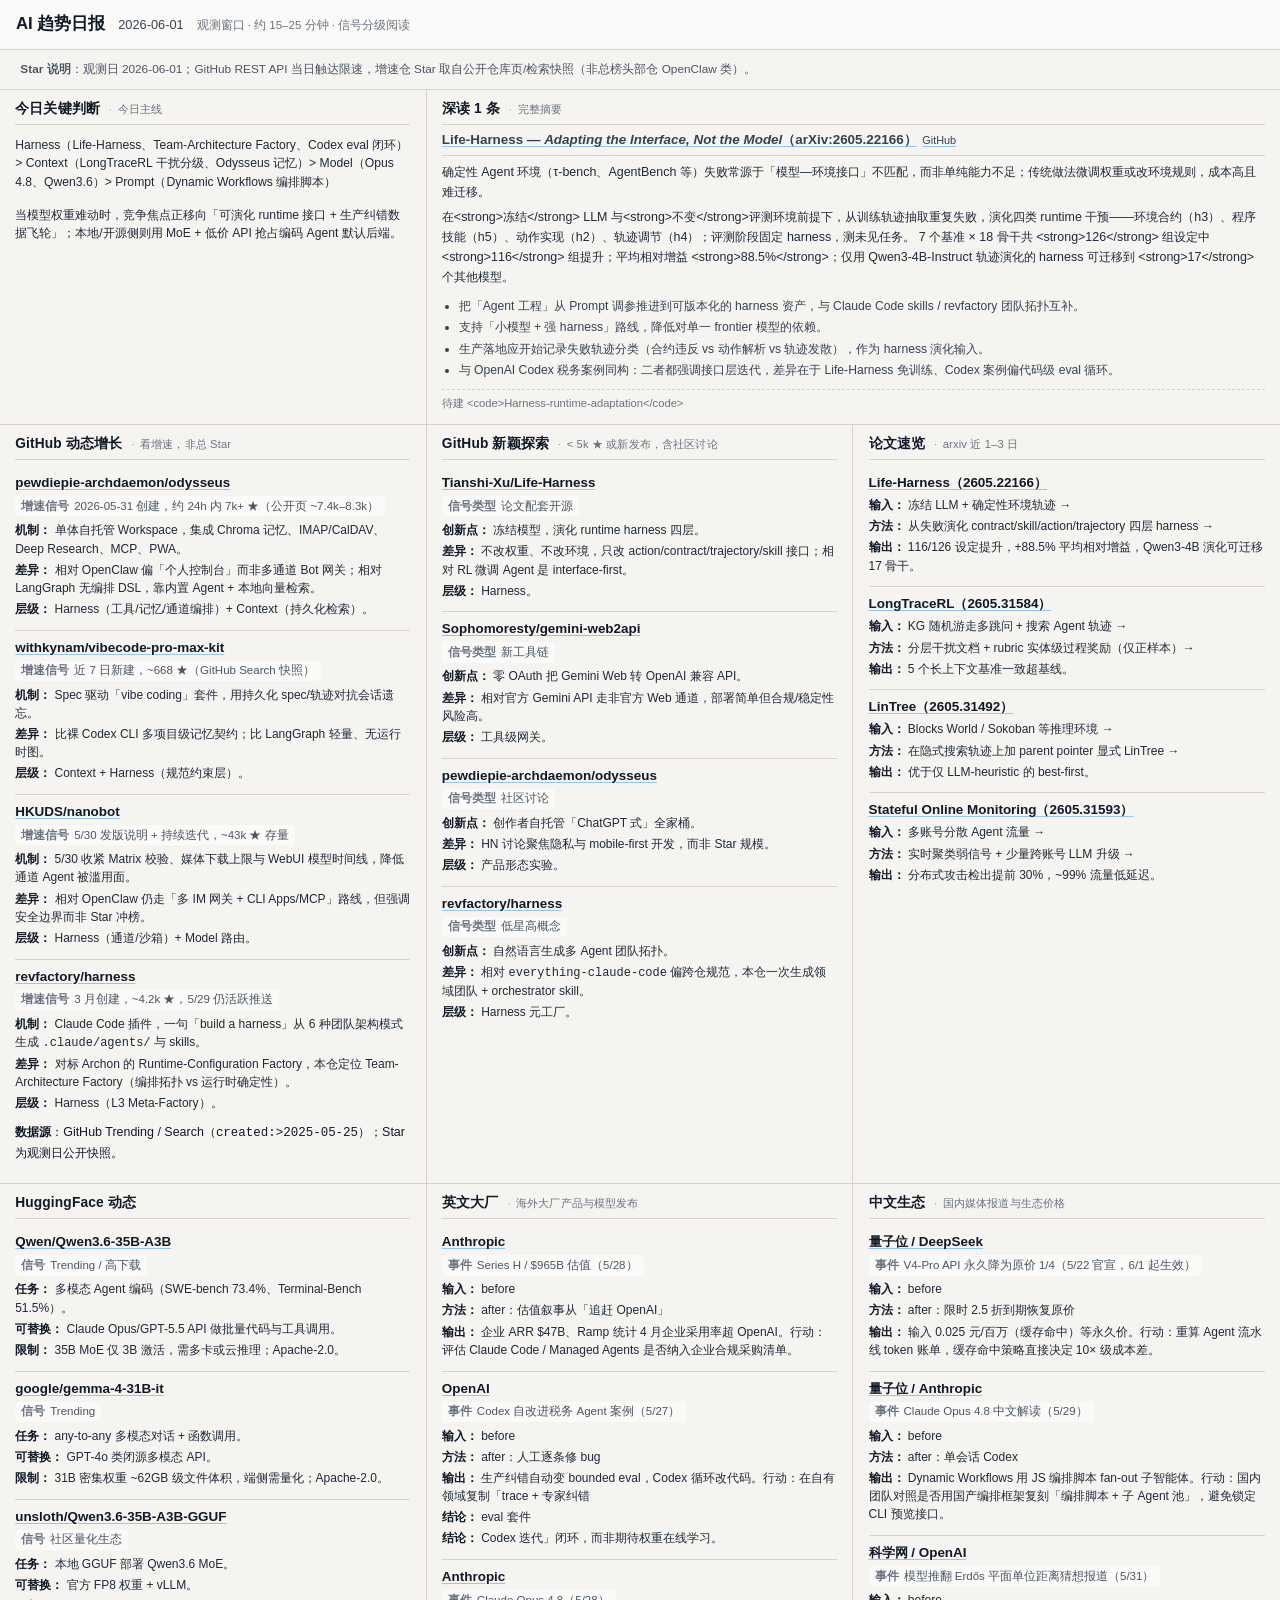
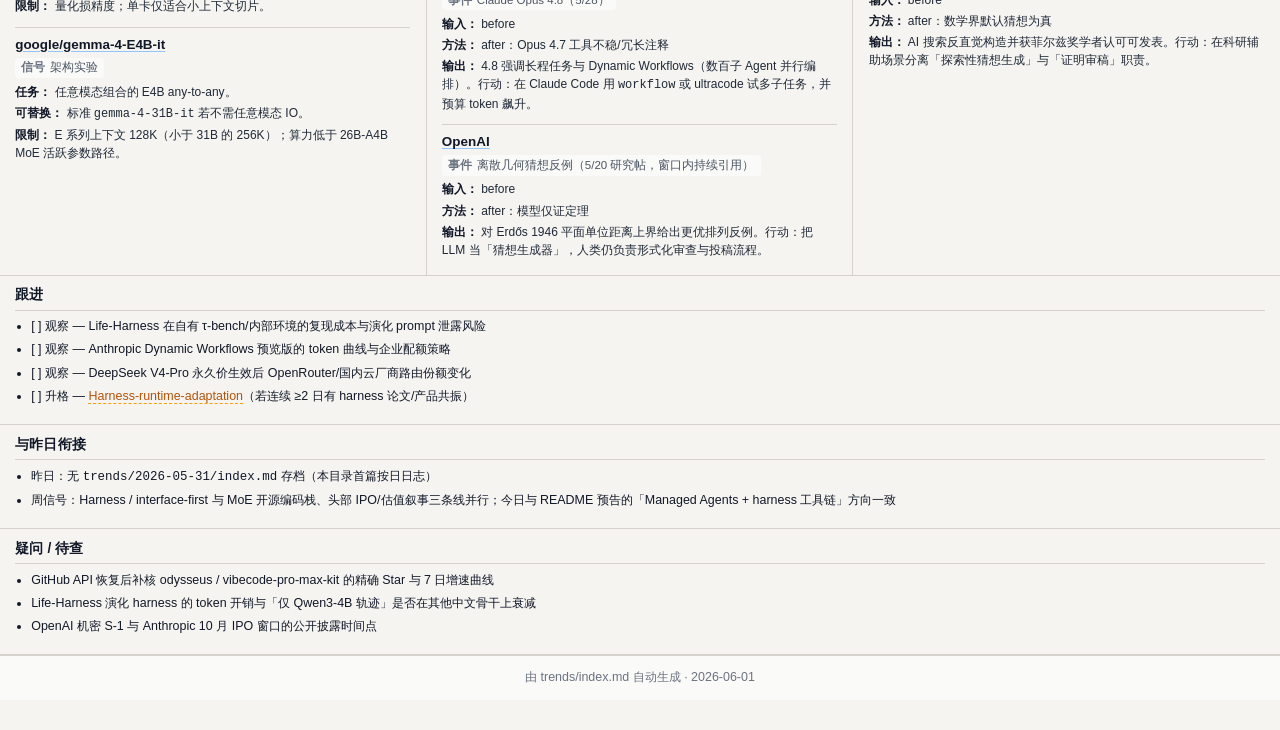
<file: trends/2026-06-01/index.html>
<!DOCTYPE html>
<html lang="zh-CN">
<head>
<meta charset="UTF-8">
<meta name="viewport" content="width=device-width, initial-scale=1">
<title>AI 趋势日报 — 2026-06-01</title>
<style>
:root {
  --bg: #f8f9fa;
  --paper: #f5f4f1;
  --rule: #d4d2cb;
  --text: #111827;
  --muted: #6b7280;
  --border: #d4d2cb;
  --accent: #ff6b3d;
  --link: #2563eb;
  --dir-fg: #9a3412;
  --dir-bg: #fff2e8;
  --sel-fg: #1e40af;
  --sel-bg: #eff6ff;
  --tool-fg: #065f46;
  --tool-bg: #ecfdf5;
}
* { box-sizing: border-box; }
body {
  font-family: "Inter", -apple-system, "PingFang SC", "Microsoft YaHei", sans-serif;
  font-size: 0.8125rem;
  background: #e2e0db;
  color: var(--text);
  line-height: 1.58;
  margin: 0;
}
.page-header {
  padding: 0.7rem 1rem;
  display: flex;
  flex-wrap: wrap;
  gap: 0.45rem 0.8rem;
  align-items: baseline;
  border-bottom: 1px solid var(--rule);
  background: #fafaf8;
}
.ph-title {
  font-size: 1.05rem;
  font-weight: 700;
  color: #111827;
}
.ph-date {
  color: #374151;
  font-size: 0.8rem;
}
.ph-meta {
  color: var(--muted);
  font-size: 0.72rem;
}
.wrap {
  display: grid;
  grid-template-columns: repeat(6, 1fr);
  column-gap: 0;
  row-gap: 0;
  align-items: stretch;
  width: 100%;
  max-width: none;
  margin: 0;
  padding: 0 0 2rem;
  background: var(--paper);
}
.wrap > * {
  grid-column: 1 / -1;
}
.section-github-growth { grid-column: 1 / 3; }
.section-github-novel { grid-column: 3 / 5; }
.section-papers { grid-column: 5 / 7; }
.section-huggingface { grid-column: 1 / 3; }
.section-bigtech-en { grid-column: 3 / 5; }
.section-bigtech-zh { grid-column: 5 / 7; }
.section-judgment { grid-column: 1 / 3; }
.section-deep { grid-column: 3 / 7; }
h2 {
  display: flex;
  flex-wrap: wrap;
  align-items: baseline;
  gap: 0.35rem 0.55rem;
  font-size: 0.86rem;
  font-weight: 700;
  margin: 0 0 0.4rem;
  padding: 0 0 0.32rem;
  border-bottom: 1px solid var(--rule);
  letter-spacing: 0.01em;
  line-height: 1.35;
}
.section-title {
  flex: 0 1 auto;
}
.section-intro {
  flex: 1 1 auto;
  font-size: 0.7rem;
  font-weight: 400;
  color: #6b7280;
  line-height: 1.4;
}
.section-intro::before {
  content: "·";
  margin-right: 0.35rem;
  color: #9ca3af;
}
h3 {
  font-size: 1.03rem;
  margin: 0.8rem 0 0.45rem;
  color: #374151;
}
.meta {
  display: flex;
  flex-wrap: wrap;
  gap: 0.35rem 0.55rem;
  align-items: center;
  font-size: 0.74rem;
  color: #4b5563;
  margin: 0;
  padding: 0.55rem 0.95rem;
  background: var(--paper);
  border-bottom: 1px solid var(--rule);
}
.meta .meta-item {
  padding: 0.08rem 0.32rem;
  border-bottom: none;
}
hr {
  display: none;
}
.section-block {
  min-width: 0;
  border-radius: 0;
  padding: 0.65rem 0.95rem 0.75rem;
  margin: 0;
  background: var(--paper);
  border-bottom: 1px solid var(--rule);
  border-right: 1px solid var(--rule);
}
.section-papers,
.section-bigtech-zh,
.section-deep,
.wrap > .section-block:not(.section-github-growth):not(.section-github-novel):not(.section-papers):not(.section-huggingface):not(.section-bigtech-en):not(.section-bigtech-zh):not(.section-judgment):not(.section-deep) {
  border-right: none;
}
p { margin: 0.45rem 0; font-size: 0.78rem; }
ul {
  margin: 0.35rem 0;
  padding-left: 1rem;
  font-size: 0.78rem;
}
li { margin: 0.22rem 0; }
.section-judgment p,
.section-judgment li {
  font-size: 0.76rem;
  line-height: 1.52;
  margin: 0.28rem 0;
}
.judgment-body {
  display: flex;
  flex-direction: column;
  gap: 0.35rem;
}
.judgment-prose {
  margin: 0;
  font-size: 0.78rem;
  line-height: 1.62;
  color: #1f2937;
}
.section-judgment ul {
  margin: 0.25rem 0;
}

.signal-list {
  display: flex;
  flex-direction: column;
  gap: 0;
  margin: 0.35rem 0 0;
  border-top: none;
}
.signal-card {
  padding: 0.5rem 0;
  margin: 0;
  border: none;
  border-bottom: 1px solid var(--rule);
}
.signal-card:last-child {
  border-bottom: none;
  padding-bottom: 0;
}
.signal-head-top {
  display: flex;
  flex-wrap: wrap;
  align-items: baseline;
  gap: 0.35rem 0.55rem;
  margin-bottom: 0.2rem;
}
.signal-title {
  font-size: 0.84rem;
  font-weight: 700;
  color: #111827;
  line-height: 1.4;
}
.signal-title a {
  color: inherit;
  text-decoration: underline;
  text-decoration-color: #93c5fd;
  text-underline-offset: 2px;
}
.signal-title a:hover {
  color: var(--link);
}
.signal-meta {
  display: flex;
  flex-wrap: wrap;
  gap: 0.3rem 0.45rem;
  margin-bottom: 0.3rem;
  font-size: 0.72rem;
  color: #4b5563;
  line-height: 1.48;
}
.signal-chip {
  background: rgba(255, 255, 255, 0.55);
  border-radius: 4px;
  padding: 0.1rem 0.38rem;
}
.confidence-low-chip {
  background: #f3f4f6;
  color: #6b7280;
}
.chip-label {
  color: #6b7280;
  font-weight: 600;
  margin-right: 0.15em;
}
.confidence-badge {
  font-size: 0.65rem;
  font-weight: 600;
  margin-left: 0.35rem;
  padding: 0.05rem 0.3rem;
  border-radius: 3px;
}
.confidence-high {
  color: #065f46;
  background: #ecfdf5;
}
.confidence-low {
  color: #6b7280;
  background: #f3f4f6;
}
.signal-body {
  font-size: 0.75rem;
  margin: 0.15rem 0 0.22rem;
}
.signal-body .kv-row {
  margin: 0.18rem 0;
}
.signal-plain {
  margin: 0;
  line-height: 1.65;
  color: #1f2937;
}
.signal-lead {
  margin: 0 0 0.2rem;
  font-size: 0.74rem;
  font-weight: 600;
  color: #374151;
  line-height: 1.45;
}
.signal-prose {
  margin: 0.2rem 0 0;
  line-height: 1.58;
  color: #1f2937;
}
.signal-prose-list {
  margin: 0.2rem 0 0;
  padding-left: 1.05rem;
  list-style: disc;
  color: #1f2937;
  font-size: 0.75rem;
  line-height: 1.55;
}
.signal-prose-list li {
  margin: 0.14rem 0;
}
.insight-action {
  margin: 0.35rem 0 0;
  padding: 0.28rem 0 0.28rem 0.45rem;
  border-left: 2px solid #93c5fd;
  font-size: 0.75rem;
  line-height: 1.52;
  color: #1e3a5f;
}
.insight-list {
  margin: 0.15rem 0 0.2rem;
  padding-left: 1rem;
  list-style: disc;
}
.insight-list li {
  margin: 0.12rem 0;
  line-height: 1.5;
}
.kv-row {
  margin: 0.18rem 0;
  line-height: 1.52;
  font-size: 0.75rem;
  color: #1f2937;
}
.field-label {
  font-weight: 700;
  color: #111827;
}
.field-label::after {
  content: "：";
  font-weight: 700;
}
.field-head {
  margin: 0.22rem 0 0.1rem;
  font-size: 0.76rem;
  font-weight: 700;
  color: #374151;
  line-height: 1.35;
}
.field-head::after {
  content: "：";
}

.badge-dir,
.badge-sel,
.badge-tool {
  display: inline-flex;
  align-items: center;
  border-radius: 999px;
  border: 1px solid transparent;
  padding: 0.08rem 0.52rem;
  font-size: 0.68rem;
  font-weight: 700;
  line-height: 1.35;
  white-space: nowrap;
}
.badge-dir { color: var(--dir-fg); background: var(--dir-bg); border-color: #fed7aa; }
.badge-sel { color: var(--sel-fg); background: var(--sel-bg); border-color: #bfdbfe; }
.badge-tool { color: var(--tool-fg); background: var(--tool-bg); border-color: #bbf7d0; }

.wikilink {
  color: #b45309;
  border-bottom: 1px dashed #f59e0b;
}

.deep-article {
  margin: 0.25rem 0 0;
  font-size: 0.75rem;
  line-height: 1.52;
}
.deep-head {
  display: flex;
  flex-wrap: wrap;
  align-items: baseline;
  gap: 0.3rem 0.45rem;
  margin-bottom: 0.35rem;
  padding-bottom: 0.32rem;
  border-bottom: 1px solid var(--rule);
}
.deep-title {
  margin: 0;
  font-size: 0.84rem;
  font-weight: 700;
  line-height: 1.4;
  flex: 1 1 12rem;
}
.deep-title a {
  color: inherit;
  text-decoration: underline;
  text-decoration-color: #93c5fd;
  text-underline-offset: 2px;
}
.deep-title a:hover {
  color: var(--link);
}
.deep-aux {
  font-size: 0.68rem;
  font-weight: 400;
  white-space: nowrap;
}
.deep-aux-link {
  color: var(--link);
  text-decoration: none;
  margin-left: 0.35rem;
}
.deep-aux-link:hover {
  text-decoration: underline;
}
.deep-body {
  display: flex;
  flex-direction: column;
  gap: 0.28rem;
}
.deep-prose {
  margin: 0;
  color: #1f2937;
  line-height: 1.62;
  font-size: 0.78rem;
}
.deep-prose-list {
  margin: 0.2rem 0 0;
  padding-left: 1.05rem;
  list-style: disc;
  font-size: 0.76rem;
  line-height: 1.55;
  color: #374151;
}
.deep-prose-list li {
  margin: 0.14rem 0;
}
.deep-foot {
  margin: 0.2rem 0 0;
  padding-top: 0.28rem;
  border-top: 1px dashed var(--rule);
  font-size: 0.7rem;
  color: #6b7280;
}

.footer {
  margin: 0;
  padding: 0.75rem 1.1rem;
  text-align: center;
  color: var(--muted);
  font-size: 0.78rem;
  background: #fafaf8;
  border-top: 1px solid var(--rule);
}

@media (max-width: 900px) {
  .wrap {
    display: block;
  }
  .section-block {
    border-right: none;
  }
}
@media (max-width: 760px) {
  .page-header { padding: 0.72rem 0.6rem; }
  .wrap { padding: 0 0 1.5rem; }
  .meta { padding: 0.55rem 0.75rem; }
  .section-block { padding: 0.55rem 0.7rem 0.65rem; }
}
</style>
</head>
<body>
<header class="page-header"><span class="ph-title">AI 趋势日报</span><span class="ph-date">2026-06-01</span><span class="ph-meta">观测窗口 · 约 15–25 分钟 · 信号分级阅读</span></header>
<div class="wrap">
<div class="meta"><span class="meta-item"><strong>Star 说明</strong>：观测日 2026-06-01；GitHub REST API 当日触达限速，增速仓 Star 取自公开仓库页/检索快照（非总榜头部仓 OpenClaw 类）。</span></div>
<hr>
<section class="section-block section-judgment"><h2 id="judgment"><span class="section-title">今日关键判断</span><span class="section-intro">今日主线</span></h2><div class="judgment-body"><p class="judgment-prose">Harness（Life-Harness、Team-Architecture Factory、Codex eval 闭环）&gt; Context（LongTraceRL 干扰分级、Odysseus 记忆）&gt; Model（Opus 4.8、Qwen3.6）&gt; Prompt（Dynamic Workflows 编排脚本）</p><p class="judgment-prose">当模型权重难动时，竞争焦点正移向「可演化 runtime 接口 + 生产纠错数据飞轮」；本地/开源侧则用 MoE + 低价 API 抢占编码 Agent 默认后端。</p></div></section><section class="section-block section-deep"><h2 id="deep-dive"><span class="section-title">深读 1 条</span><span class="section-intro">完整摘要</span></h2>
<article class="deep-article"><header class="deep-head"><h3 class="deep-title"><a href="https://arxiv.org/abs/2605.22166" target="_blank" rel="noopener">Life-Harness — <em>Adapting the Interface, Not the Model</em>（arXiv:2605.22166）</a><span class="deep-aux"><a class="deep-aux-link" href="https://github.com/Tianshi-Xu/Life-Harness" target="_blank" rel="noopener">GitHub</a></span></h3></header><div class="deep-body"><p class="deep-prose">确定性 Agent 环境（τ-bench、AgentBench 等）失败常源于「模型—环境接口」不匹配，而非单纯能力不足；传统做法微调权重或改环境规则，成本高且难迁移。</p><p class="deep-prose">在&lt;strong&gt;冻结&lt;/strong&gt; LLM 与&lt;strong&gt;不变&lt;/strong&gt;评测环境前提下，从训练轨迹抽取重复失败，演化四类 runtime 干预——环境合约（h3）、程序技能（h5）、动作实现（h2）、轨迹调节（h4）；评测阶段固定 harness，测未见任务。 7 个基准 × 18 骨干共 &lt;strong&gt;126&lt;/strong&gt; 组设定中 &lt;strong&gt;116&lt;/strong&gt; 组提升；平均相对增益 &lt;strong&gt;88.5%&lt;/strong&gt;；仅用 Qwen3-4B-Instruct 轨迹演化的 harness 可迁移到 &lt;strong&gt;17&lt;/strong&gt; 个其他模型。</p><ul class="deep-prose-list"><li>把「Agent 工程」从 Prompt 调参推进到可版本化的 harness 资产，与 Claude Code skills / revfactory 团队拓扑互补。</li><li>支持「小模型 + 强 harness」路线，降低对单一 frontier 模型的依赖。</li><li>生产落地应开始记录失败轨迹分类（合约违反 vs 动作解析 vs 轨迹发散），作为 harness 演化输入。</li><li>与 OpenAI Codex 税务案例同构：二者都强调接口层迭代，差异在于 Life-Harness 免训练、Codex 案例偏代码级 eval 循环。</li></ul><p class="deep-foot">待建 &lt;code&gt;Harness-runtime-adaptation&lt;/code&gt;</p></div></article>
</section><section class="section-block section-github-growth"><h2 id="github-growth"><span class="section-title">GitHub 动态增长</span><span class="section-intro">看增速，非总 Star</span></h2>
<div class="signal-list"><article class="signal-card"><header class="signal-head"><div class="signal-head-top"><strong class="signal-title"><a href="https://github.com/pewdiepie-archdaemon/odysseus" target="_blank" rel="noopener">pewdiepie-archdaemon/odysseus</a></strong></div><div class="signal-meta"><span class="signal-chip"><span class="chip-label">增速信号</span> 2026-05-31 创建，约 24h 内 7k+ ★（公开页 ~7.4k–8.3k）</span></div></header><div class="signal-body"><p class="kv-row"><strong class="field-label">机制</strong> 单体自托管 Workspace，集成 Chroma 记忆、IMAP/CalDAV、Deep Research、MCP、PWA。</p><p class="kv-row"><strong class="field-label">差异</strong> 相对 OpenClaw 偏「个人控制台」而非多通道 Bot 网关；相对 LangGraph 无编排 DSL，靠内置 Agent + 本地向量检索。</p><p class="kv-row"><strong class="field-label">层级</strong> Harness（工具/记忆/通道编排）+ Context（持久化检索）。</p></div></article><article class="signal-card"><header class="signal-head"><div class="signal-head-top"><strong class="signal-title"><a href="https://github.com/withkynam/vibecode-pro-max-kit" target="_blank" rel="noopener">withkynam/vibecode-pro-max-kit</a></strong></div><div class="signal-meta"><span class="signal-chip"><span class="chip-label">增速信号</span> 近 7 日新建，~668 ★（GitHub Search 快照）</span></div></header><div class="signal-body"><p class="kv-row"><strong class="field-label">机制</strong> Spec 驱动「vibe coding」套件，用持久化 spec/轨迹对抗会话遗忘。</p><p class="kv-row"><strong class="field-label">差异</strong> 比裸 Codex CLI 多项目级记忆契约；比 LangGraph 轻量、无运行时图。</p><p class="kv-row"><strong class="field-label">层级</strong> Context + Harness（规范约束层）。</p></div></article><article class="signal-card"><header class="signal-head"><div class="signal-head-top"><strong class="signal-title"><a href="https://github.com/HKUDS/nanobot" target="_blank" rel="noopener">HKUDS/nanobot</a></strong></div><div class="signal-meta"><span class="signal-chip"><span class="chip-label">增速信号</span> 5/30 发版说明 + 持续迭代，~43k ★ 存量</span></div></header><div class="signal-body"><p class="kv-row"><strong class="field-label">机制</strong> 5/30 收紧 Matrix 校验、媒体下载上限与 WebUI 模型时间线，降低通道 Agent 被滥用面。</p><p class="kv-row"><strong class="field-label">差异</strong> 相对 OpenClaw 仍走「多 IM 网关 + CLI Apps/MCP」路线，但强调安全边界而非 Star 冲榜。</p><p class="kv-row"><strong class="field-label">层级</strong> Harness（通道/沙箱）+ Model 路由。</p></div></article><article class="signal-card"><header class="signal-head"><div class="signal-head-top"><strong class="signal-title"><a href="https://github.com/revfactory/harness" target="_blank" rel="noopener">revfactory/harness</a></strong></div><div class="signal-meta"><span class="signal-chip"><span class="chip-label">增速信号</span> 3 月创建，~4.2k ★，5/29 仍活跃推送</span></div></header><div class="signal-body"><p class="kv-row"><strong class="field-label">机制</strong> Claude Code 插件，一句「build a harness」从 6 种团队架构模式生成 <code>.claude/agents/</code> 与 skills。</p><p class="kv-row"><strong class="field-label">差异</strong> 对标 Archon 的 Runtime-Configuration Factory，本仓定位 Team-Architecture Factory（编排拓扑 vs 运行时确定性）。</p><p class="kv-row"><strong class="field-label">层级</strong> Harness（L3 Meta-Factory）。</p></div></article></div>
<p><strong>数据源</strong>：GitHub Trending / Search（<code>created:&gt;2025-05-25</code>）；Star 为观测日公开快照。</p>
</section><section class="section-block section-github-novel"><h2 id="github-novel"><span class="section-title">GitHub 新颖探索</span><span class="section-intro">&lt; 5k ★ 或新发布，含社区讨论</span></h2>
<div class="signal-list"><article class="signal-card"><header class="signal-head"><div class="signal-head-top"><strong class="signal-title"><a href="https://github.com/Tianshi-Xu/Life-Harness" target="_blank" rel="noopener">Tianshi-Xu/Life-Harness</a></strong></div><div class="signal-meta"><span class="signal-chip"><span class="chip-label">信号类型</span> 论文配套开源</span></div></header><div class="signal-body"><p class="kv-row"><strong class="field-label">创新点</strong> 冻结模型，演化 runtime harness 四层。</p><p class="kv-row"><strong class="field-label">差异</strong> 不改权重、不改环境，只改 action/contract/trajectory/skill 接口；相对 RL 微调 Agent 是 interface-first。</p><p class="kv-row"><strong class="field-label">层级</strong> Harness。</p></div></article><article class="signal-card"><header class="signal-head"><div class="signal-head-top"><strong class="signal-title"><a href="https://github.com/Sophomoresty/gemini-web2api" target="_blank" rel="noopener">Sophomoresty/gemini-web2api</a></strong></div><div class="signal-meta"><span class="signal-chip"><span class="chip-label">信号类型</span> 新工具链</span></div></header><div class="signal-body"><p class="kv-row"><strong class="field-label">创新点</strong> 零 OAuth 把 Gemini Web 转 OpenAI 兼容 API。</p><p class="kv-row"><strong class="field-label">差异</strong> 相对官方 Gemini API 走非官方 Web 通道，部署简单但合规/稳定性风险高。</p><p class="kv-row"><strong class="field-label">层级</strong> 工具级网关。</p></div></article><article class="signal-card"><header class="signal-head"><div class="signal-head-top"><strong class="signal-title"><a href="https://github.com/pewdiepie-archdaemon/odysseus" target="_blank" rel="noopener">pewdiepie-archdaemon/odysseus</a></strong></div><div class="signal-meta"><span class="signal-chip"><span class="chip-label">信号类型</span> 社区讨论</span></div></header><div class="signal-body"><p class="kv-row"><strong class="field-label">创新点</strong> 创作者自托管「ChatGPT 式」全家桶。</p><p class="kv-row"><strong class="field-label">差异</strong> HN 讨论聚焦隐私与 mobile-first 开发，而非 Star 规模。</p><p class="kv-row"><strong class="field-label">层级</strong> 产品形态实验。</p></div></article><article class="signal-card"><header class="signal-head"><div class="signal-head-top"><strong class="signal-title"><a href="https://github.com/revfactory/harness" target="_blank" rel="noopener">revfactory/harness</a></strong></div><div class="signal-meta"><span class="signal-chip"><span class="chip-label">信号类型</span> 低星高概念</span></div></header><div class="signal-body"><p class="kv-row"><strong class="field-label">创新点</strong> 自然语言生成多 Agent 团队拓扑。</p><p class="kv-row"><strong class="field-label">差异</strong> 相对 <code>everything-claude-code</code> 偏跨仓规范，本仓一次生成领域团队 + orchestrator skill。</p><p class="kv-row"><strong class="field-label">层级</strong> Harness 元工厂。</p></div></article></div>
</section><section class="section-block section-papers"><h2 id="papers"><span class="section-title">论文速览</span><span class="section-intro">arxiv 近 1–3 日</span></h2>
<div class="signal-list"><article class="signal-card"><header class="signal-head"><div class="signal-head-top"><strong class="signal-title"><a href="https://arxiv.org/abs/2605.22166" target="_blank" rel="noopener">Life-Harness（2605.22166）</a></strong></div></header><div class="signal-body"><p class="kv-row"><strong class="field-label">输入</strong> 冻结 LLM + 确定性环境轨迹 →</p><p class="kv-row"><strong class="field-label">方法</strong> 从失败演化 contract/skill/action/trajectory 四层 harness →</p><p class="kv-row"><strong class="field-label">输出</strong> 116/126 设定提升，+88.5% 平均相对增益，Qwen3-4B 演化可迁移 17 骨干。</p></div></article><article class="signal-card"><header class="signal-head"><div class="signal-head-top"><strong class="signal-title"><a href="https://arxiv.org/abs/2605.31584" target="_blank" rel="noopener">LongTraceRL（2605.31584）</a></strong></div></header><div class="signal-body"><p class="kv-row"><strong class="field-label">输入</strong> KG 随机游走多跳问 + 搜索 Agent 轨迹 →</p><p class="kv-row"><strong class="field-label">方法</strong> 分层干扰文档 + rubric 实体级过程奖励（仅正样本）→</p><p class="kv-row"><strong class="field-label">输出</strong> 5 个长上下文基准一致超基线。</p></div></article><article class="signal-card"><header class="signal-head"><div class="signal-head-top"><strong class="signal-title"><a href="https://arxiv.org/abs/2605.31492" target="_blank" rel="noopener">LinTree（2605.31492）</a></strong></div></header><div class="signal-body"><p class="kv-row"><strong class="field-label">输入</strong> Blocks World / Sokoban 等推理环境 →</p><p class="kv-row"><strong class="field-label">方法</strong> 在隐式搜索轨迹上加 parent pointer 显式 LinTree →</p><p class="kv-row"><strong class="field-label">输出</strong> 优于仅 LLM-heuristic 的 best-first。</p></div></article><article class="signal-card"><header class="signal-head"><div class="signal-head-top"><strong class="signal-title"><a href="https://arxiv.org/abs/2605.31593" target="_blank" rel="noopener">Stateful Online Monitoring（2605.31593）</a></strong></div></header><div class="signal-body"><p class="kv-row"><strong class="field-label">输入</strong> 多账号分散 Agent 流量 →</p><p class="kv-row"><strong class="field-label">方法</strong> 实时聚类弱信号 + 少量跨账号 LLM 升级 →</p><p class="kv-row"><strong class="field-label">输出</strong> 分布式攻击检出提前 30%，~99% 流量低延迟。</p></div></article></div>
</section><section class="section-block section-huggingface"><h2 id="huggingface"><span class="section-title">HuggingFace 动态</span></h2>
<div class="signal-list"><article class="signal-card"><header class="signal-head"><div class="signal-head-top"><strong class="signal-title"><a href="https://huggingface.co/Qwen/Qwen3.6-35B-A3B" target="_blank" rel="noopener">Qwen/Qwen3.6-35B-A3B</a></strong></div><div class="signal-meta"><span class="signal-chip"><span class="chip-label">信号</span> Trending / 高下载</span></div></header><div class="signal-body"><p class="kv-row"><strong class="field-label">任务</strong> 多模态 Agent 编码（SWE-bench 73.4%、Terminal-Bench 51.5%）。</p><p class="kv-row"><strong class="field-label">可替换</strong> Claude Opus/GPT-5.5 API 做批量代码与工具调用。</p><p class="kv-row"><strong class="field-label">限制</strong> 35B MoE 仅 3B 激活，需多卡或云推理；Apache-2.0。</p></div></article><article class="signal-card"><header class="signal-head"><div class="signal-head-top"><strong class="signal-title"><a href="https://huggingface.co/google/gemma-4-31B-it" target="_blank" rel="noopener">google/gemma-4-31B-it</a></strong></div><div class="signal-meta"><span class="signal-chip"><span class="chip-label">信号</span> Trending</span></div></header><div class="signal-body"><p class="kv-row"><strong class="field-label">任务</strong> any-to-any 多模态对话 + 函数调用。</p><p class="kv-row"><strong class="field-label">可替换</strong> GPT-4o 类闭源多模态 API。</p><p class="kv-row"><strong class="field-label">限制</strong> 31B 密集权重 ~62GB 级文件体积，端侧需量化；Apache-2.0。</p></div></article><article class="signal-card"><header class="signal-head"><div class="signal-head-top"><strong class="signal-title"><a href="https://huggingface.co/unsloth/Qwen3.6-35B-A3B-GGUF" target="_blank" rel="noopener">unsloth/Qwen3.6-35B-A3B-GGUF</a></strong></div><div class="signal-meta"><span class="signal-chip"><span class="chip-label">信号</span> 社区量化生态</span></div></header><div class="signal-body"><p class="kv-row"><strong class="field-label">任务</strong> 本地 GGUF 部署 Qwen3.6 MoE。</p><p class="kv-row"><strong class="field-label">可替换</strong> 官方 FP8 权重 + vLLM。</p><p class="kv-row"><strong class="field-label">限制</strong> 量化损精度；单卡仅适合小上下文切片。</p></div></article><article class="signal-card"><header class="signal-head"><div class="signal-head-top"><strong class="signal-title"><a href="https://huggingface.co/google/gemma-4-E4B-it" target="_blank" rel="noopener">google/gemma-4-E4B-it</a></strong></div><div class="signal-meta"><span class="signal-chip"><span class="chip-label">信号</span> 架构实验</span></div></header><div class="signal-body"><p class="kv-row"><strong class="field-label">任务</strong> 任意模态组合的 E4B any-to-any。</p><p class="kv-row"><strong class="field-label">可替换</strong> 标准 <code>gemma-4-31B-it</code> 若不需任意模态 IO。</p><p class="kv-row"><strong class="field-label">限制</strong> E 系列上下文 128K（小于 31B 的 256K）；算力低于 26B-A4B MoE 活跃参数路径。</p></div></article></div>
</section><section class="section-block section-bigtech-en"><h2 id="bigtech-en"><span class="section-title">英文大厂</span><span class="section-intro">海外大厂产品与模型发布</span></h2><div class="signal-list"><article class="signal-card"><header class="signal-head"><div class="signal-head-top"><strong class="signal-title"><a href="https://www.anthropic.com/news/anthropic-raises-65b-in-series-h-funding-at-965b-post-money-valuation" target="_blank" rel="noopener">Anthropic</a></strong></div><div class="signal-meta"><span class="signal-chip"><span class="chip-label">事件</span> Series H / $965B 估值（5/28）</span></div></header><div class="signal-body"><p class="kv-row"><strong class="field-label">输入</strong> before</p><p class="kv-row"><strong class="field-label">方法</strong> after：估值叙事从「追赶 OpenAI」</p><p class="kv-row"><strong class="field-label">输出</strong> 企业 ARR $47B、Ramp 统计 4 月企业采用率超 OpenAI。行动：评估 Claude Code / Managed Agents 是否纳入企业合规采购清单。</p></div></article><article class="signal-card"><header class="signal-head"><div class="signal-head-top"><strong class="signal-title"><a href="https://openai.com/index/building-self-improving-tax-agents-with-codex/" target="_blank" rel="noopener">OpenAI</a></strong></div><div class="signal-meta"><span class="signal-chip"><span class="chip-label">事件</span> Codex 自改进税务 Agent 案例（5/27）</span></div></header><div class="signal-body"><p class="kv-row"><strong class="field-label">输入</strong> before</p><p class="kv-row"><strong class="field-label">方法</strong> after：人工逐条修 bug</p><p class="kv-row"><strong class="field-label">输出</strong> 生产纠错自动变 bounded eval，Codex 循环改代码。行动：在自有领域复制「trace + 专家纠错</p><p class="kv-row"><strong class="field-label">结论</strong> eval 套件</p><p class="kv-row"><strong class="field-label">结论</strong> Codex 迭代」闭环，而非期待权重在线学习。</p></div></article><article class="signal-card"><header class="signal-head"><div class="signal-head-top"><strong class="signal-title"><a href="https://www.anthropic.com/news/claude-opus-4-8" target="_blank" rel="noopener">Anthropic</a></strong></div><div class="signal-meta"><span class="signal-chip"><span class="chip-label">事件</span> Claude Opus 4.8（5/28）</span></div></header><div class="signal-body"><p class="kv-row"><strong class="field-label">输入</strong> before</p><p class="kv-row"><strong class="field-label">方法</strong> after：Opus 4.7 工具不稳/冗长注释</p><p class="kv-row"><strong class="field-label">输出</strong> 4.8 强调长程任务与 Dynamic Workflows（数百子 Agent 并行编排）。行动：在 Claude Code 用 <code>workflow</code> 或 ultracode 试多子任务，并预算 token 飙升。</p></div></article><article class="signal-card"><header class="signal-head"><div class="signal-head-top"><strong class="signal-title"><a href="https://openai.com/index/discrete-geometry-conjecture/" target="_blank" rel="noopener">OpenAI</a></strong></div><div class="signal-meta"><span class="signal-chip"><span class="chip-label">事件</span> 离散几何猜想反例（5/20 研究帖，窗口内持续引用）</span></div></header><div class="signal-body"><p class="kv-row"><strong class="field-label">输入</strong> before</p><p class="kv-row"><strong class="field-label">方法</strong> after：模型仅证定理</p><p class="kv-row"><strong class="field-label">输出</strong> 对 Erdős 1946 平面单位距离上界给出更优排列反例。行动：把 LLM 当「猜想生成器」，人类仍负责形式化审查与投稿流程。</p></div></article></div></section><section class="section-block section-bigtech-zh"><h2 id="bigtech-zh"><span class="section-title">中文生态</span><span class="section-intro">国内媒体报道与生态价格</span></h2><div class="signal-list"><article class="signal-card"><header class="signal-head"><div class="signal-head-top"><strong class="signal-title"><a href="https://www.qbitai.com/2026/05/423162.html" target="_blank" rel="noopener">量子位 / DeepSeek</a></strong></div><div class="signal-meta"><span class="signal-chip"><span class="chip-label">事件</span> V4-Pro API 永久降为原价 1/4（5/22 官宣，6/1 起生效）</span></div></header><div class="signal-body"><p class="kv-row"><strong class="field-label">输入</strong> before</p><p class="kv-row"><strong class="field-label">方法</strong> after：限时 2.5 折到期恢复原价</p><p class="kv-row"><strong class="field-label">输出</strong> 输入 0.025 元/百万（缓存命中）等永久价。行动：重算 Agent 流水线 token 账单，缓存命中策略直接决定 10× 级成本差。</p></div></article><article class="signal-card"><header class="signal-head"><div class="signal-head-top"><strong class="signal-title"><a href="https://www.qbitai.com/2026/05/426314.html" target="_blank" rel="noopener">量子位 / Anthropic</a></strong></div><div class="signal-meta"><span class="signal-chip"><span class="chip-label">事件</span> Claude Opus 4.8 中文解读（5/29）</span></div></header><div class="signal-body"><p class="kv-row"><strong class="field-label">输入</strong> before</p><p class="kv-row"><strong class="field-label">方法</strong> after：单会话 Codex</p><p class="kv-row"><strong class="field-label">输出</strong> Dynamic Workflows 用 JS 编排脚本 fan-out 子智能体。行动：国内团队对照是否用国产编排框架复刻「编排脚本 + 子 Agent 池」，避免锁定 CLI 预览接口。</p></div></article><article class="signal-card"><header class="signal-head"><div class="signal-head-top"><strong class="signal-title"><a href="https://news.sciencenet.cn/htmlnews/2026/5/565727.shtm" target="_blank" rel="noopener">科学网 / OpenAI</a></strong></div><div class="signal-meta"><span class="signal-chip"><span class="chip-label">事件</span> 模型推翻 Erdős 平面单位距离猜想报道（5/31）</span></div></header><div class="signal-body"><p class="kv-row"><strong class="field-label">输入</strong> before</p><p class="kv-row"><strong class="field-label">方法</strong> after：数学界默认猜想为真</p><p class="kv-row"><strong class="field-label">输出</strong> AI 搜索反直觉构造并获菲尔兹奖学者认可可发表。行动：在科研辅助场景分离「探索性猜想生成」与「证明审稿」职责。</p></div></article></div></section><section class="section-block"><h2 id="八-跟进"><span class="section-title">跟进</span></h2>
<ul>
<li>[ ] 观察 — Life-Harness 在自有 τ-bench/内部环境的复现成本与演化 prompt 泄露风险</li>
<li>[ ] 观察 — Anthropic Dynamic Workflows 预览版的 token 曲线与企业配额策略</li>
<li>[ ] 观察 — DeepSeek V4-Pro 永久价生效后 OpenRouter/国内云厂商路由份额变化</li>
<li>[ ] 升格 — <span class="wikilink" title="Harness-runtime-adaptation">Harness-runtime-adaptation</span>（若连续 ≥2 日有 harness 论文/产品共振）</li>
</ul>
</section><section class="section-block"><h2 id="九-与昨日衔接"><span class="section-title">与昨日衔接</span></h2>
<ul>
<li>昨日：无 <code>trends/2026-05-31/index.md</code> 存档（本目录首篇按日日志）</li>
<li>周信号：Harness / interface-first 与 MoE 开源编码栈、头部 IPO/估值叙事三条线并行；今日与 README 预告的「Managed Agents + harness 工具链」方向一致</li>
</ul>
</section><section class="section-block"><h2 id="十-疑问-待查"><span class="section-title">疑问 / 待查</span></h2>
<ul>
<li>GitHub API 恢复后补核 odysseus / vibecode-pro-max-kit 的精确 Star 与 7 日增速曲线</li>
<li>Life-Harness 演化 harness 的 token 开销与「仅 Qwen3-4B 轨迹」是否在其他中文骨干上衰减</li>
<li>OpenAI 机密 S-1 与 Anthropic 10 月 IPO 窗口的公开披露时间点</li>
</ul></section>
<p class="footer">由 trends/index.md 自动生成 · 2026-06-01</p>
</div>
</body>
</html>
</file>
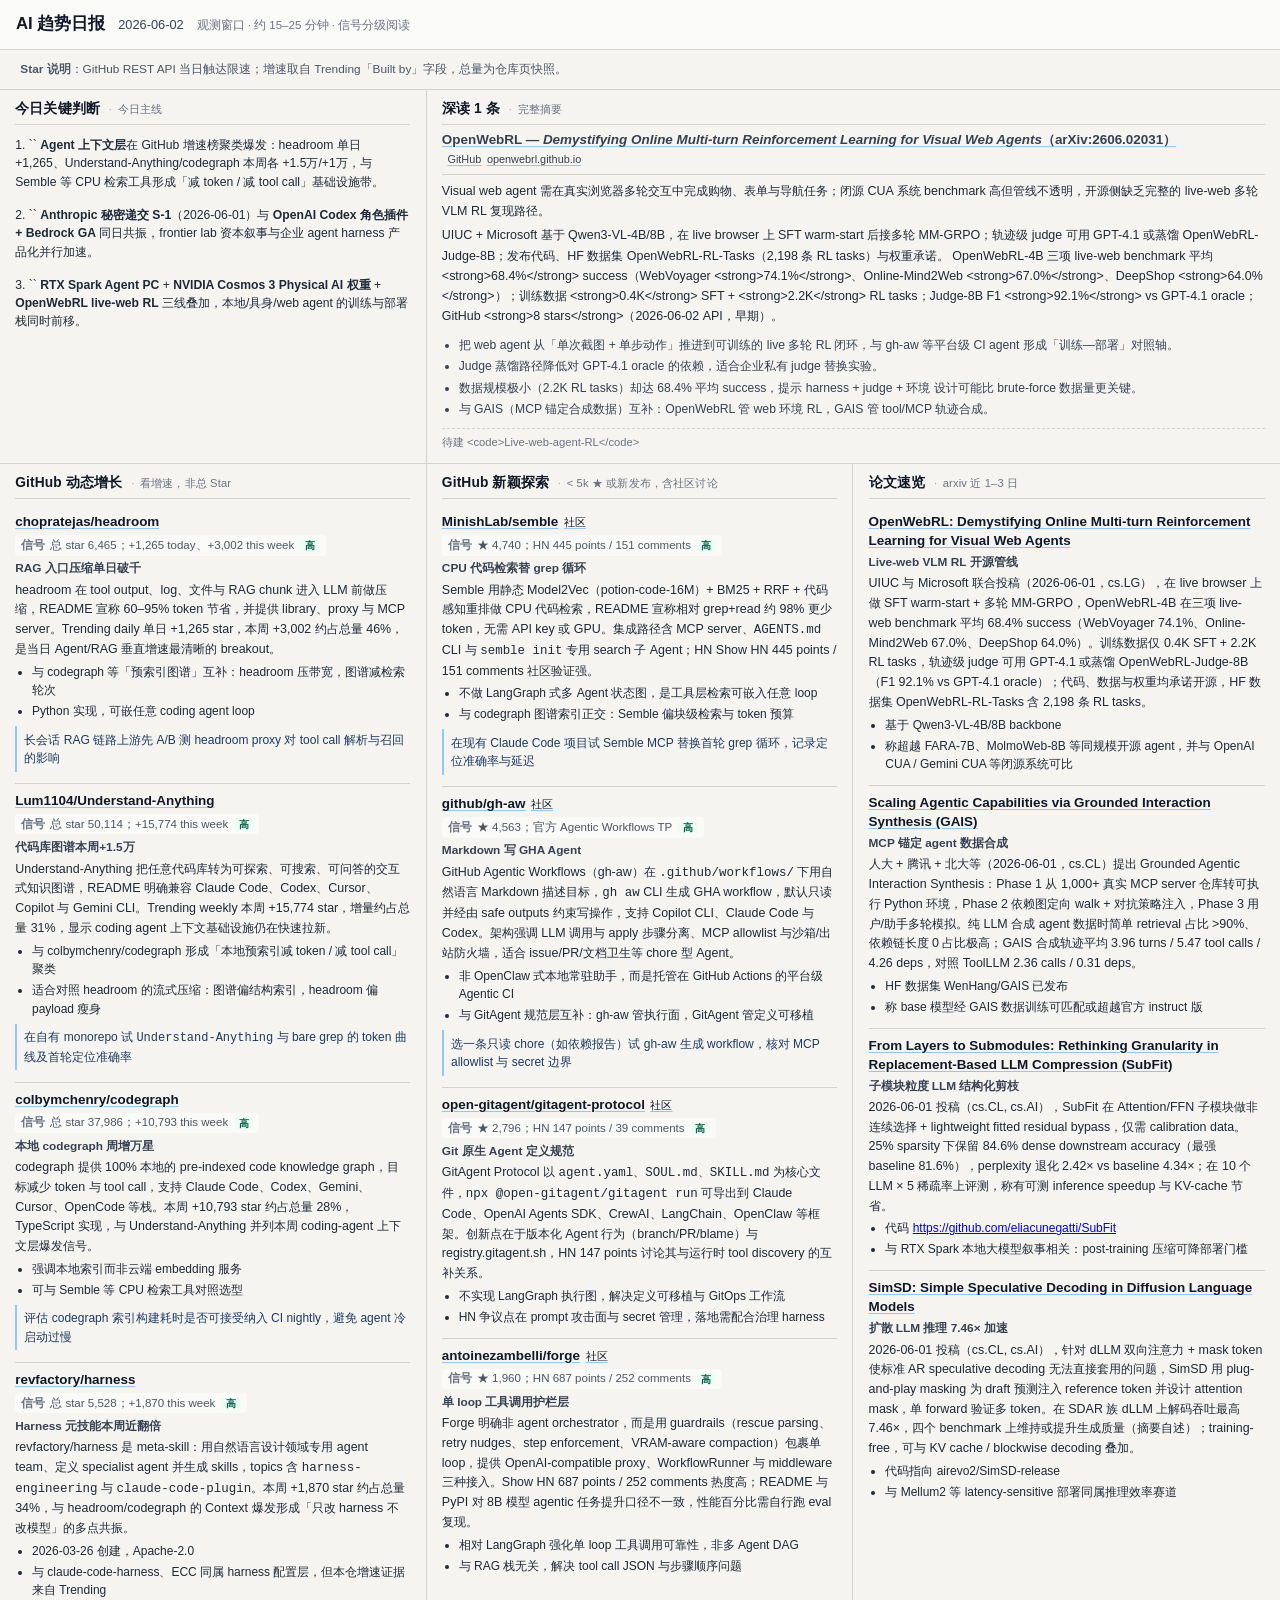
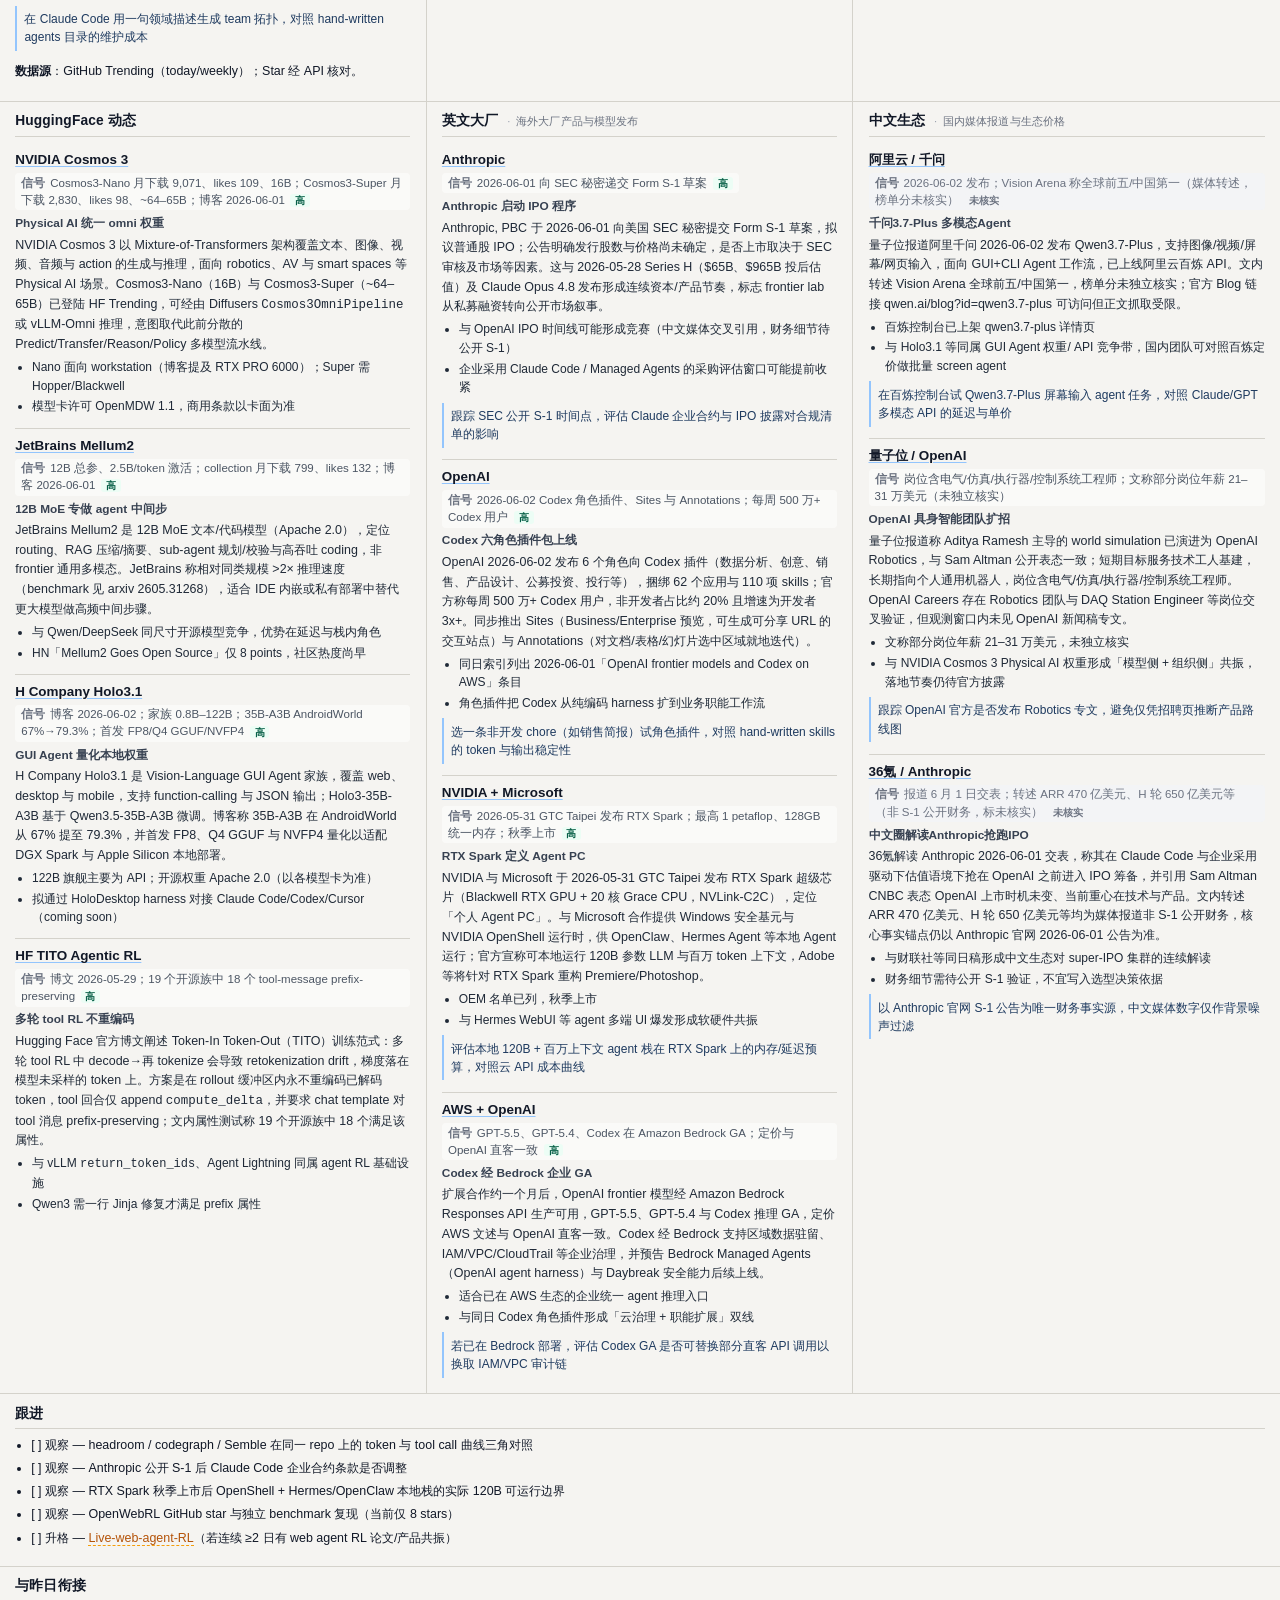
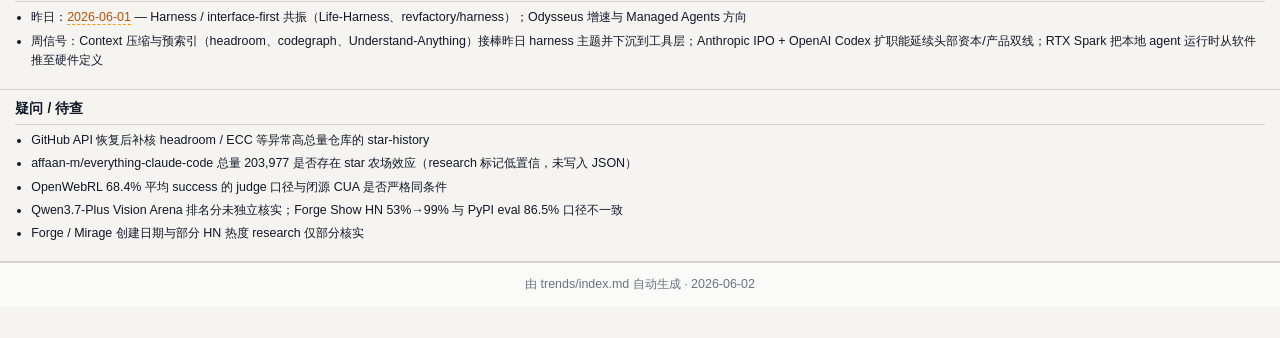
<file: trends/2026-06-02/index.html>
<!DOCTYPE html>
<html lang="zh-CN">
<head>
<meta charset="UTF-8">
<meta name="viewport" content="width=device-width, initial-scale=1">
<title>AI 趋势日报 — 2026-06-02</title>
<style>
:root {
  --bg: #f8f9fa;
  --paper: #f5f4f1;
  --rule: #d4d2cb;
  --text: #111827;
  --muted: #6b7280;
  --border: #d4d2cb;
  --accent: #ff6b3d;
  --link: #2563eb;
  --dir-fg: #9a3412;
  --dir-bg: #fff2e8;
  --sel-fg: #1e40af;
  --sel-bg: #eff6ff;
  --tool-fg: #065f46;
  --tool-bg: #ecfdf5;
}
* { box-sizing: border-box; }
body {
  font-family: "Inter", -apple-system, "PingFang SC", "Microsoft YaHei", sans-serif;
  font-size: 0.8125rem;
  background: #e2e0db;
  color: var(--text);
  line-height: 1.58;
  margin: 0;
}
.page-header {
  padding: 0.7rem 1rem;
  display: flex;
  flex-wrap: wrap;
  gap: 0.45rem 0.8rem;
  align-items: baseline;
  border-bottom: 1px solid var(--rule);
  background: #fafaf8;
}
.ph-title {
  font-size: 1.05rem;
  font-weight: 700;
  color: #111827;
}
.ph-date {
  color: #374151;
  font-size: 0.8rem;
}
.ph-meta {
  color: var(--muted);
  font-size: 0.72rem;
}
.wrap {
  display: grid;
  grid-template-columns: repeat(6, 1fr);
  column-gap: 0;
  row-gap: 0;
  align-items: stretch;
  width: 100%;
  max-width: none;
  margin: 0;
  padding: 0 0 2rem;
  background: var(--paper);
}
.wrap > * {
  grid-column: 1 / -1;
}
.section-github-growth { grid-column: 1 / 3; }
.section-github-novel { grid-column: 3 / 5; }
.section-papers { grid-column: 5 / 7; }
.section-huggingface { grid-column: 1 / 3; }
.section-bigtech-en { grid-column: 3 / 5; }
.section-bigtech-zh { grid-column: 5 / 7; }
.section-judgment { grid-column: 1 / 3; }
.section-deep { grid-column: 3 / 7; }
h2 {
  display: flex;
  flex-wrap: wrap;
  align-items: baseline;
  gap: 0.35rem 0.55rem;
  font-size: 0.86rem;
  font-weight: 700;
  margin: 0 0 0.4rem;
  padding: 0 0 0.32rem;
  border-bottom: 1px solid var(--rule);
  letter-spacing: 0.01em;
  line-height: 1.35;
}
.section-title {
  flex: 0 1 auto;
}
.section-intro {
  flex: 1 1 auto;
  font-size: 0.7rem;
  font-weight: 400;
  color: #6b7280;
  line-height: 1.4;
}
.section-intro::before {
  content: "·";
  margin-right: 0.35rem;
  color: #9ca3af;
}
h3 {
  font-size: 1.03rem;
  margin: 0.8rem 0 0.45rem;
  color: #374151;
}
.meta {
  display: flex;
  flex-wrap: wrap;
  gap: 0.35rem 0.55rem;
  align-items: center;
  font-size: 0.74rem;
  color: #4b5563;
  margin: 0;
  padding: 0.55rem 0.95rem;
  background: var(--paper);
  border-bottom: 1px solid var(--rule);
}
.meta .meta-item {
  padding: 0.08rem 0.32rem;
  border-bottom: none;
}
hr {
  display: none;
}
.section-block {
  min-width: 0;
  border-radius: 0;
  padding: 0.65rem 0.95rem 0.75rem;
  margin: 0;
  background: var(--paper);
  border-bottom: 1px solid var(--rule);
  border-right: 1px solid var(--rule);
}
.section-papers,
.section-bigtech-zh,
.section-deep,
.wrap > .section-block:not(.section-github-growth):not(.section-github-novel):not(.section-papers):not(.section-huggingface):not(.section-bigtech-en):not(.section-bigtech-zh):not(.section-judgment):not(.section-deep) {
  border-right: none;
}
p { margin: 0.45rem 0; font-size: 0.78rem; }
ul {
  margin: 0.35rem 0;
  padding-left: 1rem;
  font-size: 0.78rem;
}
li { margin: 0.22rem 0; }
.section-judgment p,
.section-judgment li {
  font-size: 0.76rem;
  line-height: 1.52;
  margin: 0.28rem 0;
}
.judgment-body {
  display: flex;
  flex-direction: column;
  gap: 0.35rem;
}
.judgment-prose {
  margin: 0;
  font-size: 0.78rem;
  line-height: 1.62;
  color: #1f2937;
}
.section-judgment ul {
  margin: 0.25rem 0;
}

.signal-list {
  display: flex;
  flex-direction: column;
  gap: 0;
  margin: 0.35rem 0 0;
  border-top: none;
}
.signal-card {
  padding: 0.5rem 0;
  margin: 0;
  border: none;
  border-bottom: 1px solid var(--rule);
}
.signal-card:last-child {
  border-bottom: none;
  padding-bottom: 0;
}
.signal-head-top {
  display: flex;
  flex-wrap: wrap;
  align-items: baseline;
  gap: 0.35rem 0.55rem;
  margin-bottom: 0.2rem;
}
.signal-title {
  font-size: 0.84rem;
  font-weight: 700;
  color: #111827;
  line-height: 1.4;
}
.signal-title a {
  color: inherit;
  text-decoration: underline;
  text-decoration-color: #93c5fd;
  text-underline-offset: 2px;
}
.signal-title a:hover {
  color: var(--link);
}
.signal-meta {
  display: flex;
  flex-wrap: wrap;
  gap: 0.3rem 0.45rem;
  margin-bottom: 0.3rem;
  font-size: 0.72rem;
  color: #4b5563;
  line-height: 1.48;
}
.signal-chip {
  background: rgba(255, 255, 255, 0.55);
  border-radius: 4px;
  padding: 0.1rem 0.38rem;
}
.confidence-low-chip {
  background: #f3f4f6;
  color: #6b7280;
}
.chip-label {
  color: #6b7280;
  font-weight: 600;
  margin-right: 0.15em;
}
.confidence-badge {
  font-size: 0.65rem;
  font-weight: 600;
  margin-left: 0.35rem;
  padding: 0.05rem 0.3rem;
  border-radius: 3px;
}
.confidence-high {
  color: #065f46;
  background: #ecfdf5;
}
.confidence-low {
  color: #6b7280;
  background: #f3f4f6;
}
.signal-body {
  font-size: 0.75rem;
  margin: 0.15rem 0 0.22rem;
}
.signal-body .kv-row {
  margin: 0.18rem 0;
}
.signal-plain {
  margin: 0;
  line-height: 1.65;
  color: #1f2937;
}
.signal-lead {
  margin: 0 0 0.2rem;
  font-size: 0.74rem;
  font-weight: 600;
  color: #374151;
  line-height: 1.45;
}
.signal-prose {
  margin: 0.2rem 0 0;
  line-height: 1.58;
  color: #1f2937;
}
.signal-prose-list {
  margin: 0.2rem 0 0;
  padding-left: 1.05rem;
  list-style: disc;
  color: #1f2937;
  font-size: 0.75rem;
  line-height: 1.55;
}
.signal-prose-list li {
  margin: 0.14rem 0;
}
.insight-action {
  margin: 0.35rem 0 0;
  padding: 0.28rem 0 0.28rem 0.45rem;
  border-left: 2px solid #93c5fd;
  font-size: 0.75rem;
  line-height: 1.52;
  color: #1e3a5f;
}
.insight-list {
  margin: 0.15rem 0 0.2rem;
  padding-left: 1rem;
  list-style: disc;
}
.insight-list li {
  margin: 0.12rem 0;
  line-height: 1.5;
}
.kv-row {
  margin: 0.18rem 0;
  line-height: 1.52;
  font-size: 0.75rem;
  color: #1f2937;
}
.field-label {
  font-weight: 700;
  color: #111827;
}
.field-label::after {
  content: "：";
  font-weight: 700;
}
.field-head {
  margin: 0.22rem 0 0.1rem;
  font-size: 0.76rem;
  font-weight: 700;
  color: #374151;
  line-height: 1.35;
}
.field-head::after {
  content: "：";
}

.badge-dir,
.badge-sel,
.badge-tool {
  display: inline-flex;
  align-items: center;
  border-radius: 999px;
  border: 1px solid transparent;
  padding: 0.08rem 0.52rem;
  font-size: 0.68rem;
  font-weight: 700;
  line-height: 1.35;
  white-space: nowrap;
}
.badge-dir { color: var(--dir-fg); background: var(--dir-bg); border-color: #fed7aa; }
.badge-sel { color: var(--sel-fg); background: var(--sel-bg); border-color: #bfdbfe; }
.badge-tool { color: var(--tool-fg); background: var(--tool-bg); border-color: #bbf7d0; }

.wikilink {
  color: #b45309;
  border-bottom: 1px dashed #f59e0b;
}

.deep-article {
  margin: 0.25rem 0 0;
  font-size: 0.75rem;
  line-height: 1.52;
}
.deep-head {
  display: flex;
  flex-wrap: wrap;
  align-items: baseline;
  gap: 0.3rem 0.45rem;
  margin-bottom: 0.35rem;
  padding-bottom: 0.32rem;
  border-bottom: 1px solid var(--rule);
}
.deep-title {
  margin: 0;
  font-size: 0.84rem;
  font-weight: 700;
  line-height: 1.4;
  flex: 1 1 12rem;
}
.deep-title a {
  color: inherit;
  text-decoration: underline;
  text-decoration-color: #93c5fd;
  text-underline-offset: 2px;
}
.deep-title a:hover {
  color: var(--link);
}
.deep-aux {
  font-size: 0.68rem;
  font-weight: 400;
  white-space: nowrap;
}
.deep-aux-link {
  color: var(--link);
  text-decoration: none;
  margin-left: 0.35rem;
}
.deep-aux-link:hover {
  text-decoration: underline;
}
.deep-body {
  display: flex;
  flex-direction: column;
  gap: 0.28rem;
}
.deep-prose {
  margin: 0;
  color: #1f2937;
  line-height: 1.62;
  font-size: 0.78rem;
}
.deep-prose-list {
  margin: 0.2rem 0 0;
  padding-left: 1.05rem;
  list-style: disc;
  font-size: 0.76rem;
  line-height: 1.55;
  color: #374151;
}
.deep-prose-list li {
  margin: 0.14rem 0;
}
.deep-foot {
  margin: 0.2rem 0 0;
  padding-top: 0.28rem;
  border-top: 1px dashed var(--rule);
  font-size: 0.7rem;
  color: #6b7280;
}

.footer {
  margin: 0;
  padding: 0.75rem 1.1rem;
  text-align: center;
  color: var(--muted);
  font-size: 0.78rem;
  background: #fafaf8;
  border-top: 1px solid var(--rule);
}

@media (max-width: 900px) {
  .wrap {
    display: block;
  }
  .section-block {
    border-right: none;
  }
}
@media (max-width: 760px) {
  .page-header { padding: 0.72rem 0.6rem; }
  .wrap { padding: 0 0 1.5rem; }
  .meta { padding: 0.55rem 0.75rem; }
  .section-block { padding: 0.55rem 0.7rem 0.65rem; }
}
</style>
</head>
<body>
<header class="page-header"><span class="ph-title">AI 趋势日报</span><span class="ph-date">2026-06-02</span><span class="ph-meta">观测窗口 · 约 15–25 分钟 · 信号分级阅读</span></header>
<div class="wrap">
<div class="meta"><span class="meta-item"><strong>Star 说明</strong>：GitHub REST API 当日触达限速；增速取自 Trending「Built by」字段，总量为仓库页快照。</span></div>
<hr>
<section class="section-block section-judgment"><h2 id="judgment"><span class="section-title">今日关键判断</span><span class="section-intro">今日主线</span></h2><div class="judgment-body"><p class="judgment-prose">1. `` <strong>Agent 上下文层</strong>在 GitHub 增速榜聚类爆发：headroom 单日 +1,265、Understand-Anything/codegraph 本周各 +1.5万/+1万，与 Semble 等 CPU 检索工具形成「减 token / 减 tool call」基础设施带。</p><p class="judgment-prose">2. `` <strong>Anthropic 秘密递交 S-1</strong>（2026-06-01）与 <strong>OpenAI Codex 角色插件 + Bedrock GA</strong> 同日共振，frontier lab 资本叙事与企业 agent harness 产品化并行加速。</p><p class="judgment-prose">3. `` <strong>RTX Spark Agent PC</strong> + <strong>NVIDIA Cosmos 3 Physical AI 权重</strong> + <strong>OpenWebRL live-web RL</strong> 三线叠加，本地/具身/web agent 的训练与部署栈同时前移。</p></div></section><section class="section-block section-deep"><h2 id="deep-dive"><span class="section-title">深读 1 条</span><span class="section-intro">完整摘要</span></h2>
<article class="deep-article"><header class="deep-head"><h3 class="deep-title"><a href="https://arxiv.org/abs/2606.02031" target="_blank" rel="noopener">OpenWebRL — <em>Demystifying Online Multi-turn Reinforcement Learning for Visual Web Agents</em>（arXiv:2606.02031）</a><span class="deep-aux"><a class="deep-aux-link" href="https://github.com/OpenWebRL/OpenWebRL" target="_blank" rel="noopener">GitHub</a><a class="deep-aux-link" href="https://openwebrl.github.io/" target="_blank" rel="noopener">openwebrl.github.io</a></span></h3></header><div class="deep-body"><p class="deep-prose">Visual web agent 需在真实浏览器多轮交互中完成购物、表单与导航任务；闭源 CUA 系统 benchmark 高但管线不透明，开源侧缺乏完整的 live-web 多轮 VLM RL 复现路径。</p><p class="deep-prose">UIUC + Microsoft 基于 Qwen3-VL-4B/8B，在 live browser 上 SFT warm-start 后接多轮 MM-GRPO；轨迹级 judge 可用 GPT-4.1 或蒸馏 OpenWebRL-Judge-8B；发布代码、HF 数据集 OpenWebRL-RL-Tasks（2,198 条 RL tasks）与权重承诺。 OpenWebRL-4B 三项 live-web benchmark 平均 &lt;strong&gt;68.4%&lt;/strong&gt; success（WebVoyager &lt;strong&gt;74.1%&lt;/strong&gt;、Online-Mind2Web &lt;strong&gt;67.0%&lt;/strong&gt;、DeepShop &lt;strong&gt;64.0%&lt;/strong&gt;）；训练数据 &lt;strong&gt;0.4K&lt;/strong&gt; SFT + &lt;strong&gt;2.2K&lt;/strong&gt; RL tasks；Judge-8B F1 &lt;strong&gt;92.1%&lt;/strong&gt; vs GPT-4.1 oracle；GitHub &lt;strong&gt;8 stars&lt;/strong&gt;（2026-06-02 API，早期）。</p><ul class="deep-prose-list"><li>把 web agent 从「单次截图 + 单步动作」推进到可训练的 live 多轮 RL 闭环，与 gh-aw 等平台级 CI agent 形成「训练—部署」对照轴。</li><li>Judge 蒸馏路径降低对 GPT-4.1 oracle 的依赖，适合企业私有 judge 替换实验。</li><li>数据规模极小（2.2K RL tasks）却达 68.4% 平均 success，提示 harness + judge + 环境 设计可能比 brute-force 数据量更关键。</li><li>与 GAIS（MCP 锚定合成数据）互补：OpenWebRL 管 web 环境 RL，GAIS 管 tool/MCP 轨迹合成。</li></ul><p class="deep-foot">待建 &lt;code&gt;Live-web-agent-RL&lt;/code&gt;</p></div></article>
</section><section class="section-block section-github-growth"><h2 id="github-growth"><span class="section-title">GitHub 动态增长</span><span class="section-intro">看增速，非总 Star</span></h2>
<div class="signal-list"><article class="signal-card"><header class="signal-head"><div class="signal-head-top"><strong class="signal-title"><a href="https://github.com/chopratejas/headroom" target="_blank" rel="noopener">chopratejas/headroom</a></strong></div><div class="signal-meta"><span class="signal-chip"><span class="chip-label">信号</span> 总 star 6,465；+1,265 today、+3,002 this week<span class="confidence-badge confidence-high">高</span></span></div></header><div class="signal-body"><p class="signal-lead">RAG 入口压缩单日破千</p><p class="signal-prose">headroom 在 tool output、log、文件与 RAG chunk 进入 LLM 前做压缩，README 宣称 60–95% token 节省，并提供 library、proxy 与 MCP server。Trending daily 单日 +1,265 star，本周 +3,002 约占总量 46%，是当日 Agent/RAG 垂直增速最清晰的 breakout。</p><ul class="signal-prose-list"><li>与 codegraph 等「预索引图谱」互补：headroom 压带宽，图谱减检索轮次</li><li>Python 实现，可嵌任意 coding agent loop</li></ul><p class="insight-action">长会话 RAG 链路上游先 A/B 测 headroom proxy 对 tool call 解析与召回的影响</p></div></article><article class="signal-card"><header class="signal-head"><div class="signal-head-top"><strong class="signal-title"><a href="https://github.com/Lum1104/Understand-Anything" target="_blank" rel="noopener">Lum1104/Understand-Anything</a></strong></div><div class="signal-meta"><span class="signal-chip"><span class="chip-label">信号</span> 总 star 50,114；+15,774 this week<span class="confidence-badge confidence-high">高</span></span></div></header><div class="signal-body"><p class="signal-lead">代码库图谱本周+1.5万</p><p class="signal-prose">Understand-Anything 把任意代码库转为可探索、可搜索、可问答的交互式知识图谱，README 明确兼容 Claude Code、Codex、Cursor、Copilot 与 Gemini CLI。Trending weekly 本周 +15,774 star，增量约占总量 31%，显示 coding agent 上下文基础设施仍在快速拉新。</p><ul class="signal-prose-list"><li>与 colbymchenry/codegraph 形成「本地预索引减 token / 减 tool call」聚类</li><li>适合对照 headroom 的流式压缩：图谱偏结构索引，headroom 偏 payload 瘦身</li></ul><p class="insight-action">在自有 monorepo 试 <code>Understand-Anything</code> 与 bare grep 的 token 曲线及首轮定位准确率</p></div></article><article class="signal-card"><header class="signal-head"><div class="signal-head-top"><strong class="signal-title"><a href="https://github.com/colbymchenry/codegraph" target="_blank" rel="noopener">colbymchenry/codegraph</a></strong></div><div class="signal-meta"><span class="signal-chip"><span class="chip-label">信号</span> 总 star 37,986；+10,793 this week<span class="confidence-badge confidence-high">高</span></span></div></header><div class="signal-body"><p class="signal-lead">本地 codegraph 周增万星</p><p class="signal-prose">codegraph 提供 100% 本地的 pre-indexed code knowledge graph，目标减少 token 与 tool call，支持 Claude Code、Codex、Gemini、Cursor、OpenCode 等栈。本周 +10,793 star 约占总量 28%，TypeScript 实现，与 Understand-Anything 并列本周 coding-agent 上下文层爆发信号。</p><ul class="signal-prose-list"><li>强调本地索引而非云端 embedding 服务</li><li>可与 Semble 等 CPU 检索工具对照选型</li></ul><p class="insight-action">评估 codegraph 索引构建耗时是否可接受纳入 CI nightly，避免 agent 冷启动过慢</p></div></article><article class="signal-card"><header class="signal-head"><div class="signal-head-top"><strong class="signal-title"><a href="https://github.com/revfactory/harness" target="_blank" rel="noopener">revfactory/harness</a></strong></div><div class="signal-meta"><span class="signal-chip"><span class="chip-label">信号</span> 总 star 5,528；+1,870 this week<span class="confidence-badge confidence-high">高</span></span></div></header><div class="signal-body"><p class="signal-lead">Harness 元技能本周近翻倍</p><p class="signal-prose">revfactory/harness 是 meta-skill：用自然语言设计领域专用 agent team、定义 specialist agent 并生成 skills，topics 含 <code>harness-engineering</code> 与 <code>claude-code-plugin</code>。本周 +1,870 star 约占总量 34%，与 headroom/codegraph 的 Context 爆发形成「只改 harness 不改模型」的多点共振。</p><ul class="signal-prose-list"><li>2026-03-26 创建，Apache-2.0</li><li>与 claude-code-harness、ECC 同属 harness 配置层，但本仓增速证据来自 Trending</li></ul><p class="insight-action">在 Claude Code 用一句领域描述生成 team 拓扑，对照 hand-written agents 目录的维护成本</p></div></article></div>
<p><strong>数据源</strong>：GitHub Trending（today/weekly）；Star 经 API 核对。</p>
</section><section class="section-block section-github-novel"><h2 id="github-novel"><span class="section-title">GitHub 新颖探索</span><span class="section-intro">&lt; 5k ★ 或新发布，含社区讨论</span></h2>
<div class="signal-list"><article class="signal-card"><header class="signal-head"><div class="signal-head-top"><strong class="signal-title"><a href="https://github.com/MinishLab/semble" target="_blank" rel="noopener">MinishLab/semble</a><span class="deep-aux"><a class="deep-aux-link" href="https://news.ycombinator.com/item?id=48169874" target="_blank" rel="noopener">社区</a></span></strong></div><div class="signal-meta"><span class="signal-chip"><span class="chip-label">信号</span> ★ 4,740；HN 445 points / 151 comments<span class="confidence-badge confidence-high">高</span></span></div></header><div class="signal-body"><p class="signal-lead">CPU 代码检索替 grep 循环</p><p class="signal-prose">Semble 用静态 Model2Vec（potion-code-16M）+ BM25 + RRF + 代码感知重排做 CPU 代码检索，README 宣称相对 grep+read 约 98% 更少 token，无需 API key 或 GPU。集成路径含 MCP server、<code>AGENTS.md</code> CLI 与 <code>semble init</code> 专用 search 子 Agent；HN Show HN 445 points / 151 comments 社区验证强。</p><ul class="signal-prose-list"><li>不做 LangGraph 式多 Agent 状态图，是工具层检索可嵌入任意 loop</li><li>与 codegraph 图谱索引正交：Semble 偏块级检索与 token 预算</li></ul><p class="insight-action">在现有 Claude Code 项目试 Semble MCP 替换首轮 grep 循环，记录定位准确率与延迟</p></div></article><article class="signal-card"><header class="signal-head"><div class="signal-head-top"><strong class="signal-title"><a href="https://github.com/github/gh-aw" target="_blank" rel="noopener">github/gh-aw</a><span class="deep-aux"><a class="deep-aux-link" href="https://news.ycombinator.com/item?id=46934107" target="_blank" rel="noopener">社区</a></span></strong></div><div class="signal-meta"><span class="signal-chip"><span class="chip-label">信号</span> ★ 4,563；官方 Agentic Workflows TP<span class="confidence-badge confidence-high">高</span></span></div></header><div class="signal-body"><p class="signal-lead">Markdown 写 GHA Agent</p><p class="signal-prose">GitHub Agentic Workflows（gh-aw）在 <code>.github/workflows/</code> 下用自然语言 Markdown 描述目标，<code>gh aw</code> CLI 生成 GHA workflow，默认只读并经由 safe outputs 约束写操作，支持 Copilot CLI、Claude Code 与 Codex。架构强调 LLM 调用与 apply 步骤分离、MCP allowlist 与沙箱/出站防火墙，适合 issue/PR/文档卫生等 chore 型 Agent。</p><ul class="signal-prose-list"><li>非 OpenClaw 式本地常驻助手，而是托管在 GitHub Actions 的平台级 Agentic CI</li><li>与 GitAgent 规范层互补：gh-aw 管执行面，GitAgent 管定义可移植</li></ul><p class="insight-action">选一条只读 chore（如依赖报告）试 gh-aw 生成 workflow，核对 MCP allowlist 与 secret 边界</p></div></article><article class="signal-card"><header class="signal-head"><div class="signal-head-top"><strong class="signal-title"><a href="https://github.com/open-gitagent/gitagent-protocol" target="_blank" rel="noopener">open-gitagent/gitagent-protocol</a><span class="deep-aux"><a class="deep-aux-link" href="https://news.ycombinator.com/item?id=47376584" target="_blank" rel="noopener">社区</a></span></strong></div><div class="signal-meta"><span class="signal-chip"><span class="chip-label">信号</span> ★ 2,796；HN 147 points / 39 comments<span class="confidence-badge confidence-high">高</span></span></div></header><div class="signal-body"><p class="signal-lead">Git 原生 Agent 定义规范</p><p class="signal-prose">GitAgent Protocol 以 <code>agent.yaml</code>、<code>SOUL.md</code>、<code>SKILL.md</code> 为核心文件，<code>npx @open-gitagent/gitagent run</code> 可导出到 Claude Code、OpenAI Agents SDK、CrewAI、LangChain、OpenClaw 等框架。创新点在于版本化 Agent 行为（branch/PR/blame）与 registry.gitagent.sh，HN 147 points 讨论其与运行时 tool discovery 的互补关系。</p><ul class="signal-prose-list"><li>不实现 LangGraph 执行图，解决定义可移植与 GitOps 工作流</li><li>HN 争议点在 prompt 攻击面与 secret 管理，落地需配合治理 harness</li></ul></div></article><article class="signal-card"><header class="signal-head"><div class="signal-head-top"><strong class="signal-title"><a href="https://github.com/antoinezambelli/forge" target="_blank" rel="noopener">antoinezambelli/forge</a><span class="deep-aux"><a class="deep-aux-link" href="https://news.ycombinator.com/item?id=48192383" target="_blank" rel="noopener">社区</a></span></strong></div><div class="signal-meta"><span class="signal-chip"><span class="chip-label">信号</span> ★ 1,960；HN 687 points / 252 comments<span class="confidence-badge confidence-high">高</span></span></div></header><div class="signal-body"><p class="signal-lead">单 loop 工具调用护栏层</p><p class="signal-prose">Forge 明确非 agent orchestrator，而是用 guardrails（rescue parsing、retry nudges、step enforcement、VRAM-aware compaction）包裹单 loop，提供 OpenAI-compatible proxy、WorkflowRunner 与 middleware 三种接入。Show HN 687 points / 252 comments 热度高；README 与 PyPI 对 8B 模型 agentic 任务提升口径不一致，性能百分比需自行跑 eval 复现。</p><ul class="signal-prose-list"><li>相对 LangGraph 强化单 loop 工具调用可靠性，非多 Agent DAG</li><li>与 RAG 栈无关，解决 tool call JSON 与步骤顺序问题</li></ul></div></article></div>
</section><section class="section-block section-papers"><h2 id="papers"><span class="section-title">论文速览</span><span class="section-intro">arxiv 近 1–3 日</span></h2>
<div class="signal-list"><article class="signal-card"><header class="signal-head"><div class="signal-head-top"><strong class="signal-title"><a href="https://arxiv.org/abs/2606.02031" target="_blank" rel="noopener">OpenWebRL: Demystifying Online Multi-turn Reinforcement Learning for Visual Web Agents</a></strong></div></header><div class="signal-body"><p class="signal-lead">Live-web VLM RL 开源管线</p><p class="signal-prose">UIUC 与 Microsoft 联合投稿（2026-06-01，cs.LG），在 live browser 上做 SFT warm-start + 多轮 MM-GRPO，OpenWebRL-4B 在三项 live-web benchmark 平均 68.4% success（WebVoyager 74.1%、Online-Mind2Web 67.0%、DeepShop 64.0%）。训练数据仅 0.4K SFT + 2.2K RL tasks，轨迹级 judge 可用 GPT-4.1 或蒸馏 OpenWebRL-Judge-8B（F1 92.1% vs GPT-4.1 oracle）；代码、数据与权重均承诺开源，HF 数据集 OpenWebRL-RL-Tasks 含 2,198 条 RL tasks。</p><ul class="signal-prose-list"><li>基于 Qwen3-VL-4B/8B backbone</li><li>称超越 FARA-7B、MolmoWeb-8B 等同规模开源 agent，并与 OpenAI CUA / Gemini CUA 等闭源系统可比</li></ul></div></article><article class="signal-card"><header class="signal-head"><div class="signal-head-top"><strong class="signal-title"><a href="https://arxiv.org/abs/2606.02001" target="_blank" rel="noopener">Scaling Agentic Capabilities via Grounded Interaction Synthesis (GAIS)</a></strong></div></header><div class="signal-body"><p class="signal-lead">MCP 锚定 agent 数据合成</p><p class="signal-prose">人大 + 腾讯 + 北大等（2026-06-01，cs.CL）提出 Grounded Agentic Interaction Synthesis：Phase 1 从 1,000+ 真实 MCP server 仓库转可执行 Python 环境，Phase 2 依赖图定向 walk + 对抗策略注入，Phase 3 用户/助手多轮模拟。纯 LLM 合成 agent 数据时简单 retrieval 占比 &gt;90%、依赖链长度 0 占比极高；GAIS 合成轨迹平均 3.96 turns / 5.47 tool calls / 4.26 deps，对照 ToolLLM 2.36 calls / 0.31 deps。</p><ul class="signal-prose-list"><li>HF 数据集 WenHang/GAIS 已发布</li><li>称 base 模型经 GAIS 数据训练可匹配或超越官方 instruct 版</li></ul></div></article><article class="signal-card"><header class="signal-head"><div class="signal-head-top"><strong class="signal-title"><a href="https://arxiv.org/abs/2606.02559" target="_blank" rel="noopener">From Layers to Submodules: Rethinking Granularity in Replacement-Based LLM Compression (SubFit)</a></strong></div></header><div class="signal-body"><p class="signal-lead">子模块粒度 LLM 结构化剪枝</p><p class="signal-prose">2026-06-01 投稿（cs.CL, cs.AI），SubFit 在 Attention/FFN 子模块做非连续选择 + lightweight fitted residual bypass，仅需 calibration data。25% sparsity 下保留 84.6% dense downstream accuracy（最强 baseline 81.6%），perplexity 退化 2.42× vs baseline 4.34×；在 10 个 LLM × 5 稀疏率上评测，称有可测 inference speedup 与 KV-cache 节省。</p><ul class="signal-prose-list"><li>代码 <a href="https://github.com/eliacunegatti/SubFit" target="_blank" rel="noopener">https://github.com/eliacunegatti/SubFit</a></li><li>与 RTX Spark 本地大模型叙事相关：post-training 压缩可降部署门槛</li></ul></div></article><article class="signal-card"><header class="signal-head"><div class="signal-head-top"><strong class="signal-title"><a href="https://arxiv.org/abs/2606.02544" target="_blank" rel="noopener">SimSD: Simple Speculative Decoding in Diffusion Language Models</a></strong></div></header><div class="signal-body"><p class="signal-lead">扩散 LLM 推理 7.46× 加速</p><p class="signal-prose">2026-06-01 投稿（cs.CL, cs.AI），针对 dLLM 双向注意力 + mask token 使标准 AR speculative decoding 无法直接套用的问题，SimSD 用 plug-and-play masking 为 draft 预测注入 reference token 并设计 attention mask，单 forward 验证多 token。在 SDAR 族 dLLM 上解码吞吐最高 7.46×，四个 benchmark 上维持或提升生成质量（摘要自述）；training-free，可与 KV cache / blockwise decoding 叠加。</p><ul class="signal-prose-list"><li>代码指向 airevo2/SimSD-release</li><li>与 Mellum2 等 latency-sensitive 部署同属推理效率赛道</li></ul></div></article></div>
</section><section class="section-block section-huggingface"><h2 id="huggingface"><span class="section-title">HuggingFace 动态</span></h2>
<div class="signal-list"><article class="signal-card"><header class="signal-head"><div class="signal-head-top"><strong class="signal-title"><a href="https://huggingface.co/nvidia/Cosmos3-Nano" target="_blank" rel="noopener">NVIDIA Cosmos 3</a></strong></div><div class="signal-meta"><span class="signal-chip"><span class="chip-label">信号</span> Cosmos3-Nano 月下载 9,071、likes 109、16B；Cosmos3-Super 月下载 2,830、likes 98、~64–65B；博客 2026-06-01<span class="confidence-badge confidence-high">高</span></span></div></header><div class="signal-body"><p class="signal-lead">Physical AI 统一 omni 权重</p><p class="signal-prose">NVIDIA Cosmos 3 以 Mixture-of-Transformers 架构覆盖文本、图像、视频、音频与 action 的生成与推理，面向 robotics、AV 与 smart spaces 等 Physical AI 场景。Cosmos3-Nano（16B）与 Cosmos3-Super（~64–65B）已登陆 HF Trending，可经由 Diffusers <code>Cosmos3OmniPipeline</code> 或 vLLM-Omni 推理，意图取代此前分散的 Predict/Transfer/Reason/Policy 多模型流水线。</p><ul class="signal-prose-list"><li>Nano 面向 workstation（博客提及 RTX PRO 6000）；Super 需 Hopper/Blackwell</li><li>模型卡许可 OpenMDW 1.1，商用条款以卡面为准</li></ul></div></article><article class="signal-card"><header class="signal-head"><div class="signal-head-top"><strong class="signal-title"><a href="https://huggingface.co/collections/JetBrains/mellum-2" target="_blank" rel="noopener">JetBrains Mellum2</a></strong></div><div class="signal-meta"><span class="signal-chip"><span class="chip-label">信号</span> 12B 总参、2.5B/token 激活；collection 月下载 799、likes 132；博客 2026-06-01<span class="confidence-badge confidence-high">高</span></span></div></header><div class="signal-body"><p class="signal-lead">12B MoE 专做 agent 中间步</p><p class="signal-prose">JetBrains Mellum2 是 12B MoE 文本/代码模型（Apache 2.0），定位 routing、RAG 压缩/摘要、sub-agent 规划/校验与高吞吐 coding，非 frontier 通用多模态。JetBrains 称相对同类规模 &gt;2× 推理速度（benchmark 见 arxiv 2605.31268），适合 IDE 内嵌或私有部署中替代更大模型做高频中间步骤。</p><ul class="signal-prose-list"><li>与 Qwen/DeepSeek 同尺寸开源模型竞争，优势在延迟与栈内角色</li><li>HN「Mellum2 Goes Open Source」仅 8 points，社区热度尚早</li></ul></div></article><article class="signal-card"><header class="signal-head"><div class="signal-head-top"><strong class="signal-title"><a href="https://huggingface.co/collections/Hcompany/holo31" target="_blank" rel="noopener">H Company Holo3.1</a></strong></div><div class="signal-meta"><span class="signal-chip"><span class="chip-label">信号</span> 博客 2026-06-02；家族 0.8B–122B；35B-A3B AndroidWorld 67%→79.3%；首发 FP8/Q4 GGUF/NVFP4<span class="confidence-badge confidence-high">高</span></span></div></header><div class="signal-body"><p class="signal-lead">GUI Agent 量化本地权重</p><p class="signal-prose">H Company Holo3.1 是 Vision-Language GUI Agent 家族，覆盖 web、desktop 与 mobile，支持 function-calling 与 JSON 输出；Holo3-35B-A3B 基于 Qwen3.5-35B-A3B 微调。博客称 35B-A3B 在 AndroidWorld 从 67% 提至 79.3%，并首发 FP8、Q4 GGUF 与 NVFP4 量化以适配 DGX Spark 与 Apple Silicon 本地部署。</p><ul class="signal-prose-list"><li>122B 旗舰主要为 API；开源权重 Apache 2.0（以各模型卡为准）</li><li>拟通过 HoloDesktop harness 对接 Claude Code/Codex/Cursor（coming soon）</li></ul></div></article><article class="signal-card"><header class="signal-head"><div class="signal-head-top"><strong class="signal-title"><a href="https://huggingface.co/blog/huggingface/tito" target="_blank" rel="noopener">HF TITO Agentic RL</a></strong></div><div class="signal-meta"><span class="signal-chip"><span class="chip-label">信号</span> 博文 2026-05-29；19 个开源族中 18 个 tool-message prefix-preserving<span class="confidence-badge confidence-high">高</span></span></div></header><div class="signal-body"><p class="signal-lead">多轮 tool RL 不重编码</p><p class="signal-prose">Hugging Face 官方博文阐述 Token-In Token-Out（TITO）训练范式：多轮 tool RL 中 decode→再 tokenize 会导致 retokenization drift，梯度落在模型未采样的 token 上。方案是在 rollout 缓冲区内永不重编码已解码 token，tool 回合仅 append <code>compute_delta</code>，并要求 chat template 对 tool 消息 prefix-preserving；文内属性测试称 19 个开源族中 18 个满足该属性。</p><ul class="signal-prose-list"><li>与 vLLM <code>return_token_ids</code>、Agent Lightning 同属 agent RL 基础设施</li><li>Qwen3 需一行 Jinja 修复才满足 prefix 属性</li></ul></div></article></div>
</section><section class="section-block section-bigtech-en"><h2 id="bigtech-en"><span class="section-title">英文大厂</span><span class="section-intro">海外大厂产品与模型发布</span></h2><div class="signal-list"><article class="signal-card"><header class="signal-head"><div class="signal-head-top"><strong class="signal-title"><a href="https://www.anthropic.com/news/confidential-draft-s1-sec" target="_blank" rel="noopener">Anthropic</a></strong></div><div class="signal-meta"><span class="signal-chip"><span class="chip-label">信号</span> 2026-06-01 向 SEC 秘密递交 Form S-1 草案<span class="confidence-badge confidence-high">高</span></span></div></header><div class="signal-body"><p class="signal-lead">Anthropic 启动 IPO 程序</p><p class="signal-prose">Anthropic, PBC 于 2026-06-01 向美国 SEC 秘密提交 Form S-1 草案，拟议普通股 IPO；公告明确发行股数与价格尚未确定，是否上市取决于 SEC 审核及市场等因素。这与 2026-05-28 Series H（$65B、$965B 投后估值）及 Claude Opus 4.8 发布形成连续资本/产品节奏，标志 frontier lab 从私募融资转向公开市场叙事。</p><ul class="signal-prose-list"><li>与 OpenAI IPO 时间线可能形成竞赛（中文媒体交叉引用，财务细节待公开 S-1）</li><li>企业采用 Claude Code / Managed Agents 的采购评估窗口可能提前收紧</li></ul><p class="insight-action">跟踪 SEC 公开 S-1 时间点，评估 Claude 企业合约与 IPO 披露对合规清单的影响</p></div></article><article class="signal-card"><header class="signal-head"><div class="signal-head-top"><strong class="signal-title"><a href="https://openai.com/index/codex-for-every-role-tool-workflow/" target="_blank" rel="noopener">OpenAI</a></strong></div><div class="signal-meta"><span class="signal-chip"><span class="chip-label">信号</span> 2026-06-02 Codex 角色插件、Sites 与 Annotations；每周 500 万+ Codex 用户<span class="confidence-badge confidence-high">高</span></span></div></header><div class="signal-body"><p class="signal-lead">Codex 六角色插件包上线</p><p class="signal-prose">OpenAI 2026-06-02 发布 6 个角色向 Codex 插件（数据分析、创意、销售、产品设计、公募投资、投行等），捆绑 62 个应用与 110 项 skills；官方称每周 500 万+ Codex 用户，非开发者占比约 20% 且增速为开发者 3x+。同步推出 Sites（Business/Enterprise 预览，可生成可分享 URL 的交互站点）与 Annotations（对文档/表格/幻灯片选中区域就地迭代）。</p><ul class="signal-prose-list"><li>同日索引列出 2026-06-01「OpenAI frontier models and Codex on AWS」条目</li><li>角色插件把 Codex 从纯编码 harness 扩到业务职能工作流</li></ul><p class="insight-action">选一条非开发 chore（如销售简报）试角色插件，对照 hand-written skills 的 token 与输出稳定性</p></div></article><article class="signal-card"><header class="signal-head"><div class="signal-head-top"><strong class="signal-title"><a href="https://nvidianews.nvidia.com/news/nvidia-microsoft-windows-pcs-agents-rtx-spark" target="_blank" rel="noopener">NVIDIA + Microsoft</a></strong></div><div class="signal-meta"><span class="signal-chip"><span class="chip-label">信号</span> 2026-05-31 GTC Taipei 发布 RTX Spark；最高 1 petaflop、128GB 统一内存；秋季上市<span class="confidence-badge confidence-high">高</span></span></div></header><div class="signal-body"><p class="signal-lead">RTX Spark 定义 Agent PC</p><p class="signal-prose">NVIDIA 与 Microsoft 于 2026-05-31 GTC Taipei 发布 RTX Spark 超级芯片（Blackwell RTX GPU + 20 核 Grace CPU，NVLink-C2C），定位「个人 Agent PC」。与 Microsoft 合作提供 Windows 安全基元与 NVIDIA OpenShell 运行时，供 OpenClaw、Hermes Agent 等本地 Agent 运行；官方宣称可本地运行 120B 参数 LLM 与百万 token 上下文，Adobe 等将针对 RTX Spark 重构 Premiere/Photoshop。</p><ul class="signal-prose-list"><li>OEM 名单已列，秋季上市</li><li>与 Hermes WebUI 等 agent 多端 UI 爆发形成软硬件共振</li></ul><p class="insight-action">评估本地 120B + 百万上下文 agent 栈在 RTX Spark 上的内存/延迟预算，对照云 API 成本曲线</p></div></article><article class="signal-card"><header class="signal-head"><div class="signal-head-top"><strong class="signal-title"><a href="https://aws.amazon.com/blogs/machine-learning/openai-models-and-codex-on-amazon-bedrock-are-now-generally-available/" target="_blank" rel="noopener">AWS + OpenAI</a></strong></div><div class="signal-meta"><span class="signal-chip"><span class="chip-label">信号</span> GPT-5.5、GPT-5.4、Codex 在 Amazon Bedrock GA；定价与 OpenAI 直客一致<span class="confidence-badge confidence-high">高</span></span></div></header><div class="signal-body"><p class="signal-lead">Codex 经 Bedrock 企业 GA</p><p class="signal-prose">扩展合作约一个月后，OpenAI frontier 模型经 Amazon Bedrock Responses API 生产可用，GPT-5.5、GPT-5.4 与 Codex 推理 GA，定价 AWS 文述与 OpenAI 直客一致。Codex 经 Bedrock 支持区域数据驻留、IAM/VPC/CloudTrail 等企业治理，并预告 Bedrock Managed Agents（OpenAI agent harness）与 Daybreak 安全能力后续上线。</p><ul class="signal-prose-list"><li>适合已在 AWS 生态的企业统一 agent 推理入口</li><li>与同日 Codex 角色插件形成「云治理 + 职能扩展」双线</li></ul><p class="insight-action">若已在 Bedrock 部署，评估 Codex GA 是否可替换部分直客 API 调用以换取 IAM/VPC 审计链</p></div></article></div></section><section class="section-block section-bigtech-zh"><h2 id="bigtech-zh"><span class="section-title">中文生态</span><span class="section-intro">国内媒体报道与生态价格</span></h2><div class="signal-list"><article class="signal-card"><header class="signal-head"><div class="signal-head-top"><strong class="signal-title"><a href="https://www.qbitai.com/2026/06/427730.html" target="_blank" rel="noopener">阿里云 / 千问</a></strong></div><div class="signal-meta"><span class="signal-chip confidence-low-chip"><span class="chip-label">信号</span> 2026-06-02 发布；Vision Arena 称全球前五/中国第一（媒体转述，榜单分未核实）<span class="confidence-badge confidence-low">未核实</span></span></div></header><div class="signal-body"><p class="signal-lead">千问3.7-Plus 多模态Agent</p><p class="signal-prose">量子位报道阿里千问 2026-06-02 发布 Qwen3.7-Plus，支持图像/视频/屏幕/网页输入，面向 GUI+CLI Agent 工作流，已上线阿里云百炼 API。文内转述 Vision Arena 全球前五/中国第一，榜单分未独立核实；官方 Blog 链接 qwen.ai/blog?id=qwen3.7-plus 可访问但正文抓取受限。</p><ul class="signal-prose-list"><li>百炼控制台已上架 qwen3.7-plus 详情页</li><li>与 Holo3.1 等同属 GUI Agent 权重/ API 竞争带，国内团队可对照百炼定价做批量 screen agent</li></ul><p class="insight-action">在百炼控制台试 Qwen3.7-Plus 屏幕输入 agent 任务，对照 Claude/GPT 多模态 API 的延迟与单价</p></div></article><article class="signal-card"><header class="signal-head"><div class="signal-head-top"><strong class="signal-title"><a href="https://www.qbitai.com/2026/06/427238.html" target="_blank" rel="noopener">量子位 / OpenAI</a></strong></div><div class="signal-meta"><span class="signal-chip"><span class="chip-label">信号</span> 岗位含电气/仿真/执行器/控制系统工程师；文称部分岗位年薪 21–31 万美元（未独立核实）</span></div></header><div class="signal-body"><p class="signal-lead">OpenAI 具身智能团队扩招</p><p class="signal-prose">量子位报道称 Aditya Ramesh 主导的 world simulation 已演进为 OpenAI Robotics，与 Sam Altman 公开表态一致；短期目标服务技术工人基建，长期指向个人通用机器人，岗位含电气/仿真/执行器/控制系统工程师。OpenAI Careers 存在 Robotics 团队与 DAQ Station Engineer 等岗位交叉验证，但观测窗口内未见 OpenAI 新闻稿专文。</p><ul class="signal-prose-list"><li>文称部分岗位年薪 21–31 万美元，未独立核实</li><li>与 NVIDIA Cosmos 3 Physical AI 权重形成「模型侧 + 组织侧」共振，落地节奏仍待官方披露</li></ul><p class="insight-action">跟踪 OpenAI 官方是否发布 Robotics 专文，避免仅凭招聘页推断产品路线图</p></div></article><article class="signal-card"><header class="signal-head"><div class="signal-head-top"><strong class="signal-title"><a href="https://36kr.com/p/3835519857653129" target="_blank" rel="noopener">36氪 / Anthropic</a></strong></div><div class="signal-meta"><span class="signal-chip confidence-low-chip"><span class="chip-label">信号</span> 报道 6 月 1 日交表；转述 ARR 470 亿美元、H 轮 650 亿美元等（非 S-1 公开财务，标未核实）<span class="confidence-badge confidence-low">未核实</span></span></div></header><div class="signal-body"><p class="signal-lead">中文圈解读Anthropic抢跑IPO</p><p class="signal-prose">36氪解读 Anthropic 2026-06-01 交表，称其在 Claude Code 与企业采用驱动下估值语境下抢在 OpenAI 之前进入 IPO 筹备，并引用 Sam Altman CNBC 表态 OpenAI 上市时机未变、当前重心在技术与产品。文内转述 ARR 470 亿美元、H 轮 650 亿美元等均为媒体报道非 S-1 公开财务，核心事实锚点仍以 Anthropic 官网 2026-06-01 公告为准。</p><ul class="signal-prose-list"><li>与财联社等同日稿形成中文生态对 super-IPO 集群的连续解读</li><li>财务细节需待公开 S-1 验证，不宜写入选型决策依据</li></ul><p class="insight-action">以 Anthropic 官网 S-1 公告为唯一财务事实源，中文媒体数字仅作背景噪声过滤</p></div></article></div></section><section class="section-block"><h2 id="八-跟进"><span class="section-title">跟进</span></h2>
<ul>
<li>[ ] 观察 — headroom / codegraph / Semble 在同一 repo 上的 token 与 tool call 曲线三角对照</li>
<li>[ ] 观察 — Anthropic 公开 S-1 后 Claude Code 企业合约条款是否调整</li>
<li>[ ] 观察 — RTX Spark 秋季上市后 OpenShell + Hermes/OpenClaw 本地栈的实际 120B 可运行边界</li>
<li>[ ] 观察 — OpenWebRL GitHub star 与独立 benchmark 复现（当前仅 8 stars）</li>
<li>[ ] 升格 — <span class="wikilink" title="Live-web-agent-RL">Live-web-agent-RL</span>（若连续 ≥2 日有 web agent RL 论文/产品共振）</li>
</ul>
</section><section class="section-block"><h2 id="九-与昨日衔接"><span class="section-title">与昨日衔接</span></h2>
<ul>
<li>昨日：<span class="wikilink" title="2026-06-01">2026-06-01</span> — Harness / interface-first 共振（Life-Harness、revfactory/harness）；Odysseus 增速与 Managed Agents 方向</li>
<li>周信号：Context 压缩与预索引（headroom、codegraph、Understand-Anything）接棒昨日 harness 主题并下沉到工具层；Anthropic IPO + OpenAI Codex 扩职能延续头部资本/产品双线；RTX Spark 把本地 agent 运行时从软件推至硬件定义</li>
</ul>
</section><section class="section-block"><h2 id="十-疑问-待查"><span class="section-title">疑问 / 待查</span></h2>
<ul>
<li>GitHub API 恢复后补核 headroom / ECC 等异常高总量仓库的 star-history</li>
<li>affaan-m/everything-claude-code 总量 203,977 是否存在 star 农场效应（research 标记低置信，未写入 JSON）</li>
<li>OpenWebRL 68.4% 平均 success 的 judge 口径与闭源 CUA 是否严格同条件</li>
<li>Qwen3.7-Plus Vision Arena 排名分未独立核实；Forge Show HN 53%→99% 与 PyPI eval 86.5% 口径不一致</li>
<li>Forge / Mirage 创建日期与部分 HN 热度 research 仅部分核实</li>
</ul></section>
<p class="footer">由 trends/index.md 自动生成 · 2026-06-02</p>
</div>
</body>
</html>
</file>
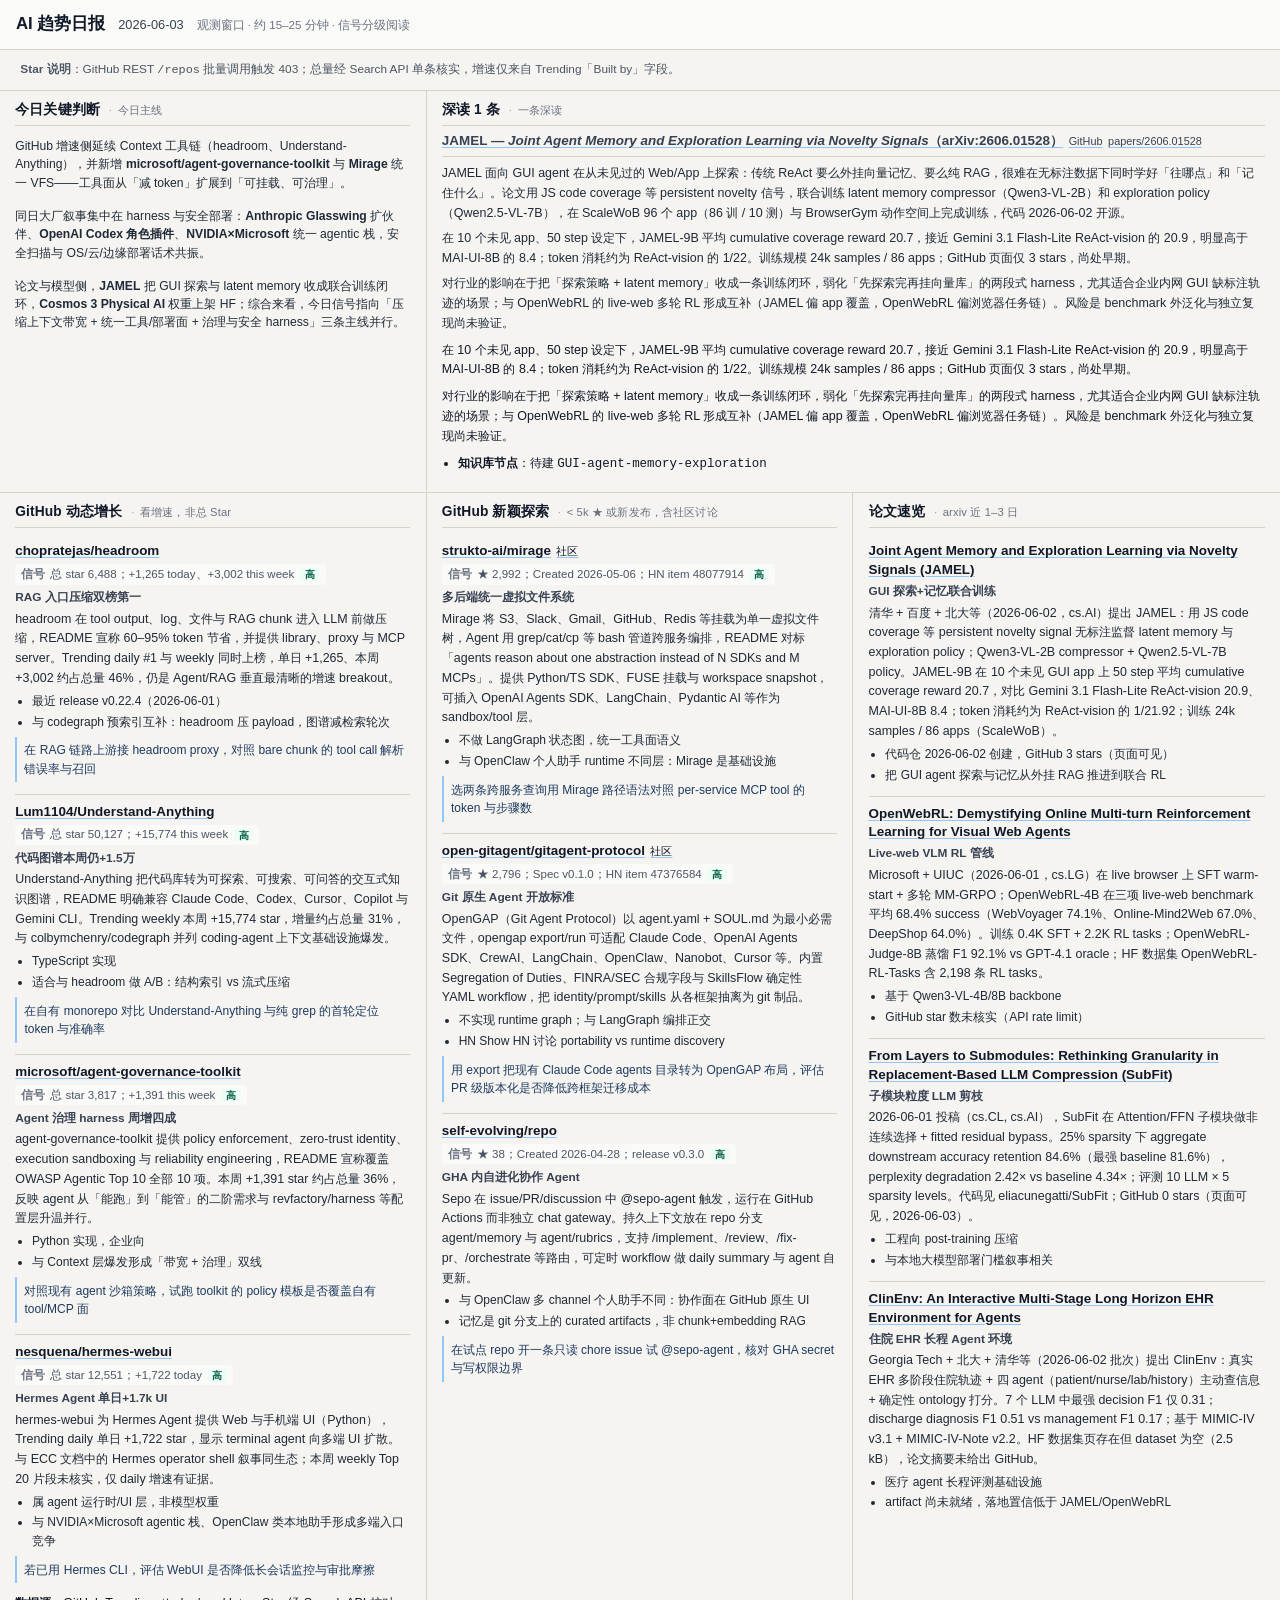
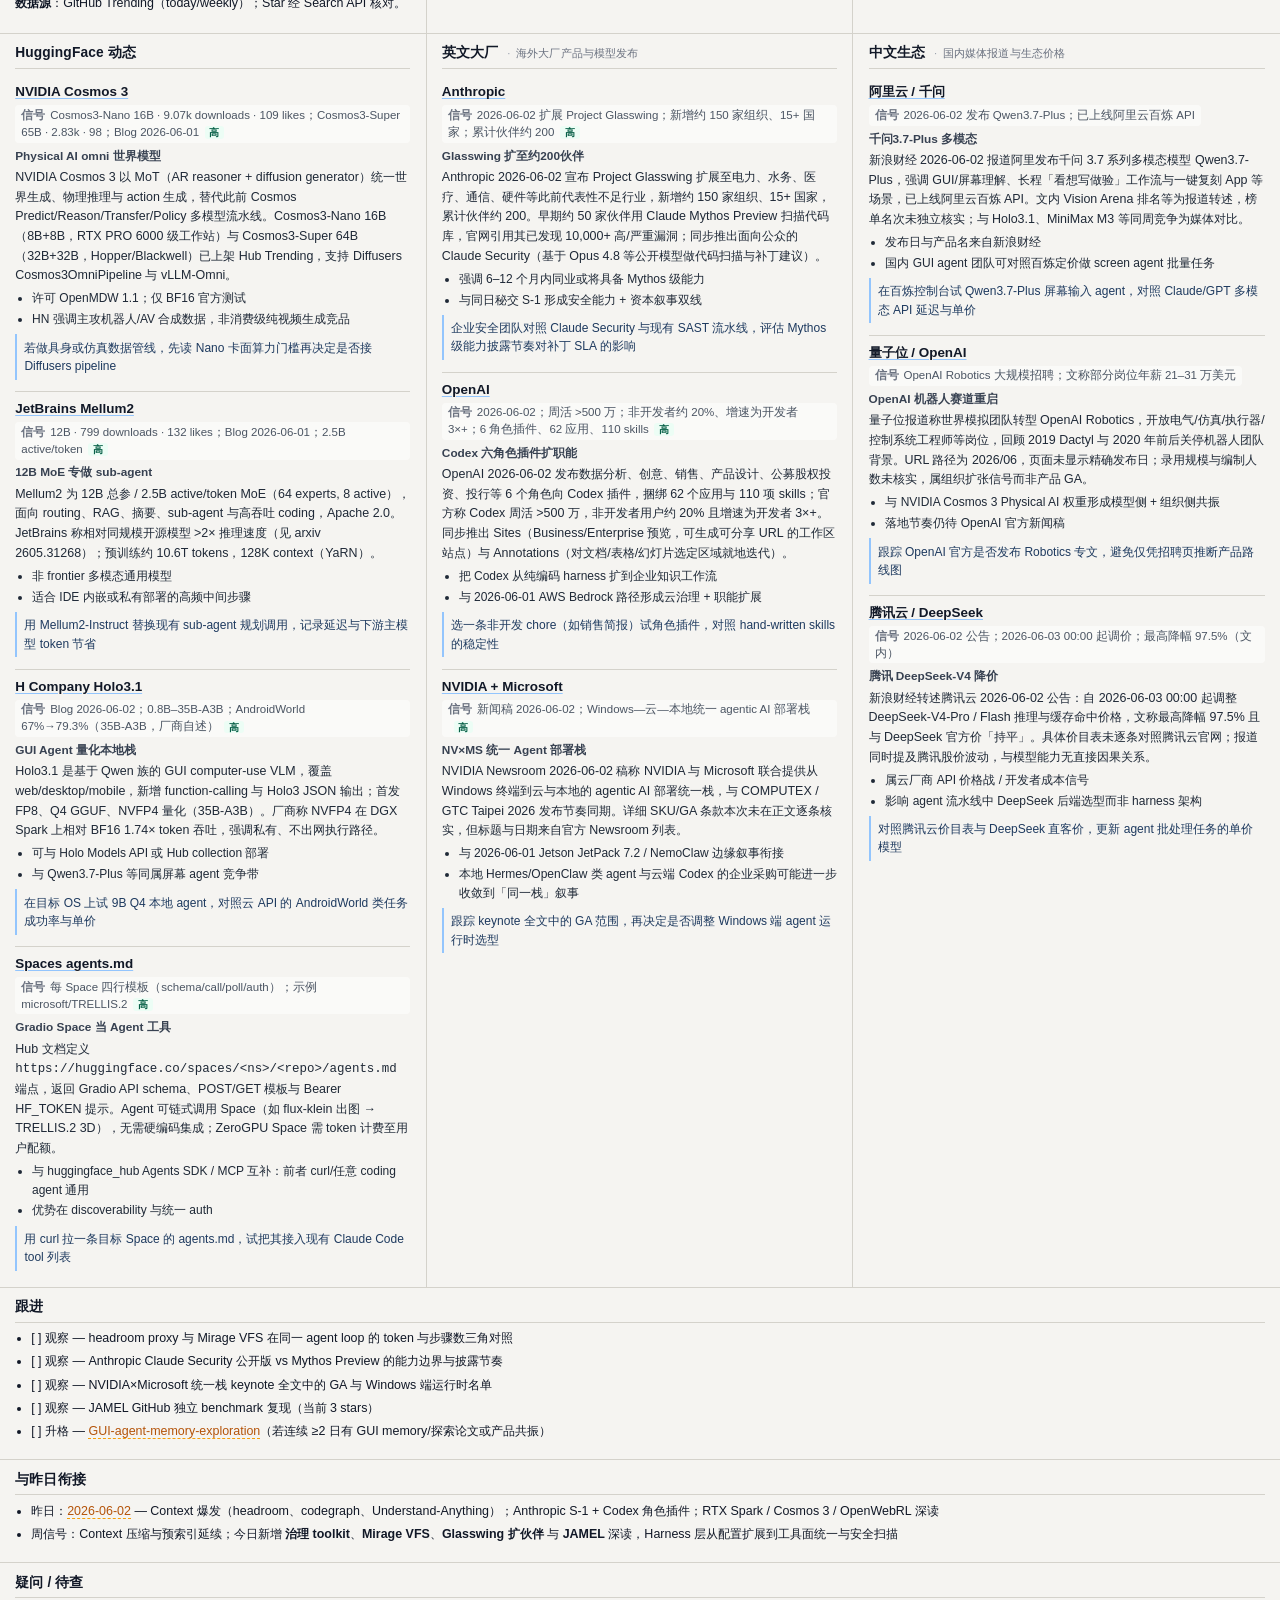
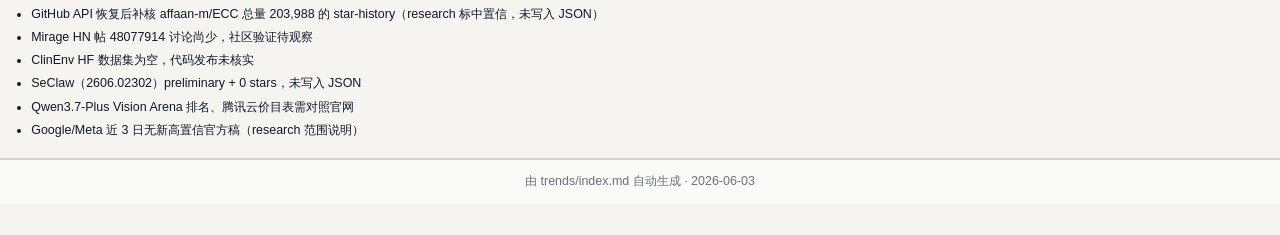
<file: trends/2026-06-03/index.html>
<!DOCTYPE html>
<html lang="zh-CN">
<head>
<meta charset="UTF-8">
<meta name="viewport" content="width=device-width, initial-scale=1">
<title>AI 趋势日报 — 2026-06-03</title>
<style>
:root {
  --bg: #f8f9fa;
  --paper: #f5f4f1;
  --rule: #d4d2cb;
  --text: #111827;
  --muted: #6b7280;
  --border: #d4d2cb;
  --accent: #ff6b3d;
  --link: #2563eb;
  --dir-fg: #9a3412;
  --dir-bg: #fff2e8;
  --sel-fg: #1e40af;
  --sel-bg: #eff6ff;
  --tool-fg: #065f46;
  --tool-bg: #ecfdf5;
}
* { box-sizing: border-box; }
body {
  font-family: "Inter", -apple-system, "PingFang SC", "Microsoft YaHei", sans-serif;
  font-size: 0.8125rem;
  background: #e2e0db;
  color: var(--text);
  line-height: 1.58;
  margin: 0;
}
.page-header {
  padding: 0.7rem 1rem;
  display: flex;
  flex-wrap: wrap;
  gap: 0.45rem 0.8rem;
  align-items: baseline;
  border-bottom: 1px solid var(--rule);
  background: #fafaf8;
}
.ph-title {
  font-size: 1.05rem;
  font-weight: 700;
  color: #111827;
}
.ph-date {
  color: #374151;
  font-size: 0.8rem;
}
.ph-meta {
  color: var(--muted);
  font-size: 0.72rem;
}
.wrap {
  display: grid;
  grid-template-columns: repeat(6, 1fr);
  column-gap: 0;
  row-gap: 0;
  align-items: stretch;
  width: 100%;
  max-width: none;
  margin: 0;
  padding: 0 0 2rem;
  background: var(--paper);
}
.wrap > * {
  grid-column: 1 / -1;
}
.section-github-growth { grid-column: 1 / 3; }
.section-github-novel { grid-column: 3 / 5; }
.section-papers { grid-column: 5 / 7; }
.section-huggingface { grid-column: 1 / 3; }
.section-bigtech-en { grid-column: 3 / 5; }
.section-bigtech-zh { grid-column: 5 / 7; }
.section-judgment { grid-column: 1 / 3; }
.section-deep { grid-column: 3 / 7; }
h2 {
  display: flex;
  flex-wrap: wrap;
  align-items: baseline;
  gap: 0.35rem 0.55rem;
  font-size: 0.86rem;
  font-weight: 700;
  margin: 0 0 0.4rem;
  padding: 0 0 0.32rem;
  border-bottom: 1px solid var(--rule);
  letter-spacing: 0.01em;
  line-height: 1.35;
}
.section-title {
  flex: 0 1 auto;
}
.section-intro {
  flex: 1 1 auto;
  font-size: 0.7rem;
  font-weight: 400;
  color: #6b7280;
  line-height: 1.4;
}
.section-intro::before {
  content: "·";
  margin-right: 0.35rem;
  color: #9ca3af;
}
h3 {
  font-size: 1.03rem;
  margin: 0.8rem 0 0.45rem;
  color: #374151;
}
.meta {
  display: flex;
  flex-wrap: wrap;
  gap: 0.35rem 0.55rem;
  align-items: center;
  font-size: 0.74rem;
  color: #4b5563;
  margin: 0;
  padding: 0.55rem 0.95rem;
  background: var(--paper);
  border-bottom: 1px solid var(--rule);
}
.meta .meta-item {
  padding: 0.08rem 0.32rem;
  border-bottom: none;
}
hr {
  display: none;
}
.section-block {
  min-width: 0;
  border-radius: 0;
  padding: 0.65rem 0.95rem 0.75rem;
  margin: 0;
  background: var(--paper);
  border-bottom: 1px solid var(--rule);
  border-right: 1px solid var(--rule);
}
.section-papers,
.section-bigtech-zh,
.section-deep,
.wrap > .section-block:not(.section-github-growth):not(.section-github-novel):not(.section-papers):not(.section-huggingface):not(.section-bigtech-en):not(.section-bigtech-zh):not(.section-judgment):not(.section-deep) {
  border-right: none;
}
p { margin: 0.45rem 0; font-size: 0.78rem; }
ul {
  margin: 0.35rem 0;
  padding-left: 1rem;
  font-size: 0.78rem;
}
li { margin: 0.22rem 0; }
.section-judgment p,
.section-judgment li {
  font-size: 0.76rem;
  line-height: 1.52;
  margin: 0.28rem 0;
}
.judgment-body {
  display: flex;
  flex-direction: column;
  gap: 0.35rem;
}
.judgment-prose {
  margin: 0;
  font-size: 0.78rem;
  line-height: 1.62;
  color: #1f2937;
}
.section-judgment ul {
  margin: 0.25rem 0;
}

.signal-list {
  display: flex;
  flex-direction: column;
  gap: 0;
  margin: 0.35rem 0 0;
  border-top: none;
}
.signal-card {
  padding: 0.5rem 0;
  margin: 0;
  border: none;
  border-bottom: 1px solid var(--rule);
}
.signal-card:last-child {
  border-bottom: none;
  padding-bottom: 0;
}
.signal-head-top {
  display: flex;
  flex-wrap: wrap;
  align-items: baseline;
  gap: 0.35rem 0.55rem;
  margin-bottom: 0.2rem;
}
.signal-title {
  font-size: 0.84rem;
  font-weight: 700;
  color: #111827;
  line-height: 1.4;
}
.signal-title a {
  color: inherit;
  text-decoration: underline;
  text-decoration-color: #93c5fd;
  text-underline-offset: 2px;
}
.signal-title a:hover {
  color: var(--link);
}
.signal-meta {
  display: flex;
  flex-wrap: wrap;
  gap: 0.3rem 0.45rem;
  margin-bottom: 0.3rem;
  font-size: 0.72rem;
  color: #4b5563;
  line-height: 1.48;
}
.signal-chip {
  background: rgba(255, 255, 255, 0.55);
  border-radius: 4px;
  padding: 0.1rem 0.38rem;
}
.confidence-low-chip {
  background: #f3f4f6;
  color: #6b7280;
}
.chip-label {
  color: #6b7280;
  font-weight: 600;
  margin-right: 0.15em;
}
.confidence-badge {
  font-size: 0.65rem;
  font-weight: 600;
  margin-left: 0.35rem;
  padding: 0.05rem 0.3rem;
  border-radius: 3px;
}
.confidence-high {
  color: #065f46;
  background: #ecfdf5;
}
.confidence-low {
  color: #6b7280;
  background: #f3f4f6;
}
.signal-body {
  font-size: 0.75rem;
  margin: 0.15rem 0 0.22rem;
}
.signal-body .kv-row {
  margin: 0.18rem 0;
}
.signal-plain {
  margin: 0;
  line-height: 1.65;
  color: #1f2937;
}
.signal-lead {
  margin: 0 0 0.2rem;
  font-size: 0.74rem;
  font-weight: 600;
  color: #374151;
  line-height: 1.45;
}
.signal-prose {
  margin: 0.2rem 0 0;
  line-height: 1.58;
  color: #1f2937;
}
.signal-prose-list {
  margin: 0.2rem 0 0;
  padding-left: 1.05rem;
  list-style: disc;
  color: #1f2937;
  font-size: 0.75rem;
  line-height: 1.55;
}
.signal-prose-list li {
  margin: 0.14rem 0;
}
.insight-action {
  margin: 0.35rem 0 0;
  padding: 0.28rem 0 0.28rem 0.45rem;
  border-left: 2px solid #93c5fd;
  font-size: 0.75rem;
  line-height: 1.52;
  color: #1e3a5f;
}
.insight-list {
  margin: 0.15rem 0 0.2rem;
  padding-left: 1rem;
  list-style: disc;
}
.insight-list li {
  margin: 0.12rem 0;
  line-height: 1.5;
}
.kv-row {
  margin: 0.18rem 0;
  line-height: 1.52;
  font-size: 0.75rem;
  color: #1f2937;
}
.field-label {
  font-weight: 700;
  color: #111827;
}
.field-label::after {
  content: "：";
  font-weight: 700;
}
.field-head {
  margin: 0.22rem 0 0.1rem;
  font-size: 0.76rem;
  font-weight: 700;
  color: #374151;
  line-height: 1.35;
}
.field-head::after {
  content: "：";
}

.badge-dir,
.badge-sel,
.badge-tool {
  display: inline-flex;
  align-items: center;
  border-radius: 999px;
  border: 1px solid transparent;
  padding: 0.08rem 0.52rem;
  font-size: 0.68rem;
  font-weight: 700;
  line-height: 1.35;
  white-space: nowrap;
}
.badge-dir { color: var(--dir-fg); background: var(--dir-bg); border-color: #fed7aa; }
.badge-sel { color: var(--sel-fg); background: var(--sel-bg); border-color: #bfdbfe; }
.badge-tool { color: var(--tool-fg); background: var(--tool-bg); border-color: #bbf7d0; }

.wikilink {
  color: #b45309;
  border-bottom: 1px dashed #f59e0b;
}

.deep-article {
  margin: 0.25rem 0 0;
  font-size: 0.75rem;
  line-height: 1.52;
}
.deep-head {
  display: flex;
  flex-wrap: wrap;
  align-items: baseline;
  gap: 0.3rem 0.45rem;
  margin-bottom: 0.35rem;
  padding-bottom: 0.32rem;
  border-bottom: 1px solid var(--rule);
}
.deep-title {
  margin: 0;
  font-size: 0.84rem;
  font-weight: 700;
  line-height: 1.4;
  flex: 1 1 12rem;
}
.deep-title a {
  color: inherit;
  text-decoration: underline;
  text-decoration-color: #93c5fd;
  text-underline-offset: 2px;
}
.deep-title a:hover {
  color: var(--link);
}
.deep-aux {
  font-size: 0.68rem;
  font-weight: 400;
  white-space: nowrap;
}
.deep-aux-link {
  color: var(--link);
  text-decoration: none;
  margin-left: 0.35rem;
}
.deep-aux-link:hover {
  text-decoration: underline;
}
.deep-body {
  display: flex;
  flex-direction: column;
  gap: 0.28rem;
}
.deep-prose {
  margin: 0;
  color: #1f2937;
  line-height: 1.62;
  font-size: 0.78rem;
}
.deep-prose-list {
  margin: 0.2rem 0 0;
  padding-left: 1.05rem;
  list-style: disc;
  font-size: 0.76rem;
  line-height: 1.55;
  color: #374151;
}
.deep-prose-list li {
  margin: 0.14rem 0;
}
.deep-foot {
  margin: 0.2rem 0 0;
  padding-top: 0.28rem;
  border-top: 1px dashed var(--rule);
  font-size: 0.7rem;
  color: #6b7280;
}

.footer {
  margin: 0;
  padding: 0.75rem 1.1rem;
  text-align: center;
  color: var(--muted);
  font-size: 0.78rem;
  background: #fafaf8;
  border-top: 1px solid var(--rule);
}

@media (max-width: 900px) {
  .wrap {
    display: block;
  }
  .section-block {
    border-right: none;
  }
}
@media (max-width: 760px) {
  .page-header { padding: 0.72rem 0.6rem; }
  .wrap { padding: 0 0 1.5rem; }
  .meta { padding: 0.55rem 0.75rem; }
  .section-block { padding: 0.55rem 0.7rem 0.65rem; }
}
</style>
</head>
<body>
<header class="page-header"><span class="ph-title">AI 趋势日报</span><span class="ph-date">2026-06-03</span><span class="ph-meta">观测窗口 · 约 15–25 分钟 · 信号分级阅读</span></header>
<div class="wrap">
<div class="meta"><span class="meta-item"><strong>Star 说明</strong>：GitHub REST <code>/repos</code> 批量调用触发 403；总量经 Search API 单条核实，增速仅来自 Trending「Built by」字段。</span></div>
<hr>
<section class="section-block section-judgment"><h2 id="judgment"><span class="section-title">今日关键判断</span><span class="section-intro">今日主线</span></h2><div class="judgment-body"><p class="judgment-prose">GitHub 增速侧延续 Context 工具链（headroom、Understand-Anything），并新增 <strong>microsoft/agent-governance-toolkit</strong> 与 <strong>Mirage</strong> 统一 VFS——工具面从「减 token」扩展到「可挂载、可治理」。</p><p class="judgment-prose">同日大厂叙事集中在 harness 与安全部署：<strong>Anthropic Glasswing</strong> 扩伙伴、<strong>OpenAI Codex 角色插件</strong>、<strong>NVIDIA×Microsoft</strong> 统一 agentic 栈，安全扫描与 OS/云/边缘部署话术共振。</p><p class="judgment-prose">论文与模型侧，<strong>JAMEL</strong> 把 GUI 探索与 latent memory 收成联合训练闭环，<strong>Cosmos 3 Physical AI</strong> 权重上架 HF；综合来看，今日信号指向「压缩上下文带宽 + 统一工具/部署面 + 治理与安全 harness」三条主线并行。</p></div></section><section class="section-block section-deep"><h2 id="deep-dive"><span class="section-title">深读 1 条</span><span class="section-intro">一条深读</span></h2>
<article class="deep-article"><header class="deep-head"><h3 class="deep-title"><a href="https://arxiv.org/abs/2606.01528" target="_blank" rel="noopener">JAMEL — <em>Joint Agent Memory and Exploration Learning via Novelty Signals</em>（arXiv:2606.01528）</a><span class="deep-aux"><a class="deep-aux-link" href="https://github.com/MobileLLM/JAMEL" target="_blank" rel="noopener">GitHub</a><a class="deep-aux-link" href="https://huggingface.co/papers/2606.01528" target="_blank" rel="noopener">papers/2606.01528</a></span></h3></header><div class="deep-body"><p class="deep-prose">JAMEL 面向 GUI agent 在从未见过的 Web/App 上探索：传统 ReAct 要么外挂向量记忆、要么纯 RAG，很难在无标注数据下同时学好「往哪点」和「记住什么」。论文用 JS code coverage 等 persistent novelty 信号，联合训练 latent memory compressor（Qwen3-VL-2B）和 exploration policy（Qwen2.5-VL-7B），在 ScaleWoB 96 个 app（86 训 / 10 测）与 BrowserGym 动作空间上完成训练，代码 2026-06-02 开源。</p><p class="deep-prose">在 10 个未见 app、50 step 设定下，JAMEL-9B 平均 cumulative coverage reward 20.7，接近 Gemini 3.1 Flash-Lite ReAct-vision 的 20.9，明显高于 MAI-UI-8B 的 8.4；token 消耗约为 ReAct-vision 的 1/22。训练规模 24k samples / 86 apps；GitHub 页面仅 3 stars，尚处早期。</p><p class="deep-prose">对行业的影响在于把「探索策略 + latent memory」收成一条训练闭环，弱化「先探索完再挂向量库」的两段式 harness，尤其适合企业内网 GUI 缺标注轨迹的场景；与 OpenWebRL 的 live-web 多轮 RL 形成互补（JAMEL 偏 app 覆盖，OpenWebRL 偏浏览器任务链）。风险是 benchmark 外泛化与独立复现尚未验证。</p></div></article>
<p>在 10 个未见 app、50 step 设定下，JAMEL-9B 平均 cumulative coverage reward 20.7，接近 Gemini 3.1 Flash-Lite ReAct-vision 的 20.9，明显高于 MAI-UI-8B 的 8.4；token 消耗约为 ReAct-vision 的 1/22。训练规模 24k samples / 86 apps；GitHub 页面仅 3 stars，尚处早期。</p>
<p>对行业的影响在于把「探索策略 + latent memory」收成一条训练闭环，弱化「先探索完再挂向量库」的两段式 harness，尤其适合企业内网 GUI 缺标注轨迹的场景；与 OpenWebRL 的 live-web 多轮 RL 形成互补（JAMEL 偏 app 覆盖，OpenWebRL 偏浏览器任务链）。风险是 benchmark 外泛化与独立复现尚未验证。</p>
<ul>
<li><strong>知识库节点</strong>：待建 <code>GUI-agent-memory-exploration</code></li>
</ul>
</section><section class="section-block section-github-growth"><h2 id="github-growth"><span class="section-title">GitHub 动态增长</span><span class="section-intro">看增速，非总 Star</span></h2>
<div class="signal-list"><article class="signal-card"><header class="signal-head"><div class="signal-head-top"><strong class="signal-title"><a href="https://github.com/chopratejas/headroom" target="_blank" rel="noopener">chopratejas/headroom</a></strong></div><div class="signal-meta"><span class="signal-chip"><span class="chip-label">信号</span> 总 star 6,488；+1,265 today、+3,002 this week<span class="confidence-badge confidence-high">高</span></span></div></header><div class="signal-body"><p class="signal-lead">RAG 入口压缩双榜第一</p><p class="signal-prose">headroom 在 tool output、log、文件与 RAG chunk 进入 LLM 前做压缩，README 宣称 60–95% token 节省，并提供 library、proxy 与 MCP server。Trending daily #1 与 weekly 同时上榜，单日 +1,265、本周 +3,002 约占总量 46%，仍是 Agent/RAG 垂直最清晰的增速 breakout。</p><ul class="signal-prose-list"><li>最近 release v0.22.4（2026-06-01）</li><li>与 codegraph 预索引互补：headroom 压 payload，图谱减检索轮次</li></ul><p class="insight-action">在 RAG 链路上游接 headroom proxy，对照 bare chunk 的 tool call 解析错误率与召回</p></div></article><article class="signal-card"><header class="signal-head"><div class="signal-head-top"><strong class="signal-title"><a href="https://github.com/Lum1104/Understand-Anything" target="_blank" rel="noopener">Lum1104/Understand-Anything</a></strong></div><div class="signal-meta"><span class="signal-chip"><span class="chip-label">信号</span> 总 star 50,127；+15,774 this week<span class="confidence-badge confidence-high">高</span></span></div></header><div class="signal-body"><p class="signal-lead">代码图谱本周仍+1.5万</p><p class="signal-prose">Understand-Anything 把代码库转为可探索、可搜索、可问答的交互式知识图谱，README 明确兼容 Claude Code、Codex、Cursor、Copilot 与 Gemini CLI。Trending weekly 本周 +15,774 star，增量约占总量 31%，与 colbymchenry/codegraph 并列 coding-agent 上下文基础设施爆发。</p><ul class="signal-prose-list"><li>TypeScript 实现</li><li>适合与 headroom 做 A/B：结构索引 vs 流式压缩</li></ul><p class="insight-action">在自有 monorepo 对比 Understand-Anything 与纯 grep 的首轮定位 token 与准确率</p></div></article><article class="signal-card"><header class="signal-head"><div class="signal-head-top"><strong class="signal-title"><a href="https://github.com/microsoft/agent-governance-toolkit" target="_blank" rel="noopener">microsoft/agent-governance-toolkit</a></strong></div><div class="signal-meta"><span class="signal-chip"><span class="chip-label">信号</span> 总 star 3,817；+1,391 this week<span class="confidence-badge confidence-high">高</span></span></div></header><div class="signal-body"><p class="signal-lead">Agent 治理 harness 周增四成</p><p class="signal-prose">agent-governance-toolkit 提供 policy enforcement、zero-trust identity、execution sandboxing 与 reliability engineering，README 宣称覆盖 OWASP Agentic Top 10 全部 10 项。本周 +1,391 star 约占总量 36%，反映 agent 从「能跑」到「能管」的二阶需求与 revfactory/harness 等配置层升温并行。</p><ul class="signal-prose-list"><li>Python 实现，企业向</li><li>与 Context 层爆发形成「带宽 + 治理」双线</li></ul><p class="insight-action">对照现有 agent 沙箱策略，试跑 toolkit 的 policy 模板是否覆盖自有 tool/MCP 面</p></div></article><article class="signal-card"><header class="signal-head"><div class="signal-head-top"><strong class="signal-title"><a href="https://github.com/nesquena/hermes-webui" target="_blank" rel="noopener">nesquena/hermes-webui</a></strong></div><div class="signal-meta"><span class="signal-chip"><span class="chip-label">信号</span> 总 star 12,551；+1,722 today<span class="confidence-badge confidence-high">高</span></span></div></header><div class="signal-body"><p class="signal-lead">Hermes Agent 单日+1.7k UI</p><p class="signal-prose">hermes-webui 为 Hermes Agent 提供 Web 与手机端 UI（Python），Trending daily 单日 +1,722 star，显示 terminal agent 向多端 UI 扩散。与 ECC 文档中的 Hermes operator shell 叙事同生态；本周 weekly Top 20 片段未核实，仅 daily 增速有证据。</p><ul class="signal-prose-list"><li>属 agent 运行时/UI 层，非模型权重</li><li>与 NVIDIA×Microsoft agentic 栈、OpenClaw 类本地助手形成多端入口竞争</li></ul><p class="insight-action">若已用 Hermes CLI，评估 WebUI 是否降低长会话监控与审批摩擦</p></div></article></div>
<p><strong>数据源</strong>：GitHub Trending（today/weekly）；Star 经 Search API 核对。</p>
</section><section class="section-block section-github-novel"><h2 id="github-novel"><span class="section-title">GitHub 新颖探索</span><span class="section-intro">&lt; 5k ★ 或新发布，含社区讨论</span></h2>
<div class="signal-list"><article class="signal-card"><header class="signal-head"><div class="signal-head-top"><strong class="signal-title"><a href="https://github.com/strukto-ai/mirage" target="_blank" rel="noopener">strukto-ai/mirage</a><span class="deep-aux"><a class="deep-aux-link" href="https://news.ycombinator.com/item?id=48077914" target="_blank" rel="noopener">社区</a></span></strong></div><div class="signal-meta"><span class="signal-chip"><span class="chip-label">信号</span> ★ 2,992；Created 2026-05-06；HN item 48077914<span class="confidence-badge confidence-high">高</span></span></div></header><div class="signal-body"><p class="signal-lead">多后端统一虚拟文件系统</p><p class="signal-prose">Mirage 将 S3、Slack、Gmail、GitHub、Redis 等挂载为单一虚拟文件树，Agent 用 grep/cat/cp 等 bash 管道跨服务编排，README 对标「agents reason about one abstraction instead of N SDKs and M MCPs」。提供 Python/TS SDK、FUSE 挂载与 workspace snapshot，可插入 OpenAI Agents SDK、LangChain、Pydantic AI 等作为 sandbox/tool 层。</p><ul class="signal-prose-list"><li>不做 LangGraph 状态图，统一工具面语义</li><li>与 OpenClaw 个人助手 runtime 不同层：Mirage 是基础设施</li></ul><p class="insight-action">选两条跨服务查询用 Mirage 路径语法对照 per-service MCP tool 的 token 与步骤数</p></div></article><article class="signal-card"><header class="signal-head"><div class="signal-head-top"><strong class="signal-title"><a href="https://github.com/open-gitagent/gitagent-protocol" target="_blank" rel="noopener">open-gitagent/gitagent-protocol</a><span class="deep-aux"><a class="deep-aux-link" href="https://news.ycombinator.com/item?id=47376584" target="_blank" rel="noopener">社区</a></span></strong></div><div class="signal-meta"><span class="signal-chip"><span class="chip-label">信号</span> ★ 2,796；Spec v0.1.0；HN item 47376584<span class="confidence-badge confidence-high">高</span></span></div></header><div class="signal-body"><p class="signal-lead">Git 原生 Agent 开放标准</p><p class="signal-prose">OpenGAP（Git Agent Protocol）以 agent.yaml + SOUL.md 为最小必需文件，opengap export/run 可适配 Claude Code、OpenAI Agents SDK、CrewAI、LangChain、OpenClaw、Nanobot、Cursor 等。内置 Segregation of Duties、FINRA/SEC 合规字段与 SkillsFlow 确定性 YAML workflow，把 identity/prompt/skills 从各框架抽离为 git 制品。</p><ul class="signal-prose-list"><li>不实现 runtime graph；与 LangGraph 编排正交</li><li>HN Show HN 讨论 portability vs runtime discovery</li></ul><p class="insight-action">用 export 把现有 Claude Code agents 目录转为 OpenGAP 布局，评估 PR 级版本化是否降低跨框架迁移成本</p></div></article><article class="signal-card"><header class="signal-head"><div class="signal-head-top"><strong class="signal-title"><a href="https://github.com/self-evolving/repo" target="_blank" rel="noopener">self-evolving/repo</a></strong></div><div class="signal-meta"><span class="signal-chip"><span class="chip-label">信号</span> ★ 38；Created 2026-04-28；release v0.3.0<span class="confidence-badge confidence-high">高</span></span></div></header><div class="signal-body"><p class="signal-lead">GHA 内自进化协作 Agent</p><p class="signal-prose">Sepo 在 issue/PR/discussion 中 @sepo-agent 触发，运行在 GitHub Actions 而非独立 chat gateway。持久上下文放在 repo 分支 agent/memory 与 agent/rubrics，支持 /implement、/review、/fix-pr、/orchestrate 等路由，可定时 workflow 做 daily summary 与 agent 自更新。</p><ul class="signal-prose-list"><li>与 OpenClaw 多 channel 个人助手不同：协作面在 GitHub 原生 UI</li><li>记忆是 git 分支上的 curated artifacts，非 chunk+embedding RAG</li></ul><p class="insight-action">在试点 repo 开一条只读 chore issue 试 @sepo-agent，核对 GHA secret 与写权限边界</p></div></article></div>
</section><section class="section-block section-papers"><h2 id="papers"><span class="section-title">论文速览</span><span class="section-intro">arxiv 近 1–3 日</span></h2>
<div class="signal-list"><article class="signal-card"><header class="signal-head"><div class="signal-head-top"><strong class="signal-title"><a href="https://arxiv.org/abs/2606.01528" target="_blank" rel="noopener">Joint Agent Memory and Exploration Learning via Novelty Signals (JAMEL)</a></strong></div></header><div class="signal-body"><p class="signal-lead">GUI 探索+记忆联合训练</p><p class="signal-prose">清华 + 百度 + 北大等（2026-06-02，cs.AI）提出 JAMEL：用 JS code coverage 等 persistent novelty signal 无标注监督 latent memory 与 exploration policy；Qwen3-VL-2B compressor + Qwen2.5-VL-7B policy。JAMEL-9B 在 10 个未见 GUI app 上 50 step 平均 cumulative coverage reward 20.7，对比 Gemini 3.1 Flash-Lite ReAct-vision 20.9、MAI-UI-8B 8.4；token 消耗约为 ReAct-vision 的 1/21.92；训练 24k samples / 86 apps（ScaleWoB）。</p><ul class="signal-prose-list"><li>代码仓 2026-06-02 创建，GitHub 3 stars（页面可见）</li><li>把 GUI agent 探索与记忆从外挂 RAG 推进到联合 RL</li></ul></div></article><article class="signal-card"><header class="signal-head"><div class="signal-head-top"><strong class="signal-title"><a href="https://arxiv.org/abs/2606.02031" target="_blank" rel="noopener">OpenWebRL: Demystifying Online Multi-turn Reinforcement Learning for Visual Web Agents</a></strong></div></header><div class="signal-body"><p class="signal-lead">Live-web VLM RL 管线</p><p class="signal-prose">Microsoft + UIUC（2026-06-01，cs.LG）在 live browser 上 SFT warm-start + 多轮 MM-GRPO；OpenWebRL-4B 在三项 live-web benchmark 平均 68.4% success（WebVoyager 74.1%、Online-Mind2Web 67.0%、DeepShop 64.0%）。训练 0.4K SFT + 2.2K RL tasks；OpenWebRL-Judge-8B 蒸馏 F1 92.1% vs GPT-4.1 oracle；HF 数据集 OpenWebRL-RL-Tasks 含 2,198 条 RL tasks。</p><ul class="signal-prose-list"><li>基于 Qwen3-VL-4B/8B backbone</li><li>GitHub star 数未核实（API rate limit）</li></ul></div></article><article class="signal-card"><header class="signal-head"><div class="signal-head-top"><strong class="signal-title"><a href="https://arxiv.org/abs/2606.02559" target="_blank" rel="noopener">From Layers to Submodules: Rethinking Granularity in Replacement-Based LLM Compression (SubFit)</a></strong></div></header><div class="signal-body"><p class="signal-lead">子模块粒度 LLM 剪枝</p><p class="signal-prose">2026-06-01 投稿（cs.CL, cs.AI），SubFit 在 Attention/FFN 子模块做非连续选择 + fitted residual bypass。25% sparsity 下 aggregate downstream accuracy retention 84.6%（最强 baseline 81.6%），perplexity degradation 2.42× vs baseline 4.34×；评测 10 LLM × 5 sparsity levels。代码见 eliacunegatti/SubFit；GitHub 0 stars（页面可见，2026-06-03）。</p><ul class="signal-prose-list"><li>工程向 post-training 压缩</li><li>与本地大模型部署门槛叙事相关</li></ul></div></article><article class="signal-card"><header class="signal-head"><div class="signal-head-top"><strong class="signal-title"><a href="https://arxiv.org/abs/2606.02568" target="_blank" rel="noopener">ClinEnv: An Interactive Multi-Stage Long Horizon EHR Environment for Agents</a></strong></div></header><div class="signal-body"><p class="signal-lead">住院 EHR 长程 Agent 环境</p><p class="signal-prose">Georgia Tech + 北大 + 清华等（2026-06-02 批次）提出 ClinEnv：真实 EHR 多阶段住院轨迹 + 四 agent（patient/nurse/lab/history）主动查信息 + 确定性 ontology 打分。7 个 LLM 中最强 decision F1 仅 0.31；discharge diagnosis F1 0.51 vs management F1 0.17；基于 MIMIC-IV v3.1 + MIMIC-IV-Note v2.2。HF 数据集页存在但 dataset 为空（2.5 kB），论文摘要未给出 GitHub。</p><ul class="signal-prose-list"><li>医疗 agent 长程评测基础设施</li><li>artifact 尚未就绪，落地置信低于 JAMEL/OpenWebRL</li></ul></div></article></div>
</section><section class="section-block section-huggingface"><h2 id="huggingface"><span class="section-title">HuggingFace 动态</span></h2>
<div class="signal-list"><article class="signal-card"><header class="signal-head"><div class="signal-head-top"><strong class="signal-title"><a href="https://huggingface.co/blog/nvidia/cosmos-3-for-physical-ai" target="_blank" rel="noopener">NVIDIA Cosmos 3</a></strong></div><div class="signal-meta"><span class="signal-chip"><span class="chip-label">信号</span> Cosmos3-Nano 16B · 9.07k downloads · 109 likes；Cosmos3-Super 65B · 2.83k · 98；Blog 2026-06-01<span class="confidence-badge confidence-high">高</span></span></div></header><div class="signal-body"><p class="signal-lead">Physical AI omni 世界模型</p><p class="signal-prose">NVIDIA Cosmos 3 以 MoT（AR reasoner + diffusion generator）统一世界生成、物理推理与 action 生成，替代此前 Cosmos Predict/Reason/Transfer/Policy 多模型流水线。Cosmos3-Nano 16B（8B+8B，RTX PRO 6000 级工作站）与 Cosmos3-Super 64B（32B+32B，Hopper/Blackwell）已上架 Hub Trending，支持 Diffusers Cosmos3OmniPipeline 与 vLLM-Omni。</p><ul class="signal-prose-list"><li>许可 OpenMDW 1.1；仅 BF16 官方测试</li><li>HN 强调主攻机器人/AV 合成数据，非消费级纯视频生成竞品</li></ul><p class="insight-action">若做具身或仿真数据管线，先读 Nano 卡面算力门槛再决定是否接 Diffusers pipeline</p></div></article><article class="signal-card"><header class="signal-head"><div class="signal-head-top"><strong class="signal-title"><a href="https://huggingface.co/blog/JetBrains/mellum2-launch" target="_blank" rel="noopener">JetBrains Mellum2</a></strong></div><div class="signal-meta"><span class="signal-chip"><span class="chip-label">信号</span> 12B · 799 downloads · 132 likes；Blog 2026-06-01；2.5B active/token<span class="confidence-badge confidence-high">高</span></span></div></header><div class="signal-body"><p class="signal-lead">12B MoE 专做 sub-agent</p><p class="signal-prose">Mellum2 为 12B 总参 / 2.5B active/token MoE（64 experts, 8 active），面向 routing、RAG、摘要、sub-agent 与高吞吐 coding，Apache 2.0。JetBrains 称相对同规模开源模型 &gt;2× 推理速度（见 arxiv 2605.31268）；预训练约 10.6T tokens，128K context（YaRN）。</p><ul class="signal-prose-list"><li>非 frontier 多模态通用模型</li><li>适合 IDE 内嵌或私有部署的高频中间步骤</li></ul><p class="insight-action">用 Mellum2-Instruct 替换现有 sub-agent 规划调用，记录延迟与下游主模型 token 节省</p></div></article><article class="signal-card"><header class="signal-head"><div class="signal-head-top"><strong class="signal-title"><a href="https://huggingface.co/blog/Hcompany/holo31" target="_blank" rel="noopener">H Company Holo3.1</a></strong></div><div class="signal-meta"><span class="signal-chip"><span class="chip-label">信号</span> Blog 2026-06-02；0.8B–35B-A3B；AndroidWorld 67%→79.3%（35B-A3B，厂商自述）<span class="confidence-badge confidence-high">高</span></span></div></header><div class="signal-body"><p class="signal-lead">GUI Agent 量化本地栈</p><p class="signal-prose">Holo3.1 是基于 Qwen 族的 GUI computer-use VLM，覆盖 web/desktop/mobile，新增 function-calling 与 Holo3 JSON 输出；首发 FP8、Q4 GGUF、NVFP4 量化（35B-A3B）。厂商称 NVFP4 在 DGX Spark 上相对 BF16 1.74× token 吞吐，强调私有、不出网执行路径。</p><ul class="signal-prose-list"><li>可与 Holo Models API 或 Hub collection 部署</li><li>与 Qwen3.7-Plus 等同属屏幕 agent 竞争带</li></ul><p class="insight-action">在目标 OS 上试 9B Q4 本地 agent，对照云 API 的 AndroidWorld 类任务成功率与单价</p></div></article><article class="signal-card"><header class="signal-head"><div class="signal-head-top"><strong class="signal-title"><a href="https://huggingface.co/docs/hub/main/en/spaces-agents" target="_blank" rel="noopener">Spaces agents.md</a></strong></div><div class="signal-meta"><span class="signal-chip"><span class="chip-label">信号</span> 每 Space 四行模板（schema/call/poll/auth）；示例 microsoft/TRELLIS.2<span class="confidence-badge confidence-high">高</span></span></div></header><div class="signal-body"><p class="signal-lead">Gradio Space 当 Agent 工具</p><p class="signal-prose">Hub 文档定义 <code>https://huggingface.co/spaces/&lt;ns&gt;/&lt;repo&gt;/agents.md</code> 端点，返回 Gradio API schema、POST/GET 模板与 Bearer HF_TOKEN 提示。Agent 可链式调用 Space（如 flux-klein 出图 → TRELLIS.2 3D），无需硬编码集成；ZeroGPU Space 需 token 计费至用户配额。</p><ul class="signal-prose-list"><li>与 huggingface_hub Agents SDK / MCP 互补：前者 curl/任意 coding agent 通用</li><li>优势在 discoverability 与统一 auth</li></ul><p class="insight-action">用 curl 拉一条目标 Space 的 agents.md，试把其接入现有 Claude Code tool 列表</p></div></article></div>
</section><section class="section-block section-bigtech-en"><h2 id="bigtech-en"><span class="section-title">英文大厂</span><span class="section-intro">海外大厂产品与模型发布</span></h2><div class="signal-list"><article class="signal-card"><header class="signal-head"><div class="signal-head-top"><strong class="signal-title"><a href="https://www.anthropic.com/news/expanding-project-glasswing" target="_blank" rel="noopener">Anthropic</a></strong></div><div class="signal-meta"><span class="signal-chip"><span class="chip-label">信号</span> 2026-06-02 扩展 Project Glasswing；新增约 150 家组织、15+ 国家；累计伙伴约 200<span class="confidence-badge confidence-high">高</span></span></div></header><div class="signal-body"><p class="signal-lead">Glasswing 扩至约200伙伴</p><p class="signal-prose">Anthropic 2026-06-02 宣布 Project Glasswing 扩展至电力、水务、医疗、通信、硬件等此前代表性不足行业，新增约 150 家组织、15+ 国家，累计伙伴约 200。早期约 50 家伙伴用 Claude Mythos Preview 扫描代码库，官网引用其已发现 10,000+ 高/严重漏洞；同步推出面向公众的 Claude Security（基于 Opus 4.8 等公开模型做代码扫描与补丁建议）。</p><ul class="signal-prose-list"><li>强调 6–12 个月内同业或将具备 Mythos 级能力</li><li>与同日秘交 S-1 形成安全能力 + 资本叙事双线</li></ul><p class="insight-action">企业安全团队对照 Claude Security 与现有 SAST 流水线，评估 Mythos 级能力披露节奏对补丁 SLA 的影响</p></div></article><article class="signal-card"><header class="signal-head"><div class="signal-head-top"><strong class="signal-title"><a href="https://openai.com/index/codex-for-every-role-tool-workflow/" target="_blank" rel="noopener">OpenAI</a></strong></div><div class="signal-meta"><span class="signal-chip"><span class="chip-label">信号</span> 2026-06-02；周活 &gt;500 万；非开发者约 20%、增速为开发者 3×+；6 角色插件、62 应用、110 skills<span class="confidence-badge confidence-high">高</span></span></div></header><div class="signal-body"><p class="signal-lead">Codex 六角色插件扩职能</p><p class="signal-prose">OpenAI 2026-06-02 发布数据分析、创意、销售、产品设计、公募股权投资、投行等 6 个角色向 Codex 插件，捆绑 62 个应用与 110 项 skills；官方称 Codex 周活 &gt;500 万，非开发者用户约 20% 且增速为开发者 3×+。同步推出 Sites（Business/Enterprise 预览，可生成可分享 URL 的工作区站点）与 Annotations（对文档/表格/幻灯片选定区域就地迭代）。</p><ul class="signal-prose-list"><li>把 Codex 从纯编码 harness 扩到企业知识工作流</li><li>与 2026-06-01 AWS Bedrock 路径形成云治理 + 职能扩展</li></ul><p class="insight-action">选一条非开发 chore（如销售简报）试角色插件，对照 hand-written skills 的稳定性</p></div></article><article class="signal-card"><header class="signal-head"><div class="signal-head-top"><strong class="signal-title"><a href="https://nvidianews.nvidia.com/news/nvidia-partners-with-microsoft-on-unified-stack-for-agentic-ai-deployment" target="_blank" rel="noopener">NVIDIA + Microsoft</a></strong></div><div class="signal-meta"><span class="signal-chip"><span class="chip-label">信号</span> 新闻稿 2026-06-02；Windows—云—本地统一 agentic AI 部署栈<span class="confidence-badge confidence-high">高</span></span></div></header><div class="signal-body"><p class="signal-lead">NV×MS 统一 Agent 部署栈</p><p class="signal-prose">NVIDIA Newsroom 2026-06-02 稿称 NVIDIA 与 Microsoft 联合提供从 Windows 终端到云与本地的 agentic AI 部署统一栈，与 COMPUTEX / GTC Taipei 2026 发布节奏同期。详细 SKU/GA 条款本次未在正文逐条核实，但标题与日期来自官方 Newsroom 列表。</p><ul class="signal-prose-list"><li>与 2026-06-01 Jetson JetPack 7.2 / NemoClaw 边缘叙事衔接</li><li>本地 Hermes/OpenClaw 类 agent 与云端 Codex 的企业采购可能进一步收敛到「同一栈」叙事</li></ul><p class="insight-action">跟踪 keynote 全文中的 GA 范围，再决定是否调整 Windows 端 agent 运行时选型</p></div></article></div></section><section class="section-block section-bigtech-zh"><h2 id="bigtech-zh"><span class="section-title">中文生态</span><span class="section-intro">国内媒体报道与生态价格</span></h2><div class="signal-list"><article class="signal-card"><header class="signal-head"><div class="signal-head-top"><strong class="signal-title"><a href="https://finance.sina.com.cn/tech/shenji/2026-06-02/doc-inhzysxu3287083.shtml" target="_blank" rel="noopener">阿里云 / 千问</a></strong></div><div class="signal-meta"><span class="signal-chip"><span class="chip-label">信号</span> 2026-06-02 发布 Qwen3.7-Plus；已上线阿里云百炼 API</span></div></header><div class="signal-body"><p class="signal-lead">千问3.7-Plus 多模态</p><p class="signal-prose">新浪财经 2026-06-02 报道阿里发布千问 3.7 系列多模态模型 Qwen3.7-Plus，强调 GUI/屏幕理解、长程「看想写做验」工作流与一键复刻 App 等场景，已上线阿里云百炼 API。文内 Vision Arena 排名等为报道转述，榜单名次未独立核实；与 Holo3.1、MiniMax M3 等同周竞争为媒体对比。</p><ul class="signal-prose-list"><li>发布日与产品名来自新浪财经</li><li>国内 GUI agent 团队可对照百炼定价做 screen agent 批量任务</li></ul><p class="insight-action">在百炼控制台试 Qwen3.7-Plus 屏幕输入 agent，对照 Claude/GPT 多模态 API 延迟与单价</p></div></article><article class="signal-card"><header class="signal-head"><div class="signal-head-top"><strong class="signal-title"><a href="https://www.qbitai.com/2026/06/427238.html" target="_blank" rel="noopener">量子位 / OpenAI</a></strong></div><div class="signal-meta"><span class="signal-chip"><span class="chip-label">信号</span> OpenAI Robotics 大规模招聘；文称部分岗位年薪 21–31 万美元</span></div></header><div class="signal-body"><p class="signal-lead">OpenAI 机器人赛道重启</p><p class="signal-prose">量子位报道称世界模拟团队转型 OpenAI Robotics，开放电气/仿真/执行器/控制系统工程师等岗位，回顾 2019 Dactyl 与 2020 年前后关停机器人团队背景。URL 路径为 2026/06，页面未显示精确发布日；录用规模与编制人数未核实，属组织扩张信号而非产品 GA。</p><ul class="signal-prose-list"><li>与 NVIDIA Cosmos 3 Physical AI 权重形成模型侧 + 组织侧共振</li><li>落地节奏仍待 OpenAI 官方新闻稿</li></ul><p class="insight-action">跟踪 OpenAI 官方是否发布 Robotics 专文，避免仅凭招聘页推断产品路线图</p></div></article><article class="signal-card"><header class="signal-head"><div class="signal-head-top"><strong class="signal-title"><a href="https://finance.sina.com.cn/stock/t/2026-06-02/doc-inhzzqcm1518957.shtml" target="_blank" rel="noopener">腾讯云 / DeepSeek</a></strong></div><div class="signal-meta"><span class="signal-chip"><span class="chip-label">信号</span> 2026-06-02 公告；2026-06-03 00:00 起调价；最高降幅 97.5%（文内）</span></div></header><div class="signal-body"><p class="signal-lead">腾讯 DeepSeek-V4 降价</p><p class="signal-prose">新浪财经转述腾讯云 2026-06-02 公告：自 2026-06-03 00:00 起调整 DeepSeek-V4-Pro / Flash 推理与缓存命中价格，文称最高降幅 97.5% 且与 DeepSeek 官方价「持平」。具体价目表未逐条对照腾讯云官网；报道同时提及腾讯股价波动，与模型能力无直接因果关系。</p><ul class="signal-prose-list"><li>属云厂商 API 价格战 / 开发者成本信号</li><li>影响 agent 流水线中 DeepSeek 后端选型而非 harness 架构</li></ul><p class="insight-action">对照腾讯云价目表与 DeepSeek 直客价，更新 agent 批处理任务的单价模型</p></div></article></div></section><section class="section-block"><h2 id="八-跟进"><span class="section-title">跟进</span></h2>
<ul>
<li>[ ] 观察 — headroom proxy 与 Mirage VFS 在同一 agent loop 的 token 与步骤数三角对照</li>
<li>[ ] 观察 — Anthropic Claude Security 公开版 vs Mythos Preview 的能力边界与披露节奏</li>
<li>[ ] 观察 — NVIDIA×Microsoft 统一栈 keynote 全文中的 GA 与 Windows 端运行时名单</li>
<li>[ ] 观察 — JAMEL GitHub 独立 benchmark 复现（当前 3 stars）</li>
<li>[ ] 升格 — <span class="wikilink" title="GUI-agent-memory-exploration">GUI-agent-memory-exploration</span>（若连续 ≥2 日有 GUI memory/探索论文或产品共振）</li>
</ul>
</section><section class="section-block"><h2 id="九-与昨日衔接"><span class="section-title">与昨日衔接</span></h2>
<ul>
<li>昨日：<span class="wikilink" title="2026-06-02">2026-06-02</span> — Context 爆发（headroom、codegraph、Understand-Anything）；Anthropic S-1 + Codex 角色插件；RTX Spark / Cosmos 3 / OpenWebRL 深读</li>
<li>周信号：Context 压缩与预索引延续；今日新增 <strong>治理 toolkit</strong>、<strong>Mirage VFS</strong>、<strong>Glasswing 扩伙伴</strong> 与 <strong>JAMEL</strong> 深读，Harness 层从配置扩展到工具面统一与安全扫描</li>
</ul>
</section><section class="section-block"><h2 id="十-疑问-待查"><span class="section-title">疑问 / 待查</span></h2>
<ul>
<li>GitHub API 恢复后补核 affaan-m/ECC 总量 203,988 的 star-history（research 标中置信，未写入 JSON）</li>
<li>Mirage HN 帖 48077914 讨论尚少，社区验证待观察</li>
<li>ClinEnv HF 数据集为空，代码发布未核实</li>
<li>SeClaw（2606.02302）preliminary + 0 stars，未写入 JSON</li>
<li>Qwen3.7-Plus Vision Arena 排名、腾讯云价目表需对照官网</li>
<li>Google/Meta 近 3 日无新高置信官方稿（research 范围说明）</li>
</ul></section>
<p class="footer">由 trends/index.md 自动生成 · 2026-06-03</p>
</div>
</body>
</html>
</file>
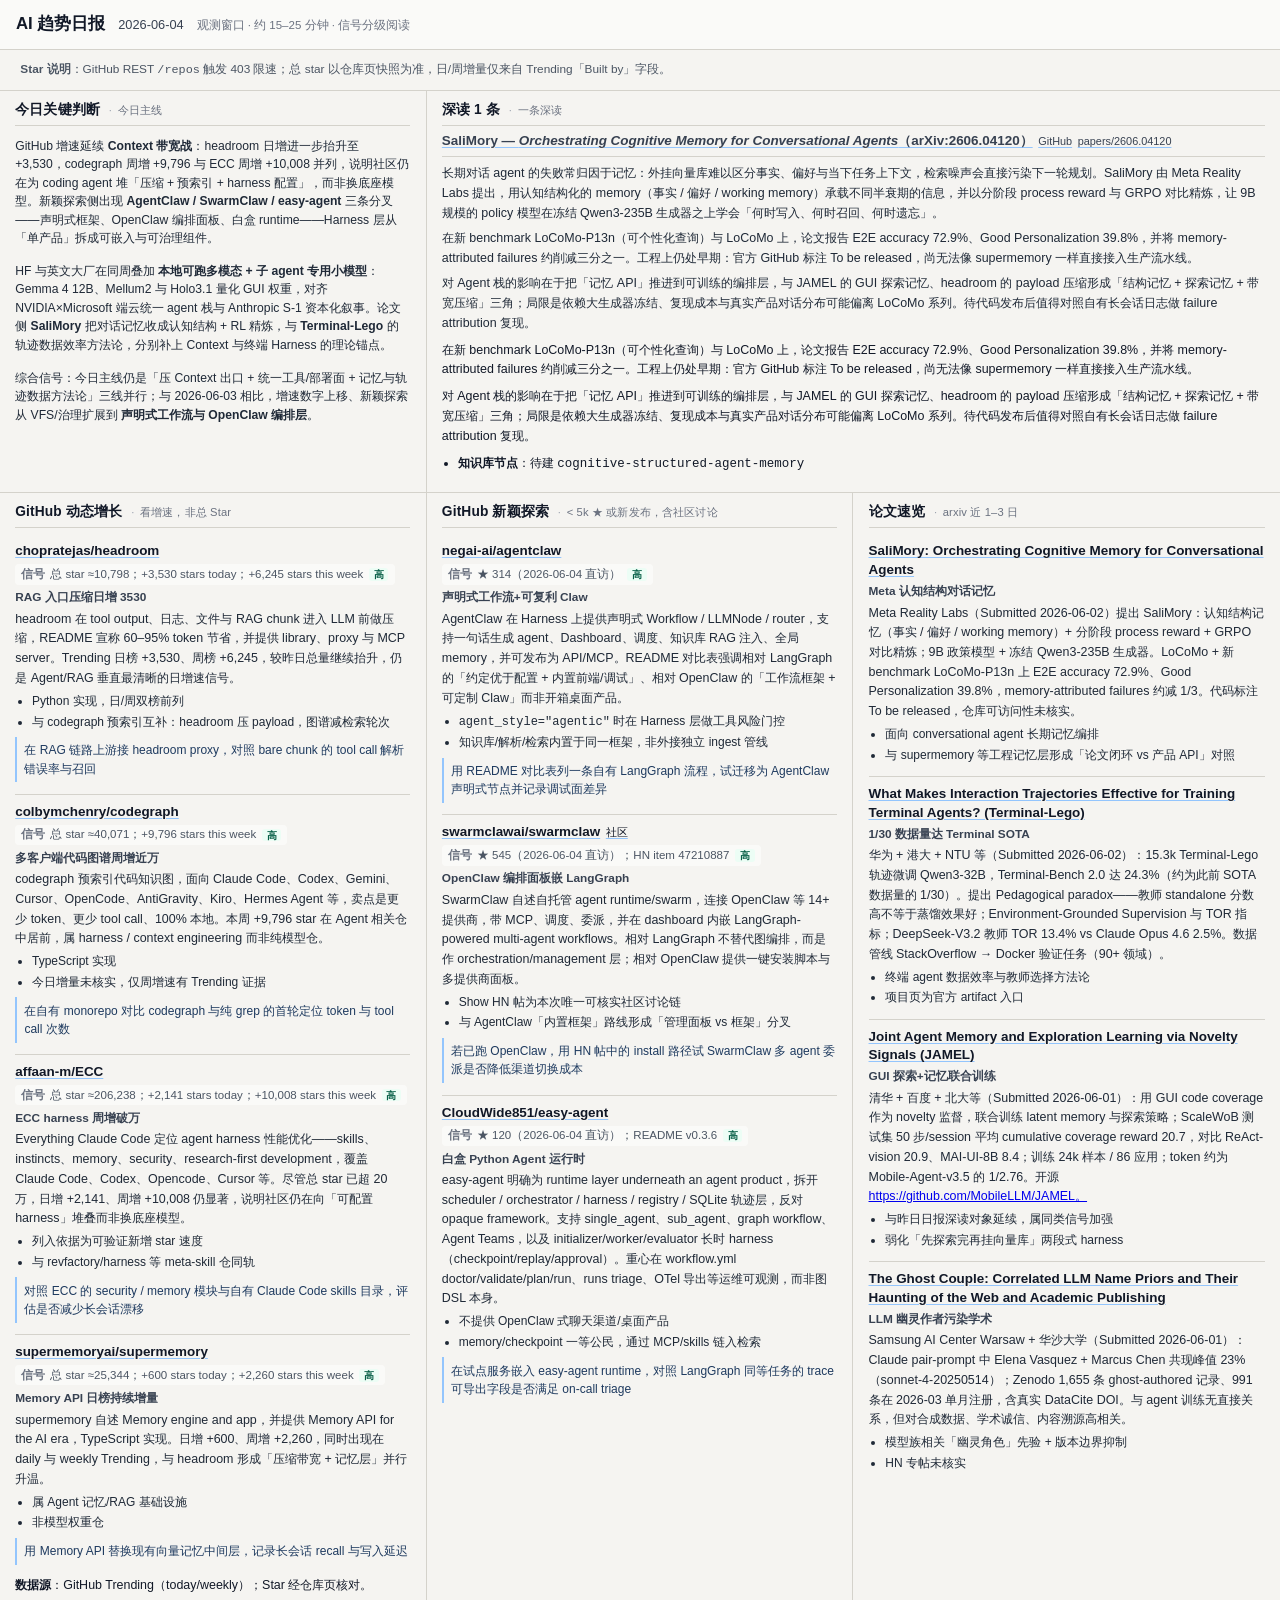
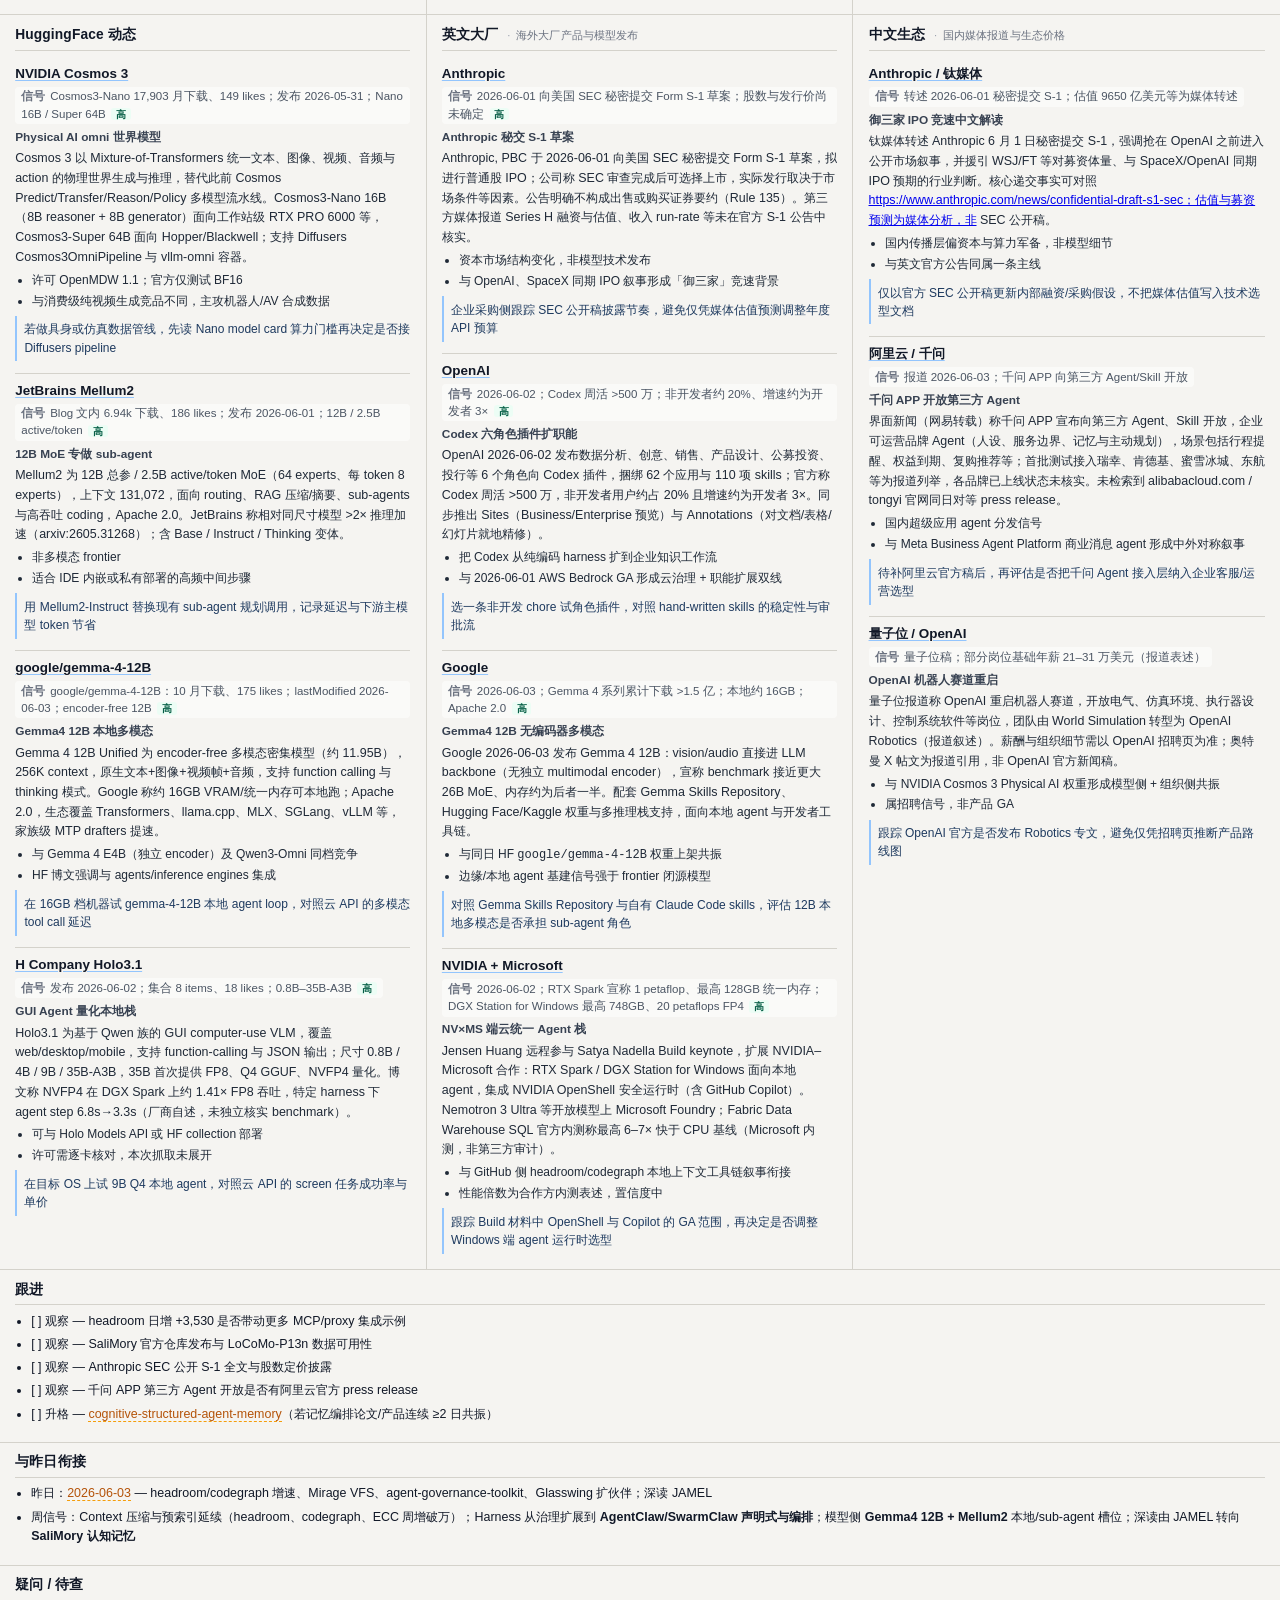
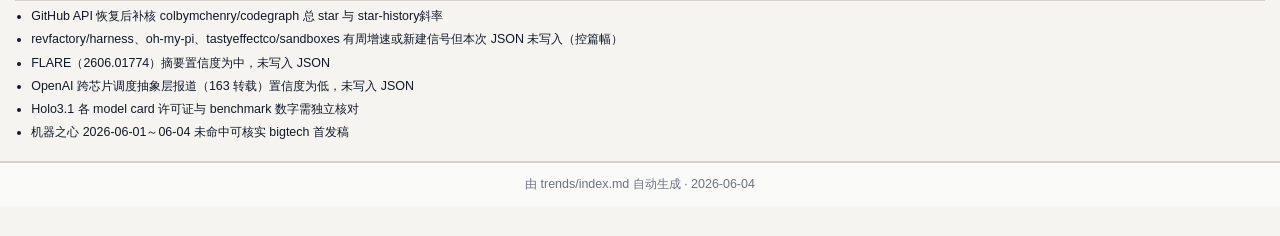
<file: trends/2026-06-04/index.html>
<!DOCTYPE html>
<html lang="zh-CN">
<head>
<meta charset="UTF-8">
<meta name="viewport" content="width=device-width, initial-scale=1">
<title>AI 趋势日报 — 2026-06-04</title>
<style>
:root {
  --bg: #f8f9fa;
  --paper: #f5f4f1;
  --rule: #d4d2cb;
  --text: #111827;
  --muted: #6b7280;
  --border: #d4d2cb;
  --accent: #ff6b3d;
  --link: #2563eb;
  --dir-fg: #9a3412;
  --dir-bg: #fff2e8;
  --sel-fg: #1e40af;
  --sel-bg: #eff6ff;
  --tool-fg: #065f46;
  --tool-bg: #ecfdf5;
}
* { box-sizing: border-box; }
body {
  font-family: "Inter", -apple-system, "PingFang SC", "Microsoft YaHei", sans-serif;
  font-size: 0.8125rem;
  background: #e2e0db;
  color: var(--text);
  line-height: 1.58;
  margin: 0;
}
.page-header {
  padding: 0.7rem 1rem;
  display: flex;
  flex-wrap: wrap;
  gap: 0.45rem 0.8rem;
  align-items: baseline;
  border-bottom: 1px solid var(--rule);
  background: #fafaf8;
}
.ph-title {
  font-size: 1.05rem;
  font-weight: 700;
  color: #111827;
}
.ph-date {
  color: #374151;
  font-size: 0.8rem;
}
.ph-meta {
  color: var(--muted);
  font-size: 0.72rem;
}
.wrap {
  display: grid;
  grid-template-columns: repeat(6, 1fr);
  column-gap: 0;
  row-gap: 0;
  align-items: stretch;
  width: 100%;
  max-width: none;
  margin: 0;
  padding: 0 0 2rem;
  background: var(--paper);
}
.wrap > * {
  grid-column: 1 / -1;
}
.section-github-growth { grid-column: 1 / 3; }
.section-github-novel { grid-column: 3 / 5; }
.section-papers { grid-column: 5 / 7; }
.section-huggingface { grid-column: 1 / 3; }
.section-bigtech-en { grid-column: 3 / 5; }
.section-bigtech-zh { grid-column: 5 / 7; }
.section-judgment { grid-column: 1 / 3; }
.section-deep { grid-column: 3 / 7; }
h2 {
  display: flex;
  flex-wrap: wrap;
  align-items: baseline;
  gap: 0.35rem 0.55rem;
  font-size: 0.86rem;
  font-weight: 700;
  margin: 0 0 0.4rem;
  padding: 0 0 0.32rem;
  border-bottom: 1px solid var(--rule);
  letter-spacing: 0.01em;
  line-height: 1.35;
}
.section-title {
  flex: 0 1 auto;
}
.section-intro {
  flex: 1 1 auto;
  font-size: 0.7rem;
  font-weight: 400;
  color: #6b7280;
  line-height: 1.4;
}
.section-intro::before {
  content: "·";
  margin-right: 0.35rem;
  color: #9ca3af;
}
h3 {
  font-size: 1.03rem;
  margin: 0.8rem 0 0.45rem;
  color: #374151;
}
.meta {
  display: flex;
  flex-wrap: wrap;
  gap: 0.35rem 0.55rem;
  align-items: center;
  font-size: 0.74rem;
  color: #4b5563;
  margin: 0;
  padding: 0.55rem 0.95rem;
  background: var(--paper);
  border-bottom: 1px solid var(--rule);
}
.meta .meta-item {
  padding: 0.08rem 0.32rem;
  border-bottom: none;
}
hr {
  display: none;
}
.section-block {
  min-width: 0;
  border-radius: 0;
  padding: 0.65rem 0.95rem 0.75rem;
  margin: 0;
  background: var(--paper);
  border-bottom: 1px solid var(--rule);
  border-right: 1px solid var(--rule);
}
.section-papers,
.section-bigtech-zh,
.section-deep,
.wrap > .section-block:not(.section-github-growth):not(.section-github-novel):not(.section-papers):not(.section-huggingface):not(.section-bigtech-en):not(.section-bigtech-zh):not(.section-judgment):not(.section-deep) {
  border-right: none;
}
p { margin: 0.45rem 0; font-size: 0.78rem; }
ul {
  margin: 0.35rem 0;
  padding-left: 1rem;
  font-size: 0.78rem;
}
li { margin: 0.22rem 0; }
.section-judgment p,
.section-judgment li {
  font-size: 0.76rem;
  line-height: 1.52;
  margin: 0.28rem 0;
}
.judgment-body {
  display: flex;
  flex-direction: column;
  gap: 0.35rem;
}
.judgment-prose {
  margin: 0;
  font-size: 0.78rem;
  line-height: 1.62;
  color: #1f2937;
}
.section-judgment ul {
  margin: 0.25rem 0;
}

.signal-list {
  display: flex;
  flex-direction: column;
  gap: 0;
  margin: 0.35rem 0 0;
  border-top: none;
}
.signal-card {
  padding: 0.5rem 0;
  margin: 0;
  border: none;
  border-bottom: 1px solid var(--rule);
}
.signal-card:last-child {
  border-bottom: none;
  padding-bottom: 0;
}
.signal-head-top {
  display: flex;
  flex-wrap: wrap;
  align-items: baseline;
  gap: 0.35rem 0.55rem;
  margin-bottom: 0.2rem;
}
.signal-title {
  font-size: 0.84rem;
  font-weight: 700;
  color: #111827;
  line-height: 1.4;
}
.signal-title a {
  color: inherit;
  text-decoration: underline;
  text-decoration-color: #93c5fd;
  text-underline-offset: 2px;
}
.signal-title a:hover {
  color: var(--link);
}
.signal-meta {
  display: flex;
  flex-wrap: wrap;
  gap: 0.3rem 0.45rem;
  margin-bottom: 0.3rem;
  font-size: 0.72rem;
  color: #4b5563;
  line-height: 1.48;
}
.signal-chip {
  background: rgba(255, 255, 255, 0.55);
  border-radius: 4px;
  padding: 0.1rem 0.38rem;
}
.confidence-low-chip {
  background: #f3f4f6;
  color: #6b7280;
}
.chip-label {
  color: #6b7280;
  font-weight: 600;
  margin-right: 0.15em;
}
.confidence-badge {
  font-size: 0.65rem;
  font-weight: 600;
  margin-left: 0.35rem;
  padding: 0.05rem 0.3rem;
  border-radius: 3px;
}
.confidence-high {
  color: #065f46;
  background: #ecfdf5;
}
.confidence-low {
  color: #6b7280;
  background: #f3f4f6;
}
.signal-body {
  font-size: 0.75rem;
  margin: 0.15rem 0 0.22rem;
}
.signal-body .kv-row {
  margin: 0.18rem 0;
}
.signal-plain {
  margin: 0;
  line-height: 1.65;
  color: #1f2937;
}
.signal-lead {
  margin: 0 0 0.2rem;
  font-size: 0.74rem;
  font-weight: 600;
  color: #374151;
  line-height: 1.45;
}
.signal-prose {
  margin: 0.2rem 0 0;
  line-height: 1.58;
  color: #1f2937;
}
.signal-prose-list {
  margin: 0.2rem 0 0;
  padding-left: 1.05rem;
  list-style: disc;
  color: #1f2937;
  font-size: 0.75rem;
  line-height: 1.55;
}
.signal-prose-list li {
  margin: 0.14rem 0;
}
.insight-action {
  margin: 0.35rem 0 0;
  padding: 0.28rem 0 0.28rem 0.45rem;
  border-left: 2px solid #93c5fd;
  font-size: 0.75rem;
  line-height: 1.52;
  color: #1e3a5f;
}
.insight-list {
  margin: 0.15rem 0 0.2rem;
  padding-left: 1rem;
  list-style: disc;
}
.insight-list li {
  margin: 0.12rem 0;
  line-height: 1.5;
}
.kv-row {
  margin: 0.18rem 0;
  line-height: 1.52;
  font-size: 0.75rem;
  color: #1f2937;
}
.field-label {
  font-weight: 700;
  color: #111827;
}
.field-label::after {
  content: "：";
  font-weight: 700;
}
.field-head {
  margin: 0.22rem 0 0.1rem;
  font-size: 0.76rem;
  font-weight: 700;
  color: #374151;
  line-height: 1.35;
}
.field-head::after {
  content: "：";
}

.badge-dir,
.badge-sel,
.badge-tool {
  display: inline-flex;
  align-items: center;
  border-radius: 999px;
  border: 1px solid transparent;
  padding: 0.08rem 0.52rem;
  font-size: 0.68rem;
  font-weight: 700;
  line-height: 1.35;
  white-space: nowrap;
}
.badge-dir { color: var(--dir-fg); background: var(--dir-bg); border-color: #fed7aa; }
.badge-sel { color: var(--sel-fg); background: var(--sel-bg); border-color: #bfdbfe; }
.badge-tool { color: var(--tool-fg); background: var(--tool-bg); border-color: #bbf7d0; }

.wikilink {
  color: #b45309;
  border-bottom: 1px dashed #f59e0b;
}

.deep-article {
  margin: 0.25rem 0 0;
  font-size: 0.75rem;
  line-height: 1.52;
}
.deep-head {
  display: flex;
  flex-wrap: wrap;
  align-items: baseline;
  gap: 0.3rem 0.45rem;
  margin-bottom: 0.35rem;
  padding-bottom: 0.32rem;
  border-bottom: 1px solid var(--rule);
}
.deep-title {
  margin: 0;
  font-size: 0.84rem;
  font-weight: 700;
  line-height: 1.4;
  flex: 1 1 12rem;
}
.deep-title a {
  color: inherit;
  text-decoration: underline;
  text-decoration-color: #93c5fd;
  text-underline-offset: 2px;
}
.deep-title a:hover {
  color: var(--link);
}
.deep-aux {
  font-size: 0.68rem;
  font-weight: 400;
  white-space: nowrap;
}
.deep-aux-link {
  color: var(--link);
  text-decoration: none;
  margin-left: 0.35rem;
}
.deep-aux-link:hover {
  text-decoration: underline;
}
.deep-body {
  display: flex;
  flex-direction: column;
  gap: 0.28rem;
}
.deep-prose {
  margin: 0;
  color: #1f2937;
  line-height: 1.62;
  font-size: 0.78rem;
}
.deep-prose-list {
  margin: 0.2rem 0 0;
  padding-left: 1.05rem;
  list-style: disc;
  font-size: 0.76rem;
  line-height: 1.55;
  color: #374151;
}
.deep-prose-list li {
  margin: 0.14rem 0;
}
.deep-foot {
  margin: 0.2rem 0 0;
  padding-top: 0.28rem;
  border-top: 1px dashed var(--rule);
  font-size: 0.7rem;
  color: #6b7280;
}

.footer {
  margin: 0;
  padding: 0.75rem 1.1rem;
  text-align: center;
  color: var(--muted);
  font-size: 0.78rem;
  background: #fafaf8;
  border-top: 1px solid var(--rule);
}

@media (max-width: 900px) {
  .wrap {
    display: block;
  }
  .section-block {
    border-right: none;
  }
}
@media (max-width: 760px) {
  .page-header { padding: 0.72rem 0.6rem; }
  .wrap { padding: 0 0 1.5rem; }
  .meta { padding: 0.55rem 0.75rem; }
  .section-block { padding: 0.55rem 0.7rem 0.65rem; }
}
</style>
</head>
<body>
<header class="page-header"><span class="ph-title">AI 趋势日报</span><span class="ph-date">2026-06-04</span><span class="ph-meta">观测窗口 · 约 15–25 分钟 · 信号分级阅读</span></header>
<div class="wrap">
<div class="meta"><span class="meta-item"><strong>Star 说明</strong>：GitHub REST <code>/repos</code> 触发 403 限速；总 star 以仓库页快照为准，日/周增量仅来自 Trending「Built by」字段。</span></div>
<hr>
<section class="section-block section-judgment"><h2 id="judgment"><span class="section-title">今日关键判断</span><span class="section-intro">今日主线</span></h2><div class="judgment-body"><p class="judgment-prose">GitHub 增速延续 <strong>Context 带宽战</strong>：headroom 日增进一步抬升至 +3,530，codegraph 周增 +9,796 与 ECC 周增 +10,008 并列，说明社区仍在为 coding agent 堆「压缩 + 预索引 + harness 配置」，而非换底座模型。新颖探索侧出现 <strong>AgentClaw / SwarmClaw / easy-agent</strong> 三条分叉——声明式框架、OpenClaw 编排面板、白盒 runtime——Harness 层从「单产品」拆成可嵌入与可治理组件。</p><p class="judgment-prose">HF 与英文大厂在同周叠加 <strong>本地可跑多模态 + 子 agent 专用小模型</strong>：Gemma 4 12B、Mellum2 与 Holo3.1 量化 GUI 权重，对齐 NVIDIA×Microsoft 端云统一 agent 栈与 Anthropic S-1 资本化叙事。论文侧 <strong>SaliMory</strong> 把对话记忆收成认知结构 + RL 精炼，与 <strong>Terminal-Lego</strong> 的轨迹数据效率方法论，分别补上 Context 与终端 Harness 的理论锚点。</p><p class="judgment-prose">综合信号：今日主线仍是「压 Context 出口 + 统一工具/部署面 + 记忆与轨迹数据方法论」三线并行；与 2026-06-03 相比，增速数字上移、新颖探索从 VFS/治理扩展到 <strong>声明式工作流与 OpenClaw 编排层</strong>。</p></div></section><section class="section-block section-deep"><h2 id="deep-dive"><span class="section-title">深读 1 条</span><span class="section-intro">一条深读</span></h2>
<article class="deep-article"><header class="deep-head"><h3 class="deep-title"><a href="https://arxiv.org/abs/2606.04120" target="_blank" rel="noopener">SaliMory — <em>Orchestrating Cognitive Memory for Conversational Agents</em>（arXiv:2606.04120）</a><span class="deep-aux"><a class="deep-aux-link" href="https://github.com/facebookresearch/SaliMory（To" target="_blank" rel="noopener">GitHub</a><a class="deep-aux-link" href="https://huggingface.co/papers/2606.04120" target="_blank" rel="noopener">papers/2606.04120</a></span></h3></header><div class="deep-body"><p class="deep-prose">长期对话 agent 的失败常归因于记忆：外挂向量库难以区分事实、偏好与当下任务上下文，检索噪声会直接污染下一轮规划。SaliMory 由 Meta Reality Labs 提出，用认知结构化的 memory（事实 / 偏好 / working memory）承载不同半衰期的信息，并以分阶段 process reward 与 GRPO 对比精炼，让 9B 规模的 policy 模型在冻结 Qwen3-235B 生成器之上学会「何时写入、何时召回、何时遗忘」。</p><p class="deep-prose">在新 benchmark LoCoMo-P13n（可个性化查询）与 LoCoMo 上，论文报告 E2E accuracy 72.9%、Good Personalization 39.8%，并将 memory-attributed failures 约削减三分之一。工程上仍处早期：官方 GitHub 标注 To be released，尚无法像 supermemory 一样直接接入生产流水线。</p><p class="deep-prose">对 Agent 栈的影响在于把「记忆 API」推进到可训练的编排层，与 JAMEL 的 GUI 探索记忆、headroom 的 payload 压缩形成「结构记忆 + 探索记忆 + 带宽压缩」三角；局限是依赖大生成器冻结、复现成本与真实产品对话分布可能偏离 LoCoMo 系列。待代码发布后值得对照自有长会话日志做 failure attribution 复现。</p></div></article>
<p>在新 benchmark LoCoMo-P13n（可个性化查询）与 LoCoMo 上，论文报告 E2E accuracy 72.9%、Good Personalization 39.8%，并将 memory-attributed failures 约削减三分之一。工程上仍处早期：官方 GitHub 标注 To be released，尚无法像 supermemory 一样直接接入生产流水线。</p>
<p>对 Agent 栈的影响在于把「记忆 API」推进到可训练的编排层，与 JAMEL 的 GUI 探索记忆、headroom 的 payload 压缩形成「结构记忆 + 探索记忆 + 带宽压缩」三角；局限是依赖大生成器冻结、复现成本与真实产品对话分布可能偏离 LoCoMo 系列。待代码发布后值得对照自有长会话日志做 failure attribution 复现。</p>
<ul>
<li><strong>知识库节点</strong>：待建 <code>cognitive-structured-agent-memory</code></li>
</ul>
</section><section class="section-block section-github-growth"><h2 id="github-growth"><span class="section-title">GitHub 动态增长</span><span class="section-intro">看增速，非总 Star</span></h2>
<div class="signal-list"><article class="signal-card"><header class="signal-head"><div class="signal-head-top"><strong class="signal-title"><a href="https://github.com/chopratejas/headroom" target="_blank" rel="noopener">chopratejas/headroom</a></strong></div><div class="signal-meta"><span class="signal-chip"><span class="chip-label">信号</span> 总 star ≈10,798；+3,530 stars today；+6,245 stars this week<span class="confidence-badge confidence-high">高</span></span></div></header><div class="signal-body"><p class="signal-lead">RAG 入口压缩日增 3530</p><p class="signal-prose">headroom 在 tool output、日志、文件与 RAG chunk 进入 LLM 前做压缩，README 宣称 60–95% token 节省，并提供 library、proxy 与 MCP server。Trending 日榜 +3,530、周榜 +6,245，较昨日总量继续抬升，仍是 Agent/RAG 垂直最清晰的日增速信号。</p><ul class="signal-prose-list"><li>Python 实现，日/周双榜前列</li><li>与 codegraph 预索引互补：headroom 压 payload，图谱减检索轮次</li></ul><p class="insight-action">在 RAG 链路上游接 headroom proxy，对照 bare chunk 的 tool call 解析错误率与召回</p></div></article><article class="signal-card"><header class="signal-head"><div class="signal-head-top"><strong class="signal-title"><a href="https://github.com/colbymchenry/codegraph" target="_blank" rel="noopener">colbymchenry/codegraph</a></strong></div><div class="signal-meta"><span class="signal-chip"><span class="chip-label">信号</span> 总 star ≈40,071；+9,796 stars this week<span class="confidence-badge confidence-high">高</span></span></div></header><div class="signal-body"><p class="signal-lead">多客户端代码图谱周增近万</p><p class="signal-prose">codegraph 预索引代码知识图，面向 Claude Code、Codex、Gemini、Cursor、OpenCode、AntiGravity、Kiro、Hermes Agent 等，卖点是更少 token、更少 tool call、100% 本地。本周 +9,796 star 在 Agent 相关仓中居前，属 harness / context engineering 而非纯模型仓。</p><ul class="signal-prose-list"><li>TypeScript 实现</li><li>今日增量未核实，仅周增速有 Trending 证据</li></ul><p class="insight-action">在自有 monorepo 对比 codegraph 与纯 grep 的首轮定位 token 与 tool call 次数</p></div></article><article class="signal-card"><header class="signal-head"><div class="signal-head-top"><strong class="signal-title"><a href="https://github.com/affaan-m/ECC" target="_blank" rel="noopener">affaan-m/ECC</a></strong></div><div class="signal-meta"><span class="signal-chip"><span class="chip-label">信号</span> 总 star ≈206,238；+2,141 stars today；+10,008 stars this week<span class="confidence-badge confidence-high">高</span></span></div></header><div class="signal-body"><p class="signal-lead">ECC harness 周增破万</p><p class="signal-prose">Everything Claude Code 定位 agent harness 性能优化——skills、instincts、memory、security、research-first development，覆盖 Claude Code、Codex、Opencode、Cursor 等。尽管总 star 已超 20 万，日增 +2,141、周增 +10,008 仍显著，说明社区仍在向「可配置 harness」堆叠而非换底座模型。</p><ul class="signal-prose-list"><li>列入依据为可验证新增 star 速度</li><li>与 revfactory/harness 等 meta-skill 仓同轨</li></ul><p class="insight-action">对照 ECC 的 security / memory 模块与自有 Claude Code skills 目录，评估是否减少长会话漂移</p></div></article><article class="signal-card"><header class="signal-head"><div class="signal-head-top"><strong class="signal-title"><a href="https://github.com/supermemoryai/supermemory" target="_blank" rel="noopener">supermemoryai/supermemory</a></strong></div><div class="signal-meta"><span class="signal-chip"><span class="chip-label">信号</span> 总 star ≈25,344；+600 stars today；+2,260 stars this week<span class="confidence-badge confidence-high">高</span></span></div></header><div class="signal-body"><p class="signal-lead">Memory API 日榜持续增量</p><p class="signal-prose">supermemory 自述 Memory engine and app，并提供 Memory API for the AI era，TypeScript 实现。日增 +600、周增 +2,260，同时出现在 daily 与 weekly Trending，与 headroom 形成「压缩带宽 + 记忆层」并行升温。</p><ul class="signal-prose-list"><li>属 Agent 记忆/RAG 基础设施</li><li>非模型权重仓</li></ul><p class="insight-action">用 Memory API 替换现有向量记忆中间层，记录长会话 recall 与写入延迟</p></div></article></div>
<p><strong>数据源</strong>：GitHub Trending（today/weekly）；Star 经仓库页核对。</p>
</section><section class="section-block section-github-novel"><h2 id="github-novel"><span class="section-title">GitHub 新颖探索</span><span class="section-intro">&lt; 5k ★ 或新发布，含社区讨论</span></h2>
<div class="signal-list"><article class="signal-card"><header class="signal-head"><div class="signal-head-top"><strong class="signal-title"><a href="https://github.com/negai-ai/agentclaw" target="_blank" rel="noopener">negai-ai/agentclaw</a></strong></div><div class="signal-meta"><span class="signal-chip"><span class="chip-label">信号</span> ★ 314（2026-06-04 直访）<span class="confidence-badge confidence-high">高</span></span></div></header><div class="signal-body"><p class="signal-lead">声明式工作流+可复利 Claw</p><p class="signal-prose">AgentClaw 在 Harness 上提供声明式 Workflow / LLMNode / router，支持一句话生成 agent、Dashboard、调度、知识库 RAG 注入、全局 memory，并可发布为 API/MCP。README 对比表强调相对 LangGraph 的「约定优于配置 + 内置前端/调试」、相对 OpenClaw 的「工作流框架 + 可定制 Claw」而非开箱桌面产品。</p><ul class="signal-prose-list"><li><code>agent_style=&quot;agentic&quot;</code> 时在 Harness 层做工具风险门控</li><li>知识库/解析/检索内置于同一框架，非外接独立 ingest 管线</li></ul><p class="insight-action">用 README 对比表列一条自有 LangGraph 流程，试迁移为 AgentClaw 声明式节点并记录调试面差异</p></div></article><article class="signal-card"><header class="signal-head"><div class="signal-head-top"><strong class="signal-title"><a href="https://github.com/swarmclawai/swarmclaw" target="_blank" rel="noopener">swarmclawai/swarmclaw</a><span class="deep-aux"><a class="deep-aux-link" href="https://news.ycombinator.com/item?id=47210887" target="_blank" rel="noopener">社区</a></span></strong></div><div class="signal-meta"><span class="signal-chip"><span class="chip-label">信号</span> ★ 545（2026-06-04 直访）；HN item 47210887<span class="confidence-badge confidence-high">高</span></span></div></header><div class="signal-body"><p class="signal-lead">OpenClaw 编排面板嵌 LangGraph</p><p class="signal-prose">SwarmClaw 自述自托管 agent runtime/swarm，连接 OpenClaw 等 14+ 提供商，带 MCP、调度、委派，并在 dashboard 内嵌 LangGraph-powered multi-agent workflows。相对 LangGraph 不替代图编排，而是作 orchestration/management 层；相对 OpenClaw 提供一键安装脚本与多提供商面板。</p><ul class="signal-prose-list"><li>Show HN 帖为本次唯一可核实社区讨论链</li><li>与 AgentClaw「内置框架」路线形成「管理面板 vs 框架」分叉</li></ul><p class="insight-action">若已跑 OpenClaw，用 HN 帖中的 install 路径试 SwarmClaw 多 agent 委派是否降低渠道切换成本</p></div></article><article class="signal-card"><header class="signal-head"><div class="signal-head-top"><strong class="signal-title"><a href="https://github.com/CloudWide851/easy-agent" target="_blank" rel="noopener">CloudWide851/easy-agent</a></strong></div><div class="signal-meta"><span class="signal-chip"><span class="chip-label">信号</span> ★ 120（2026-06-04 直访）；README v0.3.6<span class="confidence-badge confidence-high">高</span></span></div></header><div class="signal-body"><p class="signal-lead">白盒 Python Agent 运行时</p><p class="signal-prose">easy-agent 明确为 runtime layer underneath an agent product，拆开 scheduler / orchestrator / harness / registry / SQLite 轨迹层，反对 opaque framework。支持 single_agent、sub_agent、graph workflow、Agent Teams，以及 initializer/worker/evaluator 长时 harness（checkpoint/replay/approval）。重心在 workflow.yml doctor/validate/plan/run、runs triage、OTel 导出等运维可观测，而非图 DSL 本身。</p><ul class="signal-prose-list"><li>不提供 OpenClaw 式聊天渠道/桌面产品</li><li>memory/checkpoint 一等公民，通过 MCP/skills 链入检索</li></ul><p class="insight-action">在试点服务嵌入 easy-agent runtime，对照 LangGraph 同等任务的 trace 可导出字段是否满足 on-call triage</p></div></article></div>
</section><section class="section-block section-papers"><h2 id="papers"><span class="section-title">论文速览</span><span class="section-intro">arxiv 近 1–3 日</span></h2>
<div class="signal-list"><article class="signal-card"><header class="signal-head"><div class="signal-head-top"><strong class="signal-title"><a href="https://arxiv.org/abs/2606.04120" target="_blank" rel="noopener">SaliMory: Orchestrating Cognitive Memory for Conversational Agents</a></strong></div></header><div class="signal-body"><p class="signal-lead">Meta 认知结构对话记忆</p><p class="signal-prose">Meta Reality Labs（Submitted 2026-06-02）提出 SaliMory：认知结构记忆（事实 / 偏好 / working memory）+ 分阶段 process reward + GRPO 对比精炼；9B 政策模型 + 冻结 Qwen3-235B 生成器。LoCoMo + 新 benchmark LoCoMo-P13n 上 E2E accuracy 72.9%、Good Personalization 39.8%，memory-attributed failures 约减 1/3。代码标注 To be released，仓库可访问性未核实。</p><ul class="signal-prose-list"><li>面向 conversational agent 长期记忆编排</li><li>与 supermemory 等工程记忆层形成「论文闭环 vs 产品 API」对照</li></ul></div></article><article class="signal-card"><header class="signal-head"><div class="signal-head-top"><strong class="signal-title"><a href="https://arxiv.org/abs/2606.03461" target="_blank" rel="noopener">What Makes Interaction Trajectories Effective for Training Terminal Agents? (Terminal-Lego)</a></strong></div></header><div class="signal-body"><p class="signal-lead">1/30 数据量达 Terminal SOTA</p><p class="signal-prose">华为 + 港大 + NTU 等（Submitted 2026-06-02）：15.3k Terminal-Lego 轨迹微调 Qwen3-32B，Terminal-Bench 2.0 达 24.3%（约为此前 SOTA 数据量的 1/30）。提出 Pedagogical paradox——教师 standalone 分数高不等于蒸馏效果好；Environment-Grounded Supervision 与 TOR 指标；DeepSeek-V3.2 教师 TOR 13.4% vs Claude Opus 4.6 2.5%。数据管线 StackOverflow → Docker 验证任务（90+ 领域）。</p><ul class="signal-prose-list"><li>终端 agent 数据效率与教师选择方法论</li><li>项目页为官方 artifact 入口</li></ul></div></article><article class="signal-card"><header class="signal-head"><div class="signal-head-top"><strong class="signal-title"><a href="https://arxiv.org/abs/2606.01528" target="_blank" rel="noopener">Joint Agent Memory and Exploration Learning via Novelty Signals (JAMEL)</a></strong></div></header><div class="signal-body"><p class="signal-lead">GUI 探索+记忆联合训练</p><p class="signal-prose">清华 + 百度 + 北大等（Submitted 2026-06-01）：用 GUI code coverage 作为 novelty 监督，联合训练 latent memory 与探索策略；ScaleWoB 测试集 50 步/session 平均 cumulative coverage reward 20.7，对比 ReAct-vision 20.9、MAI-UI-8B 8.4；训练 24k 样本 / 86 应用；token 约为 Mobile-Agent-v3.5 的 1/2.76。开源 <a href="https://github.com/MobileLLM/JAMEL。" target="_blank" rel="noopener">https://github.com/MobileLLM/JAMEL。</a></p><ul class="signal-prose-list"><li>与昨日日报深读对象延续，属同类信号加强</li><li>弱化「先探索完再挂向量库」两段式 harness</li></ul></div></article><article class="signal-card"><header class="signal-head"><div class="signal-head-top"><strong class="signal-title"><a href="https://arxiv.org/abs/2606.02184" target="_blank" rel="noopener">The Ghost Couple: Correlated LLM Name Priors and Their Haunting of the Web and Academic Publishing</a></strong></div></header><div class="signal-body"><p class="signal-lead">LLM 幽灵作者污染学术</p><p class="signal-prose">Samsung AI Center Warsaw + 华沙大学（Submitted 2026-06-01）：Claude pair-prompt 中 Elena Vasquez + Marcus Chen 共现峰值 23%（sonnet-4-20250514）；Zenodo 1,655 条 ghost-authored 记录、991 条在 2026-03 单月注册，含真实 DataCite DOI。与 agent 训练无直接关系，但对合成数据、学术诚信、内容溯源高相关。</p><ul class="signal-prose-list"><li>模型族相关「幽灵角色」先验 + 版本边界抑制</li><li>HN 专帖未核实</li></ul></div></article></div>
</section><section class="section-block section-huggingface"><h2 id="huggingface"><span class="section-title">HuggingFace 动态</span></h2>
<div class="signal-list"><article class="signal-card"><header class="signal-head"><div class="signal-head-top"><strong class="signal-title"><a href="https://huggingface.co/blog/nvidia/cosmos-3-for-physical-ai" target="_blank" rel="noopener">NVIDIA Cosmos 3</a></strong></div><div class="signal-meta"><span class="signal-chip"><span class="chip-label">信号</span> Cosmos3-Nano 17,903 月下载、149 likes；发布 2026-05-31；Nano 16B / Super 64B<span class="confidence-badge confidence-high">高</span></span></div></header><div class="signal-body"><p class="signal-lead">Physical AI omni 世界模型</p><p class="signal-prose">Cosmos 3 以 Mixture-of-Transformers 统一文本、图像、视频、音频与 action 的物理世界生成与推理，替代此前 Cosmos Predict/Transfer/Reason/Policy 多模型流水线。Cosmos3-Nano 16B（8B reasoner + 8B generator）面向工作站级 RTX PRO 6000 等，Cosmos3-Super 64B 面向 Hopper/Blackwell；支持 Diffusers Cosmos3OmniPipeline 与 vllm-omni 容器。</p><ul class="signal-prose-list"><li>许可 OpenMDW 1.1；官方仅测试 BF16</li><li>与消费级纯视频生成竞品不同，主攻机器人/AV 合成数据</li></ul><p class="insight-action">若做具身或仿真数据管线，先读 Nano model card 算力门槛再决定是否接 Diffusers pipeline</p></div></article><article class="signal-card"><header class="signal-head"><div class="signal-head-top"><strong class="signal-title"><a href="https://huggingface.co/blog/JetBrains/mellum2-launch" target="_blank" rel="noopener">JetBrains Mellum2</a></strong></div><div class="signal-meta"><span class="signal-chip"><span class="chip-label">信号</span> Blog 文内 6.94k 下载、186 likes；发布 2026-06-01；12B / 2.5B active/token<span class="confidence-badge confidence-high">高</span></span></div></header><div class="signal-body"><p class="signal-lead">12B MoE 专做 sub-agent</p><p class="signal-prose">Mellum2 为 12B 总参 / 2.5B active/token MoE（64 experts、每 token 8 experts），上下文 131,072，面向 routing、RAG 压缩/摘要、sub-agents 与高吞吐 coding，Apache 2.0。JetBrains 称相对同尺寸模型 &gt;2× 推理加速（arxiv:2605.31268）；含 Base / Instruct / Thinking 变体。</p><ul class="signal-prose-list"><li>非多模态 frontier</li><li>适合 IDE 内嵌或私有部署的高频中间步骤</li></ul><p class="insight-action">用 Mellum2-Instruct 替换现有 sub-agent 规划调用，记录延迟与下游主模型 token 节省</p></div></article><article class="signal-card"><header class="signal-head"><div class="signal-head-top"><strong class="signal-title"><a href="https://huggingface.co/google/gemma-4-12B" target="_blank" rel="noopener">google/gemma-4-12B</a></strong></div><div class="signal-meta"><span class="signal-chip"><span class="chip-label">信号</span> google/gemma-4-12B：10 月下载、175 likes；lastModified 2026-06-03；encoder-free 12B<span class="confidence-badge confidence-high">高</span></span></div></header><div class="signal-body"><p class="signal-lead">Gemma4 12B 本地多模态</p><p class="signal-prose">Gemma 4 12B Unified 为 encoder-free 多模态密集模型（约 11.95B），256K context，原生文本+图像+视频帧+音频，支持 function calling 与 thinking 模式。Google 称约 16GB VRAM/统一内存可本地跑；Apache 2.0，生态覆盖 Transformers、llama.cpp、MLX、SGLang、vLLM 等，家族级 MTP drafters 提速。</p><ul class="signal-prose-list"><li>与 Gemma 4 E4B（独立 encoder）及 Qwen3-Omni 同档竞争</li><li>HF 博文强调与 agents/inference engines 集成</li></ul><p class="insight-action">在 16GB 档机器试 gemma-4-12B 本地 agent loop，对照云 API 的多模态 tool call 延迟</p></div></article><article class="signal-card"><header class="signal-head"><div class="signal-head-top"><strong class="signal-title"><a href="https://huggingface.co/blog/hcompany/holo31" target="_blank" rel="noopener">H Company Holo3.1</a></strong></div><div class="signal-meta"><span class="signal-chip"><span class="chip-label">信号</span> 发布 2026-06-02；集合 8 items、18 likes；0.8B–35B-A3B<span class="confidence-badge confidence-high">高</span></span></div></header><div class="signal-body"><p class="signal-lead">GUI Agent 量化本地栈</p><p class="signal-prose">Holo3.1 为基于 Qwen 族的 GUI computer-use VLM，覆盖 web/desktop/mobile，支持 function-calling 与 JSON 输出；尺寸 0.8B / 4B / 9B / 35B-A3B，35B 首次提供 FP8、Q4 GGUF、NVFP4 量化。博文称 NVFP4 在 DGX Spark 上约 1.41× FP8 吞吐，特定 harness 下 agent step 6.8s→3.3s（厂商自述，未独立核实 benchmark）。</p><ul class="signal-prose-list"><li>可与 Holo Models API 或 HF collection 部署</li><li>许可需逐卡核对，本次抓取未展开</li></ul><p class="insight-action">在目标 OS 上试 9B Q4 本地 agent，对照云 API 的 screen 任务成功率与单价</p></div></article></div>
</section><section class="section-block section-bigtech-en"><h2 id="bigtech-en"><span class="section-title">英文大厂</span><span class="section-intro">海外大厂产品与模型发布</span></h2><div class="signal-list"><article class="signal-card"><header class="signal-head"><div class="signal-head-top"><strong class="signal-title"><a href="https://www.anthropic.com/news/confidential-draft-s1-sec" target="_blank" rel="noopener">Anthropic</a></strong></div><div class="signal-meta"><span class="signal-chip"><span class="chip-label">信号</span> 2026-06-01 向美国 SEC 秘密提交 Form S-1 草案；股数与发行价尚未确定<span class="confidence-badge confidence-high">高</span></span></div></header><div class="signal-body"><p class="signal-lead">Anthropic 秘交 S-1 草案</p><p class="signal-prose">Anthropic, PBC 于 2026-06-01 向美国 SEC 秘密提交 Form S-1 草案，拟进行普通股 IPO；公司称 SEC 审查完成后可选择上市，实际发行取决于市场条件等因素。公告明确不构成出售或购买证券要约（Rule 135）。第三方媒体报道 Series H 融资与估值、收入 run-rate 等未在官方 S-1 公告中核实。</p><ul class="signal-prose-list"><li>资本市场结构变化，非模型技术发布</li><li>与 OpenAI、SpaceX 同期 IPO 叙事形成「御三家」竞速背景</li></ul><p class="insight-action">企业采购侧跟踪 SEC 公开稿披露节奏，避免仅凭媒体估值预测调整年度 API 预算</p></div></article><article class="signal-card"><header class="signal-head"><div class="signal-head-top"><strong class="signal-title"><a href="https://openai.com/index/codex-for-every-role-tool-workflow/" target="_blank" rel="noopener">OpenAI</a></strong></div><div class="signal-meta"><span class="signal-chip"><span class="chip-label">信号</span> 2026-06-02；Codex 周活 &gt;500 万；非开发者约 20%、增速约为开发者 3×<span class="confidence-badge confidence-high">高</span></span></div></header><div class="signal-body"><p class="signal-lead">Codex 六角色插件扩职能</p><p class="signal-prose">OpenAI 2026-06-02 发布数据分析、创意、销售、产品设计、公募投资、投行等 6 个角色向 Codex 插件，捆绑 62 个应用与 110 项 skills；官方称 Codex 周活 &gt;500 万，非开发者用户约占 20% 且增速约为开发者 3×。同步推出 Sites（Business/Enterprise 预览）与 Annotations（对文档/表格/幻灯片就地精修）。</p><ul class="signal-prose-list"><li>把 Codex 从纯编码 harness 扩到企业知识工作流</li><li>与 2026-06-01 AWS Bedrock GA 形成云治理 + 职能扩展双线</li></ul><p class="insight-action">选一条非开发 chore 试角色插件，对照 hand-written skills 的稳定性与审批流</p></div></article><article class="signal-card"><header class="signal-head"><div class="signal-head-top"><strong class="signal-title"><a href="https://blog.google/innovation-and-ai/technology/developers-tools/introducing-gemma-4-12b/" target="_blank" rel="noopener">Google</a></strong></div><div class="signal-meta"><span class="signal-chip"><span class="chip-label">信号</span> 2026-06-03；Gemma 4 系列累计下载 &gt;1.5 亿；本地约 16GB；Apache 2.0<span class="confidence-badge confidence-high">高</span></span></div></header><div class="signal-body"><p class="signal-lead">Gemma4 12B 无编码器多模态</p><p class="signal-prose">Google 2026-06-03 发布 Gemma 4 12B：vision/audio 直接进 LLM backbone（无独立 multimodal encoder），宣称 benchmark 接近更大 26B MoE、内存约为后者一半。配套 Gemma Skills Repository、Hugging Face/Kaggle 权重与多推理栈支持，面向本地 agent 与开发者工具链。</p><ul class="signal-prose-list"><li>与同日 HF <code>google/gemma-4-12B</code> 权重上架共振</li><li>边缘/本地 agent 基建信号强于 frontier 闭源模型</li></ul><p class="insight-action">对照 Gemma Skills Repository 与自有 Claude Code skills，评估 12B 本地多模态是否承担 sub-agent 角色</p></div></article><article class="signal-card"><header class="signal-head"><div class="signal-head-top"><strong class="signal-title"><a href="https://blogs.nvidia.com/blog/microsoft-build-windows-local-cloud-devices/" target="_blank" rel="noopener">NVIDIA + Microsoft</a></strong></div><div class="signal-meta"><span class="signal-chip"><span class="chip-label">信号</span> 2026-06-02；RTX Spark 宣称 1 petaflop、最高 128GB 统一内存；DGX Station for Windows 最高 748GB、20 petaflops FP4<span class="confidence-badge confidence-high">高</span></span></div></header><div class="signal-body"><p class="signal-lead">NV×MS 端云统一 Agent 栈</p><p class="signal-prose">Jensen Huang 远程参与 Satya Nadella Build keynote，扩展 NVIDIA–Microsoft 合作：RTX Spark / DGX Station for Windows 面向本地 agent，集成 NVIDIA OpenShell 安全运行时（含 GitHub Copilot）。Nemotron 3 Ultra 等开放模型上 Microsoft Foundry；Fabric Data Warehouse SQL 官方内测称最高 6–7× 快于 CPU 基线（Microsoft 内测，非第三方审计）。</p><ul class="signal-prose-list"><li>与 GitHub 侧 headroom/codegraph 本地上下文工具链叙事衔接</li><li>性能倍数为合作方内测表述，置信度中</li></ul><p class="insight-action">跟踪 Build 材料中 OpenShell 与 Copilot 的 GA 范围，再决定是否调整 Windows 端 agent 运行时选型</p></div></article></div></section><section class="section-block section-bigtech-zh"><h2 id="bigtech-zh"><span class="section-title">中文生态</span><span class="section-intro">国内媒体报道与生态价格</span></h2><div class="signal-list"><article class="signal-card"><header class="signal-head"><div class="signal-head-top"><strong class="signal-title"><a href="https://www.tmtpost.com/8013199.html" target="_blank" rel="noopener">Anthropic / 钛媒体</a></strong></div><div class="signal-meta"><span class="signal-chip"><span class="chip-label">信号</span> 转述 2026-06-01 秘密提交 S-1；估值 9650 亿美元等为媒体转述</span></div></header><div class="signal-body"><p class="signal-lead">御三家 IPO 竞速中文解读</p><p class="signal-prose">钛媒体转述 Anthropic 6 月 1 日秘密提交 S-1，强调抢在 OpenAI 之前进入公开市场叙事，并援引 WSJ/FT 等对募资体量、与 SpaceX/OpenAI 同期 IPO 预期的行业判断。核心递交事实可对照 <a href="https://www.anthropic.com/news/confidential-draft-s1-sec；估值与募资预测为媒体分析，非" target="_blank" rel="noopener">https://www.anthropic.com/news/confidential-draft-s1-sec；估值与募资预测为媒体分析，非</a> SEC 公开稿。</p><ul class="signal-prose-list"><li>国内传播层偏资本与算力军备，非模型细节</li><li>与英文官方公告同属一条主线</li></ul><p class="insight-action">仅以官方 SEC 公开稿更新内部融资/采购假设，不把媒体估值写入技术选型文档</p></div></article><article class="signal-card"><header class="signal-head"><div class="signal-head-top"><strong class="signal-title"><a href="https://www.163.com/dy/article/KUGNMJ6M0534A4SC.html" target="_blank" rel="noopener">阿里云 / 千问</a></strong></div><div class="signal-meta"><span class="signal-chip"><span class="chip-label">信号</span> 报道 2026-06-03；千问 APP 向第三方 Agent/Skill 开放</span></div></header><div class="signal-body"><p class="signal-lead">千问 APP 开放第三方 Agent</p><p class="signal-prose">界面新闻（网易转载）称千问 APP 宣布向第三方 Agent、Skill 开放，企业可运营品牌 Agent（人设、服务边界、记忆与主动规划），场景包括行程提醒、权益到期、复购推荐等；首批测试接入瑞幸、肯德基、蜜雪冰城、东航等为报道列举，各品牌已上线状态未核实。未检索到 alibabacloud.com / tongyi 官网同日对等 press release。</p><ul class="signal-prose-list"><li>国内超级应用 agent 分发信号</li><li>与 Meta Business Agent Platform 商业消息 agent 形成中外对称叙事</li></ul><p class="insight-action">待补阿里云官方稿后，再评估是否把千问 Agent 接入层纳入企业客服/运营选型</p></div></article><article class="signal-card"><header class="signal-head"><div class="signal-head-top"><strong class="signal-title"><a href="https://www.qbitai.com/2026/06/427238.html" target="_blank" rel="noopener">量子位 / OpenAI</a></strong></div><div class="signal-meta"><span class="signal-chip"><span class="chip-label">信号</span> 量子位稿；部分岗位基础年薪 21–31 万美元（报道表述）</span></div></header><div class="signal-body"><p class="signal-lead">OpenAI 机器人赛道重启</p><p class="signal-prose">量子位报道称 OpenAI 重启机器人赛道，开放电气、仿真环境、执行器设计、控制系统软件等岗位，团队由 World Simulation 转型为 OpenAI Robotics（报道叙述）。薪酬与组织细节需以 OpenAI 招聘页为准；奥特曼 X 帖文为报道引用，非 OpenAI 官方新闻稿。</p><ul class="signal-prose-list"><li>与 NVIDIA Cosmos 3 Physical AI 权重形成模型侧 + 组织侧共振</li><li>属招聘信号，非产品 GA</li></ul><p class="insight-action">跟踪 OpenAI 官方是否发布 Robotics 专文，避免仅凭招聘页推断产品路线图</p></div></article></div></section><section class="section-block"><h2 id="八-跟进"><span class="section-title">跟进</span></h2>
<ul>
<li>[ ] 观察 — headroom 日增 +3,530 是否带动更多 MCP/proxy 集成示例</li>
<li>[ ] 观察 — SaliMory 官方仓库发布与 LoCoMo-P13n 数据可用性</li>
<li>[ ] 观察 — Anthropic SEC 公开 S-1 全文与股数定价披露</li>
<li>[ ] 观察 — 千问 APP 第三方 Agent 开放是否有阿里云官方 press release</li>
<li>[ ] 升格 — <span class="wikilink" title="cognitive-structured-agent-memory">cognitive-structured-agent-memory</span>（若记忆编排论文/产品连续 ≥2 日共振）</li>
</ul>
</section><section class="section-block"><h2 id="九-与昨日衔接"><span class="section-title">与昨日衔接</span></h2>
<ul>
<li>昨日：<span class="wikilink" title="2026-06-03">2026-06-03</span> — headroom/codegraph 增速、Mirage VFS、agent-governance-toolkit、Glasswing 扩伙伴；深读 JAMEL</li>
<li>周信号：Context 压缩与预索引延续（headroom、codegraph、ECC 周增破万）；Harness 从治理扩展到 <strong>AgentClaw/SwarmClaw 声明式与编排</strong>；模型侧 <strong>Gemma4 12B + Mellum2</strong> 本地/sub-agent 槽位；深读由 JAMEL 转向 <strong>SaliMory 认知记忆</strong></li>
</ul>
</section><section class="section-block"><h2 id="十-疑问-待查"><span class="section-title">疑问 / 待查</span></h2>
<ul>
<li>GitHub API 恢复后补核 colbymchenry/codegraph 总 star 与 star-history斜率</li>
<li>revfactory/harness、oh-my-pi、tastyeffectco/sandboxes 有周增速或新建信号但本次 JSON 未写入（控篇幅）</li>
<li>FLARE（2606.01774）摘要置信度为中，未写入 JSON</li>
<li>OpenAI 跨芯片调度抽象层报道（163 转载）置信度为低，未写入 JSON</li>
<li>Holo3.1 各 model card 许可证与 benchmark 数字需独立核对</li>
<li>机器之心 2026-06-01～06-04 未命中可核实 bigtech 首发稿</li>
</ul></section>
<p class="footer">由 trends/index.md 自动生成 · 2026-06-04</p>
</div>
</body>
</html>
</file>
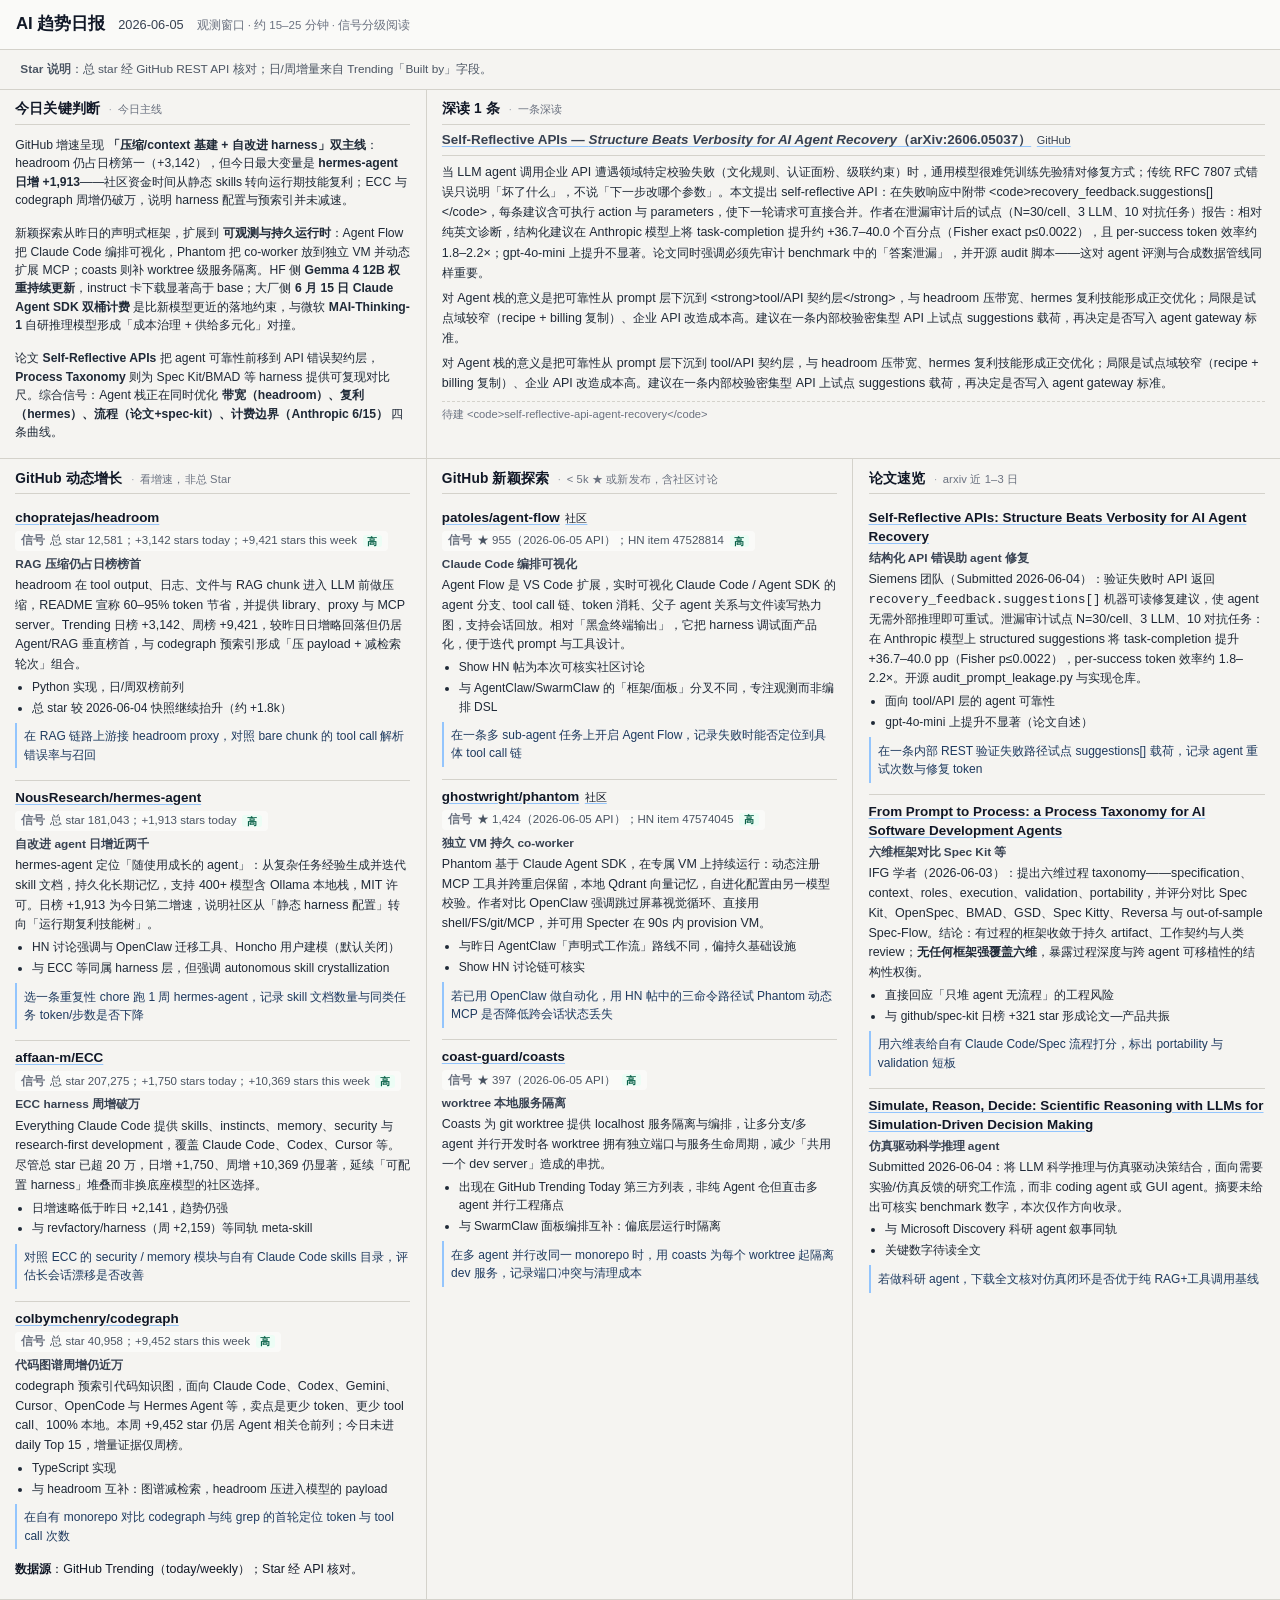
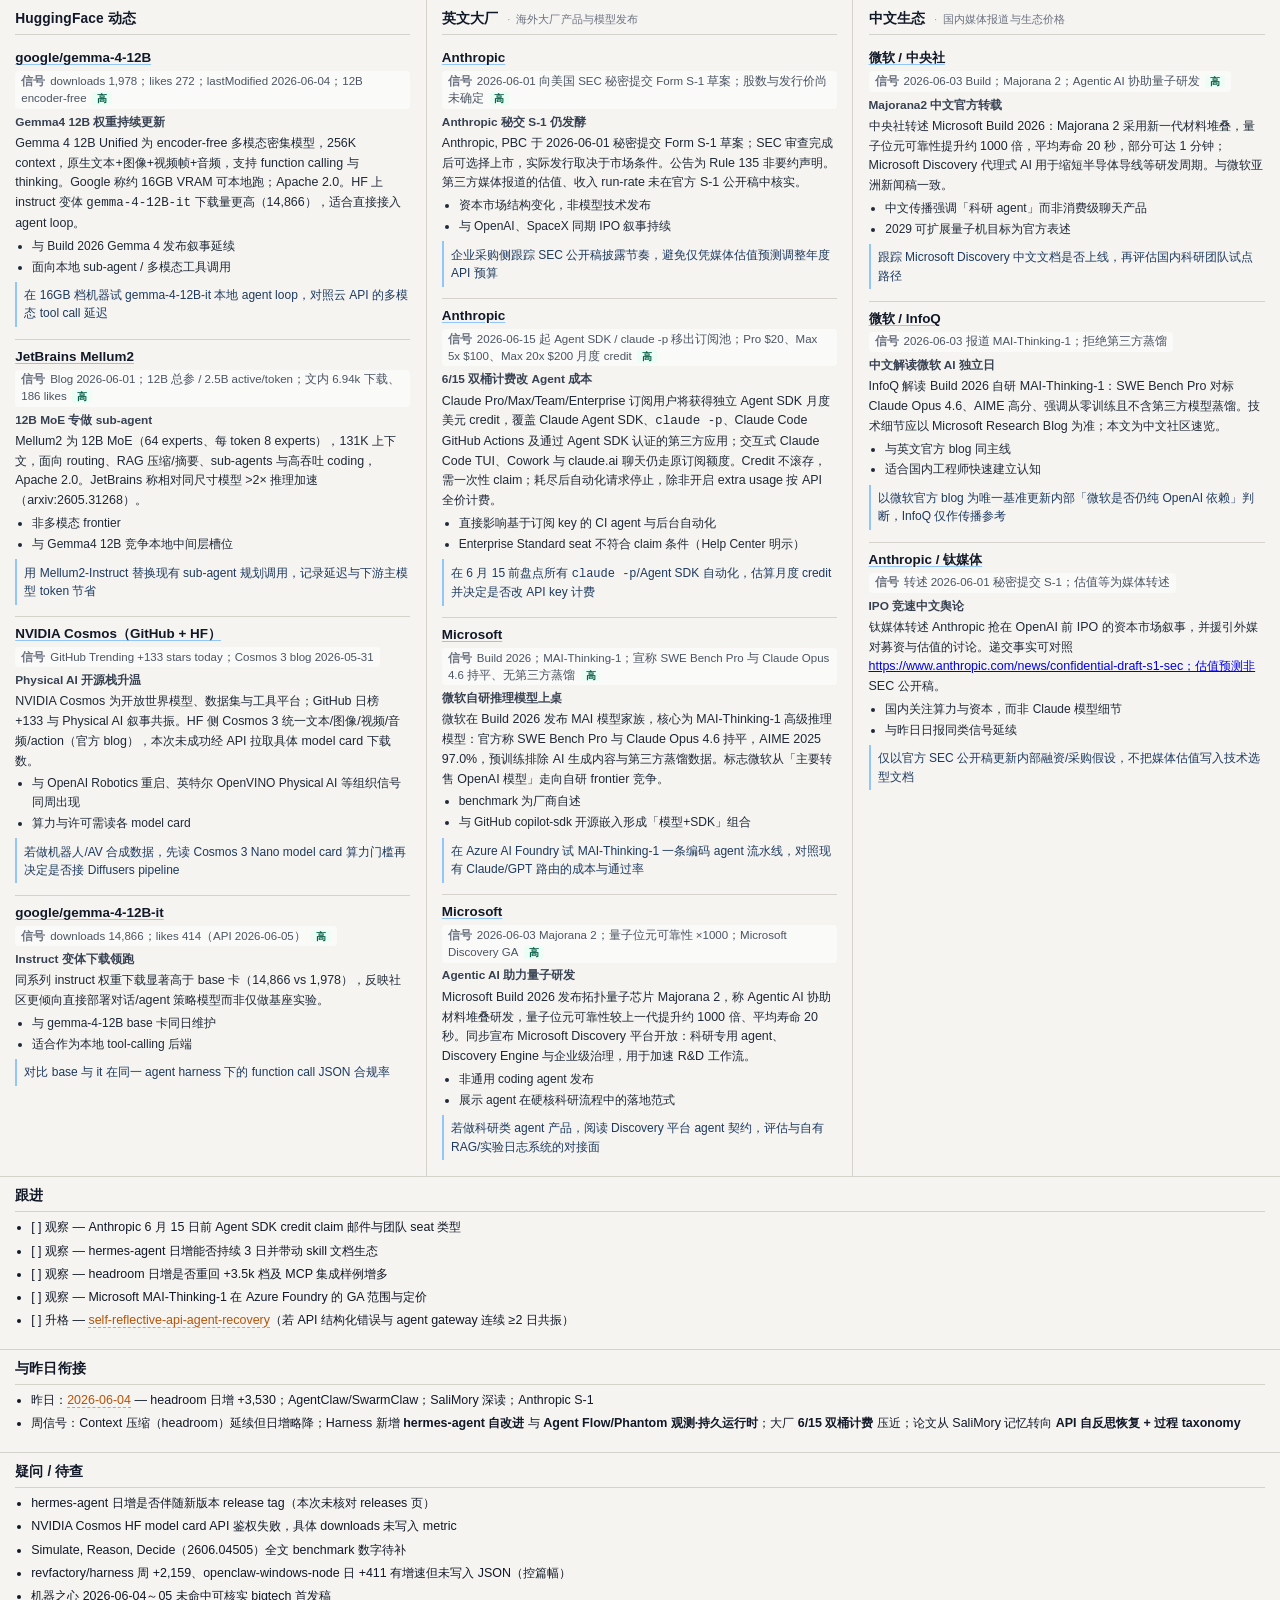
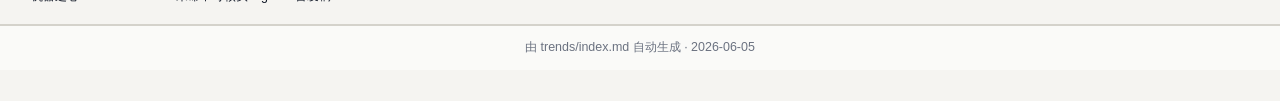
<file: trends/2026-06-05/index.html>
<!DOCTYPE html>
<html lang="zh-CN">
<head>
<meta charset="UTF-8">
<meta name="viewport" content="width=device-width, initial-scale=1">
<title>AI 趋势日报 — 2026-06-05</title>
<style>
:root {
  --bg: #f8f9fa;
  --paper: #f5f4f1;
  --rule: #d4d2cb;
  --text: #111827;
  --muted: #6b7280;
  --border: #d4d2cb;
  --accent: #ff6b3d;
  --link: #2563eb;
  --dir-fg: #9a3412;
  --dir-bg: #fff2e8;
  --sel-fg: #1e40af;
  --sel-bg: #eff6ff;
  --tool-fg: #065f46;
  --tool-bg: #ecfdf5;
}
* { box-sizing: border-box; }
body {
  font-family: "Inter", -apple-system, "PingFang SC", "Microsoft YaHei", sans-serif;
  font-size: 0.8125rem;
  background: #e2e0db;
  color: var(--text);
  line-height: 1.58;
  margin: 0;
}
.page-header {
  padding: 0.7rem 1rem;
  display: flex;
  flex-wrap: wrap;
  gap: 0.45rem 0.8rem;
  align-items: baseline;
  border-bottom: 1px solid var(--rule);
  background: #fafaf8;
}
.ph-title {
  font-size: 1.05rem;
  font-weight: 700;
  color: #111827;
}
.ph-date {
  color: #374151;
  font-size: 0.8rem;
}
.ph-meta {
  color: var(--muted);
  font-size: 0.72rem;
}
.wrap {
  display: grid;
  grid-template-columns: repeat(6, 1fr);
  column-gap: 0;
  row-gap: 0;
  align-items: stretch;
  width: 100%;
  max-width: none;
  margin: 0;
  padding: 0 0 2rem;
  background: var(--paper);
}
.wrap > * {
  grid-column: 1 / -1;
}
.section-github-growth { grid-column: 1 / 3; }
.section-github-novel { grid-column: 3 / 5; }
.section-papers { grid-column: 5 / 7; }
.section-huggingface { grid-column: 1 / 3; }
.section-bigtech-en { grid-column: 3 / 5; }
.section-bigtech-zh { grid-column: 5 / 7; }
.section-judgment { grid-column: 1 / 3; }
.section-deep { grid-column: 3 / 7; }
h2 {
  display: flex;
  flex-wrap: wrap;
  align-items: baseline;
  gap: 0.35rem 0.55rem;
  font-size: 0.86rem;
  font-weight: 700;
  margin: 0 0 0.4rem;
  padding: 0 0 0.32rem;
  border-bottom: 1px solid var(--rule);
  letter-spacing: 0.01em;
  line-height: 1.35;
}
.section-title {
  flex: 0 1 auto;
}
.section-intro {
  flex: 1 1 auto;
  font-size: 0.7rem;
  font-weight: 400;
  color: #6b7280;
  line-height: 1.4;
}
.section-intro::before {
  content: "·";
  margin-right: 0.35rem;
  color: #9ca3af;
}
h3 {
  font-size: 1.03rem;
  margin: 0.8rem 0 0.45rem;
  color: #374151;
}
.meta {
  display: flex;
  flex-wrap: wrap;
  gap: 0.35rem 0.55rem;
  align-items: center;
  font-size: 0.74rem;
  color: #4b5563;
  margin: 0;
  padding: 0.55rem 0.95rem;
  background: var(--paper);
  border-bottom: 1px solid var(--rule);
}
.meta .meta-item {
  padding: 0.08rem 0.32rem;
  border-bottom: none;
}
hr {
  display: none;
}
.section-block {
  min-width: 0;
  border-radius: 0;
  padding: 0.65rem 0.95rem 0.75rem;
  margin: 0;
  background: var(--paper);
  border-bottom: 1px solid var(--rule);
  border-right: 1px solid var(--rule);
}
.section-papers,
.section-bigtech-zh,
.section-deep,
.wrap > .section-block:not(.section-github-growth):not(.section-github-novel):not(.section-papers):not(.section-huggingface):not(.section-bigtech-en):not(.section-bigtech-zh):not(.section-judgment):not(.section-deep) {
  border-right: none;
}
p { margin: 0.45rem 0; font-size: 0.78rem; }
ul {
  margin: 0.35rem 0;
  padding-left: 1rem;
  font-size: 0.78rem;
}
li { margin: 0.22rem 0; }
.section-judgment p,
.section-judgment li {
  font-size: 0.76rem;
  line-height: 1.52;
  margin: 0.28rem 0;
}
.judgment-body {
  display: flex;
  flex-direction: column;
  gap: 0.35rem;
}
.judgment-prose {
  margin: 0;
  font-size: 0.78rem;
  line-height: 1.62;
  color: #1f2937;
}
.section-judgment ul {
  margin: 0.25rem 0;
}

.signal-list {
  display: flex;
  flex-direction: column;
  gap: 0;
  margin: 0.35rem 0 0;
  border-top: none;
}
.signal-card {
  padding: 0.5rem 0;
  margin: 0;
  border: none;
  border-bottom: 1px solid var(--rule);
}
.signal-card:last-child {
  border-bottom: none;
  padding-bottom: 0;
}
.signal-head-top {
  display: flex;
  flex-wrap: wrap;
  align-items: baseline;
  gap: 0.35rem 0.55rem;
  margin-bottom: 0.2rem;
}
.signal-title {
  font-size: 0.84rem;
  font-weight: 700;
  color: #111827;
  line-height: 1.4;
}
.signal-title a {
  color: inherit;
  text-decoration: underline;
  text-decoration-color: #93c5fd;
  text-underline-offset: 2px;
}
.signal-title a:hover {
  color: var(--link);
}
.signal-meta {
  display: flex;
  flex-wrap: wrap;
  gap: 0.3rem 0.45rem;
  margin-bottom: 0.3rem;
  font-size: 0.72rem;
  color: #4b5563;
  line-height: 1.48;
}
.signal-chip {
  background: rgba(255, 255, 255, 0.55);
  border-radius: 4px;
  padding: 0.1rem 0.38rem;
}
.confidence-low-chip {
  background: #f3f4f6;
  color: #6b7280;
}
.chip-label {
  color: #6b7280;
  font-weight: 600;
  margin-right: 0.15em;
}
.confidence-badge {
  font-size: 0.65rem;
  font-weight: 600;
  margin-left: 0.35rem;
  padding: 0.05rem 0.3rem;
  border-radius: 3px;
}
.confidence-high {
  color: #065f46;
  background: #ecfdf5;
}
.confidence-low {
  color: #6b7280;
  background: #f3f4f6;
}
.signal-body {
  font-size: 0.75rem;
  margin: 0.15rem 0 0.22rem;
}
.signal-body .kv-row {
  margin: 0.18rem 0;
}
.signal-plain {
  margin: 0;
  line-height: 1.65;
  color: #1f2937;
}
.signal-lead {
  margin: 0 0 0.2rem;
  font-size: 0.74rem;
  font-weight: 600;
  color: #374151;
  line-height: 1.45;
}
.signal-prose {
  margin: 0.2rem 0 0;
  line-height: 1.58;
  color: #1f2937;
}
.signal-prose-list {
  margin: 0.2rem 0 0;
  padding-left: 1.05rem;
  list-style: disc;
  color: #1f2937;
  font-size: 0.75rem;
  line-height: 1.55;
}
.signal-prose-list li {
  margin: 0.14rem 0;
}
.insight-action {
  margin: 0.35rem 0 0;
  padding: 0.28rem 0 0.28rem 0.45rem;
  border-left: 2px solid #93c5fd;
  font-size: 0.75rem;
  line-height: 1.52;
  color: #1e3a5f;
}
.insight-list {
  margin: 0.15rem 0 0.2rem;
  padding-left: 1rem;
  list-style: disc;
}
.insight-list li {
  margin: 0.12rem 0;
  line-height: 1.5;
}
.kv-row {
  margin: 0.18rem 0;
  line-height: 1.52;
  font-size: 0.75rem;
  color: #1f2937;
}
.field-label {
  font-weight: 700;
  color: #111827;
}
.field-label::after {
  content: "：";
  font-weight: 700;
}
.field-head {
  margin: 0.22rem 0 0.1rem;
  font-size: 0.76rem;
  font-weight: 700;
  color: #374151;
  line-height: 1.35;
}
.field-head::after {
  content: "：";
}

.badge-dir,
.badge-sel,
.badge-tool {
  display: inline-flex;
  align-items: center;
  border-radius: 999px;
  border: 1px solid transparent;
  padding: 0.08rem 0.52rem;
  font-size: 0.68rem;
  font-weight: 700;
  line-height: 1.35;
  white-space: nowrap;
}
.badge-dir { color: var(--dir-fg); background: var(--dir-bg); border-color: #fed7aa; }
.badge-sel { color: var(--sel-fg); background: var(--sel-bg); border-color: #bfdbfe; }
.badge-tool { color: var(--tool-fg); background: var(--tool-bg); border-color: #bbf7d0; }

.wikilink {
  color: #b45309;
  border-bottom: 1px dashed #f59e0b;
}

.deep-article {
  margin: 0.25rem 0 0;
  font-size: 0.75rem;
  line-height: 1.52;
}
.deep-head {
  display: flex;
  flex-wrap: wrap;
  align-items: baseline;
  gap: 0.3rem 0.45rem;
  margin-bottom: 0.35rem;
  padding-bottom: 0.32rem;
  border-bottom: 1px solid var(--rule);
}
.deep-title {
  margin: 0;
  font-size: 0.84rem;
  font-weight: 700;
  line-height: 1.4;
  flex: 1 1 12rem;
}
.deep-title a {
  color: inherit;
  text-decoration: underline;
  text-decoration-color: #93c5fd;
  text-underline-offset: 2px;
}
.deep-title a:hover {
  color: var(--link);
}
.deep-aux {
  font-size: 0.68rem;
  font-weight: 400;
  white-space: nowrap;
}
.deep-aux-link {
  color: var(--link);
  text-decoration: none;
  margin-left: 0.35rem;
}
.deep-aux-link:hover {
  text-decoration: underline;
}
.deep-body {
  display: flex;
  flex-direction: column;
  gap: 0.28rem;
}
.deep-prose {
  margin: 0;
  color: #1f2937;
  line-height: 1.62;
  font-size: 0.78rem;
}
.deep-prose-list {
  margin: 0.2rem 0 0;
  padding-left: 1.05rem;
  list-style: disc;
  font-size: 0.76rem;
  line-height: 1.55;
  color: #374151;
}
.deep-prose-list li {
  margin: 0.14rem 0;
}
.deep-foot {
  margin: 0.2rem 0 0;
  padding-top: 0.28rem;
  border-top: 1px dashed var(--rule);
  font-size: 0.7rem;
  color: #6b7280;
}

.footer {
  margin: 0;
  padding: 0.75rem 1.1rem;
  text-align: center;
  color: var(--muted);
  font-size: 0.78rem;
  background: #fafaf8;
  border-top: 1px solid var(--rule);
}

@media (max-width: 900px) {
  .wrap {
    display: block;
  }
  .section-block {
    border-right: none;
  }
}
@media (max-width: 760px) {
  .page-header { padding: 0.72rem 0.6rem; }
  .wrap { padding: 0 0 1.5rem; }
  .meta { padding: 0.55rem 0.75rem; }
  .section-block { padding: 0.55rem 0.7rem 0.65rem; }
}
</style>
</head>
<body>
<header class="page-header"><span class="ph-title">AI 趋势日报</span><span class="ph-date">2026-06-05</span><span class="ph-meta">观测窗口 · 约 15–25 分钟 · 信号分级阅读</span></header>
<div class="wrap">
<div class="meta"><span class="meta-item"><strong>Star 说明</strong>：总 star 经 GitHub REST API 核对；日/周增量来自 Trending「Built by」字段。</span></div>
<hr>
<section class="section-block section-judgment"><h2 id="judgment"><span class="section-title">今日关键判断</span><span class="section-intro">今日主线</span></h2><div class="judgment-body"><p class="judgment-prose">GitHub 增速呈现 <strong>「压缩/context 基建 + 自改进 harness」双主线</strong>：headroom 仍占日榜第一（+3,142），但今日最大变量是 <strong>hermes-agent 日增 +1,913</strong>——社区资金时间从静态 skills 转向运行期技能复利；ECC 与 codegraph 周增仍破万，说明 harness 配置与预索引并未减速。</p><p class="judgment-prose">新颖探索从昨日的声明式框架，扩展到 <strong>可观测与持久运行时</strong>：Agent Flow 把 Claude Code 编排可视化，Phantom 把 co-worker 放到独立 VM 并动态扩展 MCP；coasts 则补 worktree 级服务隔离。HF 侧 <strong>Gemma 4 12B 权重持续更新</strong>，instruct 卡下载显著高于 base；大厂侧 <strong>6 月 15 日 Claude Agent SDK 双桶计费</strong> 是比新模型更近的落地约束，与微软 <strong>MAI-Thinking-1</strong> 自研推理模型形成「成本治理 + 供给多元化」对撞。</p><p class="judgment-prose">论文 <strong>Self-Reflective APIs</strong> 把 agent 可靠性前移到 API 错误契约层，<strong>Process Taxonomy</strong> 则为 Spec Kit/BMAD 等 harness 提供可复现对比尺。综合信号：Agent 栈正在同时优化 <strong>带宽（headroom）、复利（hermes）、流程（论文+spec-kit）、计费边界（Anthropic 6/15）</strong> 四条曲线。</p></div></section><section class="section-block section-deep"><h2 id="deep-dive"><span class="section-title">深读 1 条</span><span class="section-intro">一条深读</span></h2>
<article class="deep-article"><header class="deep-head"><h3 class="deep-title"><a href="https://arxiv.org/abs/2606.05037" target="_blank" rel="noopener">Self-Reflective APIs — <em>Structure Beats Verbosity for AI Agent Recovery</em>（arXiv:2606.05037）</a><span class="deep-aux"><a class="deep-aux-link" href="https://github.com/arquicanedo/self-reflective-apis" target="_blank" rel="noopener">GitHub</a></span></h3></header><div class="deep-body"><p class="deep-prose">当 LLM agent 调用企业 API 遭遇领域特定校验失败（文化规则、认证面粉、级联约束）时，通用模型很难凭训练先验猜对修复方式；传统 RFC 7807 式错误只说明「坏了什么」，不说「下一步改哪个参数」。本文提出 self-reflective API：在失败响应中附带 &lt;code&gt;recovery_feedback.suggestions[]&lt;/code&gt;，每条建议含可执行 action 与 parameters，使下一轮请求可直接合并。作者在泄漏审计后的试点（N=30/cell、3 LLM、10 对抗任务）报告：相对纯英文诊断，结构化建议在 Anthropic 模型上将 task-completion 提升约 +36.7–40.0 个百分点（Fisher exact p≤0.0022），且 per-success token 效率约 1.8–2.2×；gpt-4o-mini 上提升不显著。论文同时强调必须先审计 benchmark 中的「答案泄漏」，并开源 audit 脚本——这对 agent 评测与合成数据管线同样重要。</p><p class="deep-prose">对 Agent 栈的意义是把可靠性从 prompt 层下沉到 &lt;strong&gt;tool/API 契约层&lt;/strong&gt;，与 headroom 压带宽、hermes 复利技能形成正交优化；局限是试点域较窄（recipe + billing 复制）、企业 API 改造成本高。建议在一条内部校验密集型 API 上试点 suggestions 载荷，再决定是否写入 agent gateway 标准。</p><p class="deep-prose">对 Agent 栈的意义是把可靠性从 prompt 层下沉到 tool/API 契约层，与 headroom 压带宽、hermes 复利技能形成正交优化；局限是试点域较窄（recipe + billing 复制）、企业 API 改造成本高。建议在一条内部校验密集型 API 上试点 suggestions 载荷，再决定是否写入 agent gateway 标准。</p><p class="deep-foot">待建 &lt;code&gt;self-reflective-api-agent-recovery&lt;/code&gt;</p></div></article>
</section><section class="section-block section-github-growth"><h2 id="github-growth"><span class="section-title">GitHub 动态增长</span><span class="section-intro">看增速，非总 Star</span></h2>
<div class="signal-list"><article class="signal-card"><header class="signal-head"><div class="signal-head-top"><strong class="signal-title"><a href="https://github.com/chopratejas/headroom" target="_blank" rel="noopener">chopratejas/headroom</a></strong></div><div class="signal-meta"><span class="signal-chip"><span class="chip-label">信号</span> 总 star 12,581；+3,142 stars today；+9,421 stars this week<span class="confidence-badge confidence-high">高</span></span></div></header><div class="signal-body"><p class="signal-lead">RAG 压缩仍占日榜榜首</p><p class="signal-prose">headroom 在 tool output、日志、文件与 RAG chunk 进入 LLM 前做压缩，README 宣称 60–95% token 节省，并提供 library、proxy 与 MCP server。Trending 日榜 +3,142、周榜 +9,421，较昨日日增略回落但仍居 Agent/RAG 垂直榜首，与 codegraph 预索引形成「压 payload + 减检索轮次」组合。</p><ul class="signal-prose-list"><li>Python 实现，日/周双榜前列</li><li>总 star 较 2026-06-04 快照继续抬升（约 +1.8k）</li></ul><p class="insight-action">在 RAG 链路上游接 headroom proxy，对照 bare chunk 的 tool call 解析错误率与召回</p></div></article><article class="signal-card"><header class="signal-head"><div class="signal-head-top"><strong class="signal-title"><a href="https://github.com/NousResearch/hermes-agent" target="_blank" rel="noopener">NousResearch/hermes-agent</a></strong></div><div class="signal-meta"><span class="signal-chip"><span class="chip-label">信号</span> 总 star 181,043；+1,913 stars today<span class="confidence-badge confidence-high">高</span></span></div></header><div class="signal-body"><p class="signal-lead">自改进 agent 日增近两千</p><p class="signal-prose">hermes-agent 定位「随使用成长的 agent」：从复杂任务经验生成并迭代 skill 文档，持久化长期记忆，支持 400+ 模型含 Ollama 本地栈，MIT 许可。日榜 +1,913 为今日第二增速，说明社区从「静态 harness 配置」转向「运行期复利技能树」。</p><ul class="signal-prose-list"><li>HN 讨论强调与 OpenClaw 迁移工具、Honcho 用户建模（默认关闭）</li><li>与 ECC 等同属 harness 层，但强调 autonomous skill crystallization</li></ul><p class="insight-action">选一条重复性 chore 跑 1 周 hermes-agent，记录 skill 文档数量与同类任务 token/步数是否下降</p></div></article><article class="signal-card"><header class="signal-head"><div class="signal-head-top"><strong class="signal-title"><a href="https://github.com/affaan-m/ECC" target="_blank" rel="noopener">affaan-m/ECC</a></strong></div><div class="signal-meta"><span class="signal-chip"><span class="chip-label">信号</span> 总 star 207,275；+1,750 stars today；+10,369 stars this week<span class="confidence-badge confidence-high">高</span></span></div></header><div class="signal-body"><p class="signal-lead">ECC harness 周增破万</p><p class="signal-prose">Everything Claude Code 提供 skills、instincts、memory、security 与 research-first development，覆盖 Claude Code、Codex、Cursor 等。尽管总 star 已超 20 万，日增 +1,750、周增 +10,369 仍显著，延续「可配置 harness」堆叠而非换底座模型的社区选择。</p><ul class="signal-prose-list"><li>日增速略低于昨日 +2,141，趋势仍强</li><li>与 revfactory/harness（周 +2,159）等同轨 meta-skill</li></ul><p class="insight-action">对照 ECC 的 security / memory 模块与自有 Claude Code skills 目录，评估长会话漂移是否改善</p></div></article><article class="signal-card"><header class="signal-head"><div class="signal-head-top"><strong class="signal-title"><a href="https://github.com/colbymchenry/codegraph" target="_blank" rel="noopener">colbymchenry/codegraph</a></strong></div><div class="signal-meta"><span class="signal-chip"><span class="chip-label">信号</span> 总 star 40,958；+9,452 stars this week<span class="confidence-badge confidence-high">高</span></span></div></header><div class="signal-body"><p class="signal-lead">代码图谱周增仍近万</p><p class="signal-prose">codegraph 预索引代码知识图，面向 Claude Code、Codex、Gemini、Cursor、OpenCode 与 Hermes Agent 等，卖点是更少 token、更少 tool call、100% 本地。本周 +9,452 star 仍居 Agent 相关仓前列；今日未进 daily Top 15，增量证据仅周榜。</p><ul class="signal-prose-list"><li>TypeScript 实现</li><li>与 headroom 互补：图谱减检索，headroom 压进入模型的 payload</li></ul><p class="insight-action">在自有 monorepo 对比 codegraph 与纯 grep 的首轮定位 token 与 tool call 次数</p></div></article></div>
<p><strong>数据源</strong>：GitHub Trending（today/weekly）；Star 经 API 核对。</p>
</section><section class="section-block section-github-novel"><h2 id="github-novel"><span class="section-title">GitHub 新颖探索</span><span class="section-intro">&lt; 5k ★ 或新发布，含社区讨论</span></h2>
<div class="signal-list"><article class="signal-card"><header class="signal-head"><div class="signal-head-top"><strong class="signal-title"><a href="https://github.com/patoles/agent-flow" target="_blank" rel="noopener">patoles/agent-flow</a><span class="deep-aux"><a class="deep-aux-link" href="https://news.ycombinator.com/item?id=47528814" target="_blank" rel="noopener">社区</a></span></strong></div><div class="signal-meta"><span class="signal-chip"><span class="chip-label">信号</span> ★ 955（2026-06-05 API）；HN item 47528814<span class="confidence-badge confidence-high">高</span></span></div></header><div class="signal-body"><p class="signal-lead">Claude Code 编排可视化</p><p class="signal-prose">Agent Flow 是 VS Code 扩展，实时可视化 Claude Code / Agent SDK 的 agent 分支、tool call 链、token 消耗、父子 agent 关系与文件读写热力图，支持会话回放。相对「黑盒终端输出」，它把 harness 调试面产品化，便于迭代 prompt 与工具设计。</p><ul class="signal-prose-list"><li>Show HN 帖为本次可核实社区讨论</li><li>与 AgentClaw/SwarmClaw 的「框架/面板」分叉不同，专注观测而非编排 DSL</li></ul><p class="insight-action">在一条多 sub-agent 任务上开启 Agent Flow，记录失败时能否定位到具体 tool call 链</p></div></article><article class="signal-card"><header class="signal-head"><div class="signal-head-top"><strong class="signal-title"><a href="https://github.com/ghostwright/phantom" target="_blank" rel="noopener">ghostwright/phantom</a><span class="deep-aux"><a class="deep-aux-link" href="https://news.ycombinator.com/item?id=47574045" target="_blank" rel="noopener">社区</a></span></strong></div><div class="signal-meta"><span class="signal-chip"><span class="chip-label">信号</span> ★ 1,424（2026-06-05 API）；HN item 47574045<span class="confidence-badge confidence-high">高</span></span></div></header><div class="signal-body"><p class="signal-lead">独立 VM 持久 co-worker</p><p class="signal-prose">Phantom 基于 Claude Agent SDK，在专属 VM 上持续运行：动态注册 MCP 工具并跨重启保留，本地 Qdrant 向量记忆，自进化配置由另一模型校验。作者对比 OpenClaw 强调跳过屏幕视觉循环、直接用 shell/FS/git/MCP，并可用 Specter 在 90s 内 provision VM。</p><ul class="signal-prose-list"><li>与昨日 AgentClaw「声明式工作流」路线不同，偏持久基础设施</li><li>Show HN 讨论链可核实</li></ul><p class="insight-action">若已用 OpenClaw 做自动化，用 HN 帖中的三命令路径试 Phantom 动态 MCP 是否降低跨会话状态丢失</p></div></article><article class="signal-card"><header class="signal-head"><div class="signal-head-top"><strong class="signal-title"><a href="https://github.com/coast-guard/coasts" target="_blank" rel="noopener">coast-guard/coasts</a></strong></div><div class="signal-meta"><span class="signal-chip"><span class="chip-label">信号</span> ★ 397（2026-06-05 API）<span class="confidence-badge confidence-high">高</span></span></div></header><div class="signal-body"><p class="signal-lead">worktree 本地服务隔离</p><p class="signal-prose">Coasts 为 git worktree 提供 localhost 服务隔离与编排，让多分支/多 agent 并行开发时各 worktree 拥有独立端口与服务生命周期，减少「共用一个 dev server」造成的串扰。</p><ul class="signal-prose-list"><li>出现在 GitHub Trending Today 第三方列表，非纯 Agent 仓但直击多 agent 并行工程痛点</li><li>与 SwarmClaw 面板编排互补：偏底层运行时隔离</li></ul><p class="insight-action">在多 agent 并行改同一 monorepo 时，用 coasts 为每个 worktree 起隔离 dev 服务，记录端口冲突与清理成本</p></div></article></div>
</section><section class="section-block section-papers"><h2 id="papers"><span class="section-title">论文速览</span><span class="section-intro">arxiv 近 1–3 日</span></h2>
<div class="signal-list"><article class="signal-card"><header class="signal-head"><div class="signal-head-top"><strong class="signal-title"><a href="https://arxiv.org/abs/2606.05037" target="_blank" rel="noopener">Self-Reflective APIs: Structure Beats Verbosity for AI Agent Recovery</a></strong></div></header><div class="signal-body"><p class="signal-lead">结构化 API 错误助 agent 修复</p><p class="signal-prose">Siemens 团队（Submitted 2026-06-04）：验证失败时 API 返回 <code>recovery_feedback.suggestions[]</code> 机器可读修复建议，使 agent 无需外部推理即可重试。泄漏审计试点 N=30/cell、3 LLM、10 对抗任务：在 Anthropic 模型上 structured suggestions 将 task-completion 提升 +36.7–40.0 pp（Fisher p≤0.0022），per-success token 效率约 1.8–2.2×。开源 audit_prompt_leakage.py 与实现仓库。</p><ul class="signal-prose-list"><li>面向 tool/API 层的 agent 可靠性</li><li>gpt-4o-mini 上提升不显著（论文自述）</li></ul><p class="insight-action">在一条内部 REST 验证失败路径试点 suggestions[] 载荷，记录 agent 重试次数与修复 token</p></div></article><article class="signal-card"><header class="signal-head"><div class="signal-head-top"><strong class="signal-title"><a href="https://arxiv.org/abs/2606.04967" target="_blank" rel="noopener">From Prompt to Process: a Process Taxonomy for AI Software Development Agents</a></strong></div></header><div class="signal-body"><p class="signal-lead">六维框架对比 Spec Kit 等</p><p class="signal-prose">IFG 学者（2026-06-03）：提出六维过程 taxonomy——specification、context、roles、execution、validation、portability，并评分对比 Spec Kit、OpenSpec、BMAD、GSD、Spec Kitty、Reversa 与 out-of-sample Spec-Flow。结论：有过程的框架收敛于持久 artifact、工作契约与人类 review；<strong>无任何框架强覆盖六维</strong>，暴露过程深度与跨 agent 可移植性的结构性权衡。</p><ul class="signal-prose-list"><li>直接回应「只堆 agent 无流程」的工程风险</li><li>与 github/spec-kit 日榜 +321 star 形成论文—产品共振</li></ul><p class="insight-action">用六维表给自有 Claude Code/Spec 流程打分，标出 portability 与 validation 短板</p></div></article><article class="signal-card"><header class="signal-head"><div class="signal-head-top"><strong class="signal-title"><a href="https://arxiv.org/abs/2606.04505" target="_blank" rel="noopener">Simulate, Reason, Decide: Scientific Reasoning with LLMs for Simulation-Driven Decision Making</a></strong></div></header><div class="signal-body"><p class="signal-lead">仿真驱动科学推理 agent</p><p class="signal-prose">Submitted 2026-06-04：将 LLM 科学推理与仿真驱动决策结合，面向需要实验/仿真反馈的研究工作流，而非 coding agent 或 GUI agent。摘要未给出可核实 benchmark 数字，本次仅作方向收录。</p><ul class="signal-prose-list"><li>与 Microsoft Discovery 科研 agent 叙事同轨</li><li>关键数字待读全文</li></ul><p class="insight-action">若做科研 agent，下载全文核对仿真闭环是否优于纯 RAG+工具调用基线</p></div></article></div>
</section><section class="section-block section-huggingface"><h2 id="huggingface"><span class="section-title">HuggingFace 动态</span></h2>
<div class="signal-list"><article class="signal-card"><header class="signal-head"><div class="signal-head-top"><strong class="signal-title"><a href="https://huggingface.co/google/gemma-4-12B" target="_blank" rel="noopener">google/gemma-4-12B</a></strong></div><div class="signal-meta"><span class="signal-chip"><span class="chip-label">信号</span> downloads 1,978；likes 272；lastModified 2026-06-04；12B encoder-free<span class="confidence-badge confidence-high">高</span></span></div></header><div class="signal-body"><p class="signal-lead">Gemma4 12B 权重持续更新</p><p class="signal-prose">Gemma 4 12B Unified 为 encoder-free 多模态密集模型，256K context，原生文本+图像+视频帧+音频，支持 function calling 与 thinking。Google 称约 16GB VRAM 可本地跑；Apache 2.0。HF 上 instruct 变体 <code>gemma-4-12B-it</code> 下载量更高（14,866），适合直接接入 agent loop。</p><ul class="signal-prose-list"><li>与 Build 2026 Gemma 4 发布叙事延续</li><li>面向本地 sub-agent / 多模态工具调用</li></ul><p class="insight-action">在 16GB 档机器试 gemma-4-12B-it 本地 agent loop，对照云 API 的多模态 tool call 延迟</p></div></article><article class="signal-card"><header class="signal-head"><div class="signal-head-top"><strong class="signal-title"><a href="https://huggingface.co/blog/JetBrains/mellum2-launch" target="_blank" rel="noopener">JetBrains Mellum2</a></strong></div><div class="signal-meta"><span class="signal-chip"><span class="chip-label">信号</span> Blog 2026-06-01；12B 总参 / 2.5B active/token；文内 6.94k 下载、186 likes<span class="confidence-badge confidence-high">高</span></span></div></header><div class="signal-body"><p class="signal-lead">12B MoE 专做 sub-agent</p><p class="signal-prose">Mellum2 为 12B MoE（64 experts、每 token 8 experts），131K 上下文，面向 routing、RAG 压缩/摘要、sub-agents 与高吞吐 coding，Apache 2.0。JetBrains 称相对同尺寸模型 &gt;2× 推理加速（arxiv:2605.31268）。</p><ul class="signal-prose-list"><li>非多模态 frontier</li><li>与 Gemma4 12B 竞争本地中间层槽位</li></ul><p class="insight-action">用 Mellum2-Instruct 替换现有 sub-agent 规划调用，记录延迟与下游主模型 token 节省</p></div></article><article class="signal-card"><header class="signal-head"><div class="signal-head-top"><strong class="signal-title"><a href="https://github.com/NVIDIA/cosmos" target="_blank" rel="noopener">NVIDIA Cosmos（GitHub + HF）</a></strong></div><div class="signal-meta"><span class="signal-chip"><span class="chip-label">信号</span> GitHub Trending +133 stars today；Cosmos 3 blog 2026-05-31</span></div></header><div class="signal-body"><p class="signal-lead">Physical AI 开源栈升温</p><p class="signal-prose">NVIDIA Cosmos 为开放世界模型、数据集与工具平台；GitHub 日榜 +133 与 Physical AI 叙事共振。HF 侧 Cosmos 3 统一文本/图像/视频/音频/action（官方 blog），本次未成功经 API 拉取具体 model card 下载数。</p><ul class="signal-prose-list"><li>与 OpenAI Robotics 重启、英特尔 OpenVINO Physical AI 等组织信号同周出现</li><li>算力与许可需读各 model card</li></ul><p class="insight-action">若做机器人/AV 合成数据，先读 Cosmos 3 Nano model card 算力门槛再决定是否接 Diffusers pipeline</p></div></article><article class="signal-card"><header class="signal-head"><div class="signal-head-top"><strong class="signal-title"><a href="https://huggingface.co/google/gemma-4-12B-it" target="_blank" rel="noopener">google/gemma-4-12B-it</a></strong></div><div class="signal-meta"><span class="signal-chip"><span class="chip-label">信号</span> downloads 14,866；likes 414（API 2026-06-05）<span class="confidence-badge confidence-high">高</span></span></div></header><div class="signal-body"><p class="signal-lead">Instruct 变体下载领跑</p><p class="signal-prose">同系列 instruct 权重下载显著高于 base 卡（14,866 vs 1,978），反映社区更倾向直接部署对话/agent 策略模型而非仅做基座实验。</p><ul class="signal-prose-list"><li>与 gemma-4-12B base 卡同日维护</li><li>适合作为本地 tool-calling 后端</li></ul><p class="insight-action">对比 base 与 it 在同一 agent harness 下的 function call JSON 合规率</p></div></article></div>
</section><section class="section-block section-bigtech-en"><h2 id="bigtech-en"><span class="section-title">英文大厂</span><span class="section-intro">海外大厂产品与模型发布</span></h2><div class="signal-list"><article class="signal-card"><header class="signal-head"><div class="signal-head-top"><strong class="signal-title"><a href="https://www.anthropic.com/news/confidential-draft-s1-sec" target="_blank" rel="noopener">Anthropic</a></strong></div><div class="signal-meta"><span class="signal-chip"><span class="chip-label">信号</span> 2026-06-01 向美国 SEC 秘密提交 Form S-1 草案；股数与发行价尚未确定<span class="confidence-badge confidence-high">高</span></span></div></header><div class="signal-body"><p class="signal-lead">Anthropic 秘交 S-1 仍发酵</p><p class="signal-prose">Anthropic, PBC 于 2026-06-01 秘密提交 Form S-1 草案；SEC 审查完成后可选择上市，实际发行取决于市场条件。公告为 Rule 135 非要约声明。第三方媒体报道的估值、收入 run-rate 未在官方 S-1 公开稿中核实。</p><ul class="signal-prose-list"><li>资本市场结构变化，非模型技术发布</li><li>与 OpenAI、SpaceX 同期 IPO 叙事持续</li></ul><p class="insight-action">企业采购侧跟踪 SEC 公开稿披露节奏，避免仅凭媒体估值预测调整年度 API 预算</p></div></article><article class="signal-card"><header class="signal-head"><div class="signal-head-top"><strong class="signal-title"><a href="https://support.claude.com/en/articles/15036540-use-the-claude-agent-sdk-with-your-claude-plan" target="_blank" rel="noopener">Anthropic</a></strong></div><div class="signal-meta"><span class="signal-chip"><span class="chip-label">信号</span> 2026-06-15 起 Agent SDK / claude -p 移出订阅池；Pro $20、Max 5x $100、Max 20x $200 月度 credit<span class="confidence-badge confidence-high">高</span></span></div></header><div class="signal-body"><p class="signal-lead">6/15 双桶计费改 Agent 成本</p><p class="signal-prose">Claude Pro/Max/Team/Enterprise 订阅用户将获得独立 Agent SDK 月度美元 credit，覆盖 Claude Agent SDK、<code>claude -p</code>、Claude Code GitHub Actions 及通过 Agent SDK 认证的第三方应用；交互式 Claude Code TUI、Cowork 与 claude.ai 聊天仍走原订阅额度。Credit 不滚存，需一次性 claim；耗尽后自动化请求停止，除非开启 extra usage 按 API 全价计费。</p><ul class="signal-prose-list"><li>直接影响基于订阅 key 的 CI agent 与后台自动化</li><li>Enterprise Standard seat 不符合 claim 条件（Help Center 明示）</li></ul><p class="insight-action">在 6 月 15 前盘点所有 <code>claude -p</code>/Agent SDK 自动化，估算月度 credit 并决定是否改 API key 计费</p></div></article><article class="signal-card"><header class="signal-head"><div class="signal-head-top"><strong class="signal-title"><a href="https://www.microsoft.com/en-us/research/blog/mai-v1-and-mai-thinking-v1/" target="_blank" rel="noopener">Microsoft</a></strong></div><div class="signal-meta"><span class="signal-chip"><span class="chip-label">信号</span> Build 2026；MAI-Thinking-1；宣称 SWE Bench Pro 与 Claude Opus 4.6 持平、无第三方蒸馏<span class="confidence-badge confidence-high">高</span></span></div></header><div class="signal-body"><p class="signal-lead">微软自研推理模型上桌</p><p class="signal-prose">微软在 Build 2026 发布 MAI 模型家族，核心为 MAI-Thinking-1 高级推理模型：官方称 SWE Bench Pro 与 Claude Opus 4.6 持平，AIME 2025 97.0%，预训练排除 AI 生成内容与第三方蒸馏数据。标志微软从「主要转售 OpenAI 模型」走向自研 frontier 竞争。</p><ul class="signal-prose-list"><li>benchmark 为厂商自述</li><li>与 GitHub copilot-sdk 开源嵌入形成「模型+SDK」组合</li></ul><p class="insight-action">在 Azure AI Foundry 试 MAI-Thinking-1 一条编码 agent 流水线，对照现有 Claude/GPT 路由的成本与通过率</p></div></article><article class="signal-card"><header class="signal-head"><div class="signal-head-top"><strong class="signal-title"><a href="https://news.microsoft.com/source/asia/2026/06/03/miscrosoft_build_2026_majorana2/?lang=zh-hant" target="_blank" rel="noopener">Microsoft</a></strong></div><div class="signal-meta"><span class="signal-chip"><span class="chip-label">信号</span> 2026-06-03 Majorana 2；量子位元可靠性 ×1000；Microsoft Discovery GA<span class="confidence-badge confidence-high">高</span></span></div></header><div class="signal-body"><p class="signal-lead">Agentic AI 助力量子研发</p><p class="signal-prose">Microsoft Build 2026 发布拓扑量子芯片 Majorana 2，称 Agentic AI 协助材料堆叠研发，量子位元可靠性较上一代提升约 1000 倍、平均寿命 20 秒。同步宣布 Microsoft Discovery 平台开放：科研专用 agent、Discovery Engine 与企业级治理，用于加速 R&amp;D 工作流。</p><ul class="signal-prose-list"><li>非通用 coding agent 发布</li><li>展示 agent 在硬核科研流程中的落地范式</li></ul><p class="insight-action">若做科研类 agent 产品，阅读 Discovery 平台 agent 契约，评估与自有 RAG/实验日志系统的对接面</p></div></article></div></section><section class="section-block section-bigtech-zh"><h2 id="bigtech-zh"><span class="section-title">中文生态</span><span class="section-intro">国内媒体报道与生态价格</span></h2><div class="signal-list"><article class="signal-card"><header class="signal-head"><div class="signal-head-top"><strong class="signal-title"><a href="https://www.cna.com.tw/news/ait/202606030190.aspx" target="_blank" rel="noopener">微软 / 中央社</a></strong></div><div class="signal-meta"><span class="signal-chip"><span class="chip-label">信号</span> 2026-06-03 Build；Majorana 2；Agentic AI 协助量子研发<span class="confidence-badge confidence-high">高</span></span></div></header><div class="signal-body"><p class="signal-lead">Majorana2 中文官方转载</p><p class="signal-prose">中央社转述 Microsoft Build 2026：Majorana 2 采用新一代材料堆叠，量子位元可靠性提升约 1000 倍，平均寿命 20 秒，部分可达 1 分钟；Microsoft Discovery 代理式 AI 用于缩短半导体导线等研发周期。与微软亚洲新闻稿一致。</p><ul class="signal-prose-list"><li>中文传播强调「科研 agent」而非消费级聊天产品</li><li>2029 可扩展量子机目标为官方表述</li></ul><p class="insight-action">跟踪 Microsoft Discovery 中文文档是否上线，再评估国内科研团队试点路径</p></div></article><article class="signal-card"><header class="signal-head"><div class="signal-head-top"><strong class="signal-title"><a href="https://www.infoq.cn/article/StrGjRRmFKm4fXCvLOSP" target="_blank" rel="noopener">微软 / InfoQ</a></strong></div><div class="signal-meta"><span class="signal-chip"><span class="chip-label">信号</span> 2026-06-03 报道 MAI-Thinking-1；拒绝第三方蒸馏</span></div></header><div class="signal-body"><p class="signal-lead">中文解读微软 AI 独立日</p><p class="signal-prose">InfoQ 解读 Build 2026 自研 MAI-Thinking-1：SWE Bench Pro 对标 Claude Opus 4.6、AIME 高分、强调从零训练且不含第三方模型蒸馏。技术细节应以 Microsoft Research Blog 为准；本文为中文社区速览。</p><ul class="signal-prose-list"><li>与英文官方 blog 同主线</li><li>适合国内工程师快速建立认知</li></ul><p class="insight-action">以微软官方 blog 为唯一基准更新内部「微软是否仍纯 OpenAI 依赖」判断，InfoQ 仅作传播参考</p></div></article><article class="signal-card"><header class="signal-head"><div class="signal-head-top"><strong class="signal-title"><a href="https://www.tmtpost.com/8013199.html" target="_blank" rel="noopener">Anthropic / 钛媒体</a></strong></div><div class="signal-meta"><span class="signal-chip"><span class="chip-label">信号</span> 转述 2026-06-01 秘密提交 S-1；估值等为媒体转述</span></div></header><div class="signal-body"><p class="signal-lead">IPO 竞速中文舆论</p><p class="signal-prose">钛媒体转述 Anthropic 抢在 OpenAI 前 IPO 的资本市场叙事，并援引外媒对募资与估值的讨论。递交事实可对照 <a href="https://www.anthropic.com/news/confidential-draft-s1-sec；估值预测非" target="_blank" rel="noopener">https://www.anthropic.com/news/confidential-draft-s1-sec；估值预测非</a> SEC 公开稿。</p><ul class="signal-prose-list"><li>国内关注算力与资本，而非 Claude 模型细节</li><li>与昨日日报同类信号延续</li></ul><p class="insight-action">仅以官方 SEC 公开稿更新内部融资/采购假设，不把媒体估值写入技术选型文档</p></div></article></div></section><section class="section-block"><h2 id="八-跟进"><span class="section-title">跟进</span></h2>
<ul>
<li>[ ] 观察 — Anthropic 6 月 15 日前 Agent SDK credit claim 邮件与团队 seat 类型</li>
<li>[ ] 观察 — hermes-agent 日增能否持续 3 日并带动 skill 文档生态</li>
<li>[ ] 观察 — headroom 日增是否重回 +3.5k 档及 MCP 集成样例增多</li>
<li>[ ] 观察 — Microsoft MAI-Thinking-1 在 Azure Foundry 的 GA 范围与定价</li>
<li>[ ] 升格 — <span class="wikilink" title="self-reflective-api-agent-recovery">self-reflective-api-agent-recovery</span>（若 API 结构化错误与 agent gateway 连续 ≥2 日共振）</li>
</ul>
</section><section class="section-block"><h2 id="九-与昨日衔接"><span class="section-title">与昨日衔接</span></h2>
<ul>
<li>昨日：<span class="wikilink" title="2026-06-04">2026-06-04</span> — headroom 日增 +3,530；AgentClaw/SwarmClaw；SaliMory 深读；Anthropic S-1</li>
<li>周信号：Context 压缩（headroom）延续但日增略降；Harness 新增 <strong>hermes-agent 自改进</strong> 与 <strong>Agent Flow/Phantom 观测·持久运行时</strong>；大厂 <strong>6/15 双桶计费</strong> 压近；论文从 SaliMory 记忆转向 <strong>API 自反思恢复 + 过程 taxonomy</strong></li>
</ul>
</section><section class="section-block"><h2 id="十-疑问-待查"><span class="section-title">疑问 / 待查</span></h2>
<ul>
<li>hermes-agent 日增是否伴随新版本 release tag（本次未核对 releases 页）</li>
<li>NVIDIA Cosmos HF model card API 鉴权失败，具体 downloads 未写入 metric</li>
<li>Simulate, Reason, Decide（2606.04505）全文 benchmark 数字待补</li>
<li>revfactory/harness 周 +2,159、openclaw-windows-node 日 +411 有增速但未写入 JSON（控篇幅）</li>
<li>机器之心 2026-06-04～05 未命中可核实 bigtech 首发稿</li>
</ul></section>
<p class="footer">由 trends/index.md 自动生成 · 2026-06-05</p>
</div>
</body>
</html>
</file>
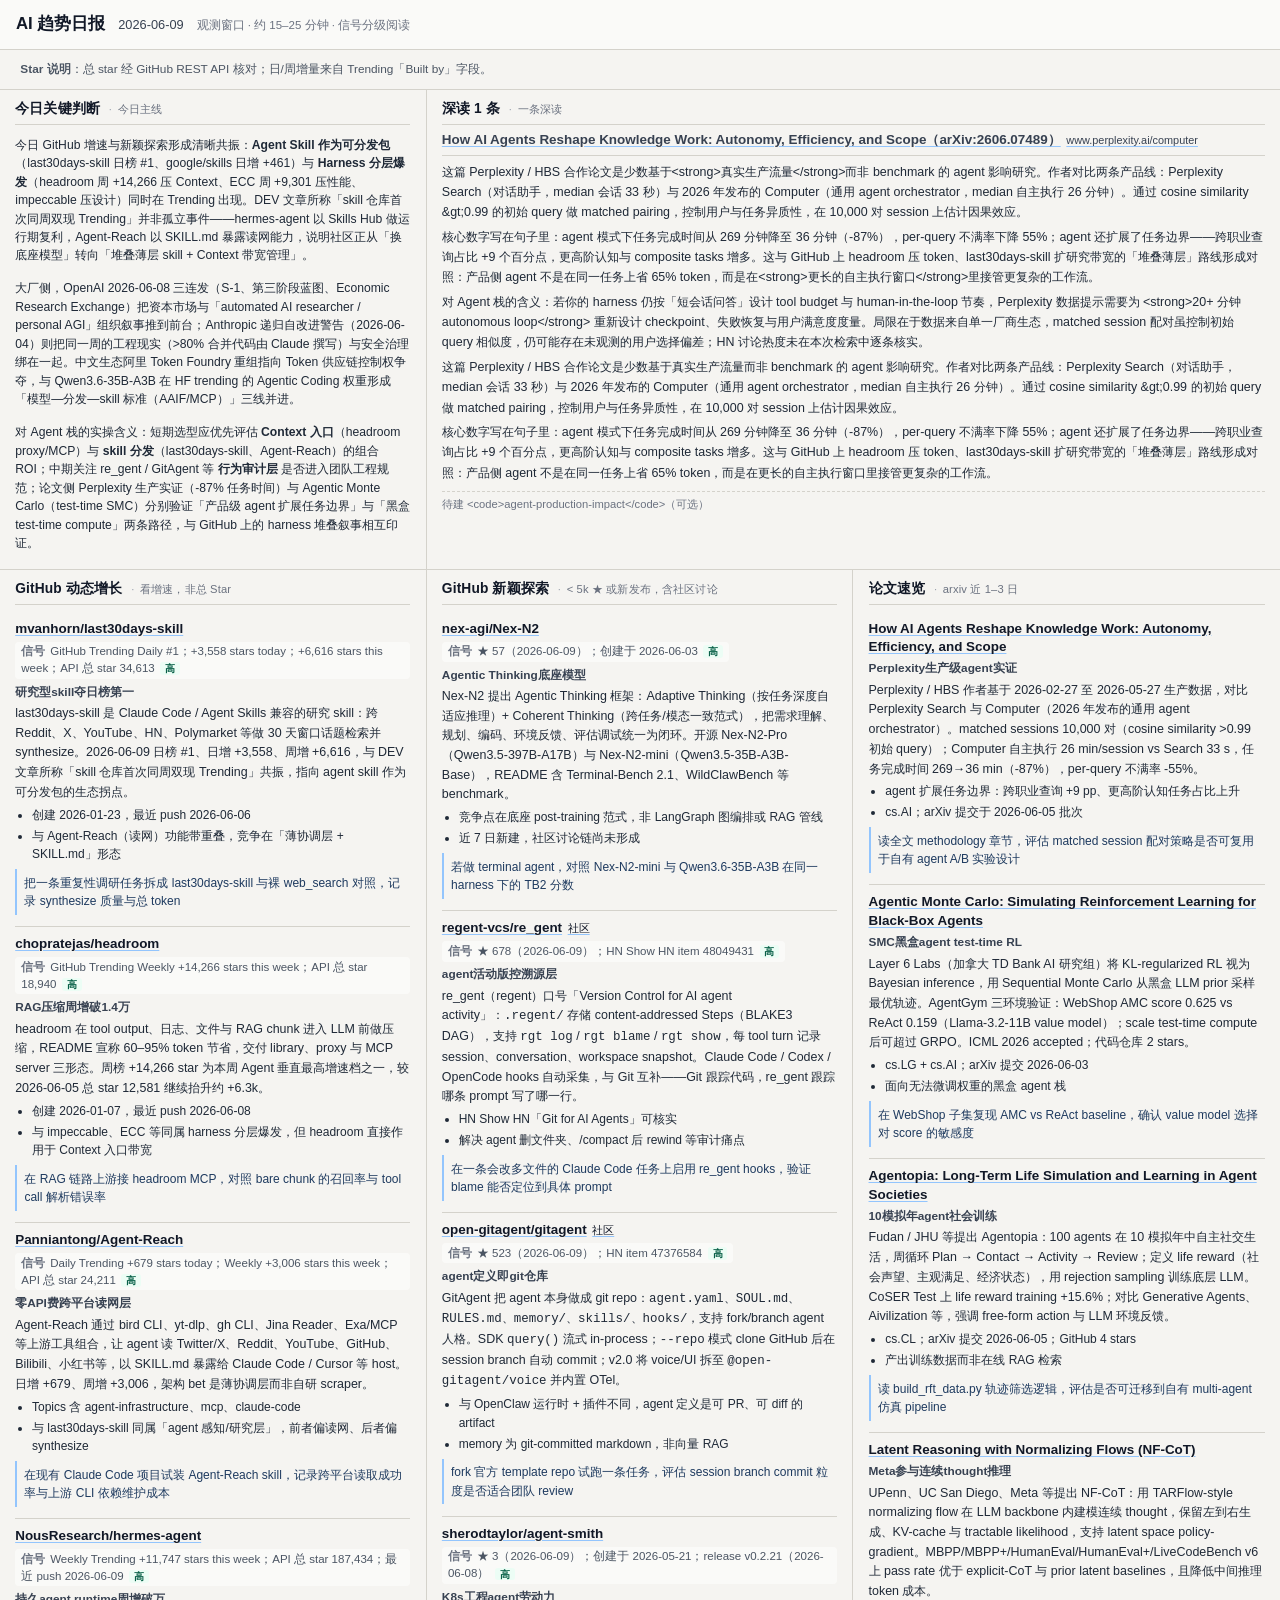
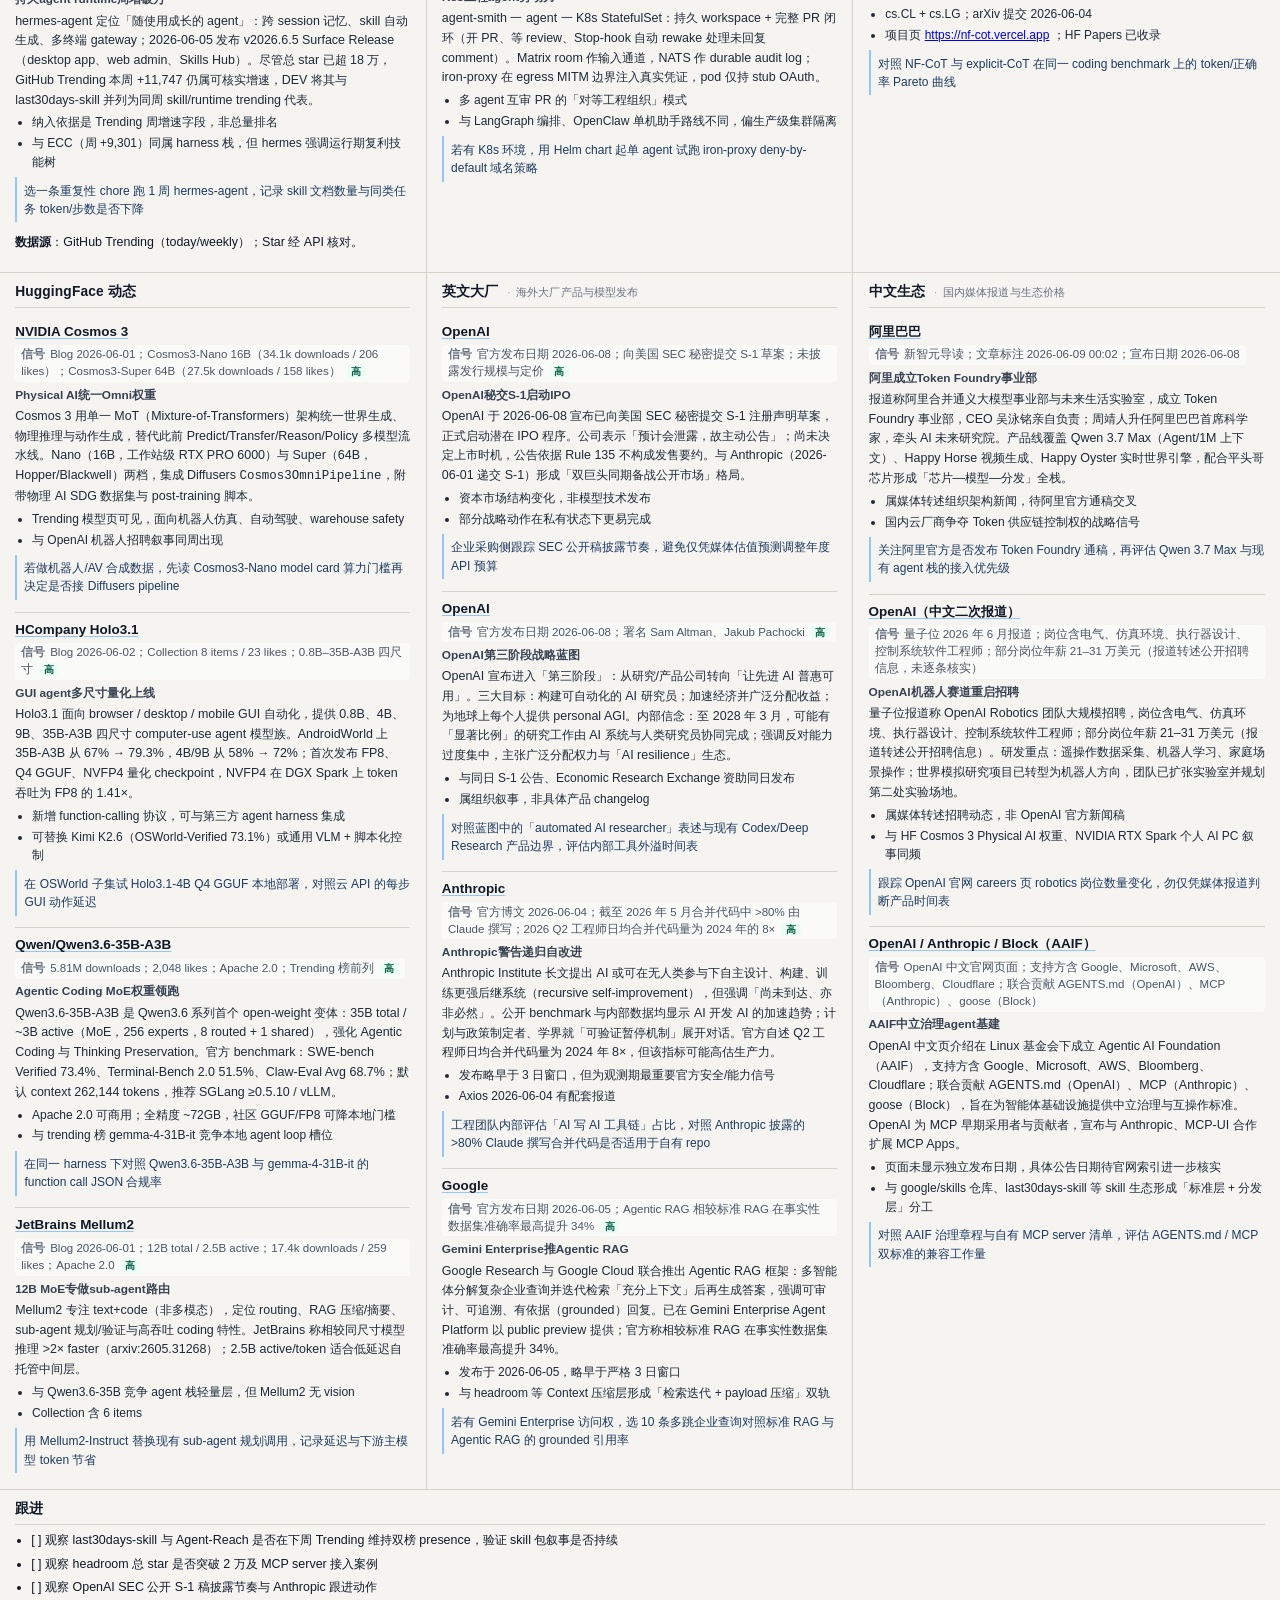
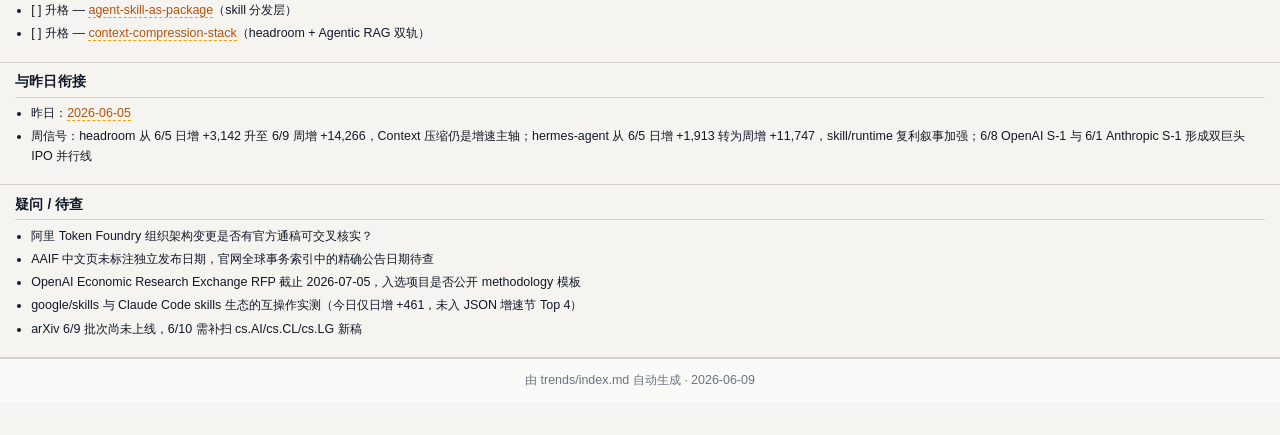
<file: trends/2026-06-09/index.html>
<!DOCTYPE html>
<html lang="zh-CN">
<head>
<meta charset="UTF-8">
<meta name="viewport" content="width=device-width, initial-scale=1">
<title>AI 趋势日报 — 2026-06-09</title>
<style>
:root {
  --bg: #f8f9fa;
  --paper: #f5f4f1;
  --rule: #d4d2cb;
  --text: #111827;
  --muted: #6b7280;
  --border: #d4d2cb;
  --accent: #ff6b3d;
  --link: #2563eb;
  --dir-fg: #9a3412;
  --dir-bg: #fff2e8;
  --sel-fg: #1e40af;
  --sel-bg: #eff6ff;
  --tool-fg: #065f46;
  --tool-bg: #ecfdf5;
}
* { box-sizing: border-box; }
body {
  font-family: "Inter", -apple-system, "PingFang SC", "Microsoft YaHei", sans-serif;
  font-size: 0.8125rem;
  background: #e2e0db;
  color: var(--text);
  line-height: 1.58;
  margin: 0;
}
.page-header {
  padding: 0.7rem 1rem;
  display: flex;
  flex-wrap: wrap;
  gap: 0.45rem 0.8rem;
  align-items: baseline;
  border-bottom: 1px solid var(--rule);
  background: #fafaf8;
}
.ph-title {
  font-size: 1.05rem;
  font-weight: 700;
  color: #111827;
}
.ph-date {
  color: #374151;
  font-size: 0.8rem;
}
.ph-meta {
  color: var(--muted);
  font-size: 0.72rem;
}
.wrap {
  display: grid;
  grid-template-columns: repeat(6, 1fr);
  column-gap: 0;
  row-gap: 0;
  align-items: stretch;
  width: 100%;
  max-width: none;
  margin: 0;
  padding: 0 0 2rem;
  background: var(--paper);
}
.wrap > * {
  grid-column: 1 / -1;
}
.section-github-growth { grid-column: 1 / 3; }
.section-github-novel { grid-column: 3 / 5; }
.section-papers { grid-column: 5 / 7; }
.section-huggingface { grid-column: 1 / 3; }
.section-bigtech-en { grid-column: 3 / 5; }
.section-bigtech-zh { grid-column: 5 / 7; }
.section-judgment { grid-column: 1 / 3; }
.section-deep { grid-column: 3 / 7; }
h2 {
  display: flex;
  flex-wrap: wrap;
  align-items: baseline;
  gap: 0.35rem 0.55rem;
  font-size: 0.86rem;
  font-weight: 700;
  margin: 0 0 0.4rem;
  padding: 0 0 0.32rem;
  border-bottom: 1px solid var(--rule);
  letter-spacing: 0.01em;
  line-height: 1.35;
}
.section-title {
  flex: 0 1 auto;
}
.section-intro {
  flex: 1 1 auto;
  font-size: 0.7rem;
  font-weight: 400;
  color: #6b7280;
  line-height: 1.4;
}
.section-intro::before {
  content: "·";
  margin-right: 0.35rem;
  color: #9ca3af;
}
h3 {
  font-size: 1.03rem;
  margin: 0.8rem 0 0.45rem;
  color: #374151;
}
.meta {
  display: flex;
  flex-wrap: wrap;
  gap: 0.35rem 0.55rem;
  align-items: center;
  font-size: 0.74rem;
  color: #4b5563;
  margin: 0;
  padding: 0.55rem 0.95rem;
  background: var(--paper);
  border-bottom: 1px solid var(--rule);
}
.meta .meta-item {
  padding: 0.08rem 0.32rem;
  border-bottom: none;
}
hr {
  display: none;
}
.section-block {
  min-width: 0;
  border-radius: 0;
  padding: 0.65rem 0.95rem 0.75rem;
  margin: 0;
  background: var(--paper);
  border-bottom: 1px solid var(--rule);
  border-right: 1px solid var(--rule);
}
.section-papers,
.section-bigtech-zh,
.section-deep,
.wrap > .section-block:not(.section-github-growth):not(.section-github-novel):not(.section-papers):not(.section-huggingface):not(.section-bigtech-en):not(.section-bigtech-zh):not(.section-judgment):not(.section-deep) {
  border-right: none;
}
p { margin: 0.45rem 0; font-size: 0.78rem; }
ul {
  margin: 0.35rem 0;
  padding-left: 1rem;
  font-size: 0.78rem;
}
li { margin: 0.22rem 0; }
.section-judgment p,
.section-judgment li {
  font-size: 0.76rem;
  line-height: 1.52;
  margin: 0.28rem 0;
}
.judgment-body {
  display: flex;
  flex-direction: column;
  gap: 0.35rem;
}
.judgment-prose {
  margin: 0;
  font-size: 0.78rem;
  line-height: 1.62;
  color: #1f2937;
}
.section-judgment ul {
  margin: 0.25rem 0;
}

.signal-list {
  display: flex;
  flex-direction: column;
  gap: 0;
  margin: 0.35rem 0 0;
  border-top: none;
}
.signal-card {
  padding: 0.5rem 0;
  margin: 0;
  border: none;
  border-bottom: 1px solid var(--rule);
}
.signal-card:last-child {
  border-bottom: none;
  padding-bottom: 0;
}
.signal-head-top {
  display: flex;
  flex-wrap: wrap;
  align-items: baseline;
  gap: 0.35rem 0.55rem;
  margin-bottom: 0.2rem;
}
.signal-title {
  font-size: 0.84rem;
  font-weight: 700;
  color: #111827;
  line-height: 1.4;
}
.signal-title a {
  color: inherit;
  text-decoration: underline;
  text-decoration-color: #93c5fd;
  text-underline-offset: 2px;
}
.signal-title a:hover {
  color: var(--link);
}
.signal-meta {
  display: flex;
  flex-wrap: wrap;
  gap: 0.3rem 0.45rem;
  margin-bottom: 0.3rem;
  font-size: 0.72rem;
  color: #4b5563;
  line-height: 1.48;
}
.signal-chip {
  background: rgba(255, 255, 255, 0.55);
  border-radius: 4px;
  padding: 0.1rem 0.38rem;
}
.confidence-low-chip {
  background: #f3f4f6;
  color: #6b7280;
}
.chip-label {
  color: #6b7280;
  font-weight: 600;
  margin-right: 0.15em;
}
.confidence-badge {
  font-size: 0.65rem;
  font-weight: 600;
  margin-left: 0.35rem;
  padding: 0.05rem 0.3rem;
  border-radius: 3px;
}
.confidence-high {
  color: #065f46;
  background: #ecfdf5;
}
.confidence-low {
  color: #6b7280;
  background: #f3f4f6;
}
.signal-body {
  font-size: 0.75rem;
  margin: 0.15rem 0 0.22rem;
}
.signal-body .kv-row {
  margin: 0.18rem 0;
}
.signal-plain {
  margin: 0;
  line-height: 1.65;
  color: #1f2937;
}
.signal-lead {
  margin: 0 0 0.2rem;
  font-size: 0.74rem;
  font-weight: 600;
  color: #374151;
  line-height: 1.45;
}
.signal-prose {
  margin: 0.2rem 0 0;
  line-height: 1.58;
  color: #1f2937;
}
.signal-prose-list {
  margin: 0.2rem 0 0;
  padding-left: 1.05rem;
  list-style: disc;
  color: #1f2937;
  font-size: 0.75rem;
  line-height: 1.55;
}
.signal-prose-list li {
  margin: 0.14rem 0;
}
.insight-action {
  margin: 0.35rem 0 0;
  padding: 0.28rem 0 0.28rem 0.45rem;
  border-left: 2px solid #93c5fd;
  font-size: 0.75rem;
  line-height: 1.52;
  color: #1e3a5f;
}
.insight-list {
  margin: 0.15rem 0 0.2rem;
  padding-left: 1rem;
  list-style: disc;
}
.insight-list li {
  margin: 0.12rem 0;
  line-height: 1.5;
}
.kv-row {
  margin: 0.18rem 0;
  line-height: 1.52;
  font-size: 0.75rem;
  color: #1f2937;
}
.field-label {
  font-weight: 700;
  color: #111827;
}
.field-label::after {
  content: "：";
  font-weight: 700;
}
.field-head {
  margin: 0.22rem 0 0.1rem;
  font-size: 0.76rem;
  font-weight: 700;
  color: #374151;
  line-height: 1.35;
}
.field-head::after {
  content: "：";
}

.badge-dir,
.badge-sel,
.badge-tool {
  display: inline-flex;
  align-items: center;
  border-radius: 999px;
  border: 1px solid transparent;
  padding: 0.08rem 0.52rem;
  font-size: 0.68rem;
  font-weight: 700;
  line-height: 1.35;
  white-space: nowrap;
}
.badge-dir { color: var(--dir-fg); background: var(--dir-bg); border-color: #fed7aa; }
.badge-sel { color: var(--sel-fg); background: var(--sel-bg); border-color: #bfdbfe; }
.badge-tool { color: var(--tool-fg); background: var(--tool-bg); border-color: #bbf7d0; }

.wikilink {
  color: #b45309;
  border-bottom: 1px dashed #f59e0b;
}

.deep-article {
  margin: 0.25rem 0 0;
  font-size: 0.75rem;
  line-height: 1.52;
}
.deep-head {
  display: flex;
  flex-wrap: wrap;
  align-items: baseline;
  gap: 0.3rem 0.45rem;
  margin-bottom: 0.35rem;
  padding-bottom: 0.32rem;
  border-bottom: 1px solid var(--rule);
}
.deep-title {
  margin: 0;
  font-size: 0.84rem;
  font-weight: 700;
  line-height: 1.4;
  flex: 1 1 12rem;
}
.deep-title a {
  color: inherit;
  text-decoration: underline;
  text-decoration-color: #93c5fd;
  text-underline-offset: 2px;
}
.deep-title a:hover {
  color: var(--link);
}
.deep-aux {
  font-size: 0.68rem;
  font-weight: 400;
  white-space: nowrap;
}
.deep-aux-link {
  color: var(--link);
  text-decoration: none;
  margin-left: 0.35rem;
}
.deep-aux-link:hover {
  text-decoration: underline;
}
.deep-body {
  display: flex;
  flex-direction: column;
  gap: 0.28rem;
}
.deep-prose {
  margin: 0;
  color: #1f2937;
  line-height: 1.62;
  font-size: 0.78rem;
}
.deep-prose-list {
  margin: 0.2rem 0 0;
  padding-left: 1.05rem;
  list-style: disc;
  font-size: 0.76rem;
  line-height: 1.55;
  color: #374151;
}
.deep-prose-list li {
  margin: 0.14rem 0;
}
.deep-foot {
  margin: 0.2rem 0 0;
  padding-top: 0.28rem;
  border-top: 1px dashed var(--rule);
  font-size: 0.7rem;
  color: #6b7280;
}

.footer {
  margin: 0;
  padding: 0.75rem 1.1rem;
  text-align: center;
  color: var(--muted);
  font-size: 0.78rem;
  background: #fafaf8;
  border-top: 1px solid var(--rule);
}

@media (max-width: 900px) {
  .wrap {
    display: block;
  }
  .section-block {
    border-right: none;
  }
}
@media (max-width: 760px) {
  .page-header { padding: 0.72rem 0.6rem; }
  .wrap { padding: 0 0 1.5rem; }
  .meta { padding: 0.55rem 0.75rem; }
  .section-block { padding: 0.55rem 0.7rem 0.65rem; }
}
</style>
</head>
<body>
<header class="page-header"><span class="ph-title">AI 趋势日报</span><span class="ph-date">2026-06-09</span><span class="ph-meta">观测窗口 · 约 15–25 分钟 · 信号分级阅读</span></header>
<div class="wrap">
<div class="meta"><span class="meta-item"><strong>Star 说明</strong>：总 star 经 GitHub REST API 核对；日/周增量来自 Trending「Built by」字段。</span></div>
<hr>
<section class="section-block section-judgment"><h2 id="judgment"><span class="section-title">今日关键判断</span><span class="section-intro">今日主线</span></h2><div class="judgment-body"><p class="judgment-prose">今日 GitHub 增速与新颖探索形成清晰共振：<strong>Agent Skill 作为可分发包</strong>（last30days-skill 日榜 #1、google/skills 日增 +461）与 <strong>Harness 分层爆发</strong>（headroom 周 +14,266 压 Context、ECC 周 +9,301 压性能、impeccable 压设计）同时在 Trending 出现。DEV 文章所称「skill 仓库首次同周双现 Trending」并非孤立事件——hermes-agent 以 Skills Hub 做运行期复利，Agent-Reach 以 SKILL.md 暴露读网能力，说明社区正从「换底座模型」转向「堆叠薄层 skill + Context 带宽管理」。</p><p class="judgment-prose">大厂侧，OpenAI 2026-06-08 三连发（S-1、第三阶段蓝图、Economic Research Exchange）把资本市场与「automated AI researcher / personal AGI」组织叙事推到前台；Anthropic 递归自改进警告（2026-06-04）则把同一周的工程现实（&gt;80% 合并代码由 Claude 撰写）与安全治理绑在一起。中文生态阿里 Token Foundry 重组指向 Token 供应链控制权争夺，与 Qwen3.6-35B-A3B 在 HF trending 的 Agentic Coding 权重形成「模型—分发—skill 标准（AAIF/MCP）」三线并进。</p><p class="judgment-prose">对 Agent 栈的实操含义：短期选型应优先评估 <strong>Context 入口</strong>（headroom proxy/MCP）与 <strong>skill 分发</strong>（last30days-skill、Agent-Reach）的组合 ROI；中期关注 re_gent / GitAgent 等 <strong>行为审计层</strong> 是否进入团队工程规范；论文侧 Perplexity 生产实证（-87% 任务时间）与 Agentic Monte Carlo（test-time SMC）分别验证「产品级 agent 扩展任务边界」与「黑盒 test-time compute」两条路径，与 GitHub 上的 harness 堆叠叙事相互印证。</p></div></section><section class="section-block section-deep"><h2 id="deep-dive"><span class="section-title">深读 1 条</span><span class="section-intro">一条深读</span></h2>
<article class="deep-article"><header class="deep-head"><h3 class="deep-title"><a href="https://arxiv.org/abs/2606.07489" target="_blank" rel="noopener">How AI Agents Reshape Knowledge Work: Autonomy, Efficiency, and Scope（arXiv:2606.07489）</a><span class="deep-aux"><a class="deep-aux-link" href="https://www.perplexity.ai/computer" target="_blank" rel="noopener">www.perplexity.ai/computer</a></span></h3></header><div class="deep-body"><p class="deep-prose">这篇 Perplexity / HBS 合作论文是少数基于&lt;strong&gt;真实生产流量&lt;/strong&gt;而非 benchmark 的 agent 影响研究。作者对比两条产品线：Perplexity Search（对话助手，median 会话 33 秒）与 2026 年发布的 Computer（通用 agent orchestrator，median 自主执行 26 分钟）。通过 cosine similarity &amp;gt;0.99 的初始 query 做 matched pairing，控制用户与任务异质性，在 10,000 对 session 上估计因果效应。</p><p class="deep-prose">核心数字写在句子里：agent 模式下任务完成时间从 269 分钟降至 36 分钟（-87%），per-query 不满率下降 55%；agent 还扩展了任务边界——跨职业查询占比 +9 个百分点，更高阶认知与 composite tasks 增多。这与 GitHub 上 headroom 压 token、last30days-skill 扩研究带宽的「堆叠薄层」路线形成对照：产品侧 agent 不是在同一任务上省 65% token，而是在&lt;strong&gt;更长的自主执行窗口&lt;/strong&gt;里接管更复杂的工作流。</p><p class="deep-prose">对 Agent 栈的含义：若你的 harness 仍按「短会话问答」设计 tool budget 与 human-in-the-loop 节奏，Perplexity 数据提示需要为 &lt;strong&gt;20+ 分钟 autonomous loop&lt;/strong&gt; 重新设计 checkpoint、失败恢复与用户满意度度量。局限在于数据来自单一厂商生态，matched session 配对虽控制初始 query 相似度，仍可能存在未观测的用户选择偏差；HN 讨论热度未在本次检索中逐条核实。</p><p class="deep-prose">这篇 Perplexity / HBS 合作论文是少数基于真实生产流量而非 benchmark 的 agent 影响研究。作者对比两条产品线：Perplexity Search（对话助手，median 会话 33 秒）与 2026 年发布的 Computer（通用 agent orchestrator，median 自主执行 26 分钟）。通过 cosine similarity &amp;gt;0.99 的初始 query 做 matched pairing，控制用户与任务异质性，在 10,000 对 session 上估计因果效应。</p><p class="deep-prose">核心数字写在句子里：agent 模式下任务完成时间从 269 分钟降至 36 分钟（-87%），per-query 不满率下降 55%；agent 还扩展了任务边界——跨职业查询占比 +9 个百分点，更高阶认知与 composite tasks 增多。这与 GitHub 上 headroom 压 token、last30days-skill 扩研究带宽的「堆叠薄层」路线形成对照：产品侧 agent 不是在同一任务上省 65% token，而是在更长的自主执行窗口里接管更复杂的工作流。</p><p class="deep-foot">待建 &lt;code&gt;agent-production-impact&lt;/code&gt;（可选）</p></div></article>
</section><section class="section-block section-github-growth"><h2 id="github-growth"><span class="section-title">GitHub 动态增长</span><span class="section-intro">看增速，非总 Star</span></h2>
<div class="signal-list"><article class="signal-card"><header class="signal-head"><div class="signal-head-top"><strong class="signal-title"><a href="https://github.com/mvanhorn/last30days-skill" target="_blank" rel="noopener">mvanhorn/last30days-skill</a></strong></div><div class="signal-meta"><span class="signal-chip"><span class="chip-label">信号</span> GitHub Trending Daily #1；+3,558 stars today；+6,616 stars this week；API 总 star 34,613<span class="confidence-badge confidence-high">高</span></span></div></header><div class="signal-body"><p class="signal-lead">研究型skill夺日榜第一</p><p class="signal-prose">last30days-skill 是 Claude Code / Agent Skills 兼容的研究 skill：跨 Reddit、X、YouTube、HN、Polymarket 等做 30 天窗口话题检索并 synthesize。2026-06-09 日榜 #1、日增 +3,558、周增 +6,616，与 DEV 文章所称「skill 仓库首次同周双现 Trending」共振，指向 agent skill 作为可分发包的生态拐点。</p><ul class="signal-prose-list"><li>创建 2026-01-23，最近 push 2026-06-06</li><li>与 Agent-Reach（读网）功能带重叠，竞争在「薄协调层 + SKILL.md」形态</li></ul><p class="insight-action">把一条重复性调研任务拆成 last30days-skill 与裸 web_search 对照，记录 synthesize 质量与总 token</p></div></article><article class="signal-card"><header class="signal-head"><div class="signal-head-top"><strong class="signal-title"><a href="https://github.com/chopratejas/headroom" target="_blank" rel="noopener">chopratejas/headroom</a></strong></div><div class="signal-meta"><span class="signal-chip"><span class="chip-label">信号</span> GitHub Trending Weekly +14,266 stars this week；API 总 star 18,940<span class="confidence-badge confidence-high">高</span></span></div></header><div class="signal-body"><p class="signal-lead">RAG压缩周增破1.4万</p><p class="signal-prose">headroom 在 tool output、日志、文件与 RAG chunk 进入 LLM 前做压缩，README 宣称 60–95% token 节省，交付 library、proxy 与 MCP server 三形态。周榜 +14,266 star 为本周 Agent 垂直最高增速档之一，较 2026-06-05 总 star 12,581 继续抬升约 +6.3k。</p><ul class="signal-prose-list"><li>创建 2026-01-07，最近 push 2026-06-08</li><li>与 impeccable、ECC 等同属 harness 分层爆发，但 headroom 直接作用于 Context 入口带宽</li></ul><p class="insight-action">在 RAG 链路上游接 headroom MCP，对照 bare chunk 的召回率与 tool call 解析错误率</p></div></article><article class="signal-card"><header class="signal-head"><div class="signal-head-top"><strong class="signal-title"><a href="https://github.com/Panniantong/Agent-Reach" target="_blank" rel="noopener">Panniantong/Agent-Reach</a></strong></div><div class="signal-meta"><span class="signal-chip"><span class="chip-label">信号</span> Daily Trending +679 stars today；Weekly +3,006 stars this week；API 总 star 24,211<span class="confidence-badge confidence-high">高</span></span></div></header><div class="signal-body"><p class="signal-lead">零API费跨平台读网层</p><p class="signal-prose">Agent-Reach 通过 bird CLI、yt-dlp、gh CLI、Jina Reader、Exa/MCP 等上游工具组合，让 agent 读 Twitter/X、Reddit、YouTube、GitHub、Bilibili、小红书等，以 SKILL.md 暴露给 Claude Code / Cursor 等 host。日增 +679、周增 +3,006，架构 bet 是薄协调层而非自研 scraper。</p><ul class="signal-prose-list"><li>Topics 含 agent-infrastructure、mcp、claude-code</li><li>与 last30days-skill 同属「agent 感知/研究层」，前者偏读网、后者偏 synthesize</li></ul><p class="insight-action">在现有 Claude Code 项目试装 Agent-Reach skill，记录跨平台读取成功率与上游 CLI 依赖维护成本</p></div></article><article class="signal-card"><header class="signal-head"><div class="signal-head-top"><strong class="signal-title"><a href="https://github.com/NousResearch/hermes-agent" target="_blank" rel="noopener">NousResearch/hermes-agent</a></strong></div><div class="signal-meta"><span class="signal-chip"><span class="chip-label">信号</span> Weekly Trending +11,747 stars this week；API 总 star 187,434；最近 push 2026-06-09<span class="confidence-badge confidence-high">高</span></span></div></header><div class="signal-body"><p class="signal-lead">持久agent runtime周增破万</p><p class="signal-prose">hermes-agent 定位「随使用成长的 agent」：跨 session 记忆、skill 自动生成、多终端 gateway；2026-06-05 发布 v2026.6.5 Surface Release（desktop app、web admin、Skills Hub）。尽管总 star 已超 18 万，GitHub Trending 本周 +11,747 仍属可核实增速，DEV 将其与 last30days-skill 并列为同周 skill/runtime trending 代表。</p><ul class="signal-prose-list"><li>纳入依据是 Trending 周增速字段，非总量排名</li><li>与 ECC（周 +9,301）同属 harness 栈，但 hermes 强调运行期复利技能树</li></ul><p class="insight-action">选一条重复性 chore 跑 1 周 hermes-agent，记录 skill 文档数量与同类任务 token/步数是否下降</p></div></article></div>
<p><strong>数据源</strong>：GitHub Trending（today/weekly）；Star 经 API 核对。</p>
</section><section class="section-block section-github-novel"><h2 id="github-novel"><span class="section-title">GitHub 新颖探索</span><span class="section-intro">&lt; 5k ★ 或新发布，含社区讨论</span></h2>
<div class="signal-list"><article class="signal-card"><header class="signal-head"><div class="signal-head-top"><strong class="signal-title"><a href="https://github.com/nex-agi/Nex-N2" target="_blank" rel="noopener">nex-agi/Nex-N2</a></strong></div><div class="signal-meta"><span class="signal-chip"><span class="chip-label">信号</span> ★ 57（2026-06-09）；创建于 2026-06-03<span class="confidence-badge confidence-high">高</span></span></div></header><div class="signal-body"><p class="signal-lead">Agentic Thinking底座模型</p><p class="signal-prose">Nex-N2 提出 Agentic Thinking 框架：Adaptive Thinking（按任务深度自适应推理）+ Coherent Thinking（跨任务/模态一致范式），把需求理解、规划、编码、环境反馈、评估调试统一为闭环。开源 Nex-N2-Pro（Qwen3.5-397B-A17B）与 Nex-N2-mini（Qwen3.5-35B-A3B-Base），README 含 Terminal-Bench 2.1、WildClawBench 等 benchmark。</p><ul class="signal-prose-list"><li>竞争点在底座 post-training 范式，非 LangGraph 图编排或 RAG 管线</li><li>近 7 日新建，社区讨论链尚未形成</li></ul><p class="insight-action">若做 terminal agent，对照 Nex-N2-mini 与 Qwen3.6-35B-A3B 在同一 harness 下的 TB2 分数</p></div></article><article class="signal-card"><header class="signal-head"><div class="signal-head-top"><strong class="signal-title"><a href="https://github.com/regent-vcs/re_gent" target="_blank" rel="noopener">regent-vcs/re_gent</a><span class="deep-aux"><a class="deep-aux-link" href="https://news.ycombinator.com/item?id=48049431" target="_blank" rel="noopener">社区</a></span></strong></div><div class="signal-meta"><span class="signal-chip"><span class="chip-label">信号</span> ★ 678（2026-06-09）；HN Show HN item 48049431<span class="confidence-badge confidence-high">高</span></span></div></header><div class="signal-body"><p class="signal-lead">agent活动版控溯源层</p><p class="signal-prose">re_gent（regent）口号「Version Control for AI agent activity」：<code>.regent/</code> 存储 content-addressed Steps（BLAKE3 DAG），支持 <code>rgt log</code> / <code>rgt blame</code> / <code>rgt show</code>，每 tool turn 记录 session、conversation、workspace snapshot。Claude Code / Codex / OpenCode hooks 自动采集，与 Git 互补——Git 跟踪代码，re_gent 跟踪哪条 prompt 写了哪一行。</p><ul class="signal-prose-list"><li>HN Show HN「Git for AI Agents」可核实</li><li>解决 agent 删文件夹、/compact 后 rewind 等审计痛点</li></ul><p class="insight-action">在一条会改多文件的 Claude Code 任务上启用 re_gent hooks，验证 blame 能否定位到具体 prompt</p></div></article><article class="signal-card"><header class="signal-head"><div class="signal-head-top"><strong class="signal-title"><a href="https://github.com/open-gitagent/gitagent" target="_blank" rel="noopener">open-gitagent/gitagent</a><span class="deep-aux"><a class="deep-aux-link" href="https://news.ycombinator.com/item?id=47376584" target="_blank" rel="noopener">社区</a></span></strong></div><div class="signal-meta"><span class="signal-chip"><span class="chip-label">信号</span> ★ 523（2026-06-09）；HN item 47376584<span class="confidence-badge confidence-high">高</span></span></div></header><div class="signal-body"><p class="signal-lead">agent定义即git仓库</p><p class="signal-prose">GitAgent 把 agent 本身做成 git repo：<code>agent.yaml</code>、<code>SOUL.md</code>、<code>RULES.md</code>、<code>memory/</code>、<code>skills/</code>、<code>hooks/</code>，支持 fork/branch agent 人格。SDK <code>query()</code> 流式 in-process；<code>--repo</code> 模式 clone GitHub 后在 session branch 自动 commit；v2.0 将 voice/UI 拆至 <code>@open-gitagent/voice</code> 并内置 OTel。</p><ul class="signal-prose-list"><li>与 OpenClaw 运行时 + 插件不同，agent 定义是可 PR、可 diff 的 artifact</li><li>memory 为 git-committed markdown，非向量 RAG</li></ul><p class="insight-action">fork 官方 template repo 试跑一条任务，评估 session branch commit 粒度是否适合团队 review</p></div></article><article class="signal-card"><header class="signal-head"><div class="signal-head-top"><strong class="signal-title"><a href="https://github.com/sherodtaylor/agent-smith" target="_blank" rel="noopener">sherodtaylor/agent-smith</a></strong></div><div class="signal-meta"><span class="signal-chip"><span class="chip-label">信号</span> ★ 3（2026-06-09）；创建于 2026-05-21；release v0.2.21（2026-06-08）<span class="confidence-badge confidence-high">高</span></span></div></header><div class="signal-body"><p class="signal-lead">K8s工程agent劳动力</p><p class="signal-prose">agent-smith 一 agent 一 K8s StatefulSet：持久 workspace + 完整 PR 闭环（开 PR、等 review、Stop-hook 自动 rewake 处理未回复 comment）。Matrix room 作输入通道，NATS 作 durable audit log；iron-proxy 在 egress MITM 边界注入真实凭证，pod 仅持 stub OAuth。</p><ul class="signal-prose-list"><li>多 agent 互审 PR 的「对等工程组织」模式</li><li>与 LangGraph 编排、OpenClaw 单机助手路线不同，偏生产级集群隔离</li></ul><p class="insight-action">若有 K8s 环境，用 Helm chart 起单 agent 试跑 iron-proxy deny-by-default 域名策略</p></div></article></div>
</section><section class="section-block section-papers"><h2 id="papers"><span class="section-title">论文速览</span><span class="section-intro">arxiv 近 1–3 日</span></h2>
<div class="signal-list"><article class="signal-card"><header class="signal-head"><div class="signal-head-top"><strong class="signal-title"><a href="https://arxiv.org/abs/2606.07489" target="_blank" rel="noopener">How AI Agents Reshape Knowledge Work: Autonomy, Efficiency, and Scope</a></strong></div></header><div class="signal-body"><p class="signal-lead">Perplexity生产级agent实证</p><p class="signal-prose">Perplexity / HBS 作者基于 2026-02-27 至 2026-05-27 生产数据，对比 Perplexity Search 与 Computer（2026 年发布的通用 agent orchestrator）。matched sessions 10,000 对（cosine similarity &gt;0.99 初始 query）；Computer 自主执行 26 min/session vs Search 33 s，任务完成时间 269→36 min（-87%），per-query 不满率 -55%。</p><ul class="signal-prose-list"><li>agent 扩展任务边界：跨职业查询 +9 pp、更高阶认知任务占比上升</li><li>cs.AI；arXiv 提交于 2026-06-05 批次</li></ul><p class="insight-action">读全文 methodology 章节，评估 matched session 配对策略是否可复用于自有 agent A/B 实验设计</p></div></article><article class="signal-card"><header class="signal-head"><div class="signal-head-top"><strong class="signal-title"><a href="https://arxiv.org/abs/2606.05296" target="_blank" rel="noopener">Agentic Monte Carlo: Simulating Reinforcement Learning for Black-Box Agents</a></strong></div></header><div class="signal-body"><p class="signal-lead">SMC黑盒agent test-time RL</p><p class="signal-prose">Layer 6 Labs（加拿大 TD Bank AI 研究组）将 KL-regularized RL 视为 Bayesian inference，用 Sequential Monte Carlo 从黑盒 LLM prior 采样最优轨迹。AgentGym 三环境验证：WebShop AMC score 0.625 vs ReAct 0.159（Llama-3.2-11B value model）；scale test-time compute 后可超过 GRPO。ICML 2026 accepted；代码仓库 2 stars。</p><ul class="signal-prose-list"><li>cs.LG + cs.AI；arXiv 提交 2026-06-03</li><li>面向无法微调权重的黑盒 agent 栈</li></ul><p class="insight-action">在 WebShop 子集复现 AMC vs ReAct baseline，确认 value model 选择对 score 的敏感度</p></div></article><article class="signal-card"><header class="signal-head"><div class="signal-head-top"><strong class="signal-title"><a href="https://arxiv.org/abs/2606.07513" target="_blank" rel="noopener">Agentopia: Long-Term Life Simulation and Learning in Agent Societies</a></strong></div></header><div class="signal-body"><p class="signal-lead">10模拟年agent社会训练</p><p class="signal-prose">Fudan / JHU 等提出 Agentopia：100 agents 在 10 模拟年中自主社交生活，周循环 Plan → Contact → Activity → Review；定义 life reward（社会声望、主观满足、经济状态），用 rejection sampling 训练底层 LLM。CoSER Test 上 life reward training +15.6%；对比 Generative Agents、Aivilization 等，强调 free-form action 与 LLM 环境反馈。</p><ul class="signal-prose-list"><li>cs.CL；arXiv 提交 2026-06-05；GitHub 4 stars</li><li>产出训练数据而非在线 RAG 检索</li></ul><p class="insight-action">读 build_rft_data.py 轨迹筛选逻辑，评估是否可迁移到自有 multi-agent 仿真 pipeline</p></div></article><article class="signal-card"><header class="signal-head"><div class="signal-head-top"><strong class="signal-title"><a href="https://arxiv.org/abs/2606.06447" target="_blank" rel="noopener">Latent Reasoning with Normalizing Flows (NF-CoT)</a></strong></div></header><div class="signal-body"><p class="signal-lead">Meta参与连续thought推理</p><p class="signal-prose">UPenn、UC San Diego、Meta 等提出 NF-CoT：用 TARFlow-style normalizing flow 在 LLM backbone 内建模连续 thought，保留左到右生成、KV-cache 与 tractable likelihood，支持 latent space policy-gradient。MBPP/MBPP+/HumanEval/HumanEval+/LiveCodeBench v6 上 pass rate 优于 explicit-CoT 与 prior latent baselines，且降低中间推理 token 成本。</p><ul class="signal-prose-list"><li>cs.CL + cs.LG；arXiv 提交 2026-06-04</li><li>项目页 <a href="https://nf-cot.vercel.app" target="_blank" rel="noopener">https://nf-cot.vercel.app</a> ；HF Papers 已收录</li></ul><p class="insight-action">对照 NF-CoT 与 explicit-CoT 在同一 coding benchmark 上的 token/正确率 Pareto 曲线</p></div></article></div>
</section><section class="section-block section-huggingface"><h2 id="huggingface"><span class="section-title">HuggingFace 动态</span></h2>
<div class="signal-list"><article class="signal-card"><header class="signal-head"><div class="signal-head-top"><strong class="signal-title"><a href="https://huggingface.co/blog/nvidia/cosmos-3-for-physical-ai" target="_blank" rel="noopener">NVIDIA Cosmos 3</a></strong></div><div class="signal-meta"><span class="signal-chip"><span class="chip-label">信号</span> Blog 2026-06-01；Cosmos3-Nano 16B（34.1k downloads / 206 likes）；Cosmos3-Super 64B（27.5k downloads / 158 likes）<span class="confidence-badge confidence-high">高</span></span></div></header><div class="signal-body"><p class="signal-lead">Physical AI统一Omni权重</p><p class="signal-prose">Cosmos 3 用单一 MoT（Mixture-of-Transformers）架构统一世界生成、物理推理与动作生成，替代此前 Predict/Transfer/Reason/Policy 多模型流水线。Nano（16B，工作站级 RTX PRO 6000）与 Super（64B，Hopper/Blackwell）两档，集成 Diffusers <code>Cosmos3OmniPipeline</code>，附带物理 AI SDG 数据集与 post-training 脚本。</p><ul class="signal-prose-list"><li>Trending 模型页可见，面向机器人仿真、自动驾驶、warehouse safety</li><li>与 OpenAI 机器人招聘叙事同周出现</li></ul><p class="insight-action">若做机器人/AV 合成数据，先读 Cosmos3-Nano model card 算力门槛再决定是否接 Diffusers pipeline</p></div></article><article class="signal-card"><header class="signal-head"><div class="signal-head-top"><strong class="signal-title"><a href="https://huggingface.co/blog/Hcompany/holo31" target="_blank" rel="noopener">HCompany Holo3.1</a></strong></div><div class="signal-meta"><span class="signal-chip"><span class="chip-label">信号</span> Blog 2026-06-02；Collection 8 items / 23 likes；0.8B–35B-A3B 四尺寸<span class="confidence-badge confidence-high">高</span></span></div></header><div class="signal-body"><p class="signal-lead">GUI agent多尺寸量化上线</p><p class="signal-prose">Holo3.1 面向 browser / desktop / mobile GUI 自动化，提供 0.8B、4B、9B、35B-A3B 四尺寸 computer-use agent 模型族。AndroidWorld 上 35B-A3B 从 67% → 79.3%，4B/9B 从 58% → 72%；首次发布 FP8、Q4 GGUF、NVFP4 量化 checkpoint，NVFP4 在 DGX Spark 上 token 吞吐为 FP8 的 1.41×。</p><ul class="signal-prose-list"><li>新增 function-calling 协议，可与第三方 agent harness 集成</li><li>可替换 Kimi K2.6（OSWorld-Verified 73.1%）或通用 VLM + 脚本化控制</li></ul><p class="insight-action">在 OSWorld 子集试 Holo3.1-4B Q4 GGUF 本地部署，对照云 API 的每步 GUI 动作延迟</p></div></article><article class="signal-card"><header class="signal-head"><div class="signal-head-top"><strong class="signal-title"><a href="https://huggingface.co/Qwen/Qwen3.6-35B-A3B" target="_blank" rel="noopener">Qwen/Qwen3.6-35B-A3B</a></strong></div><div class="signal-meta"><span class="signal-chip"><span class="chip-label">信号</span> 5.81M downloads；2,048 likes；Apache 2.0；Trending 榜前列<span class="confidence-badge confidence-high">高</span></span></div></header><div class="signal-body"><p class="signal-lead">Agentic Coding MoE权重领跑</p><p class="signal-prose">Qwen3.6-35B-A3B 是 Qwen3.6 系列首个 open-weight 变体：35B total / ~3B active（MoE，256 experts，8 routed + 1 shared），强化 Agentic Coding 与 Thinking Preservation。官方 benchmark：SWE-bench Verified 73.4%、Terminal-Bench 2.0 51.5%、Claw-Eval Avg 68.7%；默认 context 262,144 tokens，推荐 SGLang ≥0.5.10 / vLLM。</p><ul class="signal-prose-list"><li>Apache 2.0 可商用；全精度 ~72GB，社区 GGUF/FP8 可降本地门槛</li><li>与 trending 榜 gemma-4-31B-it 竞争本地 agent loop 槽位</li></ul><p class="insight-action">在同一 harness 下对照 Qwen3.6-35B-A3B 与 gemma-4-31B-it 的 function call JSON 合规率</p></div></article><article class="signal-card"><header class="signal-head"><div class="signal-head-top"><strong class="signal-title"><a href="https://huggingface.co/blog/JetBrains/mellum2-launch" target="_blank" rel="noopener">JetBrains Mellum2</a></strong></div><div class="signal-meta"><span class="signal-chip"><span class="chip-label">信号</span> Blog 2026-06-01；12B total / 2.5B active；17.4k downloads / 259 likes；Apache 2.0<span class="confidence-badge confidence-high">高</span></span></div></header><div class="signal-body"><p class="signal-lead">12B MoE专做sub-agent路由</p><p class="signal-prose">Mellum2 专注 text+code（非多模态），定位 routing、RAG 压缩/摘要、sub-agent 规划/验证与高吞吐 coding 特性。JetBrains 称相较同尺寸模型推理 &gt;2× faster（arxiv:2605.31268）；2.5B active/token 适合低延迟自托管中间层。</p><ul class="signal-prose-list"><li>与 Qwen3.6-35B 竞争 agent 栈轻量层，但 Mellum2 无 vision</li><li>Collection 含 6 items</li></ul><p class="insight-action">用 Mellum2-Instruct 替换现有 sub-agent 规划调用，记录延迟与下游主模型 token 节省</p></div></article></div>
</section><section class="section-block section-bigtech-en"><h2 id="bigtech-en"><span class="section-title">英文大厂</span><span class="section-intro">海外大厂产品与模型发布</span></h2><div class="signal-list"><article class="signal-card"><header class="signal-head"><div class="signal-head-top"><strong class="signal-title"><a href="https://openai.com/index/openai-submits-confidential-s-1/" target="_blank" rel="noopener">OpenAI</a></strong></div><div class="signal-meta"><span class="signal-chip"><span class="chip-label">信号</span> 官方发布日期 2026-06-08；向美国 SEC 秘密提交 S-1 草案；未披露发行规模与定价<span class="confidence-badge confidence-high">高</span></span></div></header><div class="signal-body"><p class="signal-lead">OpenAI秘交S-1启动IPO</p><p class="signal-prose">OpenAI 于 2026-06-08 宣布已向美国 SEC 秘密提交 S-1 注册声明草案，正式启动潜在 IPO 程序。公司表示「预计会泄露，故主动公告」；尚未决定上市时机，公告依据 Rule 135 不构成发售要约。与 Anthropic（2026-06-01 递交 S-1）形成「双巨头同期备战公开市场」格局。</p><ul class="signal-prose-list"><li>资本市场结构变化，非模型技术发布</li><li>部分战略动作在私有状态下更易完成</li></ul><p class="insight-action">企业采购侧跟踪 SEC 公开稿披露节奏，避免仅凭媒体估值预测调整年度 API 预算</p></div></article><article class="signal-card"><header class="signal-head"><div class="signal-head-top"><strong class="signal-title"><a href="https://openai.com/index/built-to-benefit-everyone-our-plan/" target="_blank" rel="noopener">OpenAI</a></strong></div><div class="signal-meta"><span class="signal-chip"><span class="chip-label">信号</span> 官方发布日期 2026-06-08；署名 Sam Altman、Jakub Pachocki<span class="confidence-badge confidence-high">高</span></span></div></header><div class="signal-body"><p class="signal-lead">OpenAI第三阶段战略蓝图</p><p class="signal-prose">OpenAI 宣布进入「第三阶段」：从研究/产品公司转向「让先进 AI 普惠可用」。三大目标：构建可自动化的 AI 研究员；加速经济并广泛分配收益；为地球上每个人提供 personal AGI。内部信念：至 2028 年 3 月，可能有「显著比例」的研究工作由 AI 系统与人类研究员协同完成；强调反对能力过度集中，主张广泛分配权力与「AI resilience」生态。</p><ul class="signal-prose-list"><li>与同日 S-1 公告、Economic Research Exchange 资助同日发布</li><li>属组织叙事，非具体产品 changelog</li></ul><p class="insight-action">对照蓝图中的「automated AI researcher」表述与现有 Codex/Deep Research 产品边界，评估内部工具外溢时间表</p></div></article><article class="signal-card"><header class="signal-head"><div class="signal-head-top"><strong class="signal-title"><a href="https://www.anthropic.com/institute/recursive-self-improvement" target="_blank" rel="noopener">Anthropic</a></strong></div><div class="signal-meta"><span class="signal-chip"><span class="chip-label">信号</span> 官方博文 2026-06-04；截至 2026 年 5 月合并代码中 &gt;80% 由 Claude 撰写；2026 Q2 工程师日均合并代码量为 2024 年的 8×<span class="confidence-badge confidence-high">高</span></span></div></header><div class="signal-body"><p class="signal-lead">Anthropic警告递归自改进</p><p class="signal-prose">Anthropic Institute 长文提出 AI 或可在无人类参与下自主设计、构建、训练更强后继系统（recursive self-improvement），但强调「尚未到达、亦非必然」。公开 benchmark 与内部数据均显示 AI 开发 AI 的加速趋势；计划与政策制定者、学界就「可验证暂停机制」展开对话。官方自述 Q2 工程师日均合并代码量为 2024 年 8×，但该指标可能高估生产力。</p><ul class="signal-prose-list"><li>发布略早于 3 日窗口，但为观测期最重要官方安全/能力信号</li><li>Axios 2026-06-04 有配套报道</li></ul><p class="insight-action">工程团队内部评估「AI 写 AI 工具链」占比，对照 Anthropic 披露的 &gt;80% Claude 撰写合并代码是否适用于自有 repo</p></div></article><article class="signal-card"><header class="signal-head"><div class="signal-head-top"><strong class="signal-title"><a href="https://research.google/blog/unlocking-dependable-responses-with-gemini-enterprise-agent-platforms-agentic-rag/" target="_blank" rel="noopener">Google</a></strong></div><div class="signal-meta"><span class="signal-chip"><span class="chip-label">信号</span> 官方发布日期 2026-06-05；Agentic RAG 相较标准 RAG 在事实性数据集准确率最高提升 34%<span class="confidence-badge confidence-high">高</span></span></div></header><div class="signal-body"><p class="signal-lead">Gemini Enterprise推Agentic RAG</p><p class="signal-prose">Google Research 与 Google Cloud 联合推出 Agentic RAG 框架：多智能体分解复杂企业查询并迭代检索「充分上下文」后再生成答案，强调可审计、可追溯、有依据（grounded）回复。已在 Gemini Enterprise Agent Platform 以 public preview 提供；官方称相较标准 RAG 在事实性数据集准确率最高提升 34%。</p><ul class="signal-prose-list"><li>发布于 2026-06-05，略早于严格 3 日窗口</li><li>与 headroom 等 Context 压缩层形成「检索迭代 + payload 压缩」双轨</li></ul><p class="insight-action">若有 Gemini Enterprise 访问权，选 10 条多跳企业查询对照标准 RAG 与 Agentic RAG 的 grounded 引用率</p></div></article></div></section><section class="section-block section-bigtech-zh"><h2 id="bigtech-zh"><span class="section-title">中文生态</span><span class="section-intro">国内媒体报道与生态价格</span></h2><div class="signal-list"><article class="signal-card"><header class="signal-head"><div class="signal-head-top"><strong class="signal-title"><a href="https://www.163.com/dy/article/KUUJUEQL0511ABV6.html" target="_blank" rel="noopener">阿里巴巴</a></strong></div><div class="signal-meta"><span class="signal-chip"><span class="chip-label">信号</span> 新智元导读；文章标注 2026-06-09 00:02；宣布日期 2026-06-08</span></div></header><div class="signal-body"><p class="signal-lead">阿里成立Token Foundry事业部</p><p class="signal-prose">报道称阿里合并通义大模型事业部与未来生活实验室，成立 Token Foundry 事业部，CEO 吴泳铭亲自负责；周靖人升任阿里巴巴首席科学家，牵头 AI 未来研究院。产品线覆盖 Qwen 3.7 Max（Agent/1M 上下文）、Happy Horse 视频生成、Happy Oyster 实时世界引擎，配合平头哥芯片形成「芯片—模型—分发」全栈。</p><ul class="signal-prose-list"><li>属媒体转述组织架构新闻，待阿里官方通稿交叉</li><li>国内云厂商争夺 Token 供应链控制权的战略信号</li></ul><p class="insight-action">关注阿里官方是否发布 Token Foundry 通稿，再评估 Qwen 3.7 Max 与现有 agent 栈的接入优先级</p></div></article><article class="signal-card"><header class="signal-head"><div class="signal-head-top"><strong class="signal-title"><a href="https://www.qbitai.com/2026/06/427238.html" target="_blank" rel="noopener">OpenAI（中文二次报道）</a></strong></div><div class="signal-meta"><span class="signal-chip"><span class="chip-label">信号</span> 量子位 2026 年 6 月报道；岗位含电气、仿真环境、执行器设计、控制系统软件工程师；部分岗位年薪 21–31 万美元（报道转述公开招聘信息，未逐条核实）</span></div></header><div class="signal-body"><p class="signal-lead">OpenAI机器人赛道重启招聘</p><p class="signal-prose">量子位报道称 OpenAI Robotics 团队大规模招聘，岗位含电气、仿真环境、执行器设计、控制系统软件工程师；部分岗位年薪 21–31 万美元（报道转述公开招聘信息）。研发重点：遥操作数据采集、机器人学习、家庭场景操作；世界模拟研究项目已转型为机器人方向，团队已扩张实验室并规划第二处实验场地。</p><ul class="signal-prose-list"><li>属媒体转述招聘动态，非 OpenAI 官方新闻稿</li><li>与 HF Cosmos 3 Physical AI 权重、NVIDIA RTX Spark 个人 AI PC 叙事同频</li></ul><p class="insight-action">跟踪 OpenAI 官网 careers 页 robotics 岗位数量变化，勿仅凭媒体报道判断产品时间表</p></div></article><article class="signal-card"><header class="signal-head"><div class="signal-head-top"><strong class="signal-title"><a href="https://openai.com/zh-Hans-CN/index/agentic-ai-foundation/" target="_blank" rel="noopener">OpenAI / Anthropic / Block（AAIF）</a></strong></div><div class="signal-meta"><span class="signal-chip"><span class="chip-label">信号</span> OpenAI 中文官网页面；支持方含 Google、Microsoft、AWS、Bloomberg、Cloudflare；联合贡献 AGENTS.md（OpenAI）、MCP（Anthropic）、goose（Block）</span></div></header><div class="signal-body"><p class="signal-lead">AAIF中立治理agent基建</p><p class="signal-prose">OpenAI 中文页介绍在 Linux 基金会下成立 Agentic AI Foundation（AAIF），支持方含 Google、Microsoft、AWS、Bloomberg、Cloudflare；联合贡献 AGENTS.md（OpenAI）、MCP（Anthropic）、goose（Block），旨在为智能体基础设施提供中立治理与互操作标准。OpenAI 为 MCP 早期采用者与贡献者，宣布与 Anthropic、MCP-UI 合作扩展 MCP Apps。</p><ul class="signal-prose-list"><li>页面未显示独立发布日期，具体公告日期待官网索引进一步核实</li><li>与 google/skills 仓库、last30days-skill 等 skill 生态形成「标准层 + 分发层」分工</li></ul><p class="insight-action">对照 AAIF 治理章程与自有 MCP server 清单，评估 AGENTS.md / MCP 双标准的兼容工作量</p></div></article></div></section><section class="section-block"><h2 id="八-跟进"><span class="section-title">跟进</span></h2>
<ul>
<li>[ ] 观察 last30days-skill 与 Agent-Reach 是否在下周 Trending 维持双榜 presence，验证 skill 包叙事是否持续</li>
<li>[ ] 观察 headroom 总 star 是否突破 2 万及 MCP server 接入案例</li>
<li>[ ] 观察 OpenAI SEC 公开 S-1 稿披露节奏与 Anthropic 跟进动作</li>
<li>[ ] 升格 — <span class="wikilink" title="agent-skill-as-package">agent-skill-as-package</span>（skill 分发层）</li>
<li>[ ] 升格 — <span class="wikilink" title="context-compression-stack">context-compression-stack</span>（headroom + Agentic RAG 双轨）</li>
</ul>
</section><section class="section-block"><h2 id="九-与昨日衔接"><span class="section-title">与昨日衔接</span></h2>
<ul>
<li>昨日：<span class="wikilink" title="2026-06-05">2026-06-05</span></li>
<li>周信号：headroom 从 6/5 日增 +3,142 升至 6/9 周增 +14,266，Context 压缩仍是增速主轴；hermes-agent 从 6/5 日增 +1,913 转为周增 +11,747，skill/runtime 复利叙事加强；6/8 OpenAI S-1 与 6/1 Anthropic S-1 形成双巨头 IPO 并行线</li>
</ul>
</section><section class="section-block"><h2 id="十-疑问-待查"><span class="section-title">疑问 / 待查</span></h2>
<ul>
<li>阿里 Token Foundry 组织架构变更是否有官方通稿可交叉核实？</li>
<li>AAIF 中文页未标注独立发布日期，官网全球事务索引中的精确公告日期待查</li>
<li>OpenAI Economic Research Exchange RFP 截止 2026-07-05，入选项目是否公开 methodology 模板</li>
<li>google/skills 与 Claude Code skills 生态的互操作实测（今日仅日增 +461，未入 JSON 增速节 Top 4）</li>
<li>arXiv 6/9 批次尚未上线，6/10 需补扫 cs.AI/cs.CL/cs.LG 新稿</li>
</ul></section>
<p class="footer">由 trends/index.md 自动生成 · 2026-06-09</p>
</div>
</body>
</html>
</file>
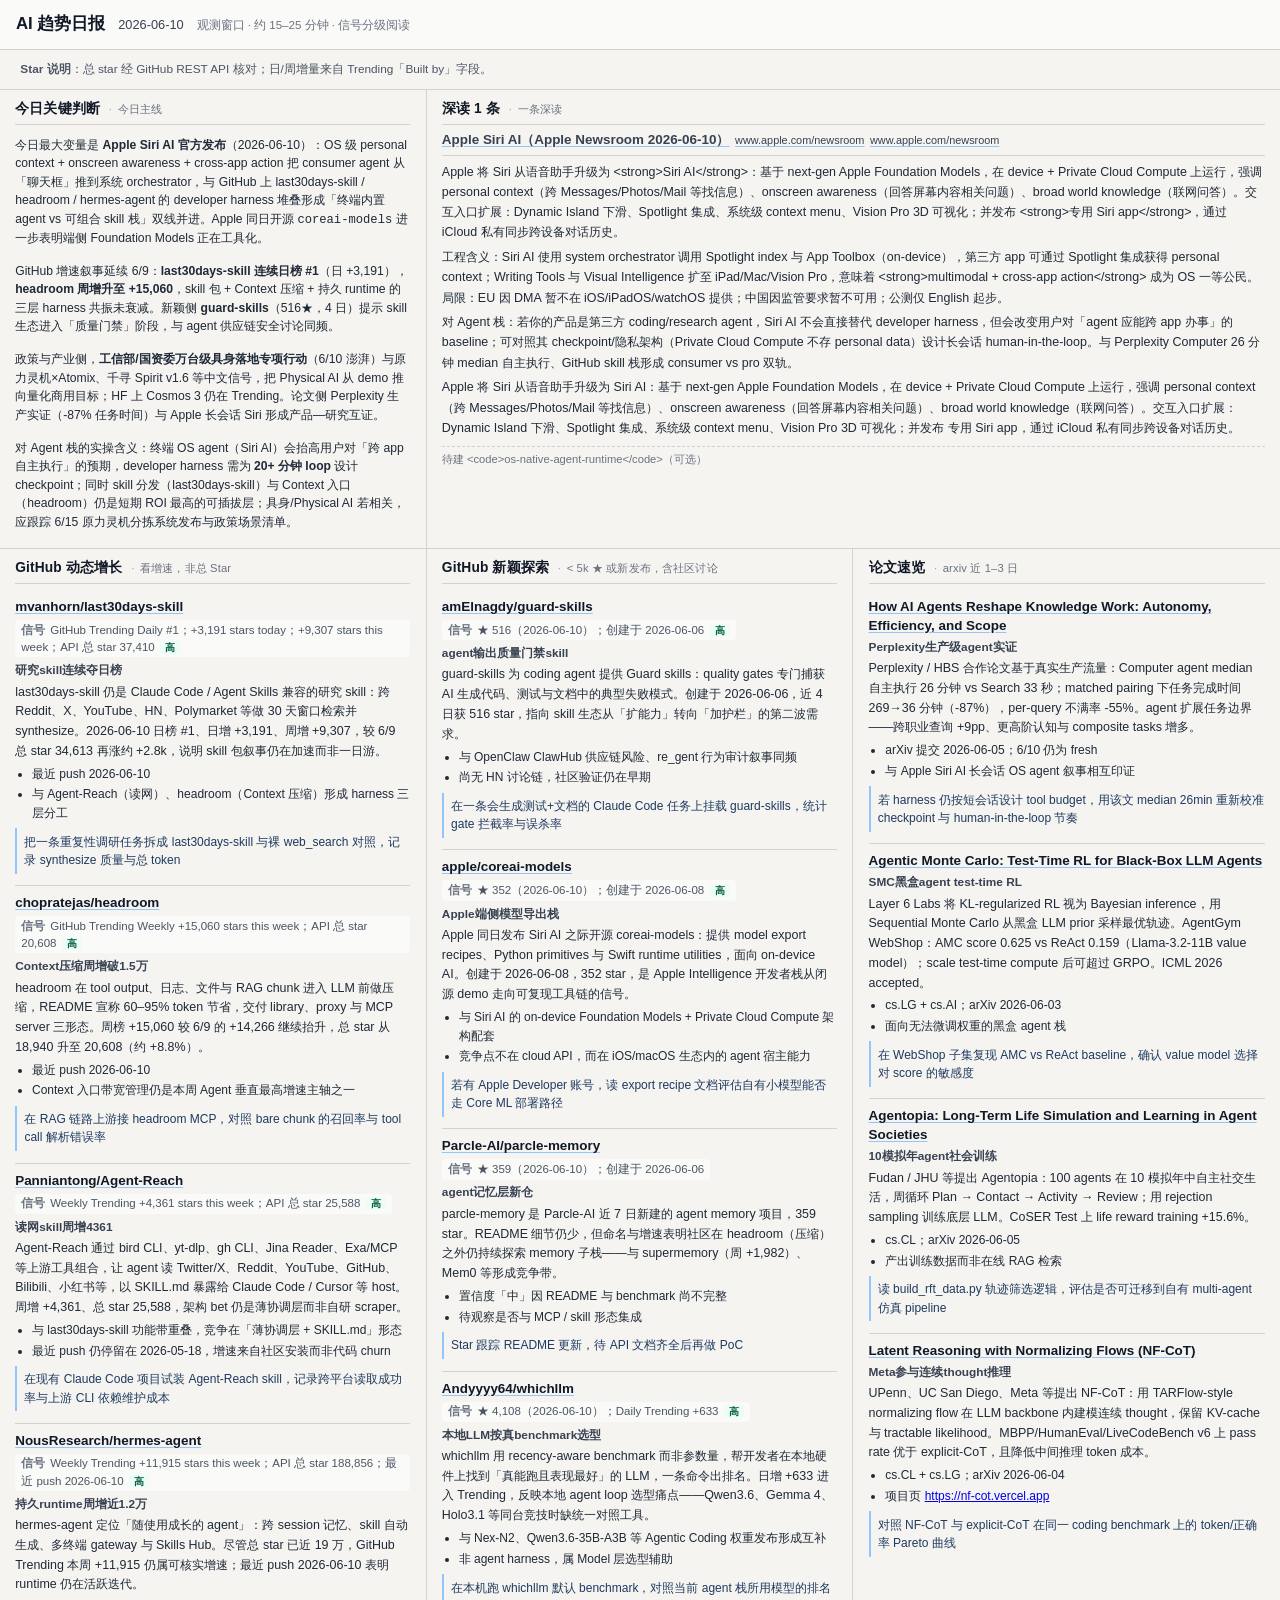
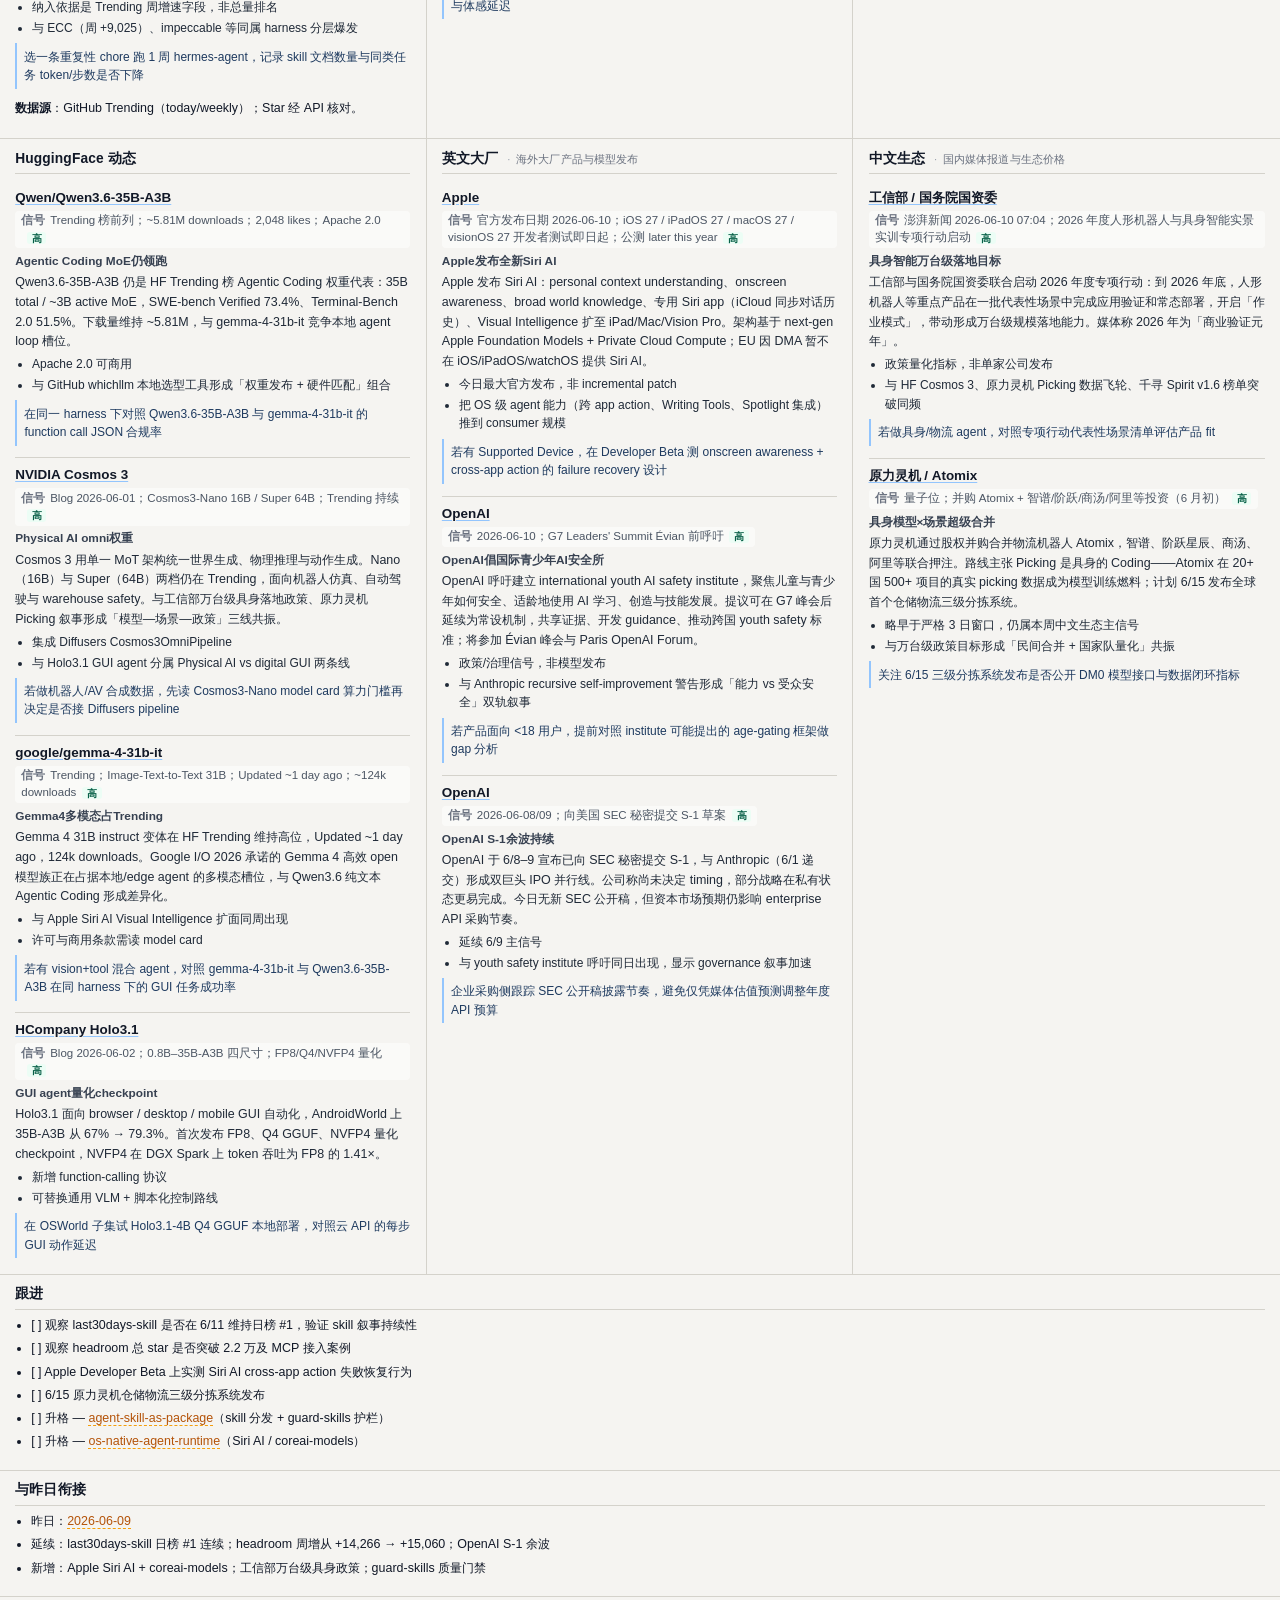
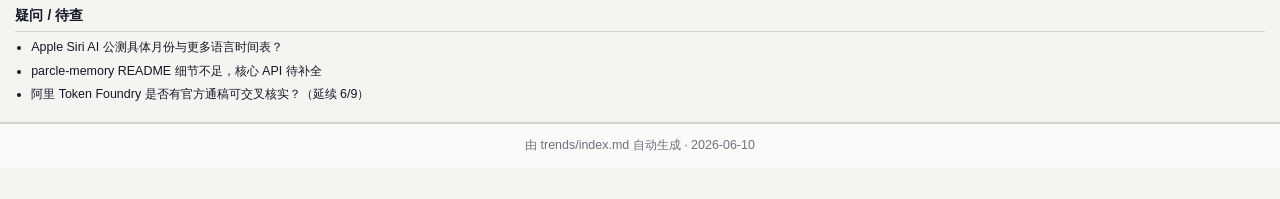
<file: trends/2026-06-10/index.html>
<!DOCTYPE html>
<html lang="zh-CN">
<head>
<meta charset="UTF-8">
<meta name="viewport" content="width=device-width, initial-scale=1">
<title>AI 趋势日报 — 2026-06-10</title>
<style>
:root {
  --bg: #f8f9fa;
  --paper: #f5f4f1;
  --rule: #d4d2cb;
  --text: #111827;
  --muted: #6b7280;
  --border: #d4d2cb;
  --accent: #ff6b3d;
  --link: #2563eb;
  --dir-fg: #9a3412;
  --dir-bg: #fff2e8;
  --sel-fg: #1e40af;
  --sel-bg: #eff6ff;
  --tool-fg: #065f46;
  --tool-bg: #ecfdf5;
}
* { box-sizing: border-box; }
body {
  font-family: "Inter", -apple-system, "PingFang SC", "Microsoft YaHei", sans-serif;
  font-size: 0.8125rem;
  background: #e2e0db;
  color: var(--text);
  line-height: 1.58;
  margin: 0;
}
.page-header {
  padding: 0.7rem 1rem;
  display: flex;
  flex-wrap: wrap;
  gap: 0.45rem 0.8rem;
  align-items: baseline;
  border-bottom: 1px solid var(--rule);
  background: #fafaf8;
}
.ph-title {
  font-size: 1.05rem;
  font-weight: 700;
  color: #111827;
}
.ph-date {
  color: #374151;
  font-size: 0.8rem;
}
.ph-meta {
  color: var(--muted);
  font-size: 0.72rem;
}
.wrap {
  display: grid;
  grid-template-columns: repeat(6, 1fr);
  column-gap: 0;
  row-gap: 0;
  align-items: stretch;
  width: 100%;
  max-width: none;
  margin: 0;
  padding: 0 0 2rem;
  background: var(--paper);
}
.wrap > * {
  grid-column: 1 / -1;
}
.section-github-growth { grid-column: 1 / 3; }
.section-github-novel { grid-column: 3 / 5; }
.section-papers { grid-column: 5 / 7; }
.section-huggingface { grid-column: 1 / 3; }
.section-bigtech-en { grid-column: 3 / 5; }
.section-bigtech-zh { grid-column: 5 / 7; }
.section-judgment { grid-column: 1 / 3; }
.section-deep { grid-column: 3 / 7; }
h2 {
  display: flex;
  flex-wrap: wrap;
  align-items: baseline;
  gap: 0.35rem 0.55rem;
  font-size: 0.86rem;
  font-weight: 700;
  margin: 0 0 0.4rem;
  padding: 0 0 0.32rem;
  border-bottom: 1px solid var(--rule);
  letter-spacing: 0.01em;
  line-height: 1.35;
}
.section-title {
  flex: 0 1 auto;
}
.section-intro {
  flex: 1 1 auto;
  font-size: 0.7rem;
  font-weight: 400;
  color: #6b7280;
  line-height: 1.4;
}
.section-intro::before {
  content: "·";
  margin-right: 0.35rem;
  color: #9ca3af;
}
h3 {
  font-size: 1.03rem;
  margin: 0.8rem 0 0.45rem;
  color: #374151;
}
.meta {
  display: flex;
  flex-wrap: wrap;
  gap: 0.35rem 0.55rem;
  align-items: center;
  font-size: 0.74rem;
  color: #4b5563;
  margin: 0;
  padding: 0.55rem 0.95rem;
  background: var(--paper);
  border-bottom: 1px solid var(--rule);
}
.meta .meta-item {
  padding: 0.08rem 0.32rem;
  border-bottom: none;
}
hr {
  display: none;
}
.section-block {
  min-width: 0;
  border-radius: 0;
  padding: 0.65rem 0.95rem 0.75rem;
  margin: 0;
  background: var(--paper);
  border-bottom: 1px solid var(--rule);
  border-right: 1px solid var(--rule);
}
.section-papers,
.section-bigtech-zh,
.section-deep,
.wrap > .section-block:not(.section-github-growth):not(.section-github-novel):not(.section-papers):not(.section-huggingface):not(.section-bigtech-en):not(.section-bigtech-zh):not(.section-judgment):not(.section-deep) {
  border-right: none;
}
p { margin: 0.45rem 0; font-size: 0.78rem; }
ul {
  margin: 0.35rem 0;
  padding-left: 1rem;
  font-size: 0.78rem;
}
li { margin: 0.22rem 0; }
.section-judgment p,
.section-judgment li {
  font-size: 0.76rem;
  line-height: 1.52;
  margin: 0.28rem 0;
}
.judgment-body {
  display: flex;
  flex-direction: column;
  gap: 0.35rem;
}
.judgment-prose {
  margin: 0;
  font-size: 0.78rem;
  line-height: 1.62;
  color: #1f2937;
}
.section-judgment ul {
  margin: 0.25rem 0;
}

.signal-list {
  display: flex;
  flex-direction: column;
  gap: 0;
  margin: 0.35rem 0 0;
  border-top: none;
}
.signal-card {
  padding: 0.5rem 0;
  margin: 0;
  border: none;
  border-bottom: 1px solid var(--rule);
}
.signal-card:last-child {
  border-bottom: none;
  padding-bottom: 0;
}
.signal-head-top {
  display: flex;
  flex-wrap: wrap;
  align-items: baseline;
  gap: 0.35rem 0.55rem;
  margin-bottom: 0.2rem;
}
.signal-title {
  font-size: 0.84rem;
  font-weight: 700;
  color: #111827;
  line-height: 1.4;
}
.signal-title a {
  color: inherit;
  text-decoration: underline;
  text-decoration-color: #93c5fd;
  text-underline-offset: 2px;
}
.signal-title a:hover {
  color: var(--link);
}
.signal-meta {
  display: flex;
  flex-wrap: wrap;
  gap: 0.3rem 0.45rem;
  margin-bottom: 0.3rem;
  font-size: 0.72rem;
  color: #4b5563;
  line-height: 1.48;
}
.signal-chip {
  background: rgba(255, 255, 255, 0.55);
  border-radius: 4px;
  padding: 0.1rem 0.38rem;
}
.confidence-low-chip {
  background: #f3f4f6;
  color: #6b7280;
}
.chip-label {
  color: #6b7280;
  font-weight: 600;
  margin-right: 0.15em;
}
.confidence-badge {
  font-size: 0.65rem;
  font-weight: 600;
  margin-left: 0.35rem;
  padding: 0.05rem 0.3rem;
  border-radius: 3px;
}
.confidence-high {
  color: #065f46;
  background: #ecfdf5;
}
.confidence-low {
  color: #6b7280;
  background: #f3f4f6;
}
.signal-body {
  font-size: 0.75rem;
  margin: 0.15rem 0 0.22rem;
}
.signal-body .kv-row {
  margin: 0.18rem 0;
}
.signal-plain {
  margin: 0;
  line-height: 1.65;
  color: #1f2937;
}
.signal-lead {
  margin: 0 0 0.2rem;
  font-size: 0.74rem;
  font-weight: 600;
  color: #374151;
  line-height: 1.45;
}
.signal-prose {
  margin: 0.2rem 0 0;
  line-height: 1.58;
  color: #1f2937;
}
.signal-prose-list {
  margin: 0.2rem 0 0;
  padding-left: 1.05rem;
  list-style: disc;
  color: #1f2937;
  font-size: 0.75rem;
  line-height: 1.55;
}
.signal-prose-list li {
  margin: 0.14rem 0;
}
.insight-action {
  margin: 0.35rem 0 0;
  padding: 0.28rem 0 0.28rem 0.45rem;
  border-left: 2px solid #93c5fd;
  font-size: 0.75rem;
  line-height: 1.52;
  color: #1e3a5f;
}
.insight-list {
  margin: 0.15rem 0 0.2rem;
  padding-left: 1rem;
  list-style: disc;
}
.insight-list li {
  margin: 0.12rem 0;
  line-height: 1.5;
}
.kv-row {
  margin: 0.18rem 0;
  line-height: 1.52;
  font-size: 0.75rem;
  color: #1f2937;
}
.field-label {
  font-weight: 700;
  color: #111827;
}
.field-label::after {
  content: "：";
  font-weight: 700;
}
.field-head {
  margin: 0.22rem 0 0.1rem;
  font-size: 0.76rem;
  font-weight: 700;
  color: #374151;
  line-height: 1.35;
}
.field-head::after {
  content: "：";
}

.badge-dir,
.badge-sel,
.badge-tool {
  display: inline-flex;
  align-items: center;
  border-radius: 999px;
  border: 1px solid transparent;
  padding: 0.08rem 0.52rem;
  font-size: 0.68rem;
  font-weight: 700;
  line-height: 1.35;
  white-space: nowrap;
}
.badge-dir { color: var(--dir-fg); background: var(--dir-bg); border-color: #fed7aa; }
.badge-sel { color: var(--sel-fg); background: var(--sel-bg); border-color: #bfdbfe; }
.badge-tool { color: var(--tool-fg); background: var(--tool-bg); border-color: #bbf7d0; }

.wikilink {
  color: #b45309;
  border-bottom: 1px dashed #f59e0b;
}

.deep-article {
  margin: 0.25rem 0 0;
  font-size: 0.75rem;
  line-height: 1.52;
}
.deep-head {
  display: flex;
  flex-wrap: wrap;
  align-items: baseline;
  gap: 0.3rem 0.45rem;
  margin-bottom: 0.35rem;
  padding-bottom: 0.32rem;
  border-bottom: 1px solid var(--rule);
}
.deep-title {
  margin: 0;
  font-size: 0.84rem;
  font-weight: 700;
  line-height: 1.4;
  flex: 1 1 12rem;
}
.deep-title a {
  color: inherit;
  text-decoration: underline;
  text-decoration-color: #93c5fd;
  text-underline-offset: 2px;
}
.deep-title a:hover {
  color: var(--link);
}
.deep-aux {
  font-size: 0.68rem;
  font-weight: 400;
  white-space: nowrap;
}
.deep-aux-link {
  color: var(--link);
  text-decoration: none;
  margin-left: 0.35rem;
}
.deep-aux-link:hover {
  text-decoration: underline;
}
.deep-body {
  display: flex;
  flex-direction: column;
  gap: 0.28rem;
}
.deep-prose {
  margin: 0;
  color: #1f2937;
  line-height: 1.62;
  font-size: 0.78rem;
}
.deep-prose-list {
  margin: 0.2rem 0 0;
  padding-left: 1.05rem;
  list-style: disc;
  font-size: 0.76rem;
  line-height: 1.55;
  color: #374151;
}
.deep-prose-list li {
  margin: 0.14rem 0;
}
.deep-foot {
  margin: 0.2rem 0 0;
  padding-top: 0.28rem;
  border-top: 1px dashed var(--rule);
  font-size: 0.7rem;
  color: #6b7280;
}

.footer {
  margin: 0;
  padding: 0.75rem 1.1rem;
  text-align: center;
  color: var(--muted);
  font-size: 0.78rem;
  background: #fafaf8;
  border-top: 1px solid var(--rule);
}

@media (max-width: 900px) {
  .wrap {
    display: block;
  }
  .section-block {
    border-right: none;
  }
}
@media (max-width: 760px) {
  .page-header { padding: 0.72rem 0.6rem; }
  .wrap { padding: 0 0 1.5rem; }
  .meta { padding: 0.55rem 0.75rem; }
  .section-block { padding: 0.55rem 0.7rem 0.65rem; }
}
</style>
</head>
<body>
<header class="page-header"><span class="ph-title">AI 趋势日报</span><span class="ph-date">2026-06-10</span><span class="ph-meta">观测窗口 · 约 15–25 分钟 · 信号分级阅读</span></header>
<div class="wrap">
<div class="meta"><span class="meta-item"><strong>Star 说明</strong>：总 star 经 GitHub REST API 核对；日/周增量来自 Trending「Built by」字段。</span></div>
<hr>
<section class="section-block section-judgment"><h2 id="judgment"><span class="section-title">今日关键判断</span><span class="section-intro">今日主线</span></h2><div class="judgment-body"><p class="judgment-prose">今日最大变量是 <strong>Apple Siri AI 官方发布</strong>（2026-06-10）：OS 级 personal context + onscreen awareness + cross-app action 把 consumer agent 从「聊天框」推到系统 orchestrator，与 GitHub 上 last30days-skill / headroom / hermes-agent 的 developer harness 堆叠形成「终端内置 agent vs 可组合 skill 栈」双线并进。Apple 同日开源 <code>coreai-models</code> 进一步表明端侧 Foundation Models 正在工具化。</p><p class="judgment-prose">GitHub 增速叙事延续 6/9：<strong>last30days-skill 连续日榜 #1</strong>（日 +3,191），<strong>headroom 周增升至 +15,060</strong>，skill 包 + Context 压缩 + 持久 runtime 的三层 harness 共振未衰减。新颖侧 <strong>guard-skills</strong>（516★，4 日）提示 skill 生态进入「质量门禁」阶段，与 agent 供应链安全讨论同频。</p><p class="judgment-prose">政策与产业侧，<strong>工信部/国资委万台级具身落地专项行动</strong>（6/10 澎湃）与原力灵机×Atomix、千寻 Spirit v1.6 等中文信号，把 Physical AI 从 demo 推向量化商用目标；HF 上 Cosmos 3 仍在 Trending。论文侧 Perplexity 生产实证（-87% 任务时间）与 Apple 长会话 Siri 形成产品—研究互证。</p><p class="judgment-prose">对 Agent 栈的实操含义：终端 OS agent（Siri AI）会抬高用户对「跨 app 自主执行」的预期，developer harness 需为 <strong>20+ 分钟 loop</strong> 设计 checkpoint；同时 skill 分发（last30days-skill）与 Context 入口（headroom）仍是短期 ROI 最高的可插拔层；具身/Physical AI 若相关，应跟踪 6/15 原力灵机分拣系统发布与政策场景清单。</p></div></section><section class="section-block section-deep"><h2 id="deep-dive"><span class="section-title">深读 1 条</span><span class="section-intro">一条深读</span></h2>
<article class="deep-article"><header class="deep-head"><h3 class="deep-title"><a href="https://github.com/apple/coreai-models" target="_blank" rel="noopener">Apple Siri AI（Apple Newsroom 2026-06-10）</a><span class="deep-aux"><a class="deep-aux-link" href="https://www.apple.com/newsroom/2026/06/apple-introduces-siri-ai-a-profoundly-more-capable-and-personal-assistant/" target="_blank" rel="noopener">www.apple.com/newsroom</a><a class="deep-aux-link" href="https://www.apple.com/newsroom/2026/06/due-to-dma-siri-ai-delayed-in-eu-for-ios-27-and-ipados-27/" target="_blank" rel="noopener">www.apple.com/newsroom</a></span></h3></header><div class="deep-body"><p class="deep-prose">Apple 将 Siri 从语音助手升级为 &lt;strong&gt;Siri AI&lt;/strong&gt;：基于 next-gen Apple Foundation Models，在 device + Private Cloud Compute 上运行，强调 personal context（跨 Messages/Photos/Mail 等找信息）、onscreen awareness（回答屏幕内容相关问题）、broad world knowledge（联网问答）。交互入口扩展：Dynamic Island 下滑、Spotlight 集成、系统级 context menu、Vision Pro 3D 可视化；并发布 &lt;strong&gt;专用 Siri app&lt;/strong&gt;，通过 iCloud 私有同步跨设备对话历史。</p><p class="deep-prose">工程含义：Siri AI 使用 system orchestrator 调用 Spotlight index 与 App Toolbox（on-device），第三方 app 可通过 Spotlight 集成获得 personal context；Writing Tools 与 Visual Intelligence 扩至 iPad/Mac/Vision Pro，意味着 &lt;strong&gt;multimodal + cross-app action&lt;/strong&gt; 成为 OS 一等公民。局限：EU 因 DMA 暂不在 iOS/iPadOS/watchOS 提供；中国因监管要求暂不可用；公测仅 English 起步。</p><p class="deep-prose">对 Agent 栈：若你的产品是第三方 coding/research agent，Siri AI 不会直接替代 developer harness，但会改变用户对「agent 应能跨 app 办事」的 baseline；可对照其 checkpoint/隐私架构（Private Cloud Compute 不存 personal data）设计长会话 human-in-the-loop。与 Perplexity Computer 26 分钟 median 自主执行、GitHub skill 栈形成 consumer vs pro 双轨。</p><p class="deep-prose">Apple 将 Siri 从语音助手升级为 Siri AI：基于 next-gen Apple Foundation Models，在 device + Private Cloud Compute 上运行，强调 personal context（跨 Messages/Photos/Mail 等找信息）、onscreen awareness（回答屏幕内容相关问题）、broad world knowledge（联网问答）。交互入口扩展：Dynamic Island 下滑、Spotlight 集成、系统级 context menu、Vision Pro 3D 可视化；并发布 专用 Siri app，通过 iCloud 私有同步跨设备对话历史。</p><p class="deep-foot">待建 &lt;code&gt;os-native-agent-runtime&lt;/code&gt;（可选）</p></div></article>
</section><section class="section-block section-github-growth"><h2 id="github-growth"><span class="section-title">GitHub 动态增长</span><span class="section-intro">看增速，非总 Star</span></h2>
<div class="signal-list"><article class="signal-card"><header class="signal-head"><div class="signal-head-top"><strong class="signal-title"><a href="https://github.com/mvanhorn/last30days-skill" target="_blank" rel="noopener">mvanhorn/last30days-skill</a></strong></div><div class="signal-meta"><span class="signal-chip"><span class="chip-label">信号</span> GitHub Trending Daily #1；+3,191 stars today；+9,307 stars this week；API 总 star 37,410<span class="confidence-badge confidence-high">高</span></span></div></header><div class="signal-body"><p class="signal-lead">研究skill连续夺日榜</p><p class="signal-prose">last30days-skill 仍是 Claude Code / Agent Skills 兼容的研究 skill：跨 Reddit、X、YouTube、HN、Polymarket 等做 30 天窗口检索并 synthesize。2026-06-10 日榜 #1、日增 +3,191、周增 +9,307，较 6/9 总 star 34,613 再涨约 +2.8k，说明 skill 包叙事仍在加速而非一日游。</p><ul class="signal-prose-list"><li>最近 push 2026-06-10</li><li>与 Agent-Reach（读网）、headroom（Context 压缩）形成 harness 三层分工</li></ul><p class="insight-action">把一条重复性调研任务拆成 last30days-skill 与裸 web_search 对照，记录 synthesize 质量与总 token</p></div></article><article class="signal-card"><header class="signal-head"><div class="signal-head-top"><strong class="signal-title"><a href="https://github.com/chopratejas/headroom" target="_blank" rel="noopener">chopratejas/headroom</a></strong></div><div class="signal-meta"><span class="signal-chip"><span class="chip-label">信号</span> GitHub Trending Weekly +15,060 stars this week；API 总 star 20,608<span class="confidence-badge confidence-high">高</span></span></div></header><div class="signal-body"><p class="signal-lead">Context压缩周增破1.5万</p><p class="signal-prose">headroom 在 tool output、日志、文件与 RAG chunk 进入 LLM 前做压缩，README 宣称 60–95% token 节省，交付 library、proxy 与 MCP server 三形态。周榜 +15,060 较 6/9 的 +14,266 继续抬升，总 star 从 18,940 升至 20,608（约 +8.8%）。</p><ul class="signal-prose-list"><li>最近 push 2026-06-10</li><li>Context 入口带宽管理仍是本周 Agent 垂直最高增速主轴之一</li></ul><p class="insight-action">在 RAG 链路上游接 headroom MCP，对照 bare chunk 的召回率与 tool call 解析错误率</p></div></article><article class="signal-card"><header class="signal-head"><div class="signal-head-top"><strong class="signal-title"><a href="https://github.com/Panniantong/Agent-Reach" target="_blank" rel="noopener">Panniantong/Agent-Reach</a></strong></div><div class="signal-meta"><span class="signal-chip"><span class="chip-label">信号</span> Weekly Trending +4,361 stars this week；API 总 star 25,588<span class="confidence-badge confidence-high">高</span></span></div></header><div class="signal-body"><p class="signal-lead">读网skill周增4361</p><p class="signal-prose">Agent-Reach 通过 bird CLI、yt-dlp、gh CLI、Jina Reader、Exa/MCP 等上游工具组合，让 agent 读 Twitter/X、Reddit、YouTube、GitHub、Bilibili、小红书等，以 SKILL.md 暴露给 Claude Code / Cursor 等 host。周增 +4,361、总 star 25,588，架构 bet 仍是薄协调层而非自研 scraper。</p><ul class="signal-prose-list"><li>与 last30days-skill 功能带重叠，竞争在「薄协调层 + SKILL.md」形态</li><li>最近 push 仍停留在 2026-05-18，增速来自社区安装而非代码 churn</li></ul><p class="insight-action">在现有 Claude Code 项目试装 Agent-Reach skill，记录跨平台读取成功率与上游 CLI 依赖维护成本</p></div></article><article class="signal-card"><header class="signal-head"><div class="signal-head-top"><strong class="signal-title"><a href="https://github.com/NousResearch/hermes-agent" target="_blank" rel="noopener">NousResearch/hermes-agent</a></strong></div><div class="signal-meta"><span class="signal-chip"><span class="chip-label">信号</span> Weekly Trending +11,915 stars this week；API 总 star 188,856；最近 push 2026-06-10<span class="confidence-badge confidence-high">高</span></span></div></header><div class="signal-body"><p class="signal-lead">持久runtime周增近1.2万</p><p class="signal-prose">hermes-agent 定位「随使用成长的 agent」：跨 session 记忆、skill 自动生成、多终端 gateway 与 Skills Hub。尽管总 star 已近 19 万，GitHub Trending 本周 +11,915 仍属可核实增速；最近 push 2026-06-10 表明 runtime 仍在活跃迭代。</p><ul class="signal-prose-list"><li>纳入依据是 Trending 周增速字段，非总量排名</li><li>与 ECC（周 +9,025）、impeccable 等同属 harness 分层爆发</li></ul><p class="insight-action">选一条重复性 chore 跑 1 周 hermes-agent，记录 skill 文档数量与同类任务 token/步数是否下降</p></div></article></div>
<p><strong>数据源</strong>：GitHub Trending（today/weekly）；Star 经 API 核对。</p>
</section><section class="section-block section-github-novel"><h2 id="github-novel"><span class="section-title">GitHub 新颖探索</span><span class="section-intro">&lt; 5k ★ 或新发布，含社区讨论</span></h2>
<div class="signal-list"><article class="signal-card"><header class="signal-head"><div class="signal-head-top"><strong class="signal-title"><a href="https://github.com/amElnagdy/guard-skills" target="_blank" rel="noopener">amElnagdy/guard-skills</a></strong></div><div class="signal-meta"><span class="signal-chip"><span class="chip-label">信号</span> ★ 516（2026-06-10）；创建于 2026-06-06<span class="confidence-badge confidence-high">高</span></span></div></header><div class="signal-body"><p class="signal-lead">agent输出质量门禁skill</p><p class="signal-prose">guard-skills 为 coding agent 提供 Guard skills：quality gates 专门捕获 AI 生成代码、测试与文档中的典型失败模式。创建于 2026-06-06，近 4 日获 516 star，指向 skill 生态从「扩能力」转向「加护栏」的第二波需求。</p><ul class="signal-prose-list"><li>与 OpenClaw ClawHub 供应链风险、re_gent 行为审计叙事同频</li><li>尚无 HN 讨论链，社区验证仍在早期</li></ul><p class="insight-action">在一条会生成测试+文档的 Claude Code 任务上挂载 guard-skills，统计 gate 拦截率与误杀率</p></div></article><article class="signal-card"><header class="signal-head"><div class="signal-head-top"><strong class="signal-title"><a href="https://github.com/apple/coreai-models" target="_blank" rel="noopener">apple/coreai-models</a></strong></div><div class="signal-meta"><span class="signal-chip"><span class="chip-label">信号</span> ★ 352（2026-06-10）；创建于 2026-06-08<span class="confidence-badge confidence-high">高</span></span></div></header><div class="signal-body"><p class="signal-lead">Apple端侧模型导出栈</p><p class="signal-prose">Apple 同日发布 Siri AI 之际开源 coreai-models：提供 model export recipes、Python primitives 与 Swift runtime utilities，面向 on-device AI。创建于 2026-06-08，352 star，是 Apple Intelligence 开发者栈从闭源 demo 走向可复现工具链的信号。</p><ul class="signal-prose-list"><li>与 Siri AI 的 on-device Foundation Models + Private Cloud Compute 架构配套</li><li>竞争点不在 cloud API，而在 iOS/macOS 生态内的 agent 宿主能力</li></ul><p class="insight-action">若有 Apple Developer 账号，读 export recipe 文档评估自有小模型能否走 Core ML 部署路径</p></div></article><article class="signal-card"><header class="signal-head"><div class="signal-head-top"><strong class="signal-title"><a href="https://github.com/Parcle-AI/parcle-memory" target="_blank" rel="noopener">Parcle-AI/parcle-memory</a></strong></div><div class="signal-meta"><span class="signal-chip"><span class="chip-label">信号</span> ★ 359（2026-06-10）；创建于 2026-06-06</span></div></header><div class="signal-body"><p class="signal-lead">agent记忆层新仓</p><p class="signal-prose">parcle-memory 是 Parcle-AI 近 7 日新建的 agent memory 项目，359 star。README 细节仍少，但命名与增速表明社区在 headroom（压缩）之外仍持续探索 memory 子栈——与 supermemory（周 +1,982）、Mem0 等形成竞争带。</p><ul class="signal-prose-list"><li>置信度「中」因 README 与 benchmark 尚不完整</li><li>待观察是否与 MCP / skill 形态集成</li></ul><p class="insight-action">Star 跟踪 README 更新，待 API 文档齐全后再做 PoC</p></div></article><article class="signal-card"><header class="signal-head"><div class="signal-head-top"><strong class="signal-title"><a href="https://github.com/Andyyyy64/whichllm" target="_blank" rel="noopener">Andyyyy64/whichllm</a></strong></div><div class="signal-meta"><span class="signal-chip"><span class="chip-label">信号</span> ★ 4,108（2026-06-10）；Daily Trending +633<span class="confidence-badge confidence-high">高</span></span></div></header><div class="signal-body"><p class="signal-lead">本地LLM按真benchmark选型</p><p class="signal-prose">whichllm 用 recency-aware benchmark 而非参数量，帮开发者在本地硬件上找到「真能跑且表现最好」的 LLM，一条命令出排名。日增 +633 进入 Trending，反映本地 agent loop 选型痛点——Qwen3.6、Gemma 4、Holo3.1 等同台竞技时缺统一对照工具。</p><ul class="signal-prose-list"><li>与 Nex-N2、Qwen3.6-35B-A3B 等 Agentic Coding 权重发布形成互补</li><li>非 agent harness，属 Model 层选型辅助</li></ul><p class="insight-action">在本机跑 whichllm 默认 benchmark，对照当前 agent 栈所用模型的排名与体感延迟</p></div></article></div>
</section><section class="section-block section-papers"><h2 id="papers"><span class="section-title">论文速览</span><span class="section-intro">arxiv 近 1–3 日</span></h2>
<div class="signal-list"><article class="signal-card"><header class="signal-head"><div class="signal-head-top"><strong class="signal-title"><a href="https://arxiv.org/abs/2606.07489" target="_blank" rel="noopener">How AI Agents Reshape Knowledge Work: Autonomy, Efficiency, and Scope</a></strong></div></header><div class="signal-body"><p class="signal-lead">Perplexity生产级agent实证</p><p class="signal-prose">Perplexity / HBS 合作论文基于真实生产流量：Computer agent median 自主执行 26 分钟 vs Search 33 秒；matched pairing 下任务完成时间 269→36 分钟（-87%），per-query 不满率 -55%。agent 扩展任务边界——跨职业查询 +9pp、更高阶认知与 composite tasks 增多。</p><ul class="signal-prose-list"><li>arXiv 提交 2026-06-05；6/10 仍为 fresh</li><li>与 Apple Siri AI 长会话 OS agent 叙事相互印证</li></ul><p class="insight-action">若 harness 仍按短会话设计 tool budget，用该文 median 26min 重新校准 checkpoint 与 human-in-the-loop 节奏</p></div></article><article class="signal-card"><header class="signal-head"><div class="signal-head-top"><strong class="signal-title"><a href="https://arxiv.org/abs/2606.05296" target="_blank" rel="noopener">Agentic Monte Carlo: Test-Time RL for Black-Box LLM Agents</a></strong></div></header><div class="signal-body"><p class="signal-lead">SMC黑盒agent test-time RL</p><p class="signal-prose">Layer 6 Labs 将 KL-regularized RL 视为 Bayesian inference，用 Sequential Monte Carlo 从黑盒 LLM prior 采样最优轨迹。AgentGym WebShop：AMC score 0.625 vs ReAct 0.159（Llama-3.2-11B value model）；scale test-time compute 后可超过 GRPO。ICML 2026 accepted。</p><ul class="signal-prose-list"><li>cs.LG + cs.AI；arXiv 2026-06-03</li><li>面向无法微调权重的黑盒 agent 栈</li></ul><p class="insight-action">在 WebShop 子集复现 AMC vs ReAct baseline，确认 value model 选择对 score 的敏感度</p></div></article><article class="signal-card"><header class="signal-head"><div class="signal-head-top"><strong class="signal-title"><a href="https://arxiv.org/abs/2606.07513" target="_blank" rel="noopener">Agentopia: Long-Term Life Simulation and Learning in Agent Societies</a></strong></div></header><div class="signal-body"><p class="signal-lead">10模拟年agent社会训练</p><p class="signal-prose">Fudan / JHU 等提出 Agentopia：100 agents 在 10 模拟年中自主社交生活，周循环 Plan → Contact → Activity → Review；用 rejection sampling 训练底层 LLM。CoSER Test 上 life reward training +15.6%。</p><ul class="signal-prose-list"><li>cs.CL；arXiv 2026-06-05</li><li>产出训练数据而非在线 RAG 检索</li></ul><p class="insight-action">读 build_rft_data.py 轨迹筛选逻辑，评估是否可迁移到自有 multi-agent 仿真 pipeline</p></div></article><article class="signal-card"><header class="signal-head"><div class="signal-head-top"><strong class="signal-title"><a href="https://arxiv.org/abs/2606.06447" target="_blank" rel="noopener">Latent Reasoning with Normalizing Flows (NF-CoT)</a></strong></div></header><div class="signal-body"><p class="signal-lead">Meta参与连续thought推理</p><p class="signal-prose">UPenn、UC San Diego、Meta 等提出 NF-CoT：用 TARFlow-style normalizing flow 在 LLM backbone 内建模连续 thought，保留 KV-cache 与 tractable likelihood。MBPP/HumanEval/LiveCodeBench v6 上 pass rate 优于 explicit-CoT，且降低中间推理 token 成本。</p><ul class="signal-prose-list"><li>cs.CL + cs.LG；arXiv 2026-06-04</li><li>项目页 <a href="https://nf-cot.vercel.app" target="_blank" rel="noopener">https://nf-cot.vercel.app</a></li></ul><p class="insight-action">对照 NF-CoT 与 explicit-CoT 在同一 coding benchmark 上的 token/正确率 Pareto 曲线</p></div></article></div>
</section><section class="section-block section-huggingface"><h2 id="huggingface"><span class="section-title">HuggingFace 动态</span></h2>
<div class="signal-list"><article class="signal-card"><header class="signal-head"><div class="signal-head-top"><strong class="signal-title"><a href="https://huggingface.co/Qwen/Qwen3.6-35B-A3B" target="_blank" rel="noopener">Qwen/Qwen3.6-35B-A3B</a></strong></div><div class="signal-meta"><span class="signal-chip"><span class="chip-label">信号</span> Trending 榜前列；~5.81M downloads；2,048 likes；Apache 2.0<span class="confidence-badge confidence-high">高</span></span></div></header><div class="signal-body"><p class="signal-lead">Agentic Coding MoE仍领跑</p><p class="signal-prose">Qwen3.6-35B-A3B 仍是 HF Trending 榜 Agentic Coding 权重代表：35B total / ~3B active MoE，SWE-bench Verified 73.4%、Terminal-Bench 2.0 51.5%。下载量维持 ~5.81M，与 gemma-4-31b-it 竞争本地 agent loop 槽位。</p><ul class="signal-prose-list"><li>Apache 2.0 可商用</li><li>与 GitHub whichllm 本地选型工具形成「权重发布 + 硬件匹配」组合</li></ul><p class="insight-action">在同一 harness 下对照 Qwen3.6-35B-A3B 与 gemma-4-31b-it 的 function call JSON 合规率</p></div></article><article class="signal-card"><header class="signal-head"><div class="signal-head-top"><strong class="signal-title"><a href="https://huggingface.co/blog/nvidia/cosmos-3-for-physical-ai" target="_blank" rel="noopener">NVIDIA Cosmos 3</a></strong></div><div class="signal-meta"><span class="signal-chip"><span class="chip-label">信号</span> Blog 2026-06-01；Cosmos3-Nano 16B / Super 64B；Trending 持续<span class="confidence-badge confidence-high">高</span></span></div></header><div class="signal-body"><p class="signal-lead">Physical AI omni权重</p><p class="signal-prose">Cosmos 3 用单一 MoT 架构统一世界生成、物理推理与动作生成。Nano（16B）与 Super（64B）两档仍在 Trending，面向机器人仿真、自动驾驶与 warehouse safety。与工信部万台级具身落地政策、原力灵机 Picking 叙事形成「模型—场景—政策」三线共振。</p><ul class="signal-prose-list"><li>集成 Diffusers Cosmos3OmniPipeline</li><li>与 Holo3.1 GUI agent 分属 Physical AI vs digital GUI 两条线</li></ul><p class="insight-action">若做机器人/AV 合成数据，先读 Cosmos3-Nano model card 算力门槛再决定是否接 Diffusers pipeline</p></div></article><article class="signal-card"><header class="signal-head"><div class="signal-head-top"><strong class="signal-title"><a href="https://huggingface.co/google/gemma-4-31b-it" target="_blank" rel="noopener">google/gemma-4-31b-it</a></strong></div><div class="signal-meta"><span class="signal-chip"><span class="chip-label">信号</span> Trending；Image-Text-to-Text 31B；Updated ~1 day ago；~124k downloads<span class="confidence-badge confidence-high">高</span></span></div></header><div class="signal-body"><p class="signal-lead">Gemma4多模态占Trending</p><p class="signal-prose">Gemma 4 31B instruct 变体在 HF Trending 维持高位，Updated ~1 day ago，124k downloads。Google I/O 2026 承诺的 Gemma 4 高效 open 模型族正在占据本地/edge agent 的多模态槽位，与 Qwen3.6 纯文本 Agentic Coding 形成差异化。</p><ul class="signal-prose-list"><li>与 Apple Siri AI Visual Intelligence 扩面同周出现</li><li>许可与商用条款需读 model card</li></ul><p class="insight-action">若有 vision+tool 混合 agent，对照 gemma-4-31b-it 与 Qwen3.6-35B-A3B 在同 harness 下的 GUI 任务成功率</p></div></article><article class="signal-card"><header class="signal-head"><div class="signal-head-top"><strong class="signal-title"><a href="https://huggingface.co/blog/Hcompany/holo31" target="_blank" rel="noopener">HCompany Holo3.1</a></strong></div><div class="signal-meta"><span class="signal-chip"><span class="chip-label">信号</span> Blog 2026-06-02；0.8B–35B-A3B 四尺寸；FP8/Q4/NVFP4 量化<span class="confidence-badge confidence-high">高</span></span></div></header><div class="signal-body"><p class="signal-lead">GUI agent量化checkpoint</p><p class="signal-prose">Holo3.1 面向 browser / desktop / mobile GUI 自动化，AndroidWorld 上 35B-A3B 从 67% → 79.3%。首次发布 FP8、Q4 GGUF、NVFP4 量化 checkpoint，NVFP4 在 DGX Spark 上 token 吞吐为 FP8 的 1.41×。</p><ul class="signal-prose-list"><li>新增 function-calling 协议</li><li>可替换通用 VLM + 脚本化控制路线</li></ul><p class="insight-action">在 OSWorld 子集试 Holo3.1-4B Q4 GGUF 本地部署，对照云 API 的每步 GUI 动作延迟</p></div></article></div>
</section><section class="section-block section-bigtech-en"><h2 id="bigtech-en"><span class="section-title">英文大厂</span><span class="section-intro">海外大厂产品与模型发布</span></h2><div class="signal-list"><article class="signal-card"><header class="signal-head"><div class="signal-head-top"><strong class="signal-title"><a href="https://www.apple.com/newsroom/2026/06/apple-introduces-siri-ai-a-profoundly-more-capable-and-personal-assistant/" target="_blank" rel="noopener">Apple</a></strong></div><div class="signal-meta"><span class="signal-chip"><span class="chip-label">信号</span> 官方发布日期 2026-06-10；iOS 27 / iPadOS 27 / macOS 27 / visionOS 27 开发者测试即日起；公测 later this year<span class="confidence-badge confidence-high">高</span></span></div></header><div class="signal-body"><p class="signal-lead">Apple发布全新Siri AI</p><p class="signal-prose">Apple 发布 Siri AI：personal context understanding、onscreen awareness、broad world knowledge、专用 Siri app（iCloud 同步对话历史）、Visual Intelligence 扩至 iPad/Mac/Vision Pro。架构基于 next-gen Apple Foundation Models + Private Cloud Compute；EU 因 DMA 暂不在 iOS/iPadOS/watchOS 提供 Siri AI。</p><ul class="signal-prose-list"><li>今日最大官方发布，非 incremental patch</li><li>把 OS 级 agent 能力（跨 app action、Writing Tools、Spotlight 集成）推到 consumer 规模</li></ul><p class="insight-action">若有 Supported Device，在 Developer Beta 测 onscreen awareness + cross-app action 的 failure recovery 设计</p></div></article><article class="signal-card"><header class="signal-head"><div class="signal-head-top"><strong class="signal-title"><a href="https://www.edtechinnovationhub.com/news/openai-calls-for-youth-ai-safety-institute-ahead-of-g7-summit" target="_blank" rel="noopener">OpenAI</a></strong></div><div class="signal-meta"><span class="signal-chip"><span class="chip-label">信号</span> 2026-06-10；G7 Leaders&#x27; Summit Évian 前呼吁<span class="confidence-badge confidence-high">高</span></span></div></header><div class="signal-body"><p class="signal-lead">OpenAI倡国际青少年AI安全所</p><p class="signal-prose">OpenAI 呼吁建立 international youth AI safety institute，聚焦儿童与青少年如何安全、适龄地使用 AI 学习、创造与技能发展。提议可在 G7 峰会后延续为常设机制，共享证据、开发 guidance、推动跨国 youth safety 标准；将参加 Évian 峰会与 Paris OpenAI Forum。</p><ul class="signal-prose-list"><li>政策/治理信号，非模型发布</li><li>与 Anthropic recursive self-improvement 警告形成「能力 vs 受众安全」双轨叙事</li></ul><p class="insight-action">若产品面向 &lt;18 用户，提前对照 institute 可能提出的 age-gating 框架做 gap 分析</p></div></article><article class="signal-card"><header class="signal-head"><div class="signal-head-top"><strong class="signal-title"><a href="https://fortune.com/2026/06/09/openai-files-confidential-s-1-sec-ipo/" target="_blank" rel="noopener">OpenAI</a></strong></div><div class="signal-meta"><span class="signal-chip"><span class="chip-label">信号</span> 2026-06-08/09；向美国 SEC 秘密提交 S-1 草案<span class="confidence-badge confidence-high">高</span></span></div></header><div class="signal-body"><p class="signal-lead">OpenAI S-1余波持续</p><p class="signal-prose">OpenAI 于 6/8–9 宣布已向 SEC 秘密提交 S-1，与 Anthropic（6/1 递交）形成双巨头 IPO 并行线。公司称尚未决定 timing，部分战略在私有状态更易完成。今日无新 SEC 公开稿，但资本市场预期仍影响 enterprise API 采购节奏。</p><ul class="signal-prose-list"><li>延续 6/9 主信号</li><li>与 youth safety institute 呼吁同日出现，显示 governance 叙事加速</li></ul><p class="insight-action">企业采购侧跟踪 SEC 公开稿披露节奏，避免仅凭媒体估值预测调整年度 API 预算</p></div></article></div></section><section class="section-block section-bigtech-zh"><h2 id="bigtech-zh"><span class="section-title">中文生态</span><span class="section-intro">国内媒体报道与生态价格</span></h2><div class="signal-list"><article class="signal-card"><header class="signal-head"><div class="signal-head-top"><strong class="signal-title"><a href="https://www.163.com/dy/article/KV1UE8460514R9P4.html" target="_blank" rel="noopener">工信部 / 国务院国资委</a></strong></div><div class="signal-meta"><span class="signal-chip"><span class="chip-label">信号</span> 澎湃新闻 2026-06-10 07:04；2026 年度人形机器人与具身智能实景实训专项行动启动<span class="confidence-badge confidence-high">高</span></span></div></header><div class="signal-body"><p class="signal-lead">具身智能万台级落地目标</p><p class="signal-prose">工信部与国务院国资委联合启动 2026 年度专项行动：到 2026 年底，人形机器人等重点产品在一批代表性场景中完成应用验证和常态部署，开启「作业模式」，带动形成万台级规模落地能力。媒体称 2026 年为「商业验证元年」。</p><ul class="signal-prose-list"><li>政策量化指标，非单家公司发布</li><li>与 HF Cosmos 3、原力灵机 Picking 数据飞轮、千寻 Spirit v1.6 榜单突破同频</li></ul><p class="insight-action">若做具身/物流 agent，对照专项行动代表性场景清单评估产品 fit</p></div></article><article class="signal-card"><header class="signal-head"><div class="signal-head-top"><strong class="signal-title"><a href="https://www.qbitai.com/2026/06/432417.html" target="_blank" rel="noopener">原力灵机 / Atomix</a></strong></div><div class="signal-meta"><span class="signal-chip"><span class="chip-label">信号</span> 量子位；并购 Atomix + 智谱/阶跃/商汤/阿里等投资（6 月初）<span class="confidence-badge confidence-high">高</span></span></div></header><div class="signal-body"><p class="signal-lead">具身模型×场景超级合并</p><p class="signal-prose">原力灵机通过股权并购合并物流机器人 Atomix，智谱、阶跃星辰、商汤、阿里等联合押注。路线主张 Picking 是具身的 Coding——Atomix 在 20+ 国 500+ 项目的真实 picking 数据成为模型训练燃料；计划 6/15 发布全球首个仓储物流三级分拣系统。</p><ul class="signal-prose-list"><li>略早于严格 3 日窗口，仍属本周中文生态主信号</li><li>与万台级政策目标形成「民间合并 + 国家队量化」共振</li></ul><p class="insight-action">关注 6/15 三级分拣系统发布是否公开 DM0 模型接口与数据闭环指标</p></div></article></div></section><section class="section-block"><h2 id="八-跟进"><span class="section-title">跟进</span></h2>
<ul>
<li>[ ] 观察 last30days-skill 是否在 6/11 维持日榜 #1，验证 skill 叙事持续性</li>
<li>[ ] 观察 headroom 总 star 是否突破 2.2 万及 MCP 接入案例</li>
<li>[ ] Apple Developer Beta 上实测 Siri AI cross-app action 失败恢复行为</li>
<li>[ ] 6/15 原力灵机仓储物流三级分拣系统发布</li>
<li>[ ] 升格 — <span class="wikilink" title="agent-skill-as-package">agent-skill-as-package</span>（skill 分发 + guard-skills 护栏）</li>
<li>[ ] 升格 — <span class="wikilink" title="os-native-agent-runtime">os-native-agent-runtime</span>（Siri AI / coreai-models）</li>
</ul>
</section><section class="section-block"><h2 id="九-与昨日衔接"><span class="section-title">与昨日衔接</span></h2>
<ul>
<li>昨日：<span class="wikilink" title="2026-06-09">2026-06-09</span></li>
<li>延续：last30days-skill 日榜 #1 连续；headroom 周增从 +14,266 → +15,060；OpenAI S-1 余波</li>
<li>新增：Apple Siri AI + coreai-models；工信部万台级具身政策；guard-skills 质量门禁</li>
</ul>
</section><section class="section-block"><h2 id="十-疑问-待查"><span class="section-title">疑问 / 待查</span></h2>
<ul>
<li>Apple Siri AI 公测具体月份与更多语言时间表？</li>
<li>parcle-memory README 细节不足，核心 API 待补全</li>
<li>阿里 Token Foundry 是否有官方通稿可交叉核实？（延续 6/9）</li>
</ul></section>
<p class="footer">由 trends/index.md 自动生成 · 2026-06-10</p>
</div>
</body>
</html>
</file>
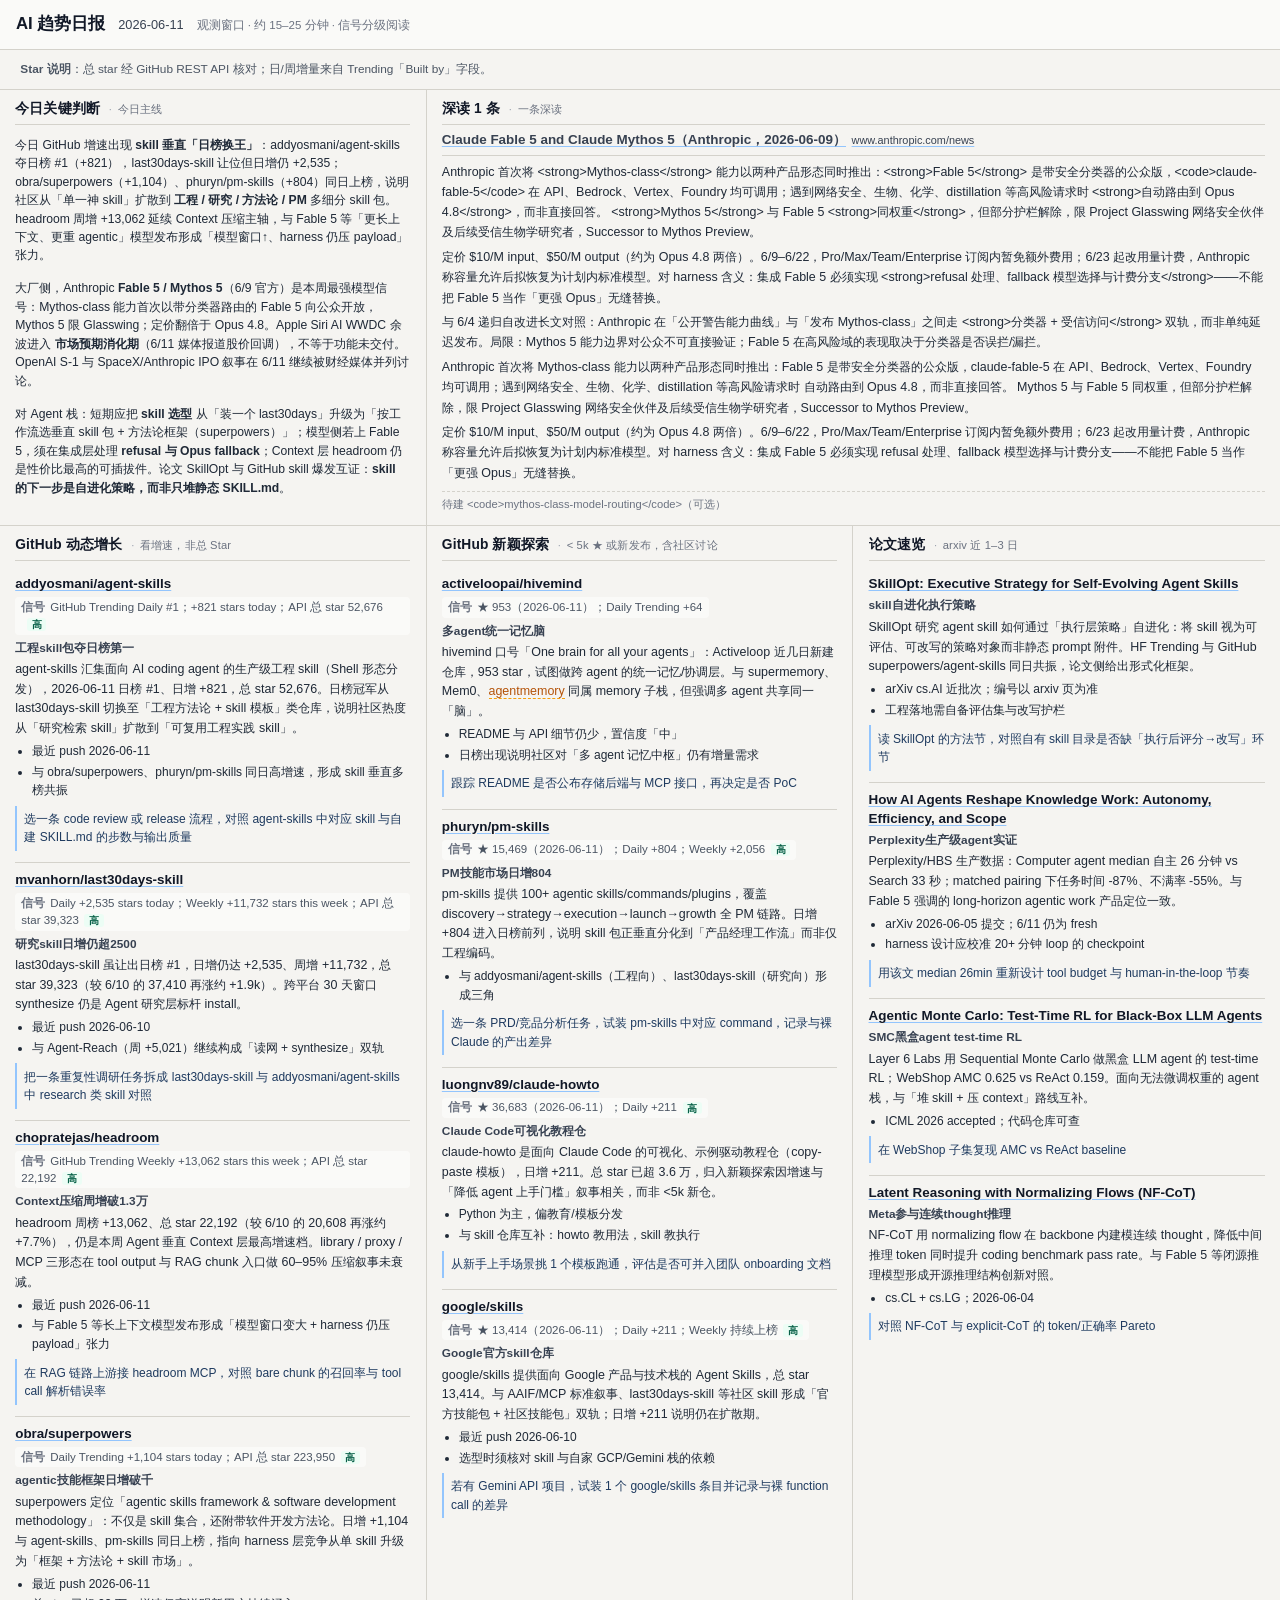
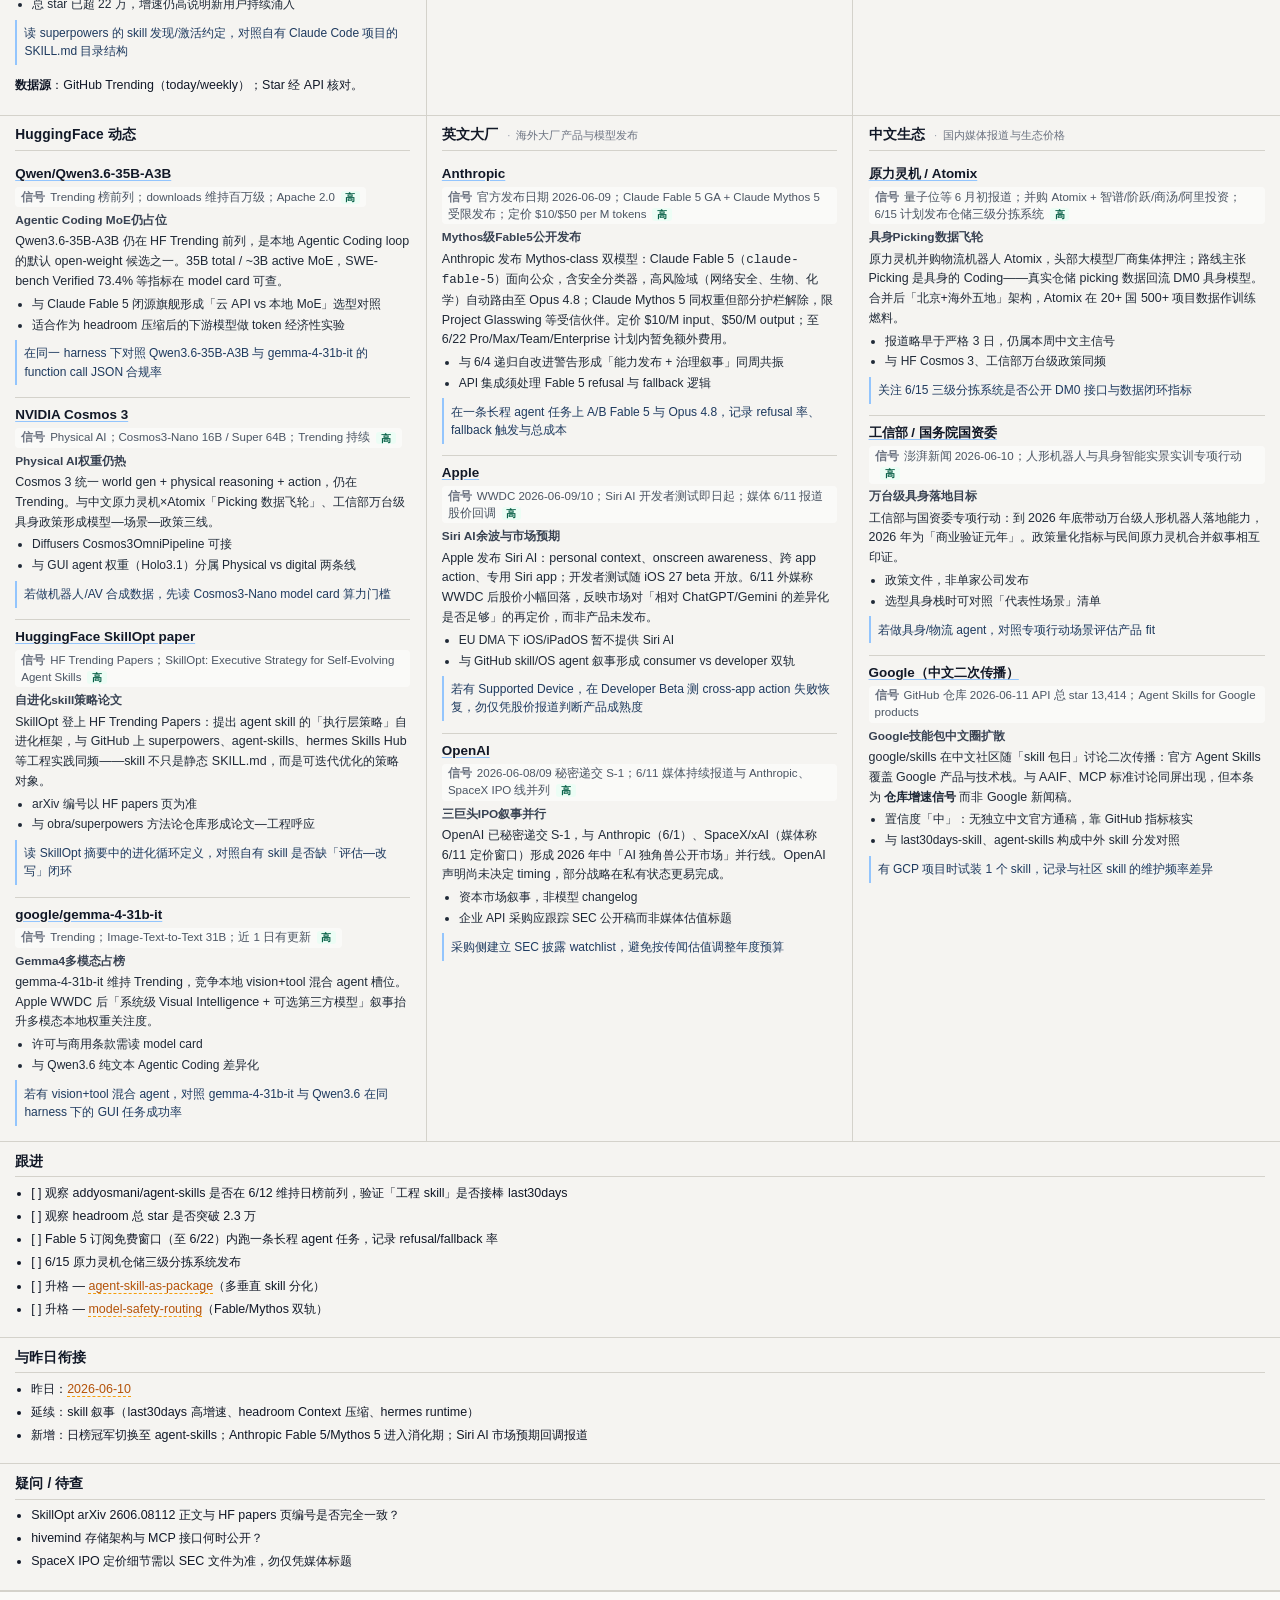
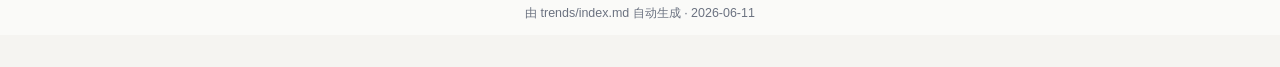
<file: trends/2026-06-11/index.html>
<!DOCTYPE html>
<html lang="zh-CN">
<head>
<meta charset="UTF-8">
<meta name="viewport" content="width=device-width, initial-scale=1">
<title>AI 趋势日报 — 2026-06-11</title>
<style>
:root {
  --bg: #f8f9fa;
  --paper: #f5f4f1;
  --rule: #d4d2cb;
  --text: #111827;
  --muted: #6b7280;
  --border: #d4d2cb;
  --accent: #ff6b3d;
  --link: #2563eb;
  --dir-fg: #9a3412;
  --dir-bg: #fff2e8;
  --sel-fg: #1e40af;
  --sel-bg: #eff6ff;
  --tool-fg: #065f46;
  --tool-bg: #ecfdf5;
}
* { box-sizing: border-box; }
body {
  font-family: "Inter", -apple-system, "PingFang SC", "Microsoft YaHei", sans-serif;
  font-size: 0.8125rem;
  background: #e2e0db;
  color: var(--text);
  line-height: 1.58;
  margin: 0;
}
.page-header {
  padding: 0.7rem 1rem;
  display: flex;
  flex-wrap: wrap;
  gap: 0.45rem 0.8rem;
  align-items: baseline;
  border-bottom: 1px solid var(--rule);
  background: #fafaf8;
}
.ph-title {
  font-size: 1.05rem;
  font-weight: 700;
  color: #111827;
}
.ph-date {
  color: #374151;
  font-size: 0.8rem;
}
.ph-meta {
  color: var(--muted);
  font-size: 0.72rem;
}
.wrap {
  display: grid;
  grid-template-columns: repeat(6, 1fr);
  column-gap: 0;
  row-gap: 0;
  align-items: stretch;
  width: 100%;
  max-width: none;
  margin: 0;
  padding: 0 0 2rem;
  background: var(--paper);
}
.wrap > * {
  grid-column: 1 / -1;
}
.section-github-growth { grid-column: 1 / 3; }
.section-github-novel { grid-column: 3 / 5; }
.section-papers { grid-column: 5 / 7; }
.section-huggingface { grid-column: 1 / 3; }
.section-bigtech-en { grid-column: 3 / 5; }
.section-bigtech-zh { grid-column: 5 / 7; }
.section-judgment { grid-column: 1 / 3; }
.section-deep { grid-column: 3 / 7; }
h2 {
  display: flex;
  flex-wrap: wrap;
  align-items: baseline;
  gap: 0.35rem 0.55rem;
  font-size: 0.86rem;
  font-weight: 700;
  margin: 0 0 0.4rem;
  padding: 0 0 0.32rem;
  border-bottom: 1px solid var(--rule);
  letter-spacing: 0.01em;
  line-height: 1.35;
}
.section-title {
  flex: 0 1 auto;
}
.section-intro {
  flex: 1 1 auto;
  font-size: 0.7rem;
  font-weight: 400;
  color: #6b7280;
  line-height: 1.4;
}
.section-intro::before {
  content: "·";
  margin-right: 0.35rem;
  color: #9ca3af;
}
h3 {
  font-size: 1.03rem;
  margin: 0.8rem 0 0.45rem;
  color: #374151;
}
.meta {
  display: flex;
  flex-wrap: wrap;
  gap: 0.35rem 0.55rem;
  align-items: center;
  font-size: 0.74rem;
  color: #4b5563;
  margin: 0;
  padding: 0.55rem 0.95rem;
  background: var(--paper);
  border-bottom: 1px solid var(--rule);
}
.meta .meta-item {
  padding: 0.08rem 0.32rem;
  border-bottom: none;
}
hr {
  display: none;
}
.section-block {
  min-width: 0;
  border-radius: 0;
  padding: 0.65rem 0.95rem 0.75rem;
  margin: 0;
  background: var(--paper);
  border-bottom: 1px solid var(--rule);
  border-right: 1px solid var(--rule);
}
.section-papers,
.section-bigtech-zh,
.section-deep,
.wrap > .section-block:not(.section-github-growth):not(.section-github-novel):not(.section-papers):not(.section-huggingface):not(.section-bigtech-en):not(.section-bigtech-zh):not(.section-judgment):not(.section-deep) {
  border-right: none;
}
p { margin: 0.45rem 0; font-size: 0.78rem; }
ul {
  margin: 0.35rem 0;
  padding-left: 1rem;
  font-size: 0.78rem;
}
li { margin: 0.22rem 0; }
.section-judgment p,
.section-judgment li {
  font-size: 0.76rem;
  line-height: 1.52;
  margin: 0.28rem 0;
}
.judgment-body {
  display: flex;
  flex-direction: column;
  gap: 0.35rem;
}
.judgment-prose {
  margin: 0;
  font-size: 0.78rem;
  line-height: 1.62;
  color: #1f2937;
}
.section-judgment ul {
  margin: 0.25rem 0;
}

.signal-list {
  display: flex;
  flex-direction: column;
  gap: 0;
  margin: 0.35rem 0 0;
  border-top: none;
}
.signal-card {
  padding: 0.5rem 0;
  margin: 0;
  border: none;
  border-bottom: 1px solid var(--rule);
}
.signal-card:last-child {
  border-bottom: none;
  padding-bottom: 0;
}
.signal-head-top {
  display: flex;
  flex-wrap: wrap;
  align-items: baseline;
  gap: 0.35rem 0.55rem;
  margin-bottom: 0.2rem;
}
.signal-title {
  font-size: 0.84rem;
  font-weight: 700;
  color: #111827;
  line-height: 1.4;
}
.signal-title a {
  color: inherit;
  text-decoration: underline;
  text-decoration-color: #93c5fd;
  text-underline-offset: 2px;
}
.signal-title a:hover {
  color: var(--link);
}
.signal-meta {
  display: flex;
  flex-wrap: wrap;
  gap: 0.3rem 0.45rem;
  margin-bottom: 0.3rem;
  font-size: 0.72rem;
  color: #4b5563;
  line-height: 1.48;
}
.signal-chip {
  background: rgba(255, 255, 255, 0.55);
  border-radius: 4px;
  padding: 0.1rem 0.38rem;
}
.confidence-low-chip {
  background: #f3f4f6;
  color: #6b7280;
}
.chip-label {
  color: #6b7280;
  font-weight: 600;
  margin-right: 0.15em;
}
.confidence-badge {
  font-size: 0.65rem;
  font-weight: 600;
  margin-left: 0.35rem;
  padding: 0.05rem 0.3rem;
  border-radius: 3px;
}
.confidence-high {
  color: #065f46;
  background: #ecfdf5;
}
.confidence-low {
  color: #6b7280;
  background: #f3f4f6;
}
.signal-body {
  font-size: 0.75rem;
  margin: 0.15rem 0 0.22rem;
}
.signal-body .kv-row {
  margin: 0.18rem 0;
}
.signal-plain {
  margin: 0;
  line-height: 1.65;
  color: #1f2937;
}
.signal-lead {
  margin: 0 0 0.2rem;
  font-size: 0.74rem;
  font-weight: 600;
  color: #374151;
  line-height: 1.45;
}
.signal-prose {
  margin: 0.2rem 0 0;
  line-height: 1.58;
  color: #1f2937;
}
.signal-prose-list {
  margin: 0.2rem 0 0;
  padding-left: 1.05rem;
  list-style: disc;
  color: #1f2937;
  font-size: 0.75rem;
  line-height: 1.55;
}
.signal-prose-list li {
  margin: 0.14rem 0;
}
.insight-action {
  margin: 0.35rem 0 0;
  padding: 0.28rem 0 0.28rem 0.45rem;
  border-left: 2px solid #93c5fd;
  font-size: 0.75rem;
  line-height: 1.52;
  color: #1e3a5f;
}
.insight-list {
  margin: 0.15rem 0 0.2rem;
  padding-left: 1rem;
  list-style: disc;
}
.insight-list li {
  margin: 0.12rem 0;
  line-height: 1.5;
}
.kv-row {
  margin: 0.18rem 0;
  line-height: 1.52;
  font-size: 0.75rem;
  color: #1f2937;
}
.field-label {
  font-weight: 700;
  color: #111827;
}
.field-label::after {
  content: "：";
  font-weight: 700;
}
.field-head {
  margin: 0.22rem 0 0.1rem;
  font-size: 0.76rem;
  font-weight: 700;
  color: #374151;
  line-height: 1.35;
}
.field-head::after {
  content: "：";
}

.badge-dir,
.badge-sel,
.badge-tool {
  display: inline-flex;
  align-items: center;
  border-radius: 999px;
  border: 1px solid transparent;
  padding: 0.08rem 0.52rem;
  font-size: 0.68rem;
  font-weight: 700;
  line-height: 1.35;
  white-space: nowrap;
}
.badge-dir { color: var(--dir-fg); background: var(--dir-bg); border-color: #fed7aa; }
.badge-sel { color: var(--sel-fg); background: var(--sel-bg); border-color: #bfdbfe; }
.badge-tool { color: var(--tool-fg); background: var(--tool-bg); border-color: #bbf7d0; }

.wikilink {
  color: #b45309;
  border-bottom: 1px dashed #f59e0b;
}

.deep-article {
  margin: 0.25rem 0 0;
  font-size: 0.75rem;
  line-height: 1.52;
}
.deep-head {
  display: flex;
  flex-wrap: wrap;
  align-items: baseline;
  gap: 0.3rem 0.45rem;
  margin-bottom: 0.35rem;
  padding-bottom: 0.32rem;
  border-bottom: 1px solid var(--rule);
}
.deep-title {
  margin: 0;
  font-size: 0.84rem;
  font-weight: 700;
  line-height: 1.4;
  flex: 1 1 12rem;
}
.deep-title a {
  color: inherit;
  text-decoration: underline;
  text-decoration-color: #93c5fd;
  text-underline-offset: 2px;
}
.deep-title a:hover {
  color: var(--link);
}
.deep-aux {
  font-size: 0.68rem;
  font-weight: 400;
  white-space: nowrap;
}
.deep-aux-link {
  color: var(--link);
  text-decoration: none;
  margin-left: 0.35rem;
}
.deep-aux-link:hover {
  text-decoration: underline;
}
.deep-body {
  display: flex;
  flex-direction: column;
  gap: 0.28rem;
}
.deep-prose {
  margin: 0;
  color: #1f2937;
  line-height: 1.62;
  font-size: 0.78rem;
}
.deep-prose-list {
  margin: 0.2rem 0 0;
  padding-left: 1.05rem;
  list-style: disc;
  font-size: 0.76rem;
  line-height: 1.55;
  color: #374151;
}
.deep-prose-list li {
  margin: 0.14rem 0;
}
.deep-foot {
  margin: 0.2rem 0 0;
  padding-top: 0.28rem;
  border-top: 1px dashed var(--rule);
  font-size: 0.7rem;
  color: #6b7280;
}

.footer {
  margin: 0;
  padding: 0.75rem 1.1rem;
  text-align: center;
  color: var(--muted);
  font-size: 0.78rem;
  background: #fafaf8;
  border-top: 1px solid var(--rule);
}

@media (max-width: 900px) {
  .wrap {
    display: block;
  }
  .section-block {
    border-right: none;
  }
}
@media (max-width: 760px) {
  .page-header { padding: 0.72rem 0.6rem; }
  .wrap { padding: 0 0 1.5rem; }
  .meta { padding: 0.55rem 0.75rem; }
  .section-block { padding: 0.55rem 0.7rem 0.65rem; }
}
</style>
</head>
<body>
<header class="page-header"><span class="ph-title">AI 趋势日报</span><span class="ph-date">2026-06-11</span><span class="ph-meta">观测窗口 · 约 15–25 分钟 · 信号分级阅读</span></header>
<div class="wrap">
<div class="meta"><span class="meta-item"><strong>Star 说明</strong>：总 star 经 GitHub REST API 核对；日/周增量来自 Trending「Built by」字段。</span></div>
<hr>
<section class="section-block section-judgment"><h2 id="judgment"><span class="section-title">今日关键判断</span><span class="section-intro">今日主线</span></h2><div class="judgment-body"><p class="judgment-prose">今日 GitHub 增速出现 <strong>skill 垂直「日榜换王」</strong>：addyosmani/agent-skills 夺日榜 #1（+821），last30days-skill 让位但日增仍 +2,535；obra/superpowers（+1,104）、phuryn/pm-skills（+804）同日上榜，说明社区从「单一神 skill」扩散到 <strong>工程 / 研究 / 方法论 / PM</strong> 多细分 skill 包。headroom 周增 +13,062 延续 Context 压缩主轴，与 Fable 5 等「更长上下文、更重 agentic」模型发布形成「模型窗口↑、harness 仍压 payload」张力。</p><p class="judgment-prose">大厂侧，Anthropic <strong>Fable 5 / Mythos 5</strong>（6/9 官方）是本周最强模型信号：Mythos-class 能力首次以带分类器路由的 Fable 5 向公众开放，Mythos 5 限 Glasswing；定价翻倍于 Opus 4.8。Apple Siri AI WWDC 余波进入 <strong>市场预期消化期</strong>（6/11 媒体报道股价回调），不等于功能未交付。OpenAI S-1 与 SpaceX/Anthropic IPO 叙事在 6/11 继续被财经媒体并列讨论。</p><p class="judgment-prose">对 Agent 栈：短期应把 <strong>skill 选型</strong> 从「装一个 last30days」升级为「按工作流选垂直 skill 包 + 方法论框架（superpowers）」；模型侧若上 Fable 5，须在集成层处理 <strong>refusal 与 Opus fallback</strong>；Context 层 headroom 仍是性价比最高的可插拔件。论文 SkillOpt 与 GitHub skill 爆发互证：<strong>skill 的下一步是自进化策略，而非只堆静态 SKILL.md</strong>。</p></div></section><section class="section-block section-deep"><h2 id="deep-dive"><span class="section-title">深读 1 条</span><span class="section-intro">一条深读</span></h2>
<article class="deep-article"><header class="deep-head"><h3 class="deep-title"><a href="https://platform.claude.com/docs/en/about-claude/models/introducing-claude-fable-5-and-claude-mythos-5" target="_blank" rel="noopener">Claude Fable 5 and Claude Mythos 5（Anthropic，2026-06-09）</a><span class="deep-aux"><a class="deep-aux-link" href="https://www.anthropic.com/news/claude-fable-5-mythos-5" target="_blank" rel="noopener">www.anthropic.com/news</a></span></h3></header><div class="deep-body"><p class="deep-prose">Anthropic 首次将 &lt;strong&gt;Mythos-class&lt;/strong&gt; 能力以两种产品形态同时推出：&lt;strong&gt;Fable 5&lt;/strong&gt; 是带安全分类器的公众版，&lt;code&gt;claude-fable-5&lt;/code&gt; 在 API、Bedrock、Vertex、Foundry 均可调用；遇到网络安全、生物、化学、distillation 等高风险请求时 &lt;strong&gt;自动路由到 Opus 4.8&lt;/strong&gt;，而非直接回答。 &lt;strong&gt;Mythos 5&lt;/strong&gt; 与 Fable 5 &lt;strong&gt;同权重&lt;/strong&gt;，但部分护栏解除，限 Project Glasswing 网络安全伙伴及后续受信生物学研究者，Successor to Mythos Preview。</p><p class="deep-prose">定价 $10/M input、$50/M output（约为 Opus 4.8 两倍）。6/9–6/22，Pro/Max/Team/Enterprise 订阅内暂免额外费用；6/23 起改用量计费，Anthropic 称容量允许后拟恢复为计划内标准模型。对 harness 含义：集成 Fable 5 必须实现 &lt;strong&gt;refusal 处理、fallback 模型选择与计费分支&lt;/strong&gt;——不能把 Fable 5 当作「更强 Opus」无缝替换。</p><p class="deep-prose">与 6/4 递归自改进长文对照：Anthropic 在「公开警告能力曲线」与「发布 Mythos-class」之间走 &lt;strong&gt;分类器 + 受信访问&lt;/strong&gt; 双轨，而非单纯延迟发布。局限：Mythos 5 能力边界对公众不可直接验证；Fable 5 在高风险域的表现取决于分类器是否误拦/漏拦。</p><p class="deep-prose">Anthropic 首次将 Mythos-class 能力以两种产品形态同时推出：Fable 5 是带安全分类器的公众版，claude-fable-5 在 API、Bedrock、Vertex、Foundry 均可调用；遇到网络安全、生物、化学、distillation 等高风险请求时 自动路由到 Opus 4.8，而非直接回答。 Mythos 5 与 Fable 5 同权重，但部分护栏解除，限 Project Glasswing 网络安全伙伴及后续受信生物学研究者，Successor to Mythos Preview。</p><p class="deep-prose">定价 $10/M input、$50/M output（约为 Opus 4.8 两倍）。6/9–6/22，Pro/Max/Team/Enterprise 订阅内暂免额外费用；6/23 起改用量计费，Anthropic 称容量允许后拟恢复为计划内标准模型。对 harness 含义：集成 Fable 5 必须实现 refusal 处理、fallback 模型选择与计费分支——不能把 Fable 5 当作「更强 Opus」无缝替换。</p><p class="deep-foot">待建 &lt;code&gt;mythos-class-model-routing&lt;/code&gt;（可选）</p></div></article>
</section><section class="section-block section-github-growth"><h2 id="github-growth"><span class="section-title">GitHub 动态增长</span><span class="section-intro">看增速，非总 Star</span></h2>
<div class="signal-list"><article class="signal-card"><header class="signal-head"><div class="signal-head-top"><strong class="signal-title"><a href="https://github.com/addyosmani/agent-skills" target="_blank" rel="noopener">addyosmani/agent-skills</a></strong></div><div class="signal-meta"><span class="signal-chip"><span class="chip-label">信号</span> GitHub Trending Daily #1；+821 stars today；API 总 star 52,676<span class="confidence-badge confidence-high">高</span></span></div></header><div class="signal-body"><p class="signal-lead">工程skill包夺日榜第一</p><p class="signal-prose">agent-skills 汇集面向 AI coding agent 的生产级工程 skill（Shell 形态分发），2026-06-11 日榜 #1、日增 +821，总 star 52,676。日榜冠军从 last30days-skill 切换至「工程方法论 + skill 模板」类仓库，说明社区热度从「研究检索 skill」扩散到「可复用工程实践 skill」。</p><ul class="signal-prose-list"><li>最近 push 2026-06-11</li><li>与 obra/superpowers、phuryn/pm-skills 同日高增速，形成 skill 垂直多榜共振</li></ul><p class="insight-action">选一条 code review 或 release 流程，对照 agent-skills 中对应 skill 与自建 SKILL.md 的步数与输出质量</p></div></article><article class="signal-card"><header class="signal-head"><div class="signal-head-top"><strong class="signal-title"><a href="https://github.com/mvanhorn/last30days-skill" target="_blank" rel="noopener">mvanhorn/last30days-skill</a></strong></div><div class="signal-meta"><span class="signal-chip"><span class="chip-label">信号</span> Daily +2,535 stars today；Weekly +11,732 stars this week；API 总 star 39,323<span class="confidence-badge confidence-high">高</span></span></div></header><div class="signal-body"><p class="signal-lead">研究skill日增仍超2500</p><p class="signal-prose">last30days-skill 虽让出日榜 #1，日增仍达 +2,535、周增 +11,732，总 star 39,323（较 6/10 的 37,410 再涨约 +1.9k）。跨平台 30 天窗口 synthesize 仍是 Agent 研究层标杆 install。</p><ul class="signal-prose-list"><li>最近 push 2026-06-10</li><li>与 Agent-Reach（周 +5,021）继续构成「读网 + synthesize」双轨</li></ul><p class="insight-action">把一条重复性调研任务拆成 last30days-skill 与 addyosmani/agent-skills 中 research 类 skill 对照</p></div></article><article class="signal-card"><header class="signal-head"><div class="signal-head-top"><strong class="signal-title"><a href="https://github.com/chopratejas/headroom" target="_blank" rel="noopener">chopratejas/headroom</a></strong></div><div class="signal-meta"><span class="signal-chip"><span class="chip-label">信号</span> GitHub Trending Weekly +13,062 stars this week；API 总 star 22,192<span class="confidence-badge confidence-high">高</span></span></div></header><div class="signal-body"><p class="signal-lead">Context压缩周增破1.3万</p><p class="signal-prose">headroom 周榜 +13,062、总 star 22,192（较 6/10 的 20,608 再涨约 +7.7%），仍是本周 Agent 垂直 Context 层最高增速档。library / proxy / MCP 三形态在 tool output 与 RAG chunk 入口做 60–95% 压缩叙事未衰减。</p><ul class="signal-prose-list"><li>最近 push 2026-06-11</li><li>与 Fable 5 等长上下文模型发布形成「模型窗口变大 + harness 仍压 payload」张力</li></ul><p class="insight-action">在 RAG 链路上游接 headroom MCP，对照 bare chunk 的召回率与 tool call 解析错误率</p></div></article><article class="signal-card"><header class="signal-head"><div class="signal-head-top"><strong class="signal-title"><a href="https://github.com/obra/superpowers" target="_blank" rel="noopener">obra/superpowers</a></strong></div><div class="signal-meta"><span class="signal-chip"><span class="chip-label">信号</span> Daily Trending +1,104 stars today；API 总 star 223,950<span class="confidence-badge confidence-high">高</span></span></div></header><div class="signal-body"><p class="signal-lead">agentic技能框架日增破千</p><p class="signal-prose">superpowers 定位「agentic skills framework &amp; software development methodology」：不仅是 skill 集合，还附带软件开发方法论。日增 +1,104 与 agent-skills、pm-skills 同日上榜，指向 harness 层竞争从单 skill 升级为「框架 + 方法论 + skill 市场」。</p><ul class="signal-prose-list"><li>最近 push 2026-06-11</li><li>总 star 已超 22 万，增速仍高说明新用户持续涌入</li></ul><p class="insight-action">读 superpowers 的 skill 发现/激活约定，对照自有 Claude Code 项目的 SKILL.md 目录结构</p></div></article></div>
<p><strong>数据源</strong>：GitHub Trending（today/weekly）；Star 经 API 核对。</p>
</section><section class="section-block section-github-novel"><h2 id="github-novel"><span class="section-title">GitHub 新颖探索</span><span class="section-intro">&lt; 5k ★ 或新发布，含社区讨论</span></h2>
<div class="signal-list"><article class="signal-card"><header class="signal-head"><div class="signal-head-top"><strong class="signal-title"><a href="https://github.com/activeloopai/hivemind" target="_blank" rel="noopener">activeloopai/hivemind</a></strong></div><div class="signal-meta"><span class="signal-chip"><span class="chip-label">信号</span> ★ 953（2026-06-11）；Daily Trending +64</span></div></header><div class="signal-body"><p class="signal-lead">多agent统一记忆脑</p><p class="signal-prose">hivemind 口号「One brain for all your agents」：Activeloop 近几日新建仓库，953 star，试图做跨 agent 的统一记忆/协调层。与 supermemory、Mem0、<span class="wikilink" title="agentmemory">agentmemory</span> 同属 memory 子栈，但强调多 agent 共享同一「脑」。</p><ul class="signal-prose-list"><li>README 与 API 细节仍少，置信度「中」</li><li>日榜出现说明社区对「多 agent 记忆中枢」仍有增量需求</li></ul><p class="insight-action">跟踪 README 是否公布存储后端与 MCP 接口，再决定是否 PoC</p></div></article><article class="signal-card"><header class="signal-head"><div class="signal-head-top"><strong class="signal-title"><a href="https://github.com/phuryn/pm-skills" target="_blank" rel="noopener">phuryn/pm-skills</a></strong></div><div class="signal-meta"><span class="signal-chip"><span class="chip-label">信号</span> ★ 15,469（2026-06-11）；Daily +804；Weekly +2,056<span class="confidence-badge confidence-high">高</span></span></div></header><div class="signal-body"><p class="signal-lead">PM技能市场日增804</p><p class="signal-prose">pm-skills 提供 100+ agentic skills/commands/plugins，覆盖 discovery→strategy→execution→launch→growth 全 PM 链路。日增 +804 进入日榜前列，说明 skill 包正垂直分化到「产品经理工作流」而非仅工程编码。</p><ul class="signal-prose-list"><li>与 addyosmani/agent-skills（工程向）、last30days-skill（研究向）形成三角</li></ul><p class="insight-action">选一条 PRD/竞品分析任务，试装 pm-skills 中对应 command，记录与裸 Claude 的产出差异</p></div></article><article class="signal-card"><header class="signal-head"><div class="signal-head-top"><strong class="signal-title"><a href="https://github.com/luongnv89/claude-howto" target="_blank" rel="noopener">luongnv89/claude-howto</a></strong></div><div class="signal-meta"><span class="signal-chip"><span class="chip-label">信号</span> ★ 36,683（2026-06-11）；Daily +211<span class="confidence-badge confidence-high">高</span></span></div></header><div class="signal-body"><p class="signal-lead">Claude Code可视化教程仓</p><p class="signal-prose">claude-howto 是面向 Claude Code 的可视化、示例驱动教程仓（copy-paste 模板），日增 +211。总 star 已超 3.6 万，归入新颖探索因增速与「降低 agent 上手门槛」叙事相关，而非 &lt;5k 新仓。</p><ul class="signal-prose-list"><li>Python 为主，偏教育/模板分发</li><li>与 skill 仓库互补：howto 教用法，skill 教执行</li></ul><p class="insight-action">从新手上手场景挑 1 个模板跑通，评估是否可并入团队 onboarding 文档</p></div></article><article class="signal-card"><header class="signal-head"><div class="signal-head-top"><strong class="signal-title"><a href="https://github.com/google/skills" target="_blank" rel="noopener">google/skills</a></strong></div><div class="signal-meta"><span class="signal-chip"><span class="chip-label">信号</span> ★ 13,414（2026-06-11）；Daily +211；Weekly 持续上榜<span class="confidence-badge confidence-high">高</span></span></div></header><div class="signal-body"><p class="signal-lead">Google官方skill仓库</p><p class="signal-prose">google/skills 提供面向 Google 产品与技术栈的 Agent Skills，总 star 13,414。与 AAIF/MCP 标准叙事、last30days-skill 等社区 skill 形成「官方技能包 + 社区技能包」双轨；日增 +211 说明仍在扩散期。</p><ul class="signal-prose-list"><li>最近 push 2026-06-10</li><li>选型时须核对 skill 与自家 GCP/Gemini 栈的依赖</li></ul><p class="insight-action">若有 Gemini API 项目，试装 1 个 google/skills 条目并记录与裸 function call 的差异</p></div></article></div>
</section><section class="section-block section-papers"><h2 id="papers"><span class="section-title">论文速览</span><span class="section-intro">arxiv 近 1–3 日</span></h2>
<div class="signal-list"><article class="signal-card"><header class="signal-head"><div class="signal-head-top"><strong class="signal-title"><a href="https://arxiv.org/abs/2606.08112" target="_blank" rel="noopener">SkillOpt: Executive Strategy for Self-Evolving Agent Skills</a></strong></div></header><div class="signal-body"><p class="signal-lead">skill自进化执行策略</p><p class="signal-prose">SkillOpt 研究 agent skill 如何通过「执行层策略」自进化：将 skill 视为可评估、可改写的策略对象而非静态 prompt 附件。HF Trending 与 GitHub superpowers/agent-skills 同日共振，论文侧给出形式化框架。</p><ul class="signal-prose-list"><li>arXiv cs.AI 近批次；编号以 arxiv 页为准</li><li>工程落地需自备评估集与改写护栏</li></ul><p class="insight-action">读 SkillOpt 的方法节，对照自有 skill 目录是否缺「执行后评分→改写」环节</p></div></article><article class="signal-card"><header class="signal-head"><div class="signal-head-top"><strong class="signal-title"><a href="https://arxiv.org/abs/2606.07489" target="_blank" rel="noopener">How AI Agents Reshape Knowledge Work: Autonomy, Efficiency, and Scope</a></strong></div></header><div class="signal-body"><p class="signal-lead">Perplexity生产级agent实证</p><p class="signal-prose">Perplexity/HBS 生产数据：Computer agent median 自主 26 分钟 vs Search 33 秒；matched pairing 下任务时间 -87%、不满率 -55%。与 Fable 5 强调的 long-horizon agentic work 产品定位一致。</p><ul class="signal-prose-list"><li>arXiv 2026-06-05 提交；6/11 仍为 fresh</li><li>harness 设计应校准 20+ 分钟 loop 的 checkpoint</li></ul><p class="insight-action">用该文 median 26min 重新设计 tool budget 与 human-in-the-loop 节奏</p></div></article><article class="signal-card"><header class="signal-head"><div class="signal-head-top"><strong class="signal-title"><a href="https://arxiv.org/abs/2606.05296" target="_blank" rel="noopener">Agentic Monte Carlo: Test-Time RL for Black-Box LLM Agents</a></strong></div></header><div class="signal-body"><p class="signal-lead">SMC黑盒agent test-time RL</p><p class="signal-prose">Layer 6 Labs 用 Sequential Monte Carlo 做黑盒 LLM agent 的 test-time RL；WebShop AMC 0.625 vs ReAct 0.159。面向无法微调权重的 agent 栈，与「堆 skill + 压 context」路线互补。</p><ul class="signal-prose-list"><li>ICML 2026 accepted；代码仓库可查</li></ul><p class="insight-action">在 WebShop 子集复现 AMC vs ReAct baseline</p></div></article><article class="signal-card"><header class="signal-head"><div class="signal-head-top"><strong class="signal-title"><a href="https://arxiv.org/abs/2606.06447" target="_blank" rel="noopener">Latent Reasoning with Normalizing Flows (NF-CoT)</a></strong></div></header><div class="signal-body"><p class="signal-lead">Meta参与连续thought推理</p><p class="signal-prose">NF-CoT 用 normalizing flow 在 backbone 内建模连续 thought，降低中间推理 token 同时提升 coding benchmark pass rate。与 Fable 5 等闭源推理模型形成开源推理结构创新对照。</p><ul class="signal-prose-list"><li>cs.CL + cs.LG；2026-06-04</li></ul><p class="insight-action">对照 NF-CoT 与 explicit-CoT 的 token/正确率 Pareto</p></div></article></div>
</section><section class="section-block section-huggingface"><h2 id="huggingface"><span class="section-title">HuggingFace 动态</span></h2>
<div class="signal-list"><article class="signal-card"><header class="signal-head"><div class="signal-head-top"><strong class="signal-title"><a href="https://huggingface.co/Qwen/Qwen3.6-35B-A3B" target="_blank" rel="noopener">Qwen/Qwen3.6-35B-A3B</a></strong></div><div class="signal-meta"><span class="signal-chip"><span class="chip-label">信号</span> Trending 榜前列；downloads 维持百万级；Apache 2.0<span class="confidence-badge confidence-high">高</span></span></div></header><div class="signal-body"><p class="signal-lead">Agentic Coding MoE仍占位</p><p class="signal-prose">Qwen3.6-35B-A3B 仍在 HF Trending 前列，是本地 Agentic Coding loop 的默认 open-weight 候选之一。35B total / ~3B active MoE，SWE-bench Verified 73.4% 等指标在 model card 可查。</p><ul class="signal-prose-list"><li>与 Claude Fable 5 闭源旗舰形成「云 API vs 本地 MoE」选型对照</li><li>适合作为 headroom 压缩后的下游模型做 token 经济性实验</li></ul><p class="insight-action">在同一 harness 下对照 Qwen3.6-35B-A3B 与 gemma-4-31b-it 的 function call JSON 合规率</p></div></article><article class="signal-card"><header class="signal-head"><div class="signal-head-top"><strong class="signal-title"><a href="https://huggingface.co/blog/nvidia/cosmos-3-for-physical-ai" target="_blank" rel="noopener">NVIDIA Cosmos 3</a></strong></div><div class="signal-meta"><span class="signal-chip"><span class="chip-label">信号</span> Physical AI；Cosmos3-Nano 16B / Super 64B；Trending 持续<span class="confidence-badge confidence-high">高</span></span></div></header><div class="signal-body"><p class="signal-lead">Physical AI权重仍热</p><p class="signal-prose">Cosmos 3 统一 world gen + physical reasoning + action，仍在 Trending。与中文原力灵机×Atomix「Picking 数据飞轮」、工信部万台级具身政策形成模型—场景—政策三线。</p><ul class="signal-prose-list"><li>Diffusers Cosmos3OmniPipeline 可接</li><li>与 GUI agent 权重（Holo3.1）分属 Physical vs digital 两条线</li></ul><p class="insight-action">若做机器人/AV 合成数据，先读 Cosmos3-Nano model card 算力门槛</p></div></article><article class="signal-card"><header class="signal-head"><div class="signal-head-top"><strong class="signal-title"><a href="https://huggingface.co/papers/2606.08112" target="_blank" rel="noopener">HuggingFace SkillOpt paper</a></strong></div><div class="signal-meta"><span class="signal-chip"><span class="chip-label">信号</span> HF Trending Papers；SkillOpt: Executive Strategy for Self-Evolving Agent Skills<span class="confidence-badge confidence-high">高</span></span></div></header><div class="signal-body"><p class="signal-lead">自进化skill策略论文</p><p class="signal-prose">SkillOpt 登上 HF Trending Papers：提出 agent skill 的「执行层策略」自进化框架，与 GitHub 上 superpowers、agent-skills、hermes Skills Hub 等工程实践同频——skill 不只是静态 SKILL.md，而是可迭代优化的策略对象。</p><ul class="signal-prose-list"><li>arXiv 编号以 HF papers 页为准</li><li>与 obra/superpowers 方法论仓库形成论文—工程呼应</li></ul><p class="insight-action">读 SkillOpt 摘要中的进化循环定义，对照自有 skill 是否缺「评估—改写」闭环</p></div></article><article class="signal-card"><header class="signal-head"><div class="signal-head-top"><strong class="signal-title"><a href="https://huggingface.co/google/gemma-4-31b-it" target="_blank" rel="noopener">google/gemma-4-31b-it</a></strong></div><div class="signal-meta"><span class="signal-chip"><span class="chip-label">信号</span> Trending；Image-Text-to-Text 31B；近 1 日有更新<span class="confidence-badge confidence-high">高</span></span></div></header><div class="signal-body"><p class="signal-lead">Gemma4多模态占榜</p><p class="signal-prose">gemma-4-31b-it 维持 Trending，竞争本地 vision+tool 混合 agent 槽位。Apple WWDC 后「系统级 Visual Intelligence + 可选第三方模型」叙事抬升多模态本地权重关注度。</p><ul class="signal-prose-list"><li>许可与商用条款需读 model card</li><li>与 Qwen3.6 纯文本 Agentic Coding 差异化</li></ul><p class="insight-action">若有 vision+tool 混合 agent，对照 gemma-4-31b-it 与 Qwen3.6 在同 harness 下的 GUI 任务成功率</p></div></article></div>
</section><section class="section-block section-bigtech-en"><h2 id="bigtech-en"><span class="section-title">英文大厂</span><span class="section-intro">海外大厂产品与模型发布</span></h2><div class="signal-list"><article class="signal-card"><header class="signal-head"><div class="signal-head-top"><strong class="signal-title"><a href="https://www.anthropic.com/news/claude-fable-5-mythos-5" target="_blank" rel="noopener">Anthropic</a></strong></div><div class="signal-meta"><span class="signal-chip"><span class="chip-label">信号</span> 官方发布日期 2026-06-09；Claude Fable 5 GA + Claude Mythos 5 受限发布；定价 $10/$50 per M tokens<span class="confidence-badge confidence-high">高</span></span></div></header><div class="signal-body"><p class="signal-lead">Mythos级Fable5公开发布</p><p class="signal-prose">Anthropic 发布 Mythos-class 双模型：Claude Fable 5（<code>claude-fable-5</code>）面向公众，含安全分类器，高风险域（网络安全、生物、化学）自动路由至 Opus 4.8；Claude Mythos 5 同权重但部分护栏解除，限 Project Glasswing 等受信伙伴。定价 $10/M input、$50/M output；至 6/22 Pro/Max/Team/Enterprise 计划内暂免额外费用。</p><ul class="signal-prose-list"><li>与 6/4 递归自改进警告形成「能力发布 + 治理叙事」同周共振</li><li>API 集成须处理 Fable 5 refusal 与 fallback 逻辑</li></ul><p class="insight-action">在一条长程 agent 任务上 A/B Fable 5 与 Opus 4.8，记录 refusal 率、fallback 触发与总成本</p></div></article><article class="signal-card"><header class="signal-head"><div class="signal-head-top"><strong class="signal-title"><a href="https://www.apple.com/newsroom/2026/06/apple-introduces-siri-ai-a-profoundly-more-capable-and-personal-assistant/" target="_blank" rel="noopener">Apple</a></strong></div><div class="signal-meta"><span class="signal-chip"><span class="chip-label">信号</span> WWDC 2026-06-09/10；Siri AI 开发者测试即日起；媒体 6/11 报道股价回调<span class="confidence-badge confidence-high">高</span></span></div></header><div class="signal-body"><p class="signal-lead">Siri AI余波与市场预期</p><p class="signal-prose">Apple 发布 Siri AI：personal context、onscreen awareness、跨 app action、专用 Siri app；开发者测试随 iOS 27 beta 开放。6/11 外媒称 WWDC 后股价小幅回落，反映市场对「相对 ChatGPT/Gemini 的差异化是否足够」的再定价，而非产品未发布。</p><ul class="signal-prose-list"><li>EU DMA 下 iOS/iPadOS 暂不提供 Siri AI</li><li>与 GitHub skill/OS agent 叙事形成 consumer vs developer 双轨</li></ul><p class="insight-action">若有 Supported Device，在 Developer Beta 测 cross-app action 失败恢复，勿仅凭股价报道判断产品成熟度</p></div></article><article class="signal-card"><header class="signal-head"><div class="signal-head-top"><strong class="signal-title"><a href="https://fortune.com/2026/06/09/openai-files-confidential-s-1-sec-ipo/" target="_blank" rel="noopener">OpenAI</a></strong></div><div class="signal-meta"><span class="signal-chip"><span class="chip-label">信号</span> 2026-06-08/09 秘密递交 S-1；6/11 媒体持续报道与 Anthropic、SpaceX IPO 线并列<span class="confidence-badge confidence-high">高</span></span></div></header><div class="signal-body"><p class="signal-lead">三巨头IPO叙事并行</p><p class="signal-prose">OpenAI 已秘密递交 S-1，与 Anthropic（6/1）、SpaceX/xAI（媒体称 6/11 定价窗口）形成 2026 年中「AI 独角兽公开市场」并行线。OpenAI 声明尚未决定 timing，部分战略在私有状态更易完成。</p><ul class="signal-prose-list"><li>资本市场叙事，非模型 changelog</li><li>企业 API 采购应跟踪 SEC 公开稿而非媒体估值标题</li></ul><p class="insight-action">采购侧建立 SEC 披露 watchlist，避免按传闻估值调整年度预算</p></div></article></div></section><section class="section-block section-bigtech-zh"><h2 id="bigtech-zh"><span class="section-title">中文生态</span><span class="section-intro">国内媒体报道与生态价格</span></h2><div class="signal-list"><article class="signal-card"><header class="signal-head"><div class="signal-head-top"><strong class="signal-title"><a href="https://www.qbitai.com/2026/06/432417.html" target="_blank" rel="noopener">原力灵机 / Atomix</a></strong></div><div class="signal-meta"><span class="signal-chip"><span class="chip-label">信号</span> 量子位等 6 月初报道；并购 Atomix + 智谱/阶跃/商汤/阿里投资；6/15 计划发布仓储三级分拣系统<span class="confidence-badge confidence-high">高</span></span></div></header><div class="signal-body"><p class="signal-lead">具身Picking数据飞轮</p><p class="signal-prose">原力灵机并购物流机器人 Atomix，头部大模型厂商集体押注；路线主张 Picking 是具身的 Coding——真实仓储 picking 数据回流 DM0 具身模型。合并后「北京+海外五地」架构，Atomix 在 20+ 国 500+ 项目数据作训练燃料。</p><ul class="signal-prose-list"><li>报道略早于严格 3 日，仍属本周中文主信号</li><li>与 HF Cosmos 3、工信部万台级政策同频</li></ul><p class="insight-action">关注 6/15 三级分拣系统是否公开 DM0 接口与数据闭环指标</p></div></article><article class="signal-card"><header class="signal-head"><div class="signal-head-top"><strong class="signal-title"><a href="https://www.163.com/dy/article/KV1UE8460514R9P4.html" target="_blank" rel="noopener">工信部 / 国务院国资委</a></strong></div><div class="signal-meta"><span class="signal-chip"><span class="chip-label">信号</span> 澎湃新闻 2026-06-10；人形机器人与具身智能实景实训专项行动<span class="confidence-badge confidence-high">高</span></span></div></header><div class="signal-body"><p class="signal-lead">万台级具身落地目标</p><p class="signal-prose">工信部与国资委专项行动：到 2026 年底带动万台级人形机器人落地能力，2026 年为「商业验证元年」。政策量化指标与民间原力灵机合并叙事相互印证。</p><ul class="signal-prose-list"><li>政策文件，非单家公司发布</li><li>选型具身栈时可对照「代表性场景」清单</li></ul><p class="insight-action">若做具身/物流 agent，对照专项行动场景评估产品 fit</p></div></article><article class="signal-card"><header class="signal-head"><div class="signal-head-top"><strong class="signal-title"><a href="https://github.com/google/skills" target="_blank" rel="noopener">Google（中文二次传播）</a></strong></div><div class="signal-meta"><span class="signal-chip"><span class="chip-label">信号</span> GitHub 仓库 2026-06-11 API 总 star 13,414；Agent Skills for Google products</span></div></header><div class="signal-body"><p class="signal-lead">Google技能包中文圈扩散</p><p class="signal-prose">google/skills 在中文社区随「skill 包日」讨论二次传播：官方 Agent Skills 覆盖 Google 产品与技术栈。与 AAIF、MCP 标准讨论同屏出现，但本条为 <strong>仓库增速信号</strong> 而非 Google 新闻稿。</p><ul class="signal-prose-list"><li>置信度「中」：无独立中文官方通稿，靠 GitHub 指标核实</li><li>与 last30days-skill、agent-skills 构成中外 skill 分发对照</li></ul><p class="insight-action">有 GCP 项目时试装 1 个 skill，记录与社区 skill 的维护频率差异</p></div></article></div></section><section class="section-block"><h2 id="八-跟进"><span class="section-title">跟进</span></h2>
<ul>
<li>[ ] 观察 addyosmani/agent-skills 是否在 6/12 维持日榜前列，验证「工程 skill」是否接棒 last30days</li>
<li>[ ] 观察 headroom 总 star 是否突破 2.3 万</li>
<li>[ ] Fable 5 订阅免费窗口（至 6/22）内跑一条长程 agent 任务，记录 refusal/fallback 率</li>
<li>[ ] 6/15 原力灵机仓储三级分拣系统发布</li>
<li>[ ] 升格 — <span class="wikilink" title="agent-skill-as-package">agent-skill-as-package</span>（多垂直 skill 分化）</li>
<li>[ ] 升格 — <span class="wikilink" title="model-safety-routing">model-safety-routing</span>（Fable/Mythos 双轨）</li>
</ul>
</section><section class="section-block"><h2 id="九-与昨日衔接"><span class="section-title">与昨日衔接</span></h2>
<ul>
<li>昨日：<span class="wikilink" title="2026-06-10">2026-06-10</span></li>
<li>延续：skill 叙事（last30days 高增速、headroom Context 压缩、hermes runtime）</li>
<li>新增：日榜冠军切换至 agent-skills；Anthropic Fable 5/Mythos 5 进入消化期；Siri AI 市场预期回调报道</li>
</ul>
</section><section class="section-block"><h2 id="十-疑问-待查"><span class="section-title">疑问 / 待查</span></h2>
<ul>
<li>SkillOpt arXiv 2606.08112 正文与 HF papers 页编号是否完全一致？</li>
<li>hivemind 存储架构与 MCP 接口何时公开？</li>
<li>SpaceX IPO 定价细节需以 SEC 文件为准，勿仅凭媒体标题</li>
</ul></section>
<p class="footer">由 trends/index.md 自动生成 · 2026-06-11</p>
</div>
</body>
</html>
</file>
